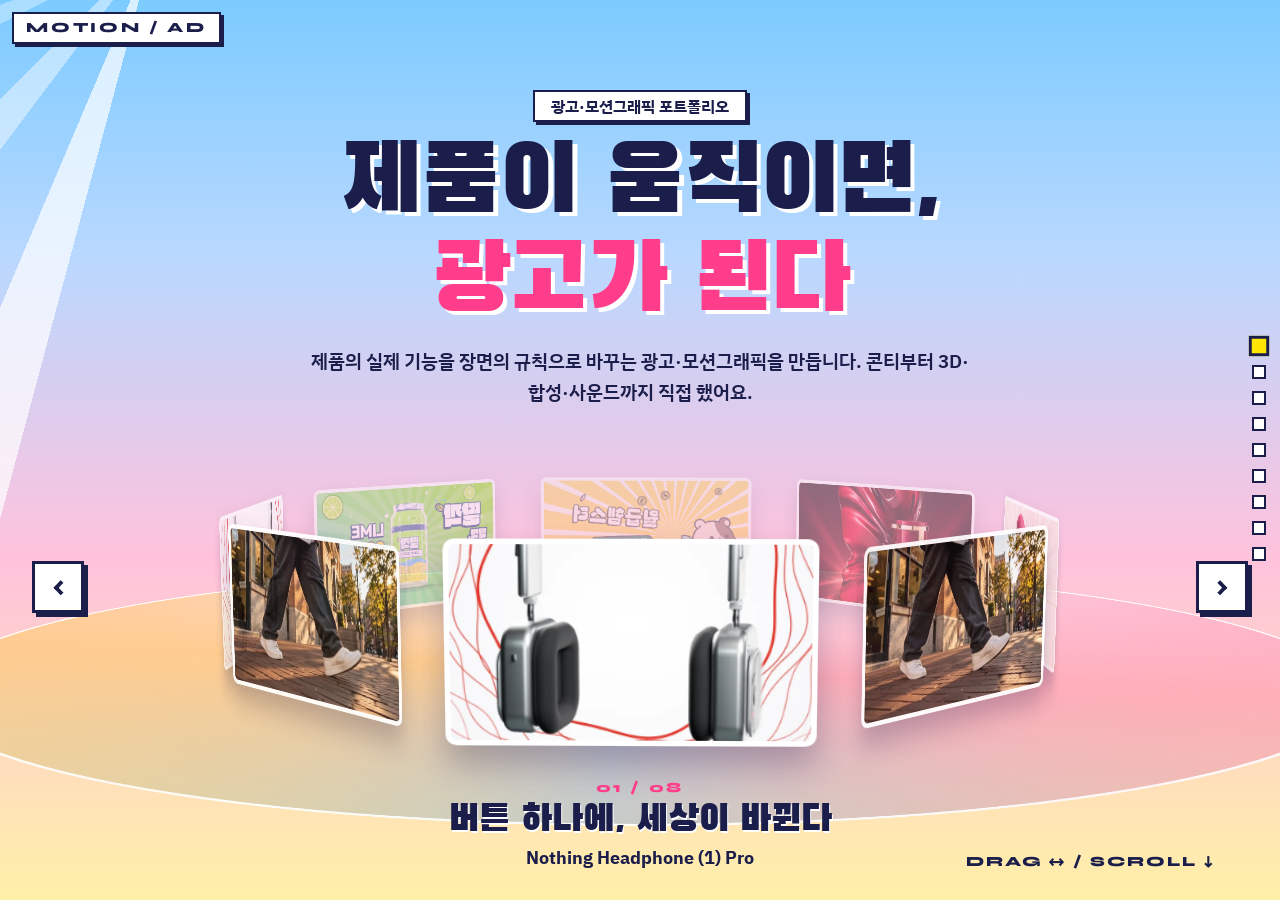
<file: index.html>
<!doctype html><html lang="ko"><head><meta charset="utf-8"><meta name="viewport" content="width=device-width,initial-scale=1"><title>광고·모션그래픽 포트폴리오</title><script>document.documentElement.classList.add("js")</script><link rel="preconnect" href="https://fonts.googleapis.com"><link rel="preconnect" href="https://fonts.gstatic.com" crossorigin><link rel="icon" href="data:image/svg+xml,%3Csvg xmlns=%27http://www.w3.org/2000/svg%27 viewBox=%270 0 32 32%27%3E%3Crect width=%2732%27 height=%2732%27 rx=%276%27 fill=%27%23FFE600%27/%3E%3Cpath d=%27M11 8l14 8-14 8z%27 fill=%27%23111%27/%3E%3C/svg%3E"><link rel="stylesheet" href="https://fonts.googleapis.com/css2?family=Anton&family=Black+Han+Sans&family=IBM+Plex+Sans+KR:wght@400;600;700&family=Syne:wght@700;800&display=swap"><link rel="stylesheet" href="assets/home.css?v=b5dd5de9"><script src="assets/home.js?v=cbc4c4ab" defer></script></head><body class="home"><a class="mark sy" href="#sc-hero" data-go="sc-hero">Motion / Ad</a><nav class="dots" id="dots"><a href="#sc-hero" aria-label="처음"></a><a href="#sc-headphone-button-world" aria-label="버튼 하나에, 세상이 바뀐다"></a><a href="#sc-headphone-ai-film" aria-label="OWN YOUR TEMPO — 실사판"></a><a href="#sc-perfume-red-unfold" aria-label="붉게 펼쳐지다"></a><a href="#sc-perfume-ai-film" aria-label="붉게 펼쳐지다 — 실사판"></a><a href="#sc-hamster-payday" aria-label="이번 달 내 월급, 햄스터는 알고 있다"></a><a href="#sc-ttalkak-lime-soda" aria-label="딸깍, 여름이 터진다"></a><a href="#sc-browse" aria-label="제품·형식으로 보기"></a><a href="#sc-contact" aria-label="연락"></a></nav><main class="snap" id="snap"><section class="sc hero sky on" id="sc-hero" data-c="#B8D8FF"><div class="head"><span class="kick fade" style="--d:100ms">광고·모션그래픽 포트폴리오</span><h1 class="han"><span class="ln l1" data-split>제품이 움직이면,</span><span class="ln l2" data-split>광고가 된다</span></h1><p class="intro fade" style="--d:900ms">제품의 실제 기능을 장면의 규칙으로 바꾸는 광고·모션그래픽을 만듭니다. 콘티부터 3D·합성·사운드까지 직접 했어요.</p></div><div class="stage" data-ring data-auto><div class="floor"></div><div class="ring"><a class="cd" href="#sc-headphone-button-world" data-go="sc-headphone-button-world" data-t="버튼 하나에, 세상이 바뀐다" data-b="Nothing Headphone (1) Pro"><span class="in"><video autoplay muted loop playsinline preload="metadata" poster="media/headphone/film-cover.webp" src="media/headphone/loop.mp4" aria-label="버튼 하나에, 세상이 바뀐다 미리보기"></video></span><span class="cp"><b>버튼 하나에, 세상이 바뀐다</b><i>Nothing Headphone (1) Pro</i></span></a><a class="cd" href="#sc-headphone-ai-film" data-go="sc-headphone-ai-film" data-t="OWN YOUR TEMPO — 실사판" data-b="Nothing Headphone (1) Pro"><span class="in"><video autoplay muted loop playsinline preload="metadata" poster="media/headphone-film/v7-poster.webp" src="media/headphone-film/loop.mp4" aria-label="OWN YOUR TEMPO — 실사판 미리보기"></video></span><span class="cp"><b>OWN YOUR TEMPO — 실사판</b><i>Nothing Headphone (1) Pro</i></span></a><a class="cd" href="#sc-perfume-red-unfold" data-go="sc-perfume-red-unfold" data-t="붉게 펼쳐지다" data-b="Carolina Herrera La Bomba Intensa"><span class="in"><video autoplay muted loop playsinline preload="metadata" poster="media/perfume-motion/style-s2.webp" src="media/perfume-motion/loop.mp4" aria-label="붉게 펼쳐지다 미리보기"></video></span><span class="cp"><b>붉게 펼쳐지다</b><i>Carolina Herrera La Bomba Intensa</i></span></a><a class="cd" href="#sc-perfume-ai-film" data-go="sc-perfume-ai-film" data-t="붉게 펼쳐지다 — 실사판" data-b="Carolina Herrera La Bomba Intensa"><span class="in"><video autoplay muted loop playsinline preload="metadata" poster="media/perfume-film/keyvisual-v1.webp" src="media/perfume-film/loop.mp4" aria-label="붉게 펼쳐지다 — 실사판 미리보기"></video></span><span class="cp"><b>붉게 펼쳐지다 — 실사판</b><i>Carolina Herrera La Bomba Intensa</i></span></a><a class="cd" href="#sc-hamster-payday" data-go="sc-hamster-payday" data-t="이번 달 내 월급, 햄스터는 알고 있다" data-b="월급햄스터 (직접 만든 앱, 출시 준비 중)"><span class="in"><video autoplay muted loop playsinline preload="metadata" poster="media/app/poster-wide.webp" src="media/app/loop.mp4" aria-label="이번 달 내 월급, 햄스터는 알고 있다 미리보기"></video></span><span class="cp"><b>이번 달 내 월급, 햄스터는 알고 있다</b><i>월급햄스터 (직접 만든 앱, 출시 준비 중)</i></span></a><a class="cd" href="#sc-ttalkak-lime-soda" data-go="sc-ttalkak-lime-soda" data-t="딸깍, 여름이 터진다" data-b="딸깍(TTALKAK) LIME SODA — 가상 브랜드 · 판매용 아님 · 포트폴리오 콘셉트"><span class="in"><video autoplay muted loop playsinline preload="metadata" poster="media/drink/poster-wide.webp" src="media/drink/loop.mp4" aria-label="딸깍, 여름이 터진다 미리보기"></video></span><span class="cp"><b>딸깍, 여름이 터진다</b><i>딸깍(TTALKAK) LIME SODA — 가상 브랜드 · 판매용 아님 · 포트폴리오 콘셉트</i></span></a><a class="cd" href="#sc-headphone-button-world" data-go="sc-headphone-button-world" data-t="버튼 하나에, 세상이 바뀐다" data-b="Nothing Headphone (1) Pro"><span class="in"><img src="media/headphone/film-cover.webp" width="810" height="1080" alt="버튼 하나에, 세상이 바뀐다"></span><span class="cp"><b>버튼 하나에, 세상이 바뀐다</b><i>Nothing Headphone (1) Pro</i></span></a><a class="cd" href="#sc-headphone-ai-film" data-go="sc-headphone-ai-film" data-t="OWN YOUR TEMPO — 실사판" data-b="Nothing Headphone (1) Pro"><span class="in"><img src="media/headphone-film/v7-poster.webp" width="1280" height="720" alt="OWN YOUR TEMPO — 실사판"></span><span class="cp"><b>OWN YOUR TEMPO — 실사판</b><i>Nothing Headphone (1) Pro</i></span></a></div><div class="cap" aria-live="polite"></div><button class="nv p" type="button" aria-label="이전 작품">‹</button><button class="nv n" type="button" aria-label="다음 작품">›</button><div class="hint sy">Drag ↔ / Scroll ↓</div></div></section><section class="sc work" id="sc-headphone-button-world" style="--c:#E8372C;--t:#fff" data-c="#E8372C"><div class="vid"><video autoplay muted loop playsinline preload="metadata" poster="media/headphone/film-cover.webp" src="media/headphone/loop.mp4" aria-label="버튼 하나에, 세상이 바뀐다 미리보기"></video></div><div class="tx"><div class="top"><span class="no an" aria-hidden="true">01</span><div class="tgs"><span class="tg">테크·가전</span><span class="tg">3D·모션그래픽 광고</span><span class="tg">콘티·프리비즈</span><span class="tg">리듬·테크</span></div></div><h2 class="han" data-split>버튼 하나에, 세상이 바뀐다</h2><p class="brand an fade" style="--d:580ms">Nothing Headphone (1) Pro</p><p class="lede fade" style="--d:710ms">롤러를 누르고, 길게 누르고, 돌리고, 패들을 밀 때마다 음악과 화면이 바뀌는 32초 모션그래픽. 재생 버튼으로 시작해 일시정지 버튼으로 끝나요.</p><div class="stats fade" style="--d:840ms"><div><b>32초</b><span>1080p 본편 · 768프레임</span></div><div><b>9장면</b><span>모두 실제 조작에서 시작</span></div><div><b>16대역</b><span>소리를 따라가는 이퀄라이저</span></div></div><a class="cta fade" style="--d:1100ms" href="work/headphone-button-world/index.html">케이스 스터디 →</a></div></section><section class="sc work r" id="sc-headphone-ai-film" style="--c:#2F6BFF;--t:#fff" data-c="#2F6BFF"><div class="vid"><video autoplay muted loop playsinline preload="metadata" poster="media/headphone-film/v7-poster.webp" src="media/headphone-film/loop.mp4" aria-label="OWN YOUR TEMPO — 실사판 미리보기"></video></div><div class="tx"><div class="top"><span class="no an" aria-hidden="true">02</span><div class="tgs"><span class="tg">테크·가전</span><span class="tg">AI 영상 광고</span><span class="tg">콘티·프리비즈</span><span class="tg">인물·스토리</span></div></div><h2 class="han" data-split>OWN YOUR TEMPO — 실사판</h2><p class="brand an fade" style="--d:580ms">Nothing Headphone (1) Pro</p><p class="lede fade" style="--d:710ms">헤드폰을 쓴 한 사람의 하루를 20초로 담은 AI 영상 광고 시안이에요. 거리·계단·옥상, 레코드점·인쇄소·세탁소·기차·농구장까지 장소와 이야기를 바꿔 가며 7편을 만들었고, 이 과정에서 얻은 결론으로 모션그래픽 본편을 다시 만들었어요.</p><div class="stats fade" style="--d:840ms"><div><b>7편</b><span>20초 · 1280×720 편집본</span></div><div><b>25개</b><span>5편 묶음 생성 테이크</span></div><div><b>32초</b><span>City Beat 프리비즈</span></div></div><a class="cta fade" style="--d:1100ms" href="work/headphone-ai-film/index.html">케이스 스터디 →</a></div></section><section class="sc work" id="sc-perfume-red-unfold" style="--c:#D3123E;--t:#fff" data-c="#D3123E"><div class="vid"><video autoplay muted loop playsinline preload="metadata" poster="media/perfume-motion/style-s2.webp" src="media/perfume-motion/loop.mp4" aria-label="붉게 펼쳐지다 미리보기"></video></div><div class="tx"><div class="top"><span class="no an" aria-hidden="true">03</span><div class="tgs"><span class="tg">뷰티·향수</span><span class="tg">3D·모션그래픽 광고</span><span class="tg">콘티·프리비즈</span><span class="tg">럭셔리·감성</span><span class="tg live"><i class="dot"></i>32초 본편 v1(무음) · 유리 질감·소리를 더할 v2 준비 중</span></div></div><h2 class="han" data-split>붉게 펼쳐지다</h2><p class="brand an fade" style="--d:580ms">Carolina Herrera La Bomba Intensa</p><p class="lede fade" style="--d:710ms">한 방울의 붉은 향이 실크 리본처럼 펼쳐져 나비형 병이 되고, 분사 한 번에 화면 전체가 붉은 나비로 번지는 32초 모션그래픽. 병의 &#x27;접힌 날개&#x27; 구조를 모션의 규칙으로 썼어요.</p><div class="stats fade" style="--d:840ms"><div><b>32초</b><span>본편 v1 · 768프레임</span></div><div><b>16마디</b><span>9장면 콘티</span></div><div><b>6초</b><span>시험본 (승인)</span></div></div><a class="cta fade" style="--d:1100ms" href="work/perfume-red-unfold/index.html">케이스 스터디 →</a></div></section><section class="sc work r" id="sc-perfume-ai-film" style="--c:#B0123A;--t:#fff" data-c="#B0123A"><div class="vid"><video autoplay muted loop playsinline preload="metadata" poster="media/perfume-film/keyvisual-v1.webp" src="media/perfume-film/loop.mp4" aria-label="붉게 펼쳐지다 — 실사판 미리보기"></video></div><div class="tx"><div class="top"><span class="no an" aria-hidden="true">04</span><div class="tgs"><span class="tg">뷰티·향수</span><span class="tg">AI 영상 광고</span><span class="tg">키비주얼·포스터</span><span class="tg">콘티·프리비즈</span><span class="tg">인물·스토리</span></div></div><h2 class="han" data-split>붉게 펼쳐지다 — 실사판</h2><p class="brand an fade" style="--d:580ms">Carolina Herrera La Bomba Intensa</p><p class="lede fade" style="--d:710ms">외출 준비 → 향수 분사 → 행사 입장. 같은 인물의 저녁을 32초로 보여 주는 AI 영상 광고예요. 버전마다 받은 피드백을 하나씩 반영해 v5까지 만들었어요.</p><div class="stats fade" style="--d:840ms"><div><b>32초</b><span>1080p · 768프레임 · 11컷</span></div><div><b>5버전</b><span>피드백 반영 반복</span></div><div><b>12개</b><span>직접 합성한 효과음</span></div></div><a class="cta fade" style="--d:1100ms" href="work/perfume-ai-film/index.html">케이스 스터디 →</a></div></section><section class="sc work" id="sc-hamster-payday" style="--c:#2FBF8C;--t:#111" data-c="#2FBF8C"><div class="vid"><video autoplay muted loop playsinline preload="metadata" poster="media/app/poster-wide.webp" src="media/app/loop.mp4" aria-label="이번 달 내 월급, 햄스터는 알고 있다 미리보기"></video></div><div class="tx"><div class="top"><span class="no an" aria-hidden="true">05</span><div class="tgs"><span class="tg">앱·서비스</span><span class="tg">SNS 세로 컷</span><span class="tg">콘티·프리비즈</span><span class="tg">UI·키네틱 타이포</span></div></div><h2 class="han" data-split>이번 달 내 월급, 햄스터는 알고 있다</h2><p class="brand an fade" style="--d:580ms">월급햄스터 (직접 만든 앱, 출시 준비 중)</p><p class="lede fade" style="--d:710ms">직접 만든 알바 월급 계산 앱의 광고예요. 퇴근 버튼 한 번 → 오늘 번 돈 → 이번 달 실수령 → 명세서 대조 → 계산 근거, 앱의 실제 기능 순서가 그대로 장면이 되는 세로 30초예요.</p><div class="stats fade" style="--d:840ms"><div><b>30초</b><span>세로 본편 · 1080×1920</span></div><div><b>6초×2</b><span>SNS 범퍼</span></div><div><b>15초</b><span>가로 컷다운</span></div></div><a class="cta fade" style="--d:1100ms" href="work/hamster-payday/index.html">케이스 스터디 →</a></div></section><section class="sc work r" id="sc-ttalkak-lime-soda" style="--c:#8BE000;--t:#111" data-c="#8BE000"><div class="vid"><video autoplay muted loop playsinline preload="metadata" poster="media/drink/poster-wide.webp" src="media/drink/loop.mp4" aria-label="딸깍, 여름이 터진다 미리보기"></video></div><div class="tx"><div class="top"><span class="no an" aria-hidden="true">06</span><div class="tgs"><span class="tg">음료·식품</span><span class="tg">3D·모션그래픽 광고</span><span class="tg">SNS 세로 컷</span><span class="tg">키비주얼·포스터</span><span class="tg">상큼·발랄</span></div></div><h2 class="han" data-split>딸깍, 여름이 터진다</h2><p class="brand an fade" style="--d:580ms">딸깍(TTALKAK) LIME SODA — 가상 브랜드 · 판매용 아님 · 포트폴리오 콘셉트</p><p class="lede fade" style="--d:710ms">직접 만든 가상 탄산음료 브랜드 딸깍(TTALKAK) LIME SODA. 3D 캔과 2D 모션그래픽으로 만든 가로 20초 본편, SNS 세로 15초, 세로 포스터 2장, 브랜드 시트까지 한 세트예요.</p><div class="stats fade" style="--d:840ms"><div><b>20초</b><span>가로 본편 · 1920×1080 · 30fps</span></div><div><b>15초</b><span>세로 SNS · 1080×1920 · 30fps</span></div><div><b>2장</b><span>세로 포스터 · 2160×2700</span></div></div><a class="cta fade" style="--d:1100ms" href="work/ttalkak-lime-soda/index.html">케이스 스터디 →</a></div></section><section class="sc browse sky b" id="sc-browse" data-c="#FFC2DC"><div class="head"><span class="kick">제품 · 형식</span><h2 class="han" data-split>제품·형식으로 보기</h2><nav class="fbar" aria-label="작품 필터"><a class="fbtn on" data-k="all" href="#filter/all">전체</a><a class="fbtn" data-k="tech" href="#filter/tech">테크·가전</a><a class="fbtn" data-k="beauty" href="#filter/beauty">뷰티·향수</a><a class="fbtn" data-k="drink" href="#filter/drink">음료·식품</a><a class="fbtn" data-k="app" href="#filter/app">앱·서비스</a><a class="fbtn" data-k="3d-motion" href="#filter/3d-motion">3D·모션그래픽 광고</a><a class="fbtn" data-k="ai-film" href="#filter/ai-film">AI 영상 광고</a><a class="fbtn" data-k="keyvisual" href="#filter/keyvisual">키비주얼·포스터</a><a class="fbtn" data-k="storyboard" href="#filter/storyboard">콘티·프리비즈</a><a class="fbtn" data-k="social" href="#filter/social">SNS 세로 컷</a></nav></div><div class="stage" data-ring><div class="floor"></div><div class="ring"><a class="cd" href="#sc-headphone-button-world" data-go="sc-headphone-button-world" data-t="버튼 하나에, 세상이 바뀐다" data-b="Nothing Headphone (1) Pro" data-k="tech 3d-motion storyboard"><span class="in"><img src="media/headphone/film-cover.webp" width="810" height="1080" alt="버튼 하나에, 세상이 바뀐다 커버" loading="lazy" decoding="async"></span><span class="cp"><b>버튼 하나에, 세상이 바뀐다</b><i>Nothing Headphone (1) Pro</i></span></a><a class="cd" href="#sc-headphone-ai-film" data-go="sc-headphone-ai-film" data-t="OWN YOUR TEMPO — 실사판" data-b="Nothing Headphone (1) Pro" data-k="tech ai-film storyboard"><span class="in"><img src="media/headphone-film/v7-poster.webp" width="1280" height="720" alt="OWN YOUR TEMPO — 실사판 커버" loading="lazy" decoding="async"></span><span class="cp"><b>OWN YOUR TEMPO — 실사판</b><i>Nothing Headphone (1) Pro</i></span></a><a class="cd" href="#sc-perfume-red-unfold" data-go="sc-perfume-red-unfold" data-t="붉게 펼쳐지다" data-b="Carolina Herrera La Bomba Intensa" data-k="beauty 3d-motion storyboard"><span class="in"><img src="media/perfume-motion/style-s2.webp" width="1600" height="900" alt="붉게 펼쳐지다 커버" loading="lazy" decoding="async"></span><span class="cp"><b>붉게 펼쳐지다</b><i>Carolina Herrera La Bomba Intensa</i></span></a><a class="cd" href="#sc-perfume-ai-film" data-go="sc-perfume-ai-film" data-t="붉게 펼쳐지다 — 실사판" data-b="Carolina Herrera La Bomba Intensa" data-k="beauty ai-film keyvisual storyboard"><span class="in"><img src="media/perfume-film/keyvisual-v1.webp" width="1122" height="1402" alt="붉게 펼쳐지다 — 실사판 커버" loading="lazy" decoding="async"></span><span class="cp"><b>붉게 펼쳐지다 — 실사판</b><i>Carolina Herrera La Bomba Intensa</i></span></a><a class="cd" href="#sc-hamster-payday" data-go="sc-hamster-payday" data-t="이번 달 내 월급, 햄스터는 알고 있다" data-b="월급햄스터 (직접 만든 앱, 출시 준비 중)" data-k="app social storyboard"><span class="in"><img src="media/app/poster-wide.webp" width="1600" height="900" alt="이번 달 내 월급, 햄스터는 알고 있다 커버" loading="lazy" decoding="async"></span><span class="cp"><b>이번 달 내 월급, 햄스터는 알고 있다</b><i>월급햄스터 (직접 만든 앱, 출시 준비 중)</i></span></a><a class="cd" href="#sc-ttalkak-lime-soda" data-go="sc-ttalkak-lime-soda" data-t="딸깍, 여름이 터진다" data-b="딸깍(TTALKAK) LIME SODA — 가상 브랜드 · 판매용 아님 · 포트폴리오 콘셉트" data-k="drink 3d-motion social keyvisual"><span class="in"><img src="media/drink/poster-wide.webp" width="1600" height="900" alt="딸깍, 여름이 터진다 커버" loading="lazy" decoding="async"></span><span class="cp"><b>딸깍, 여름이 터진다</b><i>딸깍(TTALKAK) LIME SODA — 가상 브랜드 · 판매용 아님 · 포트폴리오 콘셉트</i></span></a></div><div class="cap" aria-live="polite"></div><button class="nv p" type="button" aria-label="이전 작품">‹</button><button class="nv n" type="button" aria-label="다음 작품">›</button><div class="hint sy">Drag ↔ / Scroll ↓</div></div></section><section class="sc ct" id="sc-contact" data-c="#FFE600"><h2 class="han"><span class="ln" data-split>다음 광고를</span><span class="ln" data-split>같이 만들어요</span></h2><span class="tg fade" style="--d:710ms">정윤상 · wjddbstkddla@naver.com</span><a class="up fade" style="--d:840ms" href="#sc-hero" data-go="sc-hero">↑ 처음으로</a><div class="foot"><p>모든 광고는 실제 브랜드와 관계없는 개인 비공식 콘셉트 작품입니다.</p><p>AI 생성 도구를 쓴 부분은 작품마다 따로 표기했습니다.</p></div></section></main><div class="ov"><div class="sh" id="sh"></div><div class="wp" id="wp"></div></div></body></html>
</file>
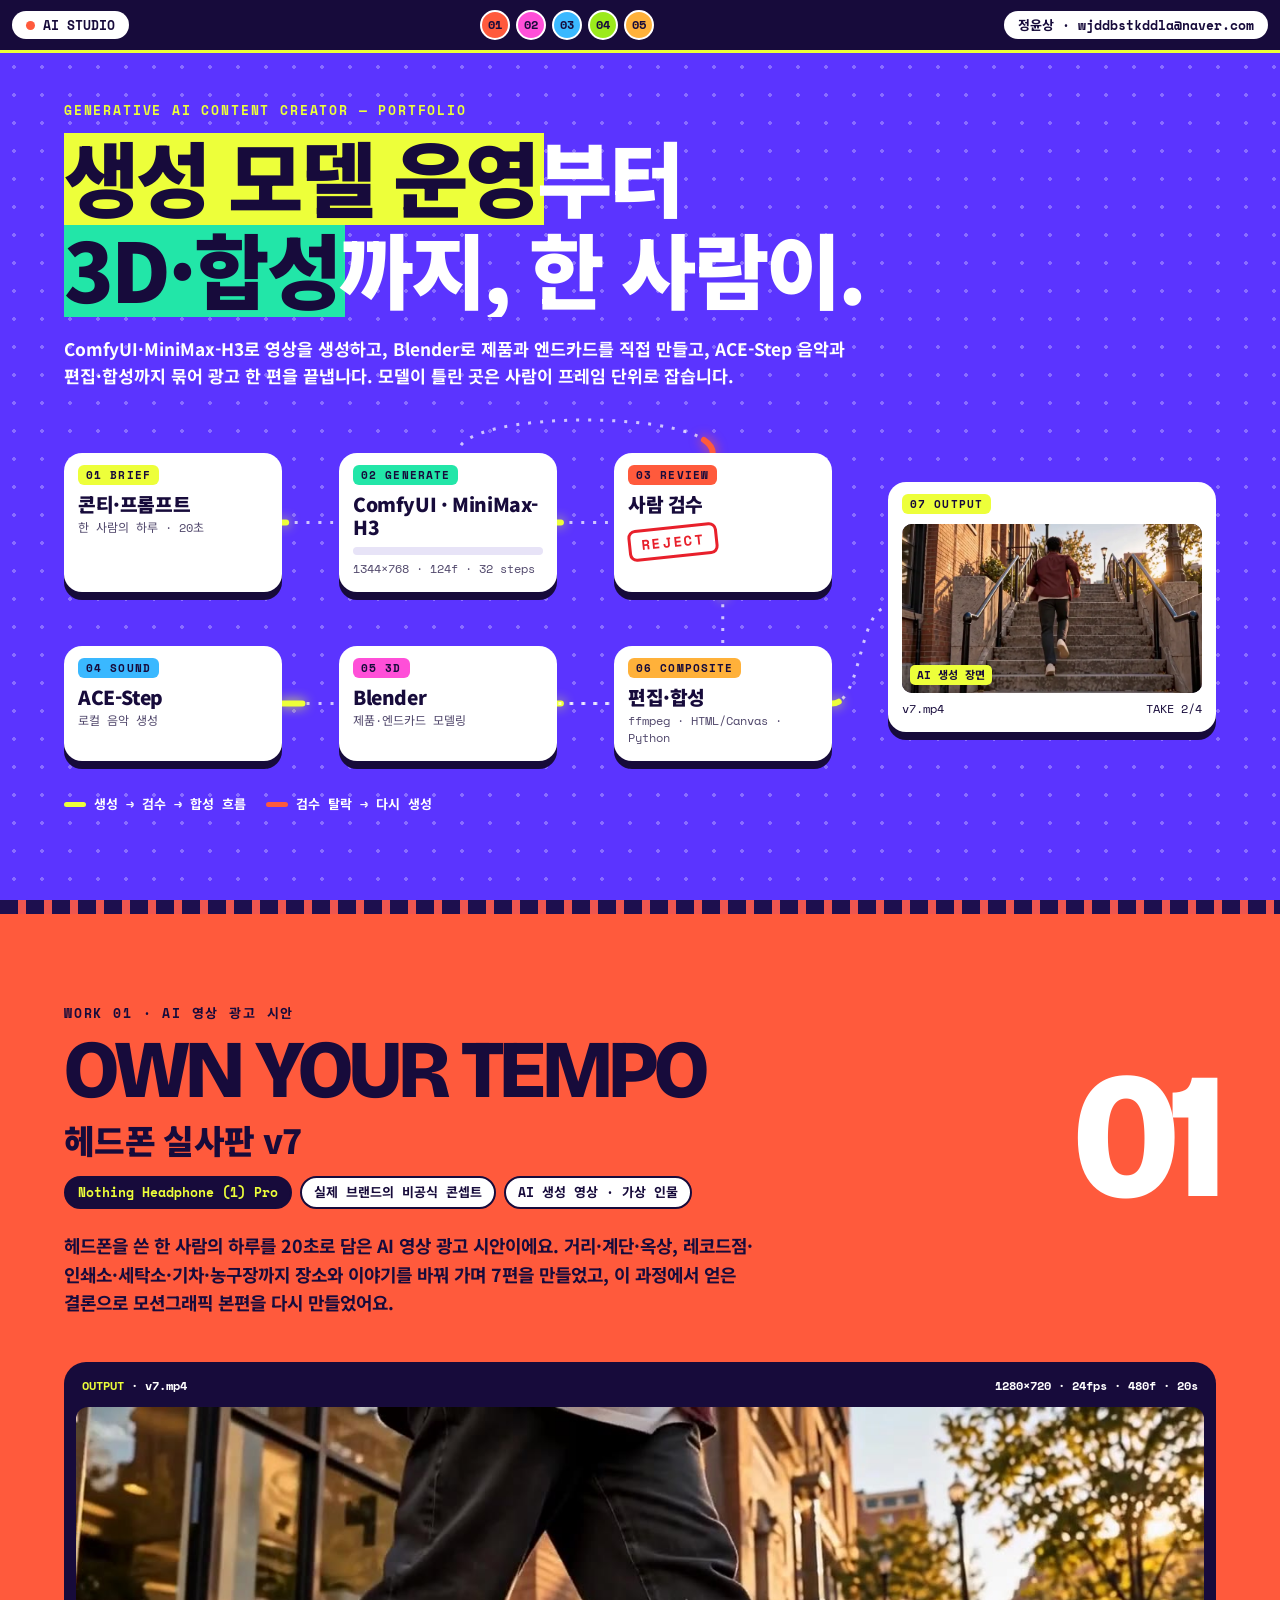
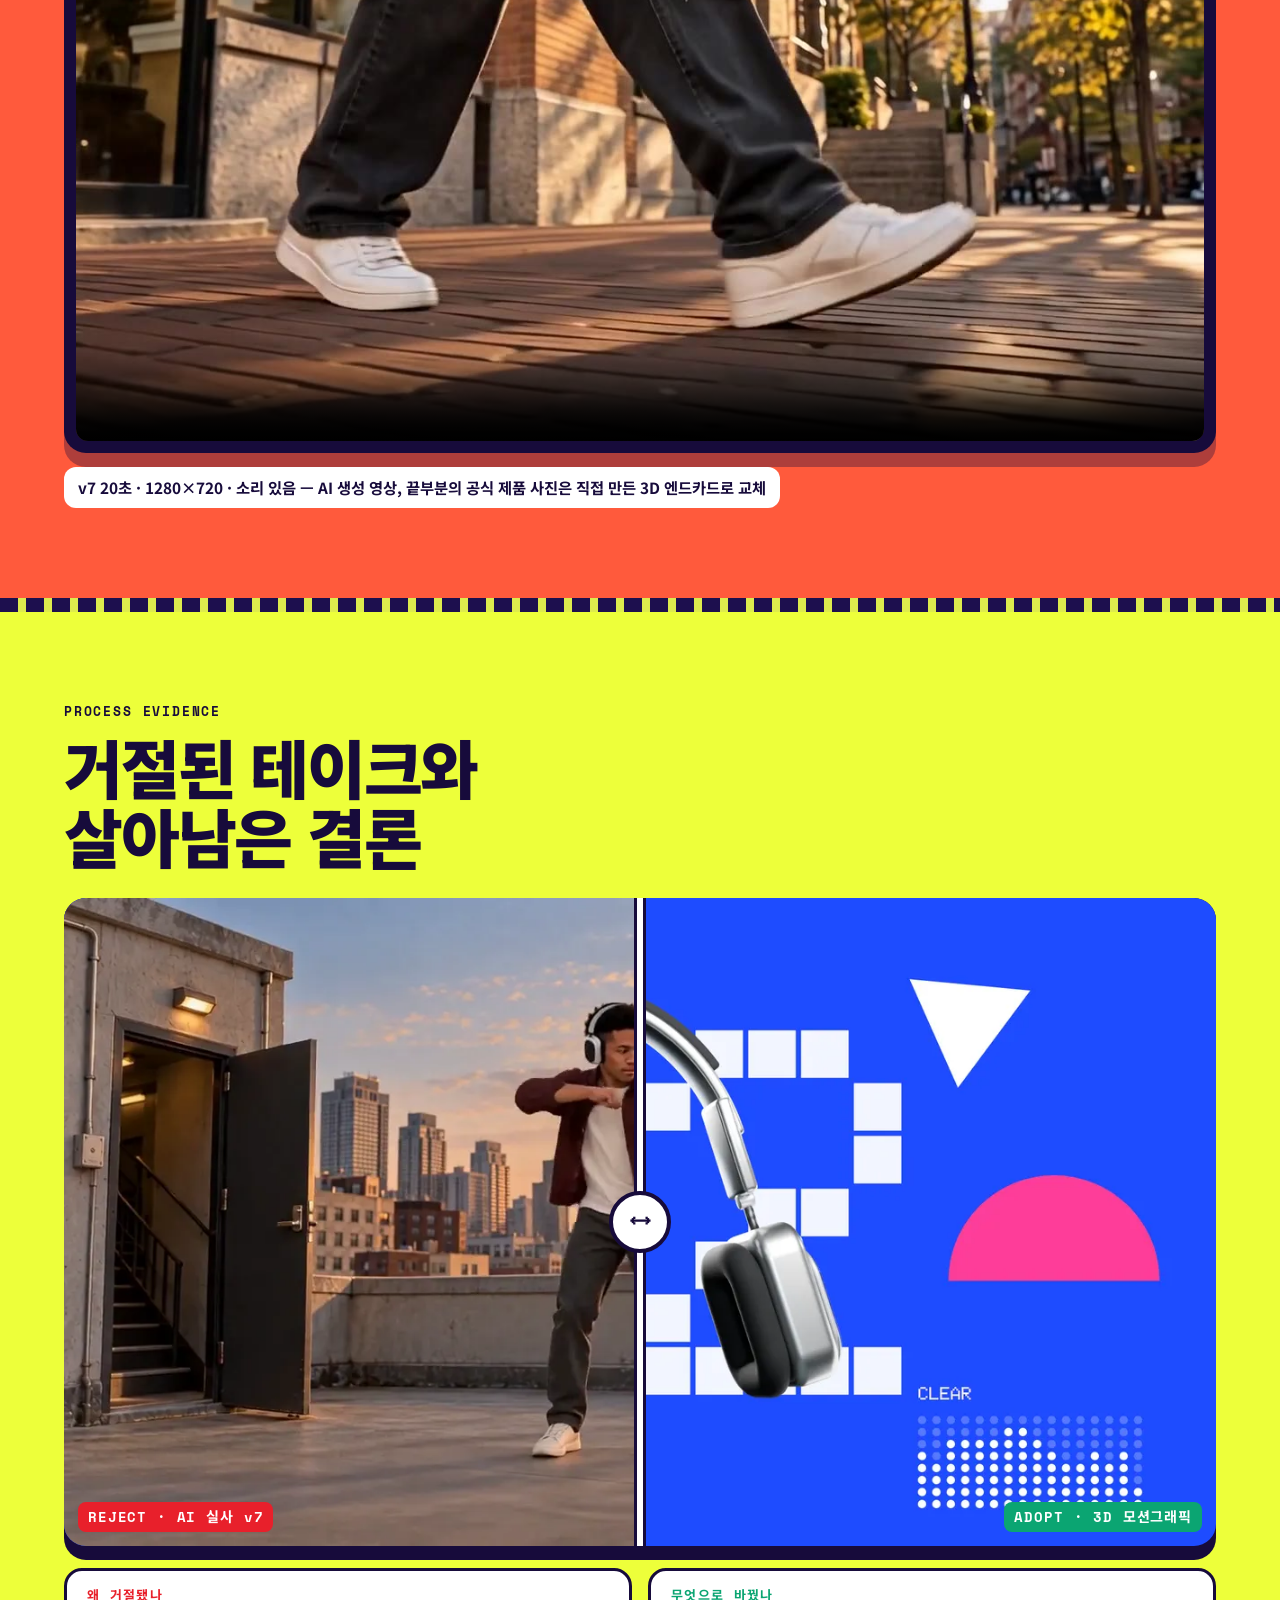
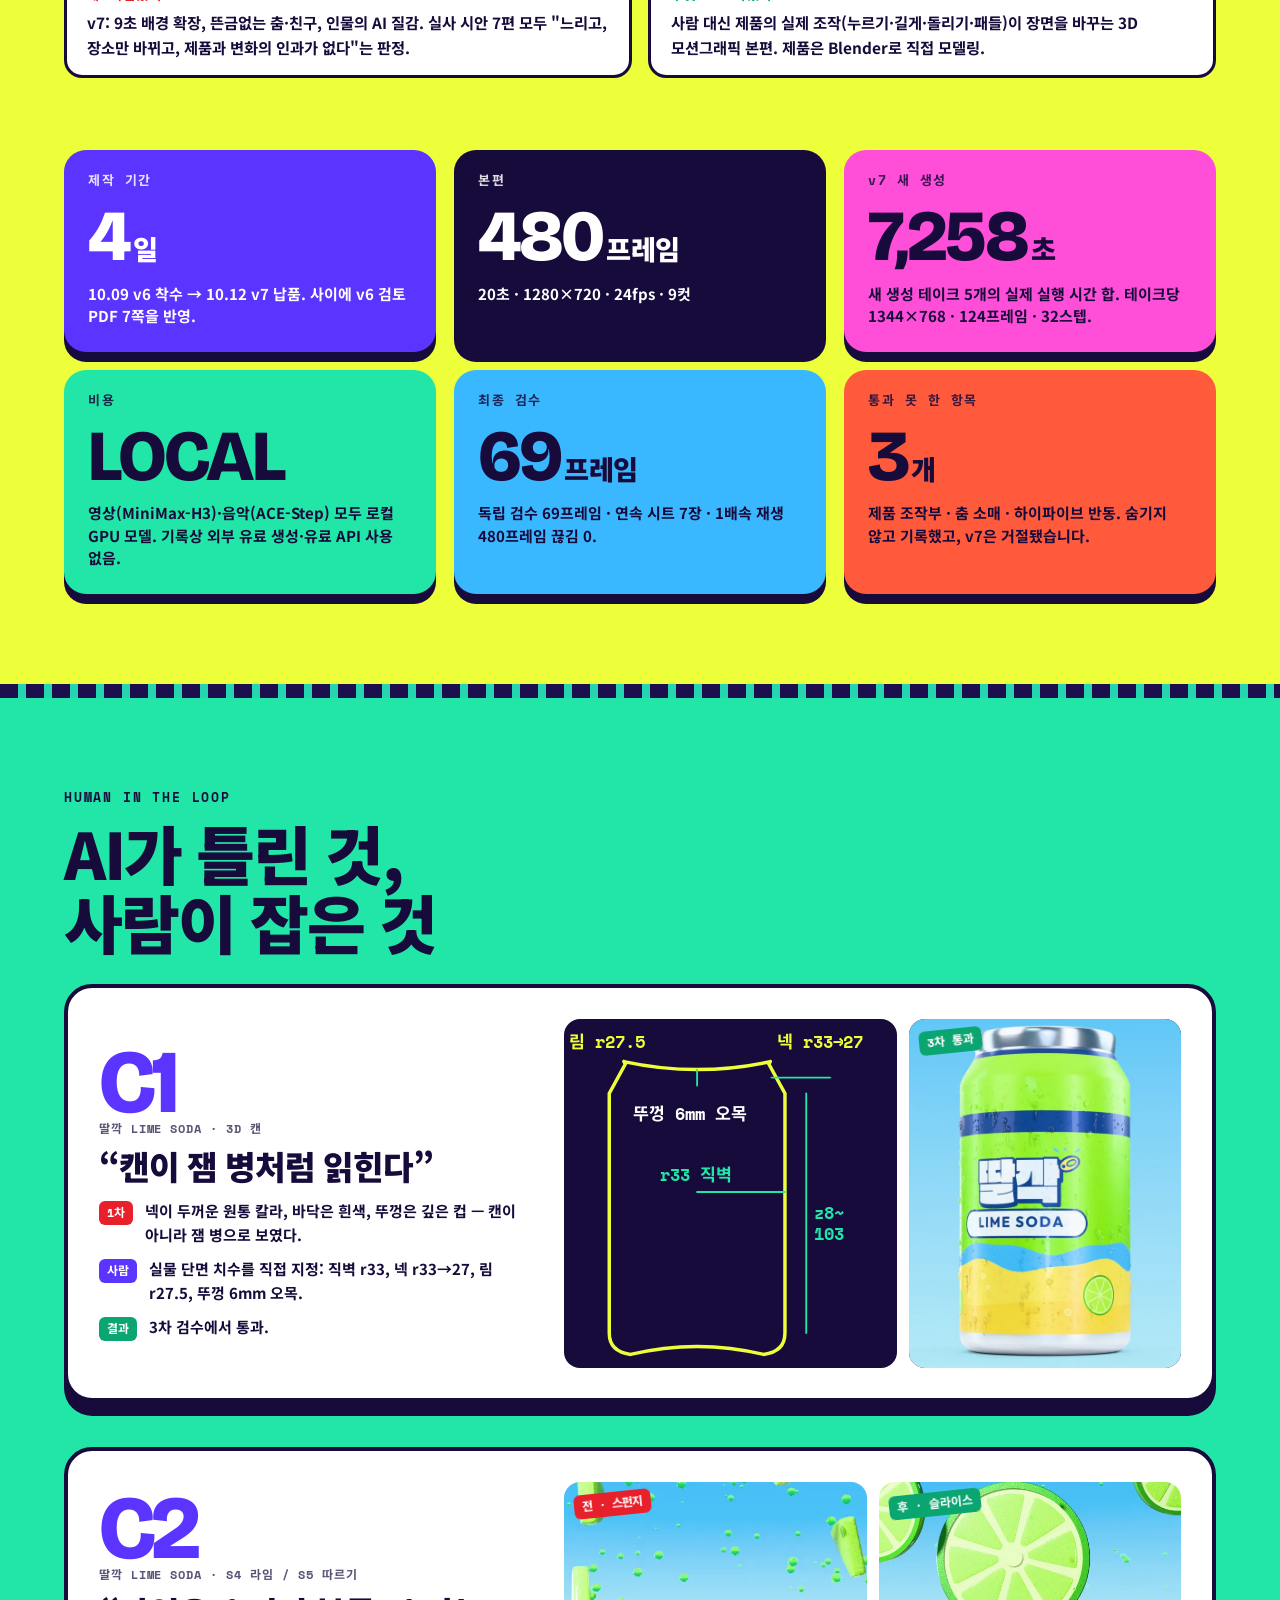
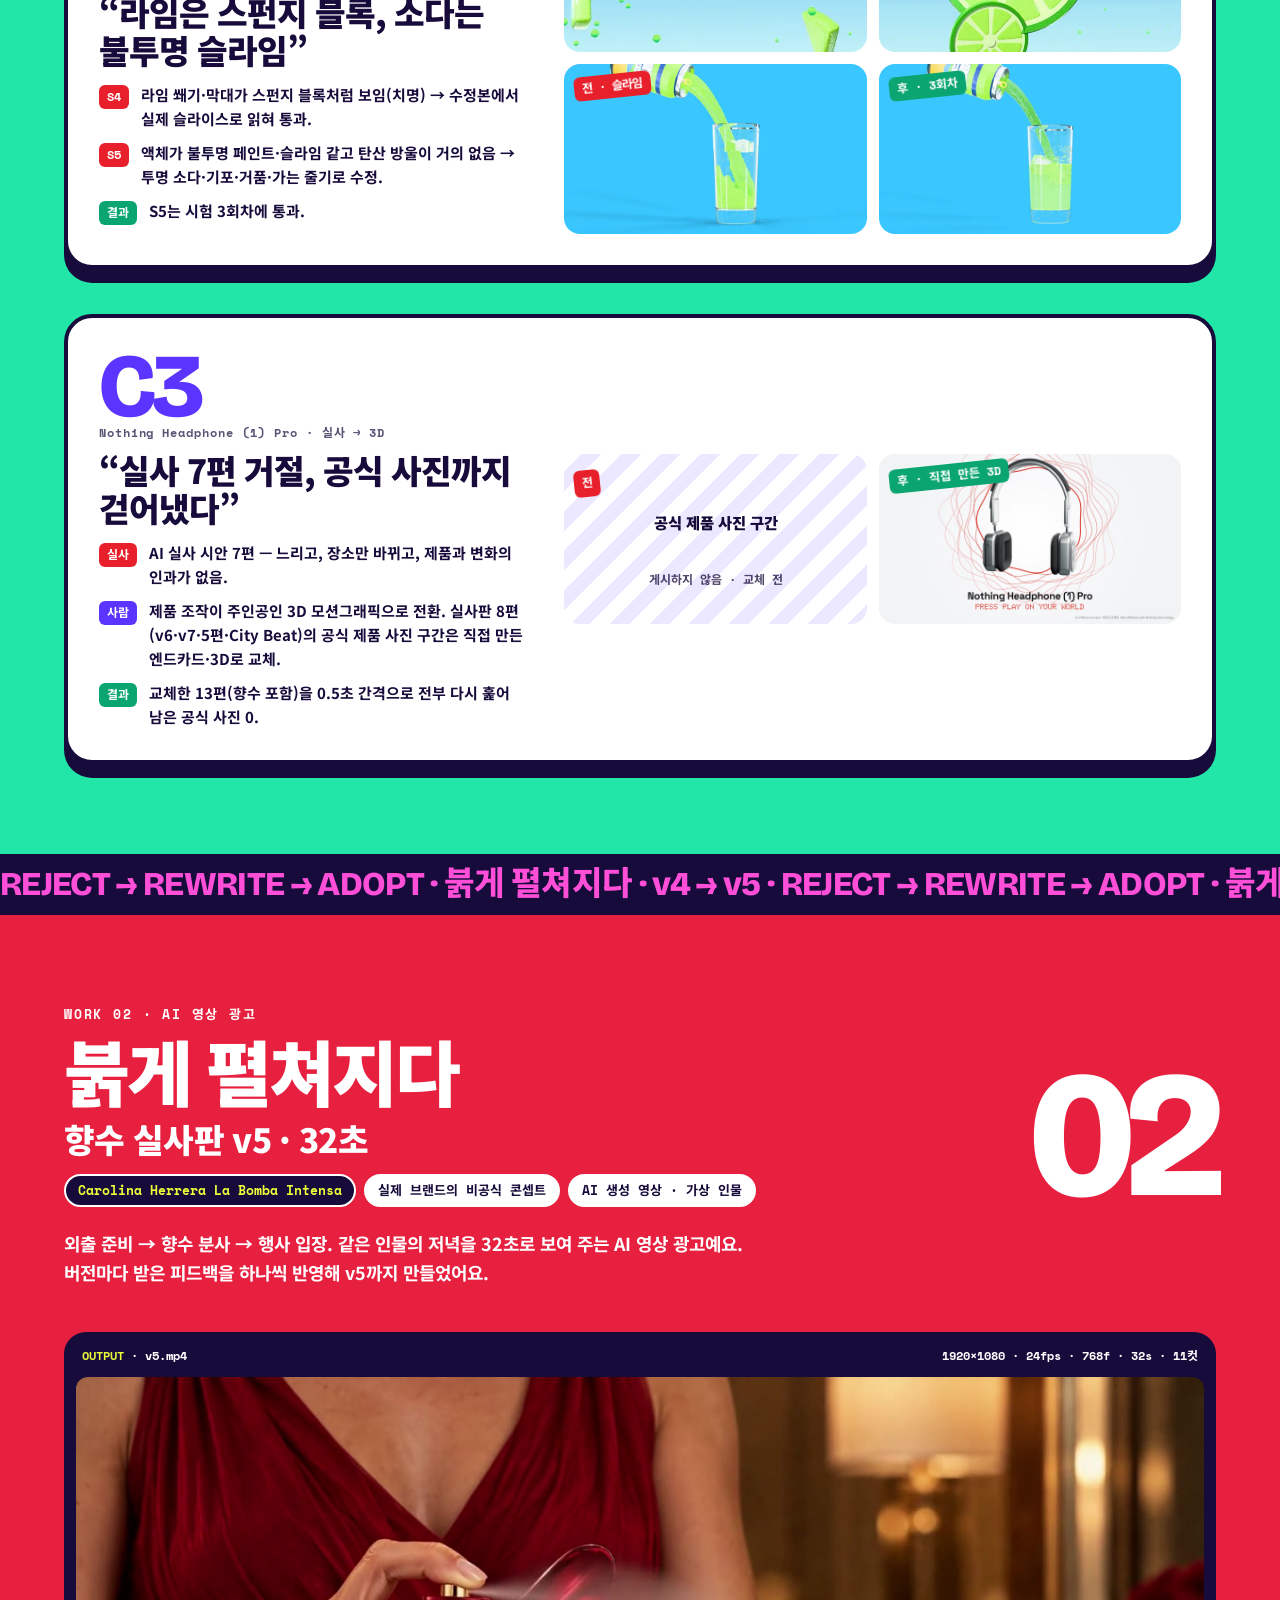
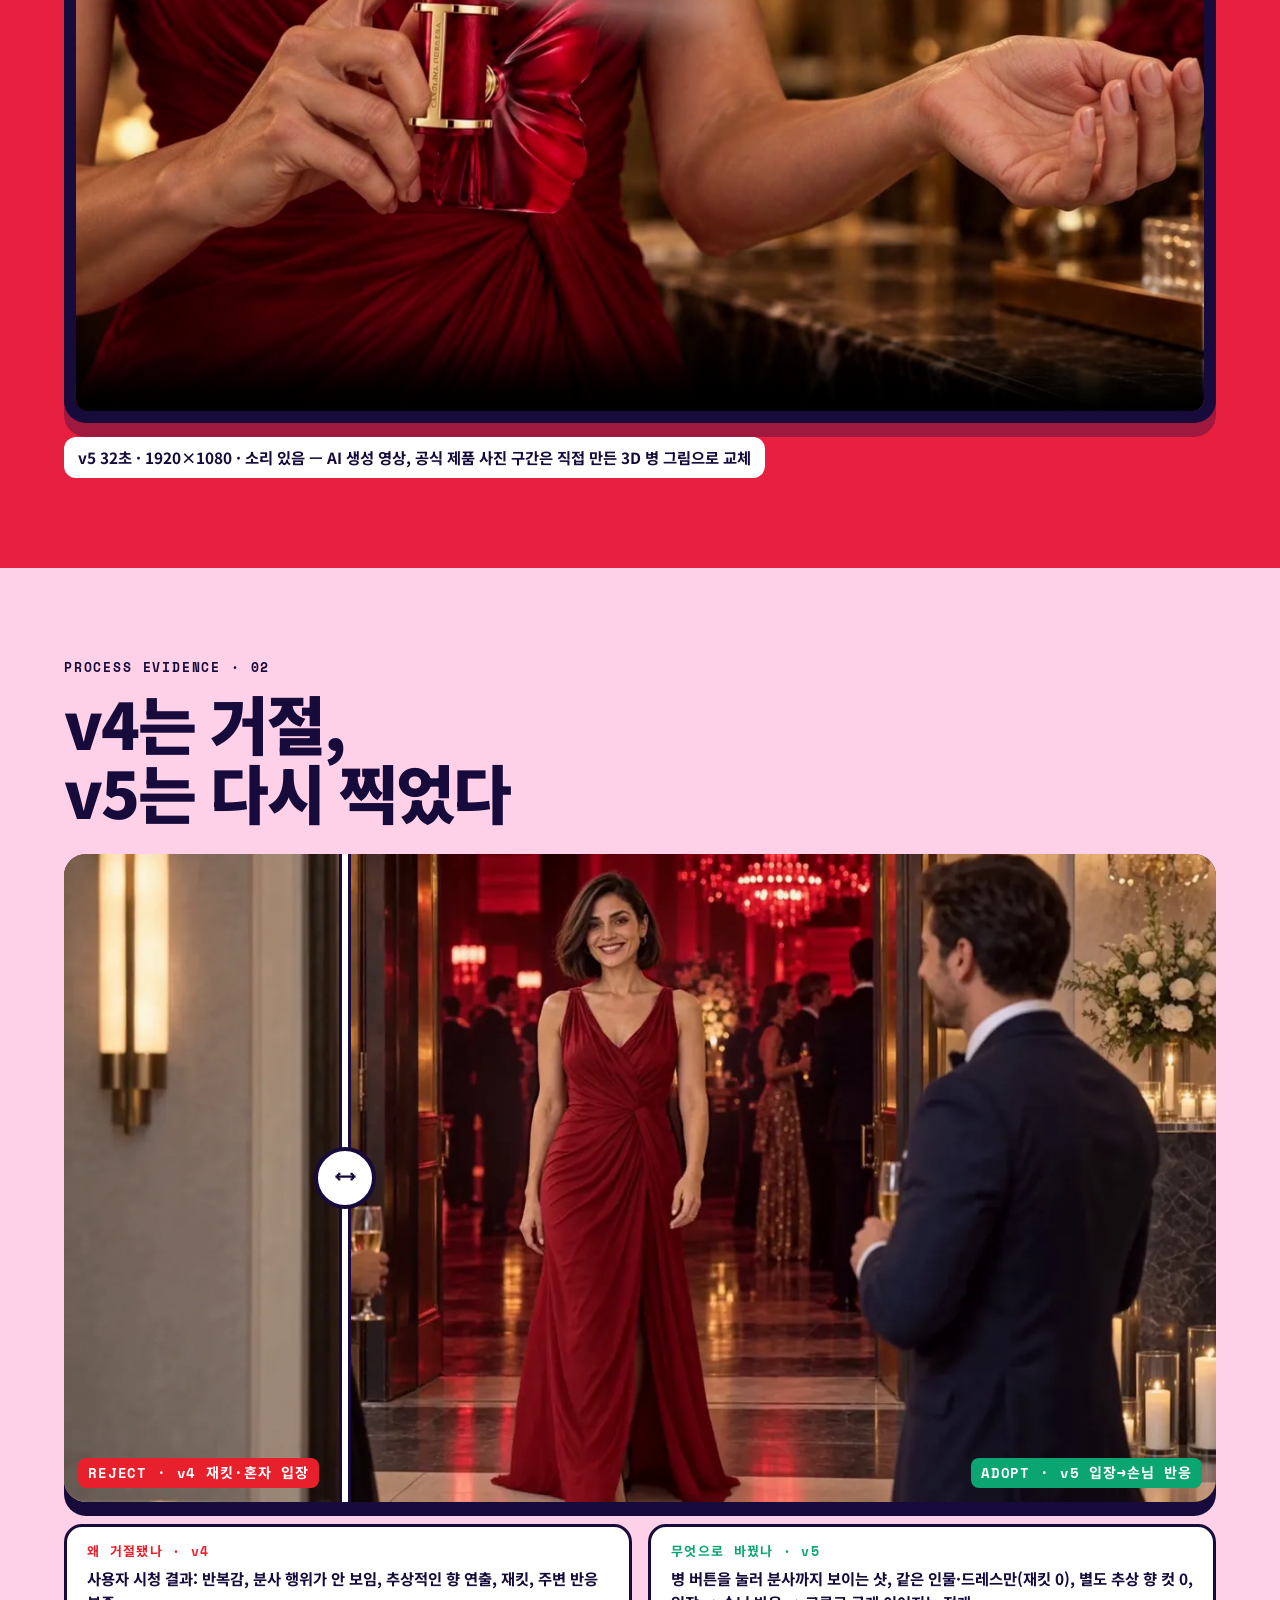
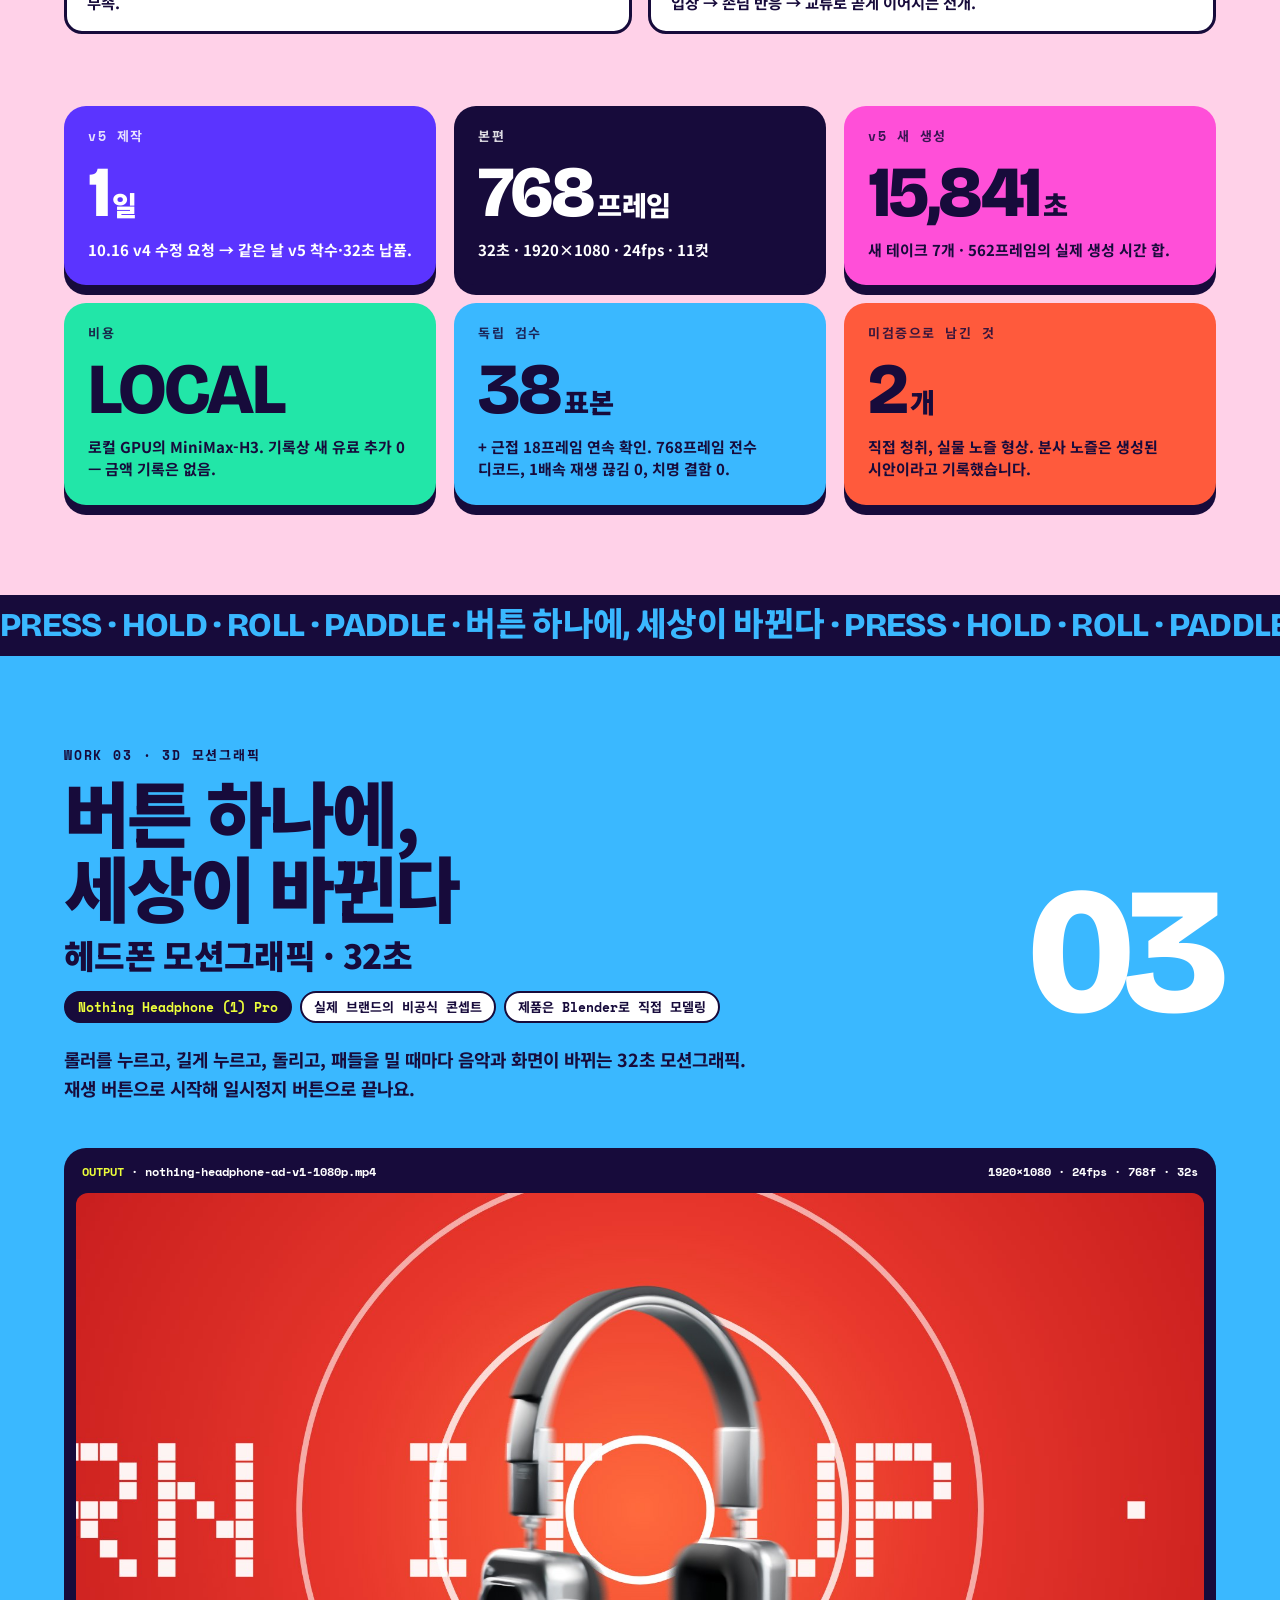
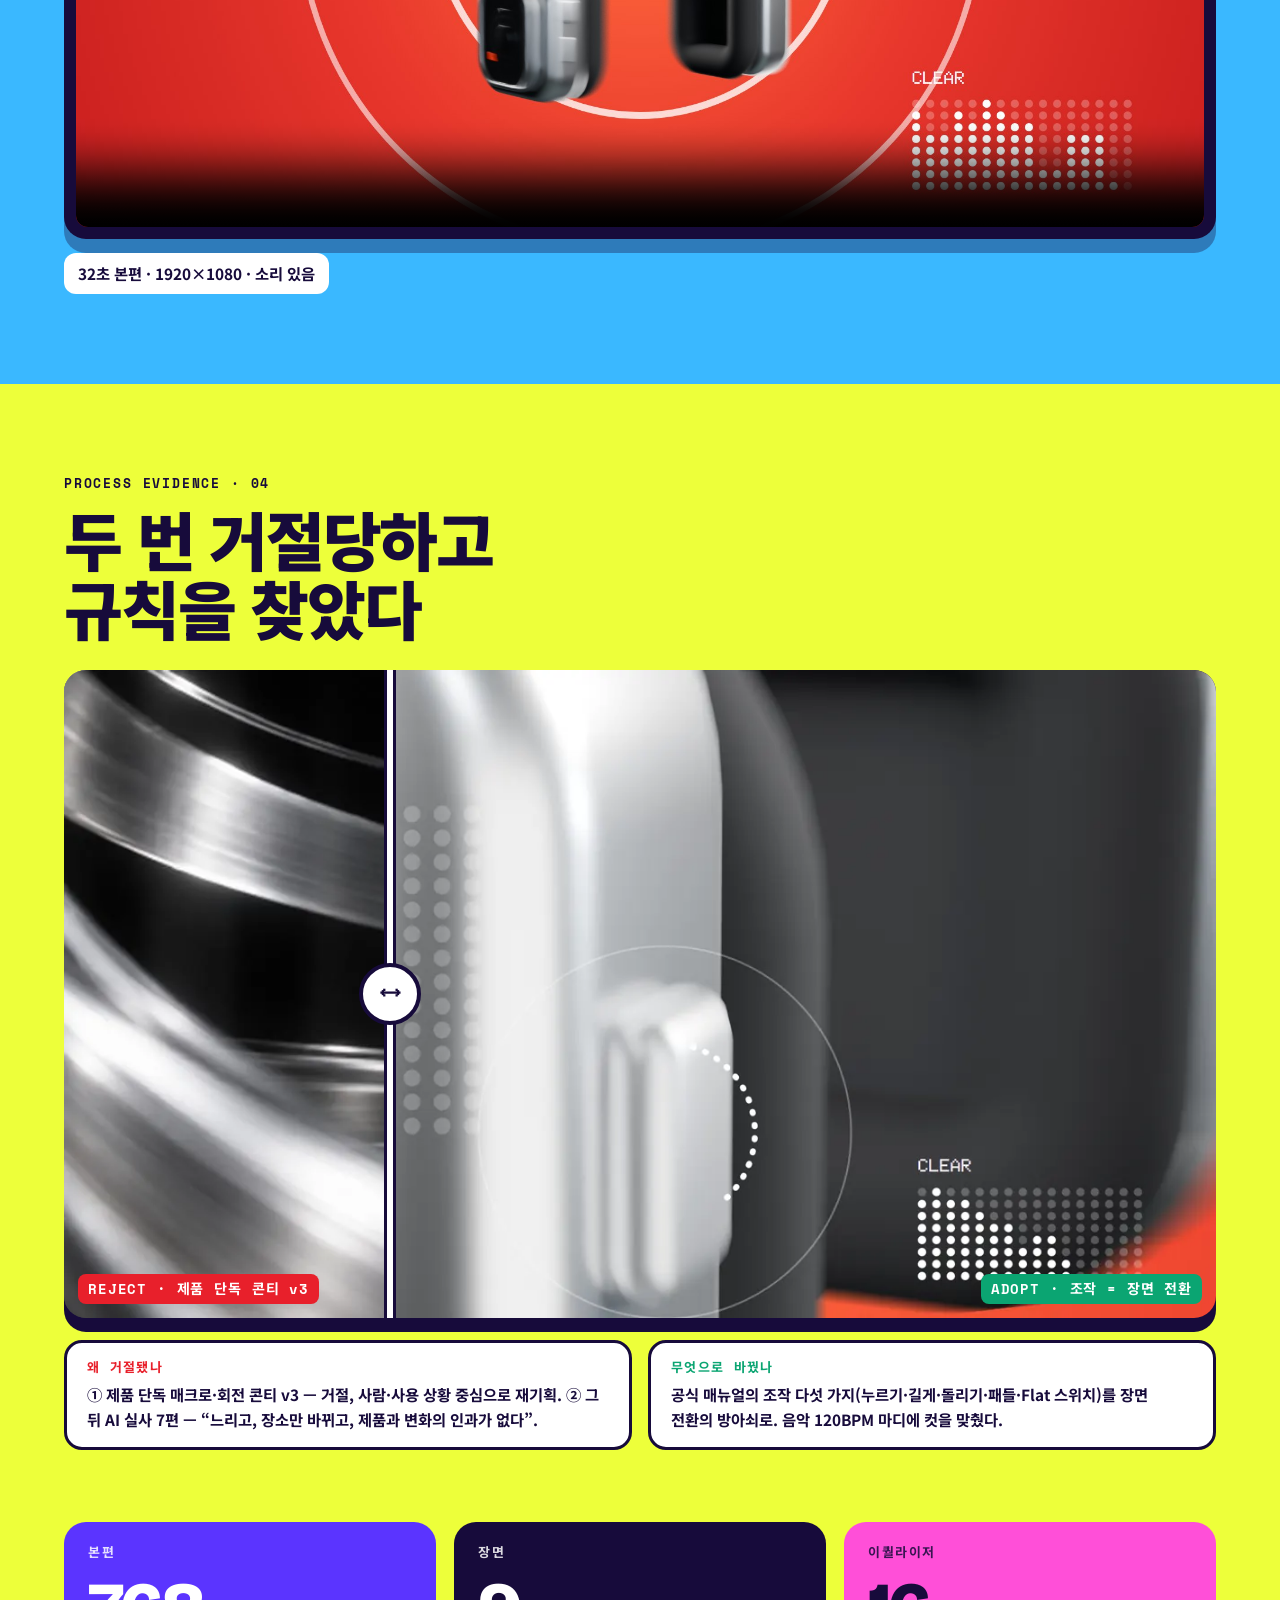
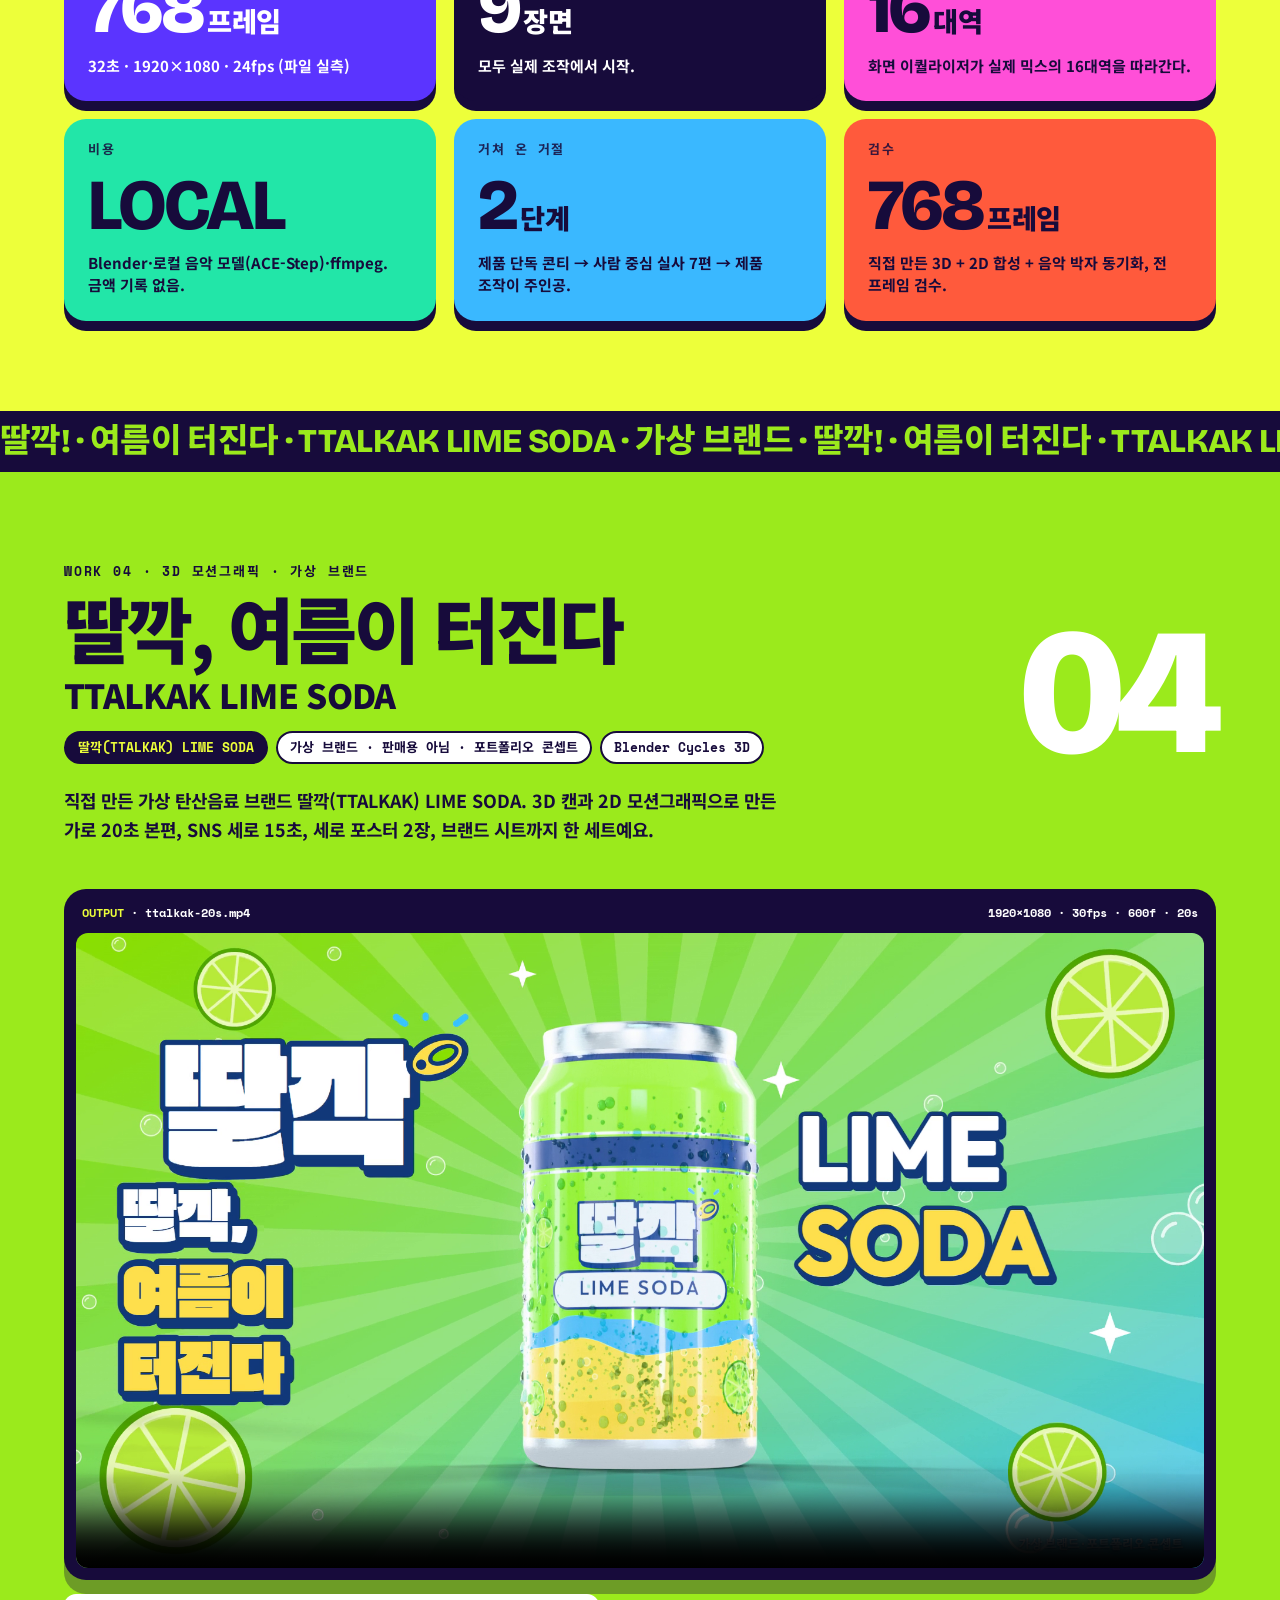
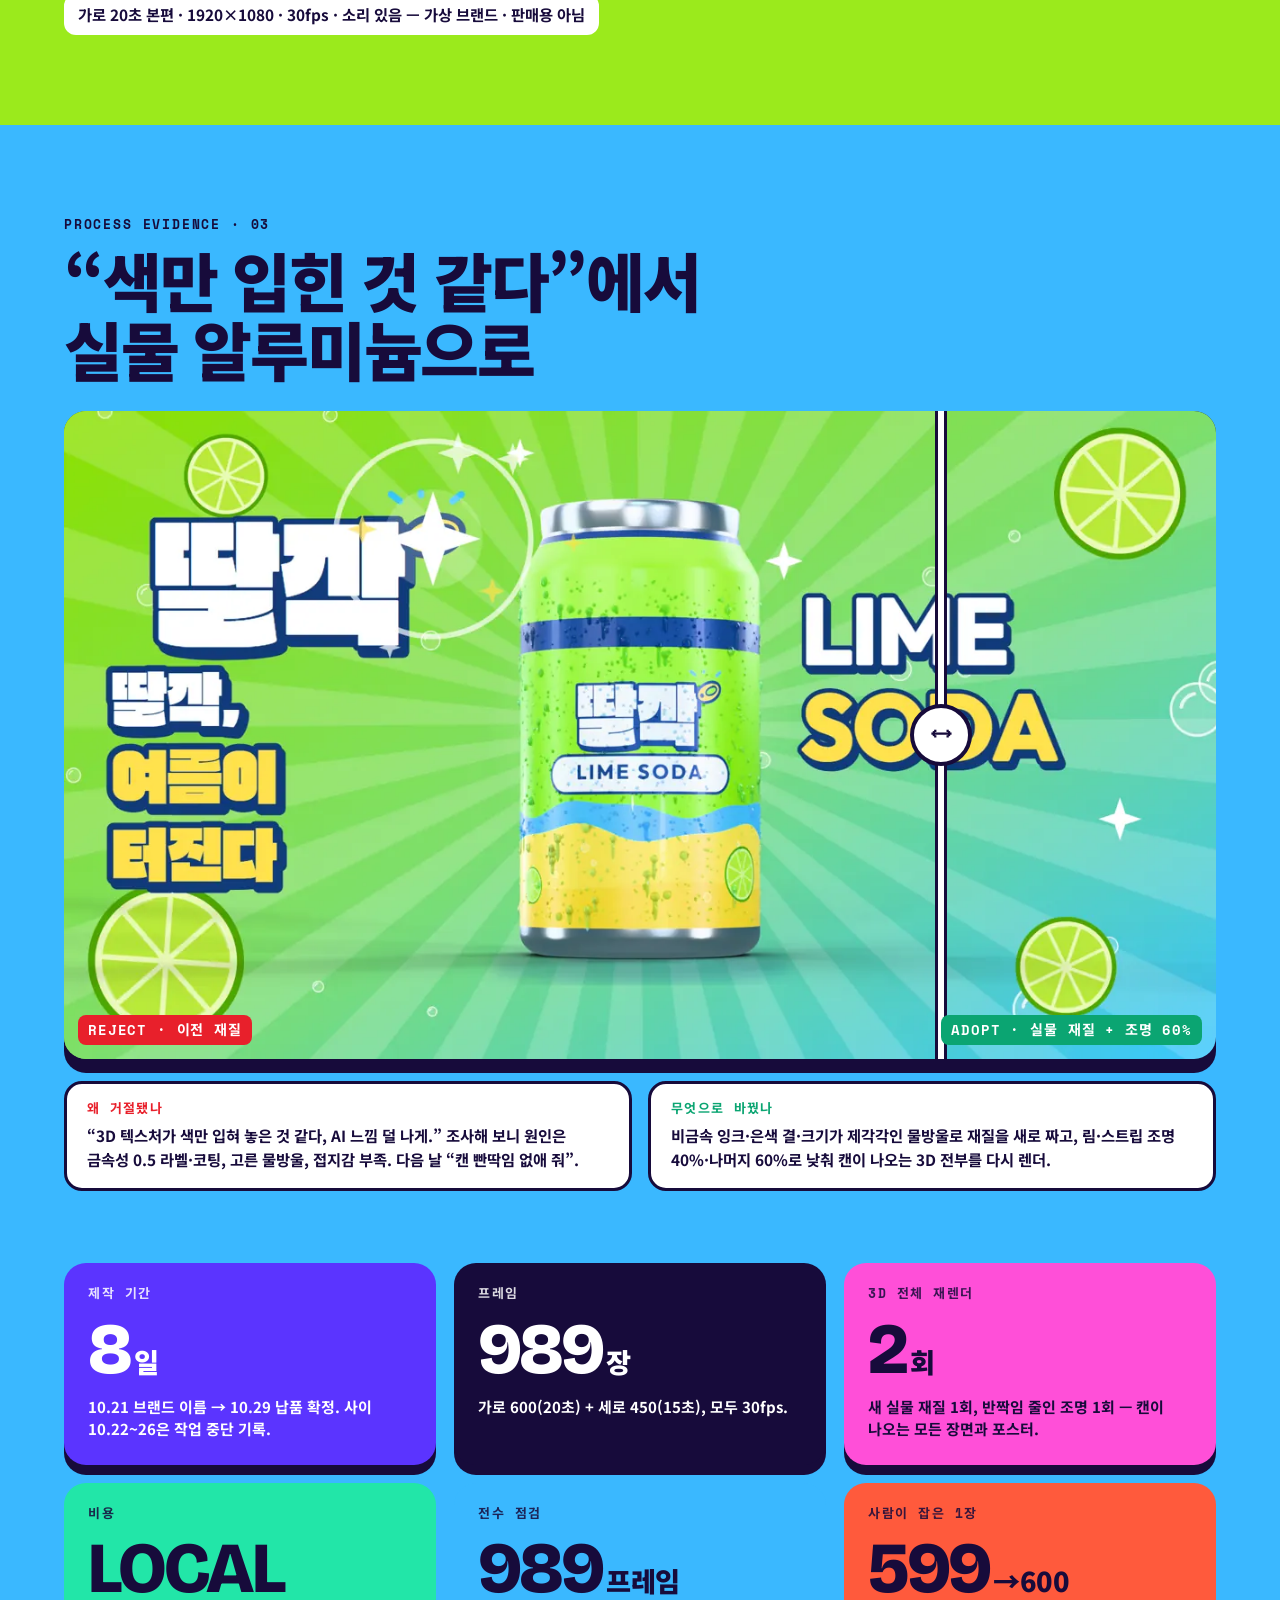
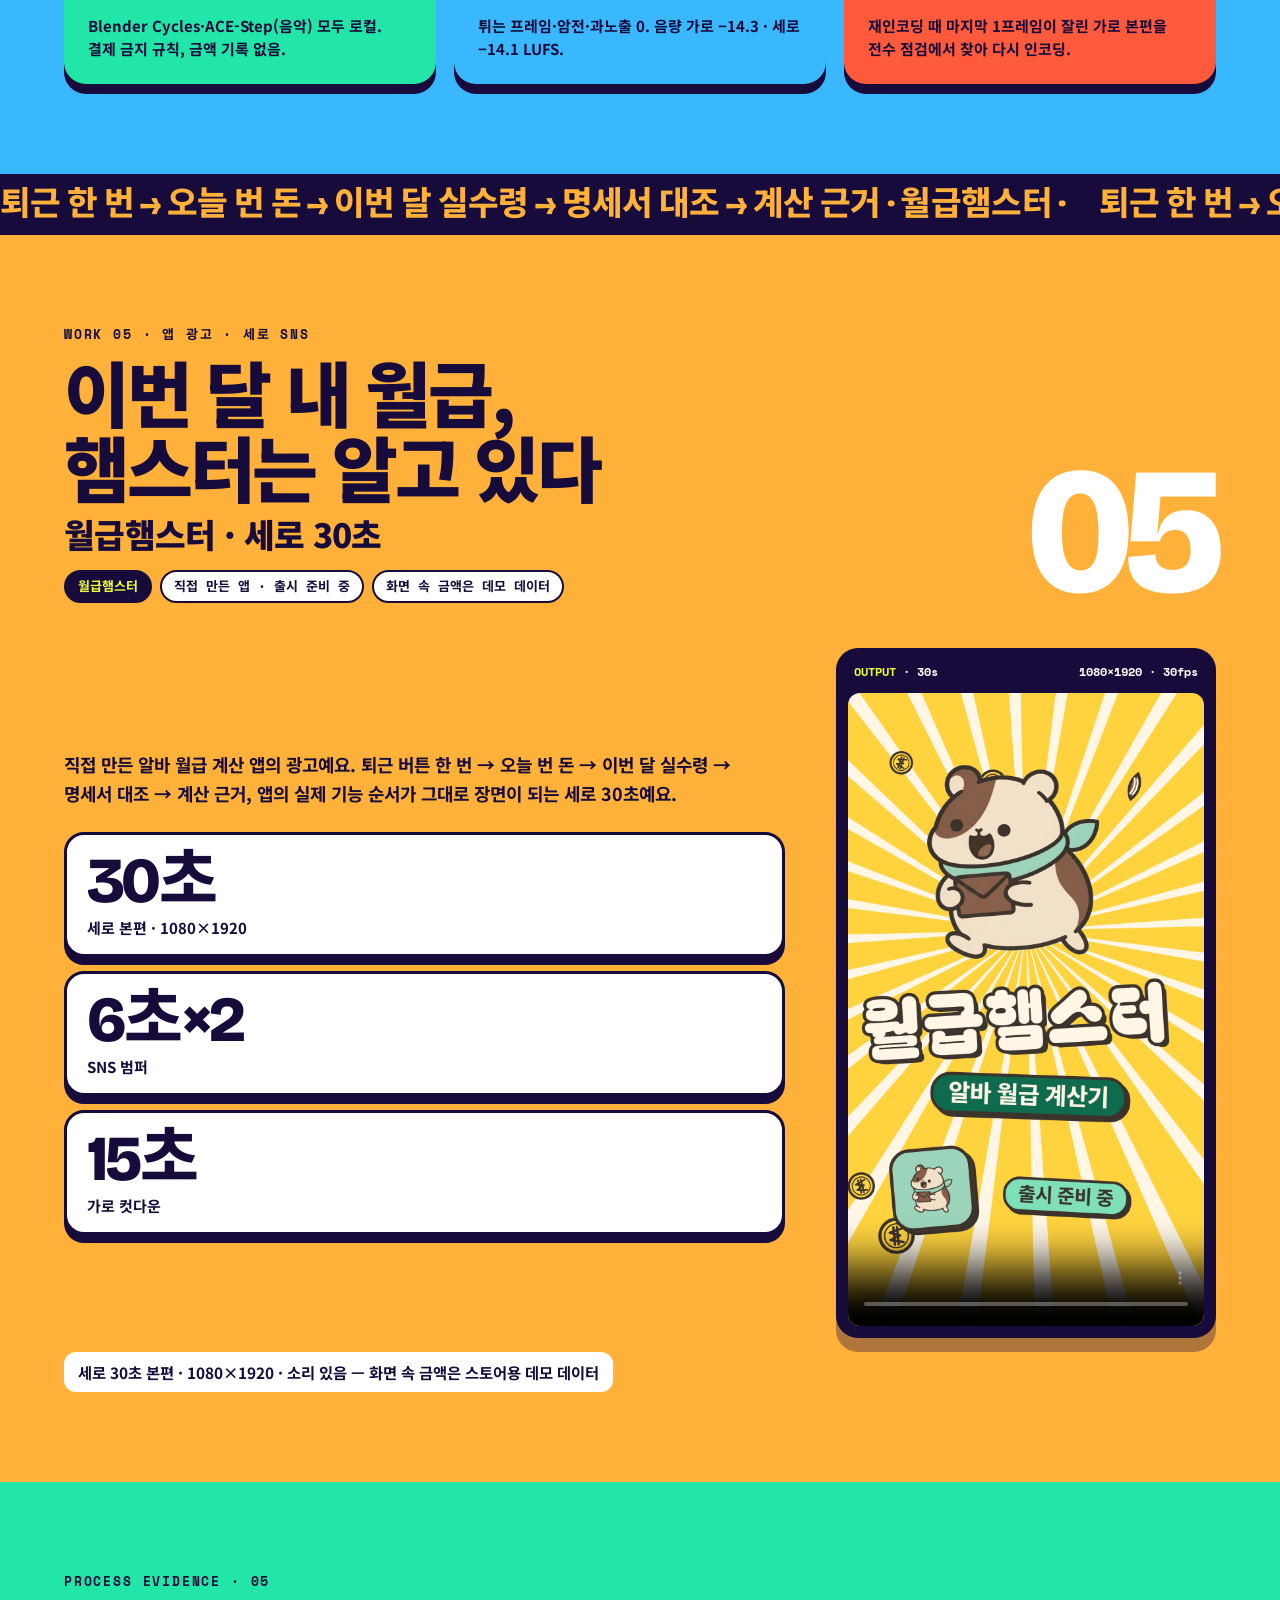
<file: for/108c3f3b7d/index.html>
<!doctype html>
<html lang="ko">
<head>
<meta charset="utf-8">
<meta name="viewport" content="width=device-width,initial-scale=1">
<meta name="robots" content="noindex">
<title>AI Studio 포트폴리오</title>
<link rel="icon" href="data:image/svg+xml,%3Csvg xmlns='http://www.w3.org/2000/svg' viewBox='0 0 32 32'%3E%3Crect width='32' height='32' rx='8' fill='%235B34FF'/%3E%3Ccircle cx='10' cy='16' r='4' fill='%23EDFF3A'/%3E%3Ccircle cx='22' cy='16' r='4' fill='%2322E6A8'/%3E%3C/svg%3E">
<link rel="preconnect" href="https://fonts.googleapis.com">
<link rel="preconnect" href="https://fonts.gstatic.com" crossorigin>
<link href="https://fonts.googleapis.com/css2?family=Bricolage+Grotesque:opsz,wght@12..96,500..800&family=Noto+Sans+KR:wght@400;700;900&family=Space+Mono:wght@400;700&display=swap" rel="stylesheet">
<style>
:root{
  --ink:#170B3B; --violet:#5B34FF; --lemon:#EDFF3A; --mint:#22E6A8; --coral:#FF5A3C;
  --pink:#FF4FD8; --sky:#3AB8FF; --white:#fff; --lime:#9BEA1C; --red:#E8203F;
  --kr:'Noto Sans KR',sans-serif; --la:'Bricolage Grotesque','Noto Sans KR',sans-serif; --mo:'Space Mono','Noto Sans KR',monospace;
  --pad:clamp(16px,5vw,80px);
}
*{box-sizing:border-box;margin:0;padding:0}
html{background:var(--violet);scroll-padding-top:64px}
body{font:400 17px/1.6 var(--kr);color:var(--ink);word-break:keep-all;overflow-x:clip;background:var(--violet)}
img,video{display:block;max-width:100%}
.mo{font-family:var(--mo);letter-spacing:.02em}
.la{font-family:var(--la)}

/* 상단 바 — 자기 띠를 가진 sticky라 내용 위에 겹치지 않는다 */
.top{position:sticky;z-index:50;top:0;display:flex;justify-content:space-between;align-items:center;gap:10px;padding:10px 12px;background:var(--ink);border-bottom:3px solid var(--lemon)}
.top>*{background:var(--white);color:var(--ink);border-radius:999px;padding:5px 14px;font:700 13px/1.4 var(--mo);white-space:nowrap;overflow:hidden;text-overflow:ellipsis;min-width:0}
.top nav{display:flex;gap:6px;background:none;padding:0;overflow:visible}
.top nav a{display:grid;place-items:center;width:30px;height:30px;border-radius:50%;background:var(--c,var(--white));color:var(--ink);text-decoration:none;font:700 12px/1 var(--mo);border:2px solid var(--white)}
.top nav a:hover{transform:translateY(-2px)}
.top .rec{display:flex;align-items:center;gap:8px}
.top .rec::before{content:"";width:9px;height:9px;border-radius:50%;background:var(--coral);animation:blink 1s steps(2) infinite}
@keyframes blink{50%{opacity:0}}

/* ── 첫 화면: 파이프라인 캔버스 ── */
.hero{position:relative;min-height:calc(100svh - 53px);padding:48px var(--pad) 56px;color:var(--white);overflow:hidden;
  background-color:var(--violet);
  background-image:radial-gradient(rgba(255,255,255,.28) 1.6px,transparent 1.8px);
  background-size:28px 28px;animation:pan 14s linear infinite}
@keyframes pan{to{background-position:28px 56px}}
.hero .kick{font:700 13px/1.4 var(--mo);letter-spacing:.14em;color:var(--lemon);text-transform:uppercase}
.hero h1{font:900 clamp(34px,6.4vw,100px)/1.06 var(--kr);letter-spacing:-.035em;margin:14px 0 18px;max-width:15em}
.hero h1 .ln{display:block;overflow:hidden;padding-bottom:.06em}
.hero h1 .ln>span{display:inline-block;transform:translateY(105%);animation:rise .9s cubic-bezier(.2,.9,.2,1) forwards;animation-delay:var(--d)}
@keyframes rise{to{transform:none}}
.hl{background:linear-gradient(var(--lemon),var(--lemon)) 0 60%/0% 92% no-repeat;animation:mark .7s 1.1s ease-out forwards;color:inherit;padding:0 .08em;margin:0 -.08em;transition:color .3s}
.hl{animation:mark .7s 1.1s ease-out forwards,ink .2s 1.35s forwards}
.hl.m{background-image:linear-gradient(var(--mint),var(--mint));animation-delay:1.35s,1.6s}
@keyframes mark{to{background-size:100% 92%}}
@keyframes ink{to{color:var(--ink)}}
.hero .sub{font-size:clamp(16px,1.35vw,20px);font-weight:700;max-width:46em;opacity:0;animation:fade .6s 1.2s forwards}
@keyframes fade{to{opacity:1}}

/* 노드 그래프 */
.graph{position:relative;margin-top:clamp(56px,7vh,72px);display:grid;
  grid-template-columns:repeat(3,minmax(0,1fr)) minmax(0,1.5fr);
  grid-template-areas:"p g r o" "s b c o";gap:clamp(40px,6vh,64px) clamp(40px,4.4vw,72px)}
.graph svg{position:absolute;inset:0;width:100%;height:100%;overflow:visible;pointer-events:none}
.w{fill:none;stroke:rgba(255,255,255,.7);stroke-width:3;stroke-dasharray:3 9;animation:flow .8s linear infinite}
.pk{fill:none;stroke:var(--lemon);stroke-width:6;stroke-linecap:round;stroke-dasharray:6 94;stroke-dashoffset:100;animation:pk 2.2s linear infinite;animation-delay:var(--d,0s);filter:drop-shadow(0 0 6px var(--lemon))}
.pk.back{stroke:var(--coral);filter:drop-shadow(0 0 6px var(--coral))}
@keyframes flow{to{stroke-dashoffset:-24}}
@keyframes pk{to{stroke-dashoffset:0}}
.nd{position:relative;z-index:1;background:var(--white);color:var(--ink);border-radius:18px;padding:12px 14px 14px;box-shadow:0 8px 0 var(--ink);min-width:0;
  opacity:0;transform:scale(.6) translateY(30px);animation:pop .6s cubic-bezier(.3,1.5,.5,1) forwards;animation-delay:var(--d)}
@keyframes pop{to{opacity:1;transform:none}}
.nd i{display:block;font:700 11px/1.3 var(--mo);font-style:normal;letter-spacing:.1em;padding:3px 8px;border-radius:6px;background:var(--c);width:max-content;max-width:100%}
.nd b{display:block;font:900 clamp(16px,1.5vw,22px)/1.2 var(--kr);margin:8px 0 4px;letter-spacing:-.02em}
.nd em{display:block;font:400 12px/1.4 var(--mo);font-style:normal;opacity:.75}
.n-p{grid-area:p;--c:var(--lemon)} .n-g{grid-area:g;--c:var(--mint)} .n-r{grid-area:r;--c:var(--coral)}
.n-s{grid-area:s;--c:var(--sky)} .n-b{grid-area:b;--c:var(--pink)} .n-c{grid-area:c;--c:#FFB13A}
.n-o{grid-area:o;--c:var(--lemon);align-self:center}
.bar{display:block;height:8px;border-radius:4px;background:#E7E3F7;margin:8px 0 6px;overflow:hidden}
.bar u{display:block;height:100%;width:0;background:linear-gradient(90deg,var(--mint),var(--sky));animation:fill 3.2s linear infinite}
@keyframes fill{0%{width:0}85%,100%{width:100%}}
.stamp{display:inline-block;margin-top:6px;font:700 14px/1 var(--mo);letter-spacing:.12em;padding:6px 10px;border:3px solid currentColor;border-radius:8px;transform:rotate(-6deg)}
.stamp.no{color:#E8202B}.stamp.ok{color:#0BA572}
.stamp.hit{animation:slam .35s cubic-bezier(.3,1.8,.5,1)}
@keyframes slam{from{transform:rotate(-6deg) scale(2.2);opacity:0}to{transform:rotate(-6deg) scale(1);opacity:1}}
.view{position:relative;margin-top:10px;aspect-ratio:16/9;border-radius:10px;overflow:hidden;background:var(--ink)}
.view img{position:absolute;inset:0;width:100%;height:100%;object-fit:cover;opacity:0;transition:opacity .5s}
.view img.on{opacity:1;animation:denoise 2.4s ease-out}
@keyframes denoise{0%{filter:blur(18px) saturate(2.4) contrast(.6)}60%{filter:blur(2px) saturate(1.3)}100%{filter:none}}
.view .noise{position:absolute;inset:-50%;width:200%;height:200%;opacity:0;mix-blend-mode:overlay;pointer-events:none}
.view .noise.go{animation:nz 2.4s ease-out}
@keyframes nz{0%{opacity:.9}100%{opacity:0}}
.view .tag{position:absolute;left:8px;bottom:8px;z-index:2;font:700 11px/1.3 var(--mo);background:var(--lemon);color:var(--ink);padding:3px 7px;border-radius:5px}
.n-o .meta{display:flex;justify-content:space-between;gap:8px;margin-top:8px;font:400 12px/1.4 var(--mo)}
.hero .legend{margin-top:34px;display:flex;flex-wrap:wrap;gap:10px 20px;font:700 13px/1.4 var(--mo);opacity:0;animation:fade .6s 2.4s forwards}
.legend span{display:inline-flex;align-items:center;gap:8px}
.legend span::before{content:"";width:22px;height:5px;border-radius:3px;background:var(--lemon)}
.legend span.b::before{background:var(--coral)}

/* ── 섹션 공통 ── */
.sec{position:relative;padding:clamp(72px,10vh,120px) var(--pad);overflow:hidden}
.prog{height:14px;background:repeating-linear-gradient(90deg,var(--ink) 0 18px,transparent 18px 26px);opacity:.9}
.rv{opacity:0;transform:translateY(40px);transition:opacity .7s,transform .7s cubic-bezier(.2,.9,.2,1)}
.rv.in{opacity:1;transform:none}
.eyebrow{font:700 13px/1.4 var(--mo);letter-spacing:.14em;text-transform:uppercase}
.h2{font:900 clamp(32px,5vw,76px)/1.08 var(--kr);letter-spacing:-.035em;margin:12px 0 18px}

/* ── 작품 1: 본편 ── */
.work{background:var(--bg,var(--coral));color:var(--ink)}
.w1{--bg:var(--coral)}
.work .head{display:grid;grid-template-columns:minmax(0,1fr) auto;align-items:end;gap:20px 40px}
.work .num{font:800 clamp(80px,14vw,220px)/.8 var(--la);color:var(--white);letter-spacing:-.05em}
.work .title{font:800 clamp(36px,6.4vw,104px)/.95 var(--la);letter-spacing:-.04em;margin:10px 0 6px}
.work .title.kr{font:900 clamp(34px,5.6vw,92px)/1.05 var(--kr);letter-spacing:-.045em}
.work .title small{display:block;font:900 clamp(22px,2.6vw,40px)/1.2 var(--kr);letter-spacing:-.02em;margin-top:10px}
.work.dark{color:var(--white)} .work.dark .chip{border-color:var(--white)} .work.dark .fcap{color:var(--ink)}
/* 세로 영상(월급햄스터): 영상과 설명을 나란히 */
.vwrap{display:grid;grid-template-columns:minmax(0,1fr) minmax(0,380px);gap:clamp(24px,4vw,64px);align-items:center;margin-top:clamp(28px,5vh,56px)}
.vwrap .player{margin-top:0}
.player.v video{aspect-ratio:9/16;object-fit:cover}
.big3{display:grid;gap:14px}
.big3 div{background:var(--white);border:3px solid var(--ink);border-radius:20px;padding:14px 20px;box-shadow:0 8px 0 var(--ink)}
.big3 b{display:block;font:800 clamp(44px,5vw,80px)/1 var(--la);letter-spacing:-.04em}
.big3 span{font-weight:700;font-size:15px}
/* 작품 사이 흐르는 띠 */
.marq{overflow:hidden;background:var(--ink);color:var(--c,var(--lemon));font:800 clamp(22px,2.6vw,40px)/1 var(--la);letter-spacing:-.02em;padding:14px 0;white-space:nowrap}
.marq span{display:inline-block;animation:marq 22s linear infinite;padding-right:1em}
@keyframes marq{to{transform:translateX(-50%)}}
/* 거절본 이미지가 없을 때 쓰는 기록 카드 */
.cmp.rec .bf{position:absolute;inset:0;display:grid;align-content:center;gap:10px;padding:clamp(14px,4vw,60px);padding-right:calc(50% + 34px);background:repeating-linear-gradient(-45deg,#2A1A5E 0 16px,#22144F 16px 32px);color:var(--white);text-align:left}
.cmp.rec .bf q{font:900 clamp(18px,2.6vw,40px)/1.25 var(--kr);letter-spacing:-.03em;quotes:"“" "”";max-width:16em}
.cmp.rec .bf small{font:700 clamp(11px,1vw,14px)/1.4 var(--mo);color:var(--lemon)}
.chips{display:flex;flex-wrap:wrap;gap:8px;margin-top:16px}
.chip{font:700 13px/1.3 var(--mo);padding:6px 12px;border-radius:999px;background:var(--white);color:var(--ink);border:2px solid var(--ink)}
.chip.k{background:var(--ink);color:var(--lemon)}
.lede{font-size:clamp(17px,1.4vw,21px);font-weight:700;max-width:40em;margin-top:22px}
.player{margin-top:clamp(28px,5vh,56px);background:var(--ink);border-radius:22px;padding:12px;box-shadow:0 14px 0 rgba(23,11,59,.35)}
.player .bar2{display:flex;flex-wrap:wrap;justify-content:space-between;gap:6px 16px;color:var(--white);font:700 12px/1.4 var(--mo);padding:4px 6px 12px}
.player .bar2 b{color:var(--lemon)}
.player video{width:100%;aspect-ratio:16/9;border-radius:12px;background:#000;object-fit:cover}
.fcap{margin-top:14px;font-weight:700;font-size:clamp(15px,1.2vw,18px);background:var(--white);display:inline-block;padding:8px 14px;border-radius:12px}

/* ── 과정 증거 ── */
.proof{background:var(--pbg,var(--lemon))}
.cmp{position:relative;margin-top:28px;aspect-ratio:16/9;border-radius:22px;overflow:hidden;background:var(--ink);--x:50%;box-shadow:0 14px 0 var(--ink);touch-action:pan-y}
.cmp img{position:absolute;inset:0;width:100%;height:100%;object-fit:cover}
.cmp .bf{clip-path:inset(0 calc(100% - var(--x)) 0 0)}
.cmp .hd{position:absolute;top:0;bottom:0;left:var(--x);width:6px;margin-left:-3px;background:var(--white);box-shadow:0 0 0 3px var(--ink)}
.cmp .hd::after{content:"⟷";position:absolute;top:50%;left:50%;translate:-50% -50%;width:54px;height:54px;border-radius:50%;background:var(--white);border:4px solid var(--ink);display:grid;place-items:center;font:700 22px/1 var(--mo)}
.cmp input{position:absolute;inset:0;width:100%;height:100%;opacity:0;cursor:ew-resize;margin:0}
.cmp .lb{position:absolute;bottom:14px;z-index:2;font:700 clamp(11px,1.1vw,15px)/1.3 var(--mo);padding:6px 10px;border-radius:8px;letter-spacing:.06em}
.cmp .lb.l{left:14px;background:#E8202B;color:var(--white)}
.cmp .lb.r{right:14px;background:#0BA572;color:var(--white)}
.why{margin-top:22px;display:grid;grid-template-columns:repeat(2,minmax(0,1fr));gap:16px}
.why>div{background:var(--white);border-radius:18px;padding:16px 20px;border:3px solid var(--ink)}
.why b{display:block;font:700 13px/1.3 var(--mo);letter-spacing:.1em;margin-bottom:6px}
.why .no b{color:#E8202B}.why .ok b{color:#0BA572}
.why p{font-weight:700;font-size:clamp(15px,1.2vw,18px)}

.log{margin-top:clamp(48px,8vh,88px);display:grid;grid-template-columns:repeat(3,minmax(0,1fr));gap:18px}
.tile{background:var(--violet);color:var(--white);border-radius:22px;padding:22px 24px 24px;min-width:0;box-shadow:0 10px 0 var(--ink)}
.tile:nth-child(2){background:var(--ink)} .tile:nth-child(3){background:var(--pink);color:var(--ink)}
.tile:nth-child(4){background:var(--mint);color:var(--ink)} .tile:nth-child(5){background:var(--sky);color:var(--ink)}
.tile:nth-child(6){background:var(--coral);color:var(--ink)}
.tile .k{font:700 13px/1.3 var(--mo);letter-spacing:.12em;opacity:.85}
.tile .v{font:800 clamp(48px,5.6vw,92px)/1 var(--la);letter-spacing:-.04em;margin:12px 0 10px;white-space:nowrap}
.tile .v small{font:900 .38em/1 var(--kr);letter-spacing:-.02em;margin-left:4px}
.tile p{font-weight:700;font-size:15px;line-height:1.5}

/* ── AI가 틀린 것, 사람이 잡은 것 ── */
.catch{background:var(--mint)}
.cards{display:grid;gap:clamp(28px,5vh,48px);margin-top:28px}
.card{background:var(--white);border-radius:28px;border:4px solid var(--ink);box-shadow:0 14px 0 var(--ink);padding:clamp(18px,2.4vw,34px);display:grid;grid-template-columns:minmax(0,.9fr) minmax(0,1.3fr);gap:clamp(20px,3vw,44px);align-items:center}
.card .no{font:800 clamp(56px,7vw,110px)/.85 var(--la);letter-spacing:-.05em;color:var(--violet)}
.card h3{font:900 clamp(24px,2.6vw,40px)/1.15 var(--kr);letter-spacing:-.03em;margin:10px 0 14px}
.card .src{font:700 12px/1.3 var(--mo);letter-spacing:.08em;opacity:.7}
.step{display:grid;grid-template-columns:auto minmax(0,1fr);gap:10px 12px;align-items:start;margin-top:10px;font-weight:700;font-size:clamp(15px,1.15vw,17px)}
.step .t{font:700 12px/1 var(--mo);padding:6px 8px;border-radius:6px;color:var(--white);margin-top:2px}
.step .t.ai{background:#E8202B}.step .t.hu{background:var(--violet)}.step .t.ok{background:#0BA572}
.pics{display:grid;grid-template-columns:repeat(2,minmax(0,1fr));gap:12px}
.pic{position:relative;border-radius:16px;overflow:hidden;background:var(--ink);aspect-ratio:16/9}
.pic img{width:100%;height:100%;object-fit:cover}
.pic .s{position:absolute;left:10px;top:10px;font:700 12px/1.2 var(--mo);padding:5px 8px;border-radius:6px;color:var(--white)}
.pic .s.no{background:#E8202B}.pic .s.ok{background:#0BA572}
.pic.x{display:grid;place-items:center;background:repeating-linear-gradient(-45deg,#ECE8FF 0 14px,#fff 14px 28px);color:var(--ink);text-align:center;padding:20px;font-weight:900;font-size:clamp(14px,1.2vw,18px)}
.pic.x span{display:block;font:700 12px/1.4 var(--mo);margin-top:6px;opacity:.75}
.pic.x{padding-top:40px}
.pic .s,.stampbig{transform:rotate(-4deg)}
.rv.in .pic .s{animation:slam .45s .3s cubic-bezier(.3,1.8,.5,1) both}
/* 캔 단면 도면 */
.dwg{display:grid;grid-template-columns:minmax(0,1.1fr) minmax(0,.9fr);gap:12px;align-items:stretch}
.dwg .pic{aspect-ratio:auto;min-height:0}
.dwg .pic img{position:absolute;inset:0}
.dwg svg{width:100%;height:100%;background:var(--ink);border-radius:16px;display:block}
.dwg path,.dwg line{fill:none;stroke-linecap:round}
.dwg .cut{stroke:var(--lemon);stroke-width:2.6;stroke-dasharray:1000;stroke-dashoffset:1000}
.dwg .dim{stroke:var(--mint);stroke-width:1.4;stroke-dasharray:300;stroke-dashoffset:300}
.dwg text{font:700 13px var(--mo);fill:var(--white);opacity:0;paint-order:stroke;stroke:var(--ink);stroke-width:4px;stroke-linejoin:round}
.dwg text.m{fill:var(--mint)} .dwg text.y{fill:var(--lemon)}
.rv.in .dwg .cut{animation:draw 1.4s .1s ease-out forwards}
.rv.in .dwg .dim{animation:draw .9s 1s ease-out forwards}
.rv.in .dwg text{animation:fade .4s 1.3s forwards}
@keyframes draw{to{stroke-dashoffset:0}}

.foot{background:var(--ink);color:var(--white);padding:56px var(--pad) 72px;display:grid;gap:12px;font-weight:700}
.foot .mo{color:var(--lemon);font-size:13px}

/* ── 휴대폰 ── */
@media (max-width:820px){
  .graph{grid-template-columns:repeat(2,minmax(0,1fr));grid-template-areas:"p g" "r b" "s c" "o o";gap:34px 26px}
  .nd{padding:10px 11px 12px;border-radius:14px}
  .nd em{font-size:11px}
  .work .head{grid-template-columns:1fr}
  .work .num{order:-1}
  .why,.log{grid-template-columns:1fr}
  .log{grid-template-columns:repeat(2,minmax(0,1fr));gap:14px}
  .tile{padding:16px 16px 18px}
  .tile .v{font-size:clamp(34px,10vw,56px)}
  .card{grid-template-columns:1fr}
  .vwrap{grid-template-columns:1fr}
  .vwrap .player.v{max-width:340px;width:100%;margin:0 auto;order:-1}
  .top>*{font-size:11px;padding:5px 11px}
}
@media (max-width:600px){
  .cmp .xl{display:none}
  .dwg{grid-template-columns:1fr}
  .dwg .pic{aspect-ratio:16/9}
  .top .ct{display:none}
  .top nav a{width:26px;height:26px;font-size:11px}
  /* 첫 화면: 출력 창을 문구 바로 아래로 올려 한 화면 안에 */
  .hero{padding-top:22px;padding-bottom:40px}
  .hero h1{margin:8px 0 10px;font-size:clamp(30px,8.6vw,40px)}
  .hero .sub{font-size:14px;line-height:1.55}
  .graph{margin-top:26px;grid-template-areas:"o o" "p g" "r b" "s c";gap:30px 22px}
  .n-o{padding:8px 10px 10px}
  .n-o .view{margin-top:6px}
}
@media (max-width:420px){ .pics{gap:8px} .pic .s{font-size:10px;left:6px;top:6px} .pic.x{font-size:12px;padding:30px 8px 8px;line-height:1.3} .pic.x span{font-size:10px;margin-top:2px} .tile p{font-size:13px} .tile .k{font-size:11px} }

/* ── 동작 줄이기 ── */
@media (prefers-reduced-motion:reduce){
  *,*::before,*::after{animation:none!important;transition:none!important}
  .hero h1 .ln>span,.nd,.rv{transform:none!important;opacity:1!important}
  .hero .sub,.hero .legend{opacity:1}
  .hl{background-size:100% 92%;color:var(--ink)}
  .pk{display:none}
  .dwg .cut,.dwg .dim{stroke-dashoffset:0} .dwg text{opacity:1}
}
</style>
</head>
<body>
<div class="top"><span class="rec">AI STUDIO</span>
  <nav aria-label="작품 바로가기"><a href="#work-1" style="--c:var(--coral)">01</a><a href="#work-2" style="--c:var(--pink)">02</a><a href="#work-3" style="--c:var(--sky)">03</a><a href="#work-4" style="--c:var(--lime)">04</a><a href="#work-5" style="--c:#FFB13A">05</a></nav>
  <span class="ct">정윤상 · wjddbstkddla@naver.com</span></div>

<!-- 첫 화면 -->
<header class="hero" id="top">
  <p class="kick">Generative AI Content Creator — Portfolio</p>
  <h1>
    <span class="ln"><span style="--d:.1s"><mark class="hl">생성 모델 운영</mark>부터</span></span>
    <span class="ln"><span style="--d:.25s"><mark class="hl m">3D·합성</mark>까지, 한 사람이.</span></span>
  </h1>
  <p class="sub">ComfyUI·MiniMax-H3로 영상을 생성하고, Blender로 제품과 엔드카드를 직접 만들고, ACE-Step 음악과 편집·합성까지 묶어 광고 한 편을 끝냅니다. 모델이 틀린 곳은 사람이 프레임 단위로 잡습니다.</p>

  <div class="graph" id="graph" aria-label="제작 파이프라인: 콘티, 생성, 사람 검수, Blender 3D, 음악, 합성, 출력">
    <svg id="wires" aria-hidden="true"></svg>
    <div class="nd n-p" id="n-p" style="--d:.5s"><i>01 BRIEF</i><b>콘티·프롬프트</b><em>한 사람의 하루 · 20초</em></div>
    <div class="nd n-g" id="n-g" style="--d:.65s"><i>02 GENERATE</i><b>ComfyUI · MiniMax-H3</b><span class="bar"><u></u></span><em>1344×768 · 124f · 32 steps</em></div>
    <div class="nd n-r" id="n-r" style="--d:.8s"><i>03 REVIEW</i><b>사람 검수</b><span class="stamp no" id="stamp">REJECT</span></div>
    <div class="nd n-s" id="n-s" style="--d:.95s"><i>04 SOUND</i><b>ACE-Step</b><em>로컬 음악 생성</em></div>
    <div class="nd n-b" id="n-b" style="--d:1.1s"><i>05 3D</i><b>Blender</b><em>제품·엔드카드 모델링</em></div>
    <div class="nd n-c" id="n-c" style="--d:1.25s"><i>06 COMPOSITE</i><b>편집·합성</b><em>ffmpeg · HTML/Canvas · Python</em></div>
    <div class="nd n-o" id="n-o" style="--d:1.4s"><i>07 OUTPUT</i>
      <div class="view" id="view">
        <img src="media/take-a.webp" alt="v7 장면 — 헤드폰을 쓴 인물 (AI 생성 가상 인물)" class="on">
        <img src="media/take-b.webp" alt="v7 장면 — 계단을 오르는 인물 (AI 생성)">
        <img src="media/take-c.webp" alt="v7 장면 — 옥상의 인물 (AI 생성)">
        <img src="media/take-d.webp" alt="v7 장면 — 옥상에서 친구들과 인사 (AI 생성)">
        <svg class="noise" aria-hidden="true"><filter id="nf"><feTurbulence type="fractalNoise" baseFrequency=".9" numOctaves="2"/></filter><rect width="100%" height="100%" filter="url(#nf)"/></svg>
        <span class="tag">AI 생성 장면</span>
      </div>
      <div class="meta"><span>v7.mp4</span><span id="takeno">TAKE 1/4</span></div>
    </div>
  </div>
  <p class="legend"><span>생성 → 검수 → 합성 흐름</span><span class="b">검수 탈락 → 다시 생성</span></p>
</header>

<div class="prog" style="background-color:var(--coral)"></div>

<!-- 작품 1 -->
<section class="sec work w1" id="work-1">
  <div class="head rv">
    <div>
      <p class="eyebrow">Work 01 · AI 영상 광고 시안</p>
      <h2 class="title">OWN YOUR TEMPO<small>헤드폰 실사판 v7</small></h2>
      <div class="chips">
        <span class="chip k">Nothing Headphone (1) Pro</span>
        <span class="chip">실제 브랜드의 비공식 콘셉트</span>
        <span class="chip">AI 생성 영상 · 가상 인물</span>
      </div>
    </div>
    <div class="num" aria-hidden="true">01</div>
  </div>
  <p class="lede rv">헤드폰을 쓴 한 사람의 하루를 20초로 담은 AI 영상 광고 시안이에요. 거리·계단·옥상, 레코드점·인쇄소·세탁소·기차·농구장까지 장소와 이야기를 바꿔 가며 7편을 만들었고, 이 과정에서 얻은 결론으로 모션그래픽 본편을 다시 만들었어요.</p>
  <div class="player rv">
    <div class="bar2"><span><b>OUTPUT</b> · v7.mp4</span><span>1280×720 · 24fps · 480f · 20s</span></div>
    <video class="film" src="../../media/headphone-film/v7.mp4" poster="../../media/headphone-film/v7-poster.jpg" controls muted playsinline loop preload="metadata"></video>
  </div>
  <p class="fcap rv">v7 20초 · 1280×720 · 소리 있음 — AI 생성 영상, 끝부분의 공식 제품 사진은 직접 만든 3D 엔드카드로 교체</p>
</section>

<div class="prog" style="background-color:var(--lemon)"></div>

<!-- 과정 증거 -->
<section class="sec proof" id="proof">
  <p class="eyebrow rv">Process evidence</p>
  <h2 class="h2 rv">거절된 테이크와<br>살아남은 결론</h2>
  <div class="cmp rv" id="cmp">
    <img src="media/adopt-motion.webp" alt="채택: 3D 모션그래픽 본편 — 패들을 밀면 다음 곡, 파란 세계로 바뀌는 장면">
    <img class="bf" src="media/reject-v7.webp" alt="거절: AI 실사 v7 — 옥상에서 춤추는 인물 (AI 생성)">
    <div class="hd" aria-hidden="true"></div>
    <span class="lb l">REJECT<span class="xl"> · AI 실사 v7</span></span><span class="lb r">ADOPT<span class="xl"> · 3D 모션그래픽</span></span>
    <input type="range" min="0" max="100" value="50" aria-label="거절본과 채택본 비교 위치">
  </div>
  <div class="why rv">
    <div class="no"><b>왜 거절됐나</b><p>v7: 9초 배경 확장, 뜬금없는 춤·친구, 인물의 AI 질감. 실사 시안 7편 모두 "느리고, 장소만 바뀌고, 제품과 변화의 인과가 없다"는 판정.</p></div>
    <div class="ok"><b>무엇으로 바꿨나</b><p>사람 대신 제품의 실제 조작(누르기·길게·돌리기·패들)이 장면을 바꾸는 3D 모션그래픽 본편. 제품은 Blender로 직접 모델링.</p></div>
  </div>

  <div class="log">
    <div class="tile rv"><p class="k">제작 기간</p><p class="v"><span data-n="4">4</span><small>일</small></p><p>10.09 v6 착수 → 10.12 v7 납품. 사이에 v6 검토 PDF 7쪽을 반영.</p></div>
    <div class="tile rv"><p class="k">본편</p><p class="v"><span data-n="480">480</span><small>프레임</small></p><p>20초 · 1280×720 · 24fps · 9컷</p></div>
    <div class="tile rv"><p class="k">v7 새 생성</p><p class="v"><span data-n="7258">7,258</span><small>초</small></p><p>새 생성 테이크 5개의 실제 실행 시간 합. 테이크당 1344×768 · 124프레임 · 32스텝.</p></div>
    <div class="tile rv"><p class="k">비용</p><p class="v">LOCAL</p><p>영상(MiniMax-H3)·음악(ACE-Step) 모두 로컬 GPU 모델. 기록상 외부 유료 생성·유료 API 사용 없음.</p></div>
    <div class="tile rv"><p class="k">최종 검수</p><p class="v"><span data-n="69">69</span><small>프레임</small></p><p>독립 검수 69프레임 · 연속 시트 7장 · 1배속 재생 480프레임 끊김 0.</p></div>
    <div class="tile rv"><p class="k">통과 못 한 항목</p><p class="v"><span data-n="3">3</span><small>개</small></p><p>제품 조작부 · 춤 소매 · 하이파이브 반동. 숨기지 않고 기록했고, v7은 거절됐습니다.</p></div>
  </div>
</section>

<div class="prog" style="background-color:var(--mint)"></div>

<!-- 사람이 잡은 것 -->
<section class="sec catch" id="catch">
  <p class="eyebrow rv">Human in the loop</p>
  <h2 class="h2 rv">AI가 틀린 것,<br>사람이 잡은 것</h2>
  <div class="cards">

    <article class="card rv">
      <div>
        <p class="no">C1</p>
        <p class="src">딸깍 LIME SODA · 3D 캔</p>
        <h3>“캔이 잼 병처럼 읽힌다”</h3>
        <div class="step"><span class="t ai">1차</span><span>넥이 두꺼운 원통 칼라, 바닥은 흰색, 뚜껑은 깊은 컵 — 캔이 아니라 잼 병으로 보였다.</span></div>
        <div class="step"><span class="t hu">사람</span><span>실물 단면 치수를 직접 지정: 직벽 r33, 넥 r33→27, 림 r27.5, 뚜껑 6mm 오목.</span></div>
        <div class="step"><span class="t ok">결과</span><span>3차 검수에서 통과.</span></div>
      </div>
      <div class="dwg">
        <svg viewBox="0 0 250 262" role="img" aria-label="캔 단면 치수 지정 도면: 림 r27.5, 넥 r33에서 27, 직벽 r33 z8~103, 뚜껑 6mm 오목">
          <!-- 2px = 1mm, 바닥 y=252, 캔은 x 34~166 -->
          <path class="cut" d="M45 32 Q100 44 155 32 M45 32 L46 34 L34 56 L34 236 Q34 250 50 252 Q100 240 150 252 Q166 250 166 236 L166 56 L154 34 L155 32"/>
          <line class="dim" x1="100" y1="130" x2="166" y2="130"/><text class="m" x="72" y="122">r33 직벽</text>
          <line class="dim" x1="182" y1="56" x2="182" y2="236"/><text class="m" x="188" y="150">z8~</text><text class="m" x="188" y="166">103</text>
          <line class="dim" x1="156" y1="44" x2="200" y2="44"/><text class="y" x="160" y="22">넥 r33→27</text>
          <line class="dim" x1="100" y1="38" x2="100" y2="50"/><text x="52" y="76">뚜껑 6mm 오목</text>
          <text class="y" x="4" y="22">림 r27.5</text>
        </svg>
        <div class="pic"><img src="media/can-final.webp" alt="최종 3D 캔 렌더 — 딸깍 LIME SODA" loading="lazy"><span class="s ok">3차 통과</span></div>
      </div>
    </article>

    <article class="card rv">
      <div>
        <p class="no">C2</p>
        <p class="src">딸깍 LIME SODA · S4 라임 / S5 따르기</p>
        <h3>“라임은 스펀지 블록, 소다는 불투명 슬라임”</h3>
        <div class="step"><span class="t ai">S4</span><span>라임 쐐기·막대가 스펀지 블록처럼 보임(치명) → 수정본에서 실제 슬라이스로 읽혀 통과.</span></div>
        <div class="step"><span class="t ai">S5</span><span>액체가 불투명 페인트·슬라임 같고 탄산 방울이 거의 없음 → 투명 소다·기포·거품·가는 줄기로 수정.</span></div>
        <div class="step"><span class="t ok">결과</span><span>S5는 시험 3회차에 통과.</span></div>
      </div>
      <div class="pics">
        <div class="pic"><img src="media/lime-sponge.webp" alt="수정 전: 스펀지 블록처럼 보이는 라임 조각" loading="lazy"><span class="s no">전 · 스펀지</span></div>
        <div class="pic"><img src="media/lime-fixed.webp" alt="수정 후: 실제 슬라이스로 보이는 라임" loading="lazy"><span class="s ok">후 · 슬라이스</span></div>
        <div class="pic"><img src="media/soda-slime.webp" alt="수정 전: 불투명한 슬라임 같은 라임 소다" loading="lazy"><span class="s no">전 · 슬라임</span></div>
        <div class="pic"><img src="media/soda-fixed.webp" alt="수정 후: 투명한 라임 소다와 기포" loading="lazy"><span class="s ok">후 · 3회차</span></div>
      </div>
    </article>

    <article class="card rv">
      <div>
        <p class="no">C3</p>
        <p class="src">Nothing Headphone (1) Pro · 실사 → 3D</p>
        <h3>“실사 7편 거절, 공식 사진까지 걷어냈다”</h3>
        <div class="step"><span class="t ai">실사</span><span>AI 실사 시안 7편 — 느리고, 장소만 바뀌고, 제품과 변화의 인과가 없음.</span></div>
        <div class="step"><span class="t hu">사람</span><span>제품 조작이 주인공인 3D 모션그래픽으로 전환. 실사판 8편(v6·v7·5편·City Beat)의 공식 제품 사진 구간은 직접 만든 엔드카드·3D로 교체.</span></div>
        <div class="step"><span class="t ok">결과</span><span>교체한 13편(향수 포함)을 0.5초 간격으로 전부 다시 훑어 남은 공식 사진 0.</span></div>
      </div>
      <div class="pics">
        <div class="pic x">공식 제품 사진 구간<span>게시하지 않음 · 교체 전</span><span class="s no">전</span></div>
        <div class="pic"><img src="media/endcard-3d.webp" alt="직접 만든 3D 헤드폰 엔드카드 — 비공식 콘셉트 표기 포함" loading="lazy"><span class="s ok">후 · 직접 만든 3D</span></div>
      </div>
    </article>

  </div>
</section>

<div class="marq" style="--c:var(--pink)" aria-hidden="true"><span>REJECT → REWRITE → ADOPT · 붉게 펼쳐지다 · v4 → v5 · REJECT → REWRITE → ADOPT · 붉게 펼쳐지다 · v4 → v5 · </span><span>REJECT → REWRITE → ADOPT · 붉게 펼쳐지다 · v4 → v5 · REJECT → REWRITE → ADOPT · 붉게 펼쳐지다 · v4 → v5 · </span></div>

<!-- 작품 2: 향수 실사판 v5 -->
<section class="sec work dark" id="work-2" style="--bg:var(--red)">
  <div class="head rv">
    <div>
      <p class="eyebrow">Work 02 · AI 영상 광고</p>
      <h2 class="title kr">붉게 펼쳐지다<small>향수 실사판 v5 · 32초</small></h2>
      <div class="chips">
        <span class="chip k">Carolina Herrera La Bomba Intensa</span>
        <span class="chip">실제 브랜드의 비공식 콘셉트</span>
        <span class="chip">AI 생성 영상 · 가상 인물</span>
      </div>
    </div>
    <div class="num" aria-hidden="true">02</div>
  </div>
  <p class="lede rv">외출 준비 → 향수 분사 → 행사 입장. 같은 인물의 저녁을 32초로 보여 주는 AI 영상 광고예요. 버전마다 받은 피드백을 하나씩 반영해 v5까지 만들었어요.</p>
  <div class="player rv">
    <div class="bar2"><span><b>OUTPUT</b> · v5.mp4</span><span>1920×1080 · 24fps · 768f · 32s · 11컷</span></div>
    <video class="film" src="../../media/perfume-film/v5.mp4" poster="../../media/perfume-film/v5-poster.jpg" controls muted playsinline loop preload="metadata"></video>
  </div>
  <p class="fcap rv">v5 32초 · 1920×1080 · 소리 있음 — AI 생성 영상, 공식 제품 사진 구간은 직접 만든 3D 병 그림으로 교체</p>
</section>

<section class="sec proof" id="proof-2" style="--pbg:#FFD1E8">
  <p class="eyebrow rv">Process evidence · 02</p>
  <h2 class="h2 rv">v4는 거절,<br>v5는 다시 찍었다</h2>
  <div class="cmp rv">
    <img src="media/perfume-v5-adopt.webp" alt="채택: v5 — 드레스 차림으로 입장하고 손님들이 돌아보는 장면 (AI 생성 가상 인물)">
    <img class="bf" src="media/perfume-v4-reject.webp" alt="거절: v4 — 재킷을 걸치고 혼자 걸어 들어오는 장면 (AI 생성 가상 인물)">
    <div class="hd" aria-hidden="true"></div>
    <span class="lb l">REJECT<span class="xl"> · v4 재킷·혼자 입장</span></span><span class="lb r">ADOPT<span class="xl"> · v5 입장→손님 반응</span></span>
    <input type="range" min="0" max="100" value="50" aria-label="v4 거절본과 v5 채택본 비교 위치">
  </div>
  <div class="why rv">
    <div class="no"><b>왜 거절됐나 · v4</b><p>사용자 시청 결과: 반복감, 분사 행위가 안 보임, 추상적인 향 연출, 재킷, 주변 반응 부족.</p></div>
    <div class="ok"><b>무엇으로 바꿨나 · v5</b><p>병 버튼을 눌러 분사까지 보이는 샷, 같은 인물·드레스만(재킷 0), 별도 추상 향 컷 0, 입장 → 손님 반응 → 교류로 곧게 이어지는 전개.</p></div>
  </div>
  <div class="log">
    <div class="tile rv"><p class="k">v5 제작</p><p class="v"><span data-n="1">1</span><small>일</small></p><p>10.16 v4 수정 요청 → 같은 날 v5 착수·32초 납품.</p></div>
    <div class="tile rv"><p class="k">본편</p><p class="v"><span data-n="768">768</span><small>프레임</small></p><p>32초 · 1920×1080 · 24fps · 11컷</p></div>
    <div class="tile rv"><p class="k">v5 새 생성</p><p class="v"><span data-n="15841">15,841</span><small>초</small></p><p>새 테이크 7개 · 562프레임의 실제 생성 시간 합.</p></div>
    <div class="tile rv"><p class="k">비용</p><p class="v">LOCAL</p><p>로컬 GPU의 MiniMax-H3. 기록상 새 유료 추가 0 — 금액 기록은 없음.</p></div>
    <div class="tile rv"><p class="k">독립 검수</p><p class="v"><span data-n="38">38</span><small>표본</small></p><p>+ 근접 18프레임 연속 확인. 768프레임 전수 디코드, 1배속 재생 끊김 0, 치명 결함 0.</p></div>
    <div class="tile rv"><p class="k">미검증으로 남긴 것</p><p class="v"><span data-n="2">2</span><small>개</small></p><p>직접 청취, 실물 노즐 형상. 분사 노즐은 생성된 시안이라고 기록했습니다.</p></div>
  </div>
</section>

<div class="marq" style="--c:var(--sky)" aria-hidden="true"><span>PRESS · HOLD · ROLL · PADDLE · 버튼 하나에, 세상이 바뀐다 · PRESS · HOLD · ROLL · PADDLE · 버튼 하나에, 세상이 바뀐다 · </span><span>PRESS · HOLD · ROLL · PADDLE · 버튼 하나에, 세상이 바뀐다 · PRESS · HOLD · ROLL · PADDLE · 버튼 하나에, 세상이 바뀐다 · </span></div>

<!-- 작품 3: 헤드폰 모션그래픽 -->
<section class="sec work" id="work-3" style="--bg:var(--sky)">
  <div class="head rv">
    <div>
      <p class="eyebrow">Work 03 · 3D 모션그래픽</p>
      <h2 class="title kr">버튼 하나에,<br>세상이 바뀐다<small>헤드폰 모션그래픽 · 32초</small></h2>
      <div class="chips">
        <span class="chip k">Nothing Headphone (1) Pro</span>
        <span class="chip">실제 브랜드의 비공식 콘셉트</span>
        <span class="chip">제품은 Blender로 직접 모델링</span>
      </div>
    </div>
    <div class="num" aria-hidden="true">03</div>
  </div>
  <p class="lede rv">롤러를 누르고, 길게 누르고, 돌리고, 패들을 밀 때마다 음악과 화면이 바뀌는 32초 모션그래픽. 재생 버튼으로 시작해 일시정지 버튼으로 끝나요.</p>
  <div class="player rv">
    <div class="bar2"><span><b>OUTPUT</b> · nothing-headphone-ad-v1-1080p.mp4</span><span>1920×1080 · 24fps · 768f · 32s</span></div>
    <video class="film" src="../../media/headphone/nothing-headphone-ad-v1-1080p.mp4" poster="../../media/headphone/film-poster.jpg" controls muted playsinline loop preload="metadata"></video>
  </div>
  <p class="fcap rv">32초 본편 · 1920×1080 · 소리 있음</p>
</section>

<section class="sec proof" id="proof-3">
  <p class="eyebrow rv">Process evidence · 04</p>
  <h2 class="h2 rv">두 번 거절당하고<br>규칙을 찾았다</h2>
  <div class="cmp rv">
    <img src="media/hp-motion-adopt.webp" alt="채택: 모션그래픽 본편 — 롤러를 돌리면 음량이 바뀌는 장면, 직접 만든 3D 헤드폰">
    <img class="bf" src="media/hp-v3-reject.webp" alt="거절: 제품 단독 콘티 v3의 6번 장면 — 받침대 위 헤드폰 주위를 카메라가 도는 생성 시안 이미지">
    <div class="hd" aria-hidden="true"></div>
    <span class="lb l">REJECT<span class="xl"> · 제품 단독 콘티 v3</span></span><span class="lb r">ADOPT<span class="xl"> · 조작 = 장면 전환</span></span>
    <input type="range" min="0" max="100" value="50" aria-label="제품 단독 콘티와 모션그래픽 본편 비교 위치">
  </div>
  <div class="why rv">
    <div class="no"><b>왜 거절됐나</b><p>① 제품 단독 매크로·회전 콘티 v3 — 거절, 사람·사용 상황 중심으로 재기획. ② 그 뒤 AI 실사 7편 — “느리고, 장소만 바뀌고, 제품과 변화의 인과가 없다”.</p></div>
    <div class="ok"><b>무엇으로 바꿨나</b><p>공식 매뉴얼의 조작 다섯 가지(누르기·길게·돌리기·패들·Flat 스위치)를 장면 전환의 방아쇠로. 음악 120BPM 마디에 컷을 맞췄다.</p></div>
  </div>
  <div class="log">
    <div class="tile rv"><p class="k">본편</p><p class="v"><span data-n="768">768</span><small>프레임</small></p><p>32초 · 1920×1080 · 24fps (파일 실측)</p></div>
    <div class="tile rv"><p class="k">장면</p><p class="v"><span data-n="9">9</span><small>장면</small></p><p>모두 실제 조작에서 시작.</p></div>
    <div class="tile rv"><p class="k">이퀄라이저</p><p class="v"><span data-n="16">16</span><small>대역</small></p><p>화면 이퀄라이저가 실제 믹스의 16대역을 따라간다.</p></div>
    <div class="tile rv"><p class="k">비용</p><p class="v">LOCAL</p><p>Blender·로컬 음악 모델(ACE-Step)·ffmpeg. 금액 기록 없음.</p></div>
    <div class="tile rv"><p class="k">거쳐 온 거절</p><p class="v"><span data-n="2">2</span><small>단계</small></p><p>제품 단독 콘티 → 사람 중심 실사 7편 → 제품 조작이 주인공.</p></div>
    <div class="tile rv"><p class="k">검수</p><p class="v"><span data-n="768">768</span><small>프레임</small></p><p>직접 만든 3D + 2D 합성 + 음악 박자 동기화, 전 프레임 검수.</p></div>
  </div>
</section>

<div class="marq" style="--c:var(--lime)" aria-hidden="true"><span>딸깍! · 여름이 터진다 · TTALKAK LIME SODA · 가상 브랜드 · 딸깍! · 여름이 터진다 · TTALKAK LIME SODA · 가상 브랜드 · </span><span>딸깍! · 여름이 터진다 · TTALKAK LIME SODA · 가상 브랜드 · 딸깍! · 여름이 터진다 · TTALKAK LIME SODA · 가상 브랜드 · </span></div>

<!-- 작품 4: 딸깍 LIME SODA -->
<section class="sec work" id="work-4" style="--bg:var(--lime)">
  <div class="head rv">
    <div>
      <p class="eyebrow">Work 04 · 3D 모션그래픽 · 가상 브랜드</p>
      <h2 class="title kr">딸깍, 여름이 터진다<small>TTALKAK LIME SODA</small></h2>
      <div class="chips">
        <span class="chip k">딸깍(TTALKAK) LIME SODA</span>
        <span class="chip">가상 브랜드 · 판매용 아님 · 포트폴리오 콘셉트</span>
        <span class="chip">Blender Cycles 3D</span>
      </div>
    </div>
    <div class="num" aria-hidden="true">04</div>
  </div>
  <p class="lede rv">직접 만든 가상 탄산음료 브랜드 딸깍(TTALKAK) LIME SODA. 3D 캔과 2D 모션그래픽으로 만든 가로 20초 본편, SNS 세로 15초, 세로 포스터 2장, 브랜드 시트까지 한 세트예요.</p>
  <div class="player rv">
    <div class="bar2"><span><b>OUTPUT</b> · ttalkak-20s.mp4</span><span>1920×1080 · 30fps · 600f · 20s</span></div>
    <video class="film" src="../../media/drink/ttalkak-20s.mp4" poster="../../media/drink/poster-wide.png" controls muted playsinline loop preload="metadata"></video>
  </div>
  <p class="fcap rv">가로 20초 본편 · 1920×1080 · 30fps · 소리 있음 — 가상 브랜드 · 판매용 아님</p>
</section>

<section class="sec proof" id="proof-4" style="--pbg:var(--sky)">
  <p class="eyebrow rv">Process evidence · 03</p>
  <h2 class="h2 rv">“색만 입힌 것 같다”에서<br>실물 알루미늄으로</h2>
  <div class="cmp rv">
    <img src="media/drink-final.webp" alt="채택: 새 실물 재질 캔 — 알루미늄 결, 크기가 제각각인 물방울, 반짝임을 줄인 조명 (본편 600프레임 중 590번)">
    <img class="bf" src="media/drink-oldmat.webp" alt="거절: 이전 재질 캔 — 금속성 라벨과 고른 물방울 (같은 590번 프레임)">
    <div class="hd" aria-hidden="true"></div>
    <span class="lb l">REJECT<span class="xl"> · 이전 재질</span></span><span class="lb r">ADOPT<span class="xl"> · 실물 재질 + 조명 60%</span></span>
    <input type="range" min="0" max="100" value="50" aria-label="이전 재질과 최종 재질 비교 위치">
  </div>
  <div class="why rv">
    <div class="no"><b>왜 거절됐나</b><p>“3D 텍스처가 색만 입혀 놓은 것 같다, AI 느낌 덜 나게.” 조사해 보니 원인은 금속성 0.5 라벨·코팅, 고른 물방울, 접지감 부족. 다음 날 “캔 빤딱임 없애 줘”.</p></div>
    <div class="ok"><b>무엇으로 바꿨나</b><p>비금속 잉크·은색 결·크기가 제각각인 물방울로 재질을 새로 짜고, 림·스트립 조명 40%·나머지 60%로 낮춰 캔이 나오는 3D 전부를 다시 렌더.</p></div>
  </div>
  <div class="log">
    <div class="tile rv"><p class="k">제작 기간</p><p class="v"><span data-n="9">9</span><small>일</small></p><p>10.21 브랜드 이름 → 10.29 납품 확정. 사이 10.22~26은 작업 중단 기록.</p></div>
    <div class="tile rv"><p class="k">프레임</p><p class="v"><span data-n="1050">1,050</span><small>장</small></p><p>가로 600(20초) + 세로 450(15초), 모두 30fps.</p></div>
    <div class="tile rv"><p class="k">3D 전체 재렌더</p><p class="v"><span data-n="2">2</span><small>회</small></p><p>새 실물 재질 1회, 반짝임 줄인 조명 1회 — 캔이 나오는 모든 장면과 포스터.</p></div>
    <div class="tile rv"><p class="k">비용</p><p class="v">LOCAL</p><p>Blender Cycles·ACE-Step(음악) 모두 로컬. 결제 금지 규칙, 금액 기록 없음.</p></div>
    <div class="tile rv"><p class="k">전수 점검</p><p class="v"><span data-n="1050">1,050</span><small>프레임</small></p><p>튀는 프레임·암전·과노출 0. 음량 가로 −14.3 · 세로 −14.1 LUFS.</p></div>
    <div class="tile rv"><p class="k">사람이 잡은 1장</p><p class="v">599<small>→600</small></p><p>재인코딩 때 마지막 1프레임이 잘린 가로 본편을 전수 점검에서 찾아 다시 인코딩.</p></div>
  </div>
</section>

<div class="marq" style="--c:#FFB13A" aria-hidden="true"><span>퇴근 한 번 → 오늘 번 돈 → 이번 달 실수령 → 명세서 대조 → 계산 근거 · 월급햄스터 · </span><span>퇴근 한 번 → 오늘 번 돈 → 이번 달 실수령 → 명세서 대조 → 계산 근거 · 월급햄스터 · </span></div>

<!-- 작품 5: 월급햄스터 -->
<section class="sec work" id="work-5" style="--bg:#FFB13A">
  <div class="head rv">
    <div>
      <p class="eyebrow">Work 05 · 앱 광고 · 세로 SNS</p>
      <h2 class="title kr">이번 달 내 월급,<br>햄스터는 알고 있다<small>월급햄스터 · 세로 30초</small></h2>
      <div class="chips">
        <span class="chip k">월급햄스터</span>
        <span class="chip">직접 만든 앱 · 출시 준비 중</span>
        <span class="chip">화면 속 금액은 데모 데이터</span>
      </div>
    </div>
    <div class="num" aria-hidden="true">05</div>
  </div>
  <div class="vwrap">
    <div>
      <p class="lede rv" style="margin-top:0">직접 만든 알바 월급 계산 앱의 광고예요. 퇴근 버튼 한 번 → 오늘 번 돈 → 이번 달 실수령 → 명세서 대조 → 계산 근거, 앱의 실제 기능 순서가 그대로 장면이 되는 세로 30초예요.</p>
      <div class="big3 rv" style="margin-top:24px">
        <div><b>30초</b><span>세로 본편 · 1080×1920</span></div>
        <div><b>6초×2</b><span>SNS 범퍼</span></div>
        <div><b>15초</b><span>가로 컷다운</span></div>
      </div>
    </div>
    <div class="player v rv">
      <div class="bar2"><span><b>OUTPUT</b> · 30s</span><span>1080×1920 · 30fps</span></div>
      <video class="film" src="../../media/app/hamster-vertical-30s.mp4" poster="../../media/app/poster-vertical.png" controls muted playsinline loop preload="metadata"></video>
    </div>
  </div>
  <p class="fcap rv">세로 30초 본편 · 1080×1920 · 소리 있음 — 화면 속 금액은 스토어용 데모 데이터</p>
</section>

<section class="sec proof" id="proof-5" style="--pbg:var(--mint)">
  <p class="eyebrow rv">Process evidence · 05</p>
  <h2 class="h2 rv">기준서를 통과한<br>햄스터만 움직인다</h2>
  <div class="cmp rec rv">
    <img src="media/hamster-pass.webp" alt="채택: 기준서를 통과해 투명하게 오린 마스코트 그림 9장">
    <div class="bf"><q>좌우 반전 금지 · 팔레트 5색</q><small>탈락본 파일 없음 → 기준서 문구로 대신</small></div>
    <div class="hd" aria-hidden="true"></div>
    <span class="lb l">REJECT<span class="xl"> · 기준서 탈락</span></span><span class="lb r">ADOPT<span class="xl"> · 통과한 컷아웃</span></span>
    <input type="range" min="0" max="100" value="50" aria-label="기준서 탈락 조건과 통과한 그림 비교 위치">
  </div>
  <div class="why rv">
    <div class="no"><b>무엇을 걸러 냈나</b><p>캐릭터 기준서(좌우 반전 금지·팔레트 5색)에 맞지 않는 그림은 쓰지 않았다. 3D 없이 2D만, 기존 두 광고와 겹치지 않는 세로 광고가 목표.</p></div>
    <div class="ok"><b>어떻게 움직였나</b><p>통과한 그림만 투명하게 오려 한 장씩 코드로 움직이는 컷아웃 애니메이션. 120BPM 박자 격자(15프레임)에 컷과 숫자 움직임을 맞췄다.</p></div>
  </div>
  <div class="log">
    <div class="tile rv"><p class="k">제작 기간</p><p class="v"><span data-n="1">1</span><small>일</small></p><p>10.20 착수 → 같은 날 본편·범퍼·가로 모두 사용자 확정.</p></div>
    <div class="tile rv"><p class="k">본편</p><p class="v"><span data-n="900">900</span><small>프레임</small></p><p>30초 · 1080×1920 · 30fps (파일 실측)</p></div>
    <div class="tile rv"><p class="k">매체별 컷</p><p class="v"><span data-n="4">4</span><small>편</small></p><p>세로 30초 · 범퍼 6초 2개 · 가로 15초.</p></div>
    <div class="tile rv"><p class="k">비용</p><p class="v">LOCAL</p><p>HTML·JS + 헤드리스 Chrome, Python, ffmpeg, ACE-Step. 금액 기록 없음.</p></div>
    <div class="tile rv"><p class="k">박자 격자</p><p class="v"><span data-n="15">15</span><small>프레임</small></p><p>120BPM 한 박마다 컷과 숫자 움직임을 맞춤.</p></div>
    <div class="tile rv"><p class="k">미검증으로 남긴 것</p><p class="v"><span data-n="2">2</span><small>개</small></p><p>소리 실제 청취, 실제 폰 재생.</p></div>
  </div>
</section>

<footer class="foot">
  <p>모든 광고는 실제 브랜드와 관계없는 개인 비공식 콘셉트 작품입니다.</p>
  <p>AI 생성 도구를 쓴 부분은 작품마다 따로 표기했습니다.</p>
  <p class="mo">정윤상 · wjddbstkddla@naver.com</p>
</footer>

<script>
(() => {
  const reduce = matchMedia('(prefers-reduced-motion: reduce)').matches;

  // 노드 연결선: 노드 위치에서 곡선을 계산 (크기가 바뀌면 다시 그림)
  const g = document.getElementById('graph'), svg = document.getElementById('wires');
  const edges = [['n-p','n-g'],['n-g','n-r'],['n-r','n-g',1],['n-r','n-c'],['n-b','n-c'],['n-s','n-c'],['n-c','n-o']];
  function port(r, side){ return side==='r'?[r.right,r.cy]:side==='l'?[r.left,r.cy]:side==='t'?[r.cx,r.top]:[r.cx,r.bottom]; }
  function draw(){
    const o = g.getBoundingClientRect();
    const R = id => { const b = document.getElementById(id).getBoundingClientRect();
      return {left:b.left-o.left,right:b.right-o.left,top:b.top-o.top,bottom:b.bottom-o.top,cx:(b.left+b.right)/2-o.left,cy:(b.top+b.bottom)/2-o.top}; };
    let html = '';
    edges.forEach(([a,b,back],i) => {
      const A = R(a), B = R(b); let d;
      if (back) { // 검수 탈락 → 생성으로 되돌아가는 고리 (위로 휘어짐)
        const [x1,y1] = port(A,'t'), [x2,y2] = port(B,'t'), h = 44;
        d = `M${x1-10} ${y1}C${x1-10} ${y1-h} ${x2+10} ${y2-h} ${x2+10} ${y2}`;
      } else {
        const dx = B.cx-A.cx, dy = B.cy-A.cy, hz = Math.abs(dx) >= Math.abs(dy)*0.9;
        const [x1,y1] = port(A, hz?(dx>0?'r':'l'):(dy>0?'b':'t')), [x2,y2] = port(B, hz?(dx>0?'l':'r'):(dy>0?'t':'b'));
        const k = hz ? Math.max(30,Math.abs(x2-x1)*.5) : Math.max(24,Math.abs(y2-y1)*.5);
        d = hz ? `M${x1} ${y1}C${x1+Math.sign(dx)*k} ${y1} ${x2-Math.sign(dx)*k} ${y2} ${x2} ${y2}`
               : `M${x1} ${y1}C${x1} ${y1+Math.sign(dy)*k} ${x2} ${y2-Math.sign(dy)*k} ${x2} ${y2}`;
      }
      html += `<path class="w" d="${d}"/><path class="pk${back?' back':''}" pathLength="100" style="--d:${(i*.3).toFixed(1)}s" d="${d}"/>`;
    });
    svg.innerHTML = html;
  }
  new ResizeObserver(draw).observe(g);
  document.fonts && document.fonts.ready.then(draw);
  // 노드가 튀어나오는 동안(크기 변환) 위치가 흔들리지 않도록 끝난 뒤 한 번 더
  setTimeout(draw, 2200);

  // 검수 도장 + 출력 테이크 교체(노이즈 → 선명)
  const stamp = document.getElementById('stamp');
  const imgs = [...document.querySelectorAll('#view img')], nz = document.querySelector('#view .noise'), no = document.getElementById('takeno');
  let t = 0, k = 0;
  if (!reduce) setInterval(() => {
    t++;
    const pass = t % 2 === 0;
    stamp.textContent = pass ? 'PASS' : 'REJECT';
    stamp.className = 'stamp hit ' + (pass ? 'ok' : 'no');
    if (pass) {
      imgs[k].classList.remove('on'); k = (k+1) % imgs.length; imgs[k].classList.add('on');
      no.textContent = `TAKE ${k+1}/${imgs.length}`;
      nz.classList.remove('go'); void nz.getBoundingClientRect(); nz.classList.add('go');
    }
  }, 1600);

  // 스크롤 등장 + 숫자 올라가기
  const fmt = n => n.toLocaleString('en-US');
  const count = el => { const end = +el.dataset.n, t0 = performance.now(), dur = 1200;
    const step = now => { const p = Math.min(1,(now-t0)/dur); el.textContent = fmt(Math.round(end*(1-Math.pow(1-p,3)))); if (p<1) requestAnimationFrame(step); };
    requestAnimationFrame(step); };
  const io = new IntersectionObserver(es => es.forEach(e => {
    if (!e.isIntersecting) return;
    e.target.classList.add('in'); io.unobserve(e.target);
    if (!reduce) e.target.querySelectorAll('[data-n]').forEach(count);
    if (e.target.classList.contains('cmp') && !reduce) e.target.sweep();
  }), {threshold:.18});

  // 비교 슬라이더 (처음 보일 때 한 번 좌우로 쓸어 보여 줌) — 작품마다 하나씩
  document.querySelectorAll('.cmp').forEach(cmp => {
    const rng = cmp.querySelector('input');
    const set = v => { cmp.style.setProperty('--x', v + '%'); rng.value = v; };
    let touched = false;
    rng.addEventListener('input', () => { touched = true; set(rng.value); });
    cmp.sweep = () => {
      const keys = [[0,50],[700,82],[1500,18],[2200,50]], t0 = performance.now();
      const step = now => { if (touched) return; const e = now-t0;
        for (let i=1;i<keys.length;i++) if (e <= keys[i][0]) { const [a,va]=keys[i-1],[b,vb]=keys[i], p=(e-a)/(b-a), s=p<.5?2*p*p:1-Math.pow(-2*p+2,2)/2; set(va+(vb-va)*s); return requestAnimationFrame(step); }
        set(50); };
      requestAnimationFrame(step);
    };
  });
  document.querySelectorAll('.rv').forEach(el => io.observe(el));

  // 본편들: 화면에 보일 때만 무음 자동 재생 (동작 줄이기면 자동 재생 안 함)
  if (!reduce) { const vo = new IntersectionObserver(es => es.forEach(e => { if (e.isIntersecting) e.target.play().catch(()=>{}); else e.target.pause(); }), {threshold:.4});
    document.querySelectorAll('video.film').forEach(v => vo.observe(v)); }
})();
</script>
</body>
</html>
</file>
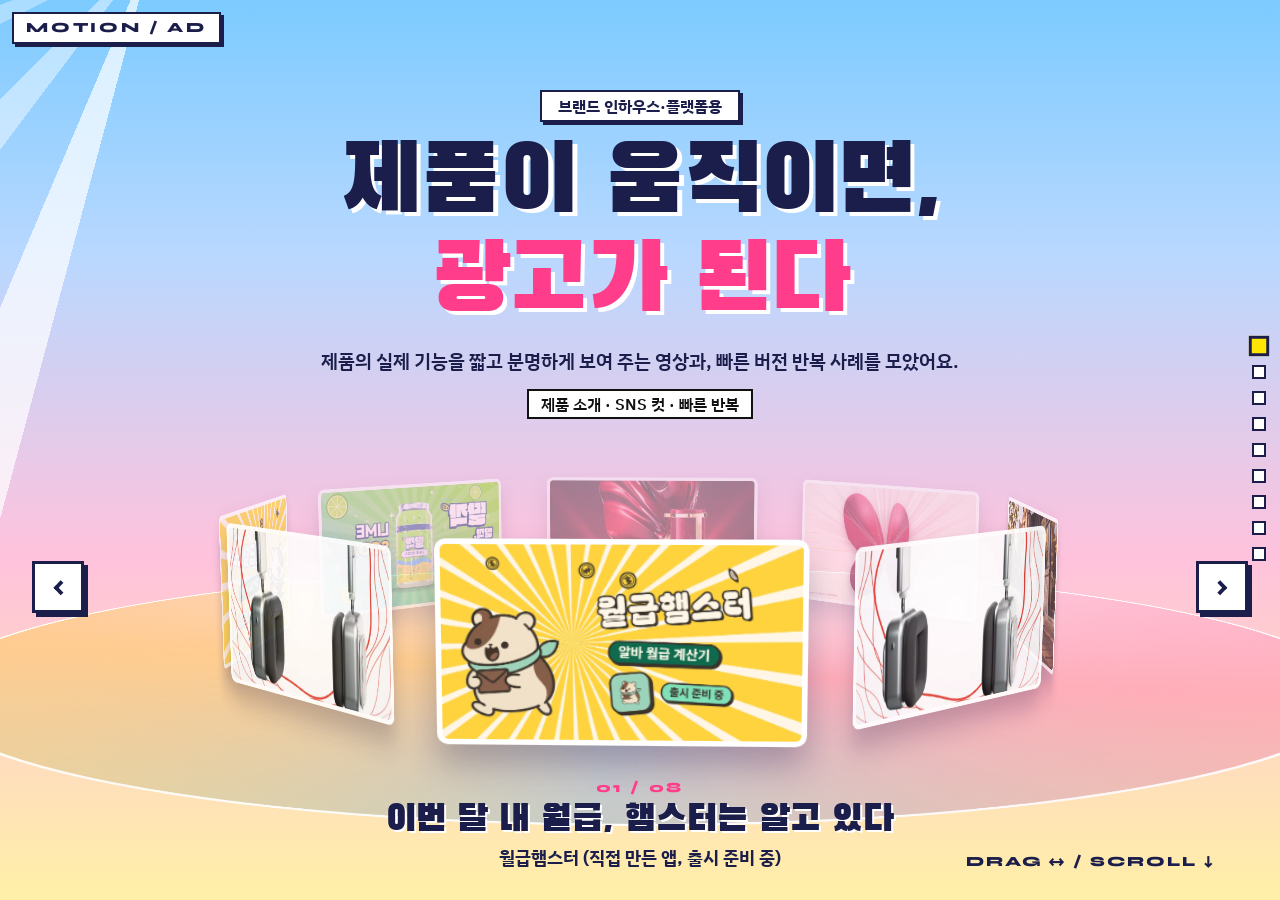
<file: for/2144132da3/index.html>
<!doctype html><html lang="ko"><head><meta charset="utf-8"><meta name="viewport" content="width=device-width,initial-scale=1"><title>브랜드 인하우스·플랫폼용 — 광고·모션그래픽 포트폴리오</title><meta name="robots" content="noindex"><script>document.documentElement.classList.add("js")</script><link rel="preconnect" href="https://fonts.googleapis.com"><link rel="preconnect" href="https://fonts.gstatic.com" crossorigin><link rel="icon" href="data:image/svg+xml,%3Csvg xmlns=%27http://www.w3.org/2000/svg%27 viewBox=%270 0 32 32%27%3E%3Crect width=%2732%27 height=%2732%27 rx=%276%27 fill=%27%23FFE600%27/%3E%3Cpath d=%27M11 8l14 8-14 8z%27 fill=%27%23111%27/%3E%3C/svg%3E"><link rel="stylesheet" href="https://fonts.googleapis.com/css2?family=Anton&family=Black+Han+Sans&family=IBM+Plex+Sans+KR:wght@400;600;700&family=Syne:wght@700;800&display=swap"><link rel="stylesheet" href="../../assets/home.css?v=b5dd5de9"><script src="../../assets/home.js?v=cbc4c4ab" defer></script></head><body class="home"><a class="mark sy" href="#sc-hero" data-go="sc-hero">Motion / Ad</a><nav class="dots" id="dots"><a href="#sc-hero" aria-label="처음"></a><a href="#sc-hamster-payday" aria-label="이번 달 내 월급, 햄스터는 알고 있다"></a><a href="#sc-headphone-button-world" aria-label="버튼 하나에, 세상이 바뀐다"></a><a href="#sc-headphone-ai-film" aria-label="OWN YOUR TEMPO — 실사판"></a><a href="#sc-perfume-red-unfold" aria-label="붉게 펼쳐지다"></a><a href="#sc-perfume-ai-film" aria-label="붉게 펼쳐지다 — 실사판"></a><a href="#sc-ttalkak-lime-soda" aria-label="딸깍, 여름이 터진다"></a><a href="#sc-browse" aria-label="제품·형식으로 보기"></a><a href="#sc-contact" aria-label="연락"></a></nav><main class="snap" id="snap"><section class="sc hero sky on" id="sc-hero" data-c="#B8D8FF"><div class="head"><span class="kick fade" style="--d:100ms">브랜드 인하우스·플랫폼용</span><h1 class="han"><span class="ln l1" data-split>제품이 움직이면,</span><span class="ln l2" data-split>광고가 된다</span></h1><p class="intro fade" style="--d:900ms">제품의 실제 기능을 짧고 분명하게 보여 주는 영상과, 빠른 버전 반복 사례를 모았어요.</p><div class="focus fade" style="--d:1100ms"><span class="tg">제품 소개 · SNS 컷 · 빠른 반복</span></div></div><div class="stage" data-ring data-auto><div class="floor"></div><div class="ring"><a class="cd" href="#sc-hamster-payday" data-go="sc-hamster-payday" data-t="이번 달 내 월급, 햄스터는 알고 있다" data-b="월급햄스터 (직접 만든 앱, 출시 준비 중)"><span class="in"><video autoplay muted loop playsinline preload="metadata" poster="../../media/app/poster-wide.webp" src="../../media/app/loop.mp4" aria-label="이번 달 내 월급, 햄스터는 알고 있다 미리보기"></video></span><span class="cp"><b>이번 달 내 월급, 햄스터는 알고 있다</b><i>월급햄스터 (직접 만든 앱, 출시 준비 중)</i></span></a><a class="cd" href="#sc-headphone-button-world" data-go="sc-headphone-button-world" data-t="버튼 하나에, 세상이 바뀐다" data-b="Nothing Headphone (1) Pro"><span class="in"><video autoplay muted loop playsinline preload="metadata" poster="../../media/headphone/film-cover.webp" src="../../media/headphone/loop.mp4" aria-label="버튼 하나에, 세상이 바뀐다 미리보기"></video></span><span class="cp"><b>버튼 하나에, 세상이 바뀐다</b><i>Nothing Headphone (1) Pro</i></span></a><a class="cd" href="#sc-headphone-ai-film" data-go="sc-headphone-ai-film" data-t="OWN YOUR TEMPO — 실사판" data-b="Nothing Headphone (1) Pro"><span class="in"><video autoplay muted loop playsinline preload="metadata" poster="../../media/headphone-film/v7-poster.webp" src="../../media/headphone-film/loop.mp4" aria-label="OWN YOUR TEMPO — 실사판 미리보기"></video></span><span class="cp"><b>OWN YOUR TEMPO — 실사판</b><i>Nothing Headphone (1) Pro</i></span></a><a class="cd" href="#sc-perfume-red-unfold" data-go="sc-perfume-red-unfold" data-t="붉게 펼쳐지다" data-b="Carolina Herrera La Bomba Intensa"><span class="in"><video autoplay muted loop playsinline preload="metadata" poster="../../media/perfume-motion/style-s2.webp" src="../../media/perfume-motion/loop.mp4" aria-label="붉게 펼쳐지다 미리보기"></video></span><span class="cp"><b>붉게 펼쳐지다</b><i>Carolina Herrera La Bomba Intensa</i></span></a><a class="cd" href="#sc-perfume-ai-film" data-go="sc-perfume-ai-film" data-t="붉게 펼쳐지다 — 실사판" data-b="Carolina Herrera La Bomba Intensa"><span class="in"><video autoplay muted loop playsinline preload="metadata" poster="../../media/perfume-film/keyvisual-v1.webp" src="../../media/perfume-film/loop.mp4" aria-label="붉게 펼쳐지다 — 실사판 미리보기"></video></span><span class="cp"><b>붉게 펼쳐지다 — 실사판</b><i>Carolina Herrera La Bomba Intensa</i></span></a><a class="cd" href="#sc-ttalkak-lime-soda" data-go="sc-ttalkak-lime-soda" data-t="딸깍, 여름이 터진다" data-b="딸깍(TTALKAK) LIME SODA — 가상 브랜드 · 판매용 아님 · 포트폴리오 콘셉트"><span class="in"><video autoplay muted loop playsinline preload="metadata" poster="../../media/drink/poster-wide.webp" src="../../media/drink/loop.mp4" aria-label="딸깍, 여름이 터진다 미리보기"></video></span><span class="cp"><b>딸깍, 여름이 터진다</b><i>딸깍(TTALKAK) LIME SODA — 가상 브랜드 · 판매용 아님 · 포트폴리오 콘셉트</i></span></a><a class="cd" href="#sc-hamster-payday" data-go="sc-hamster-payday" data-t="이번 달 내 월급, 햄스터는 알고 있다" data-b="월급햄스터 (직접 만든 앱, 출시 준비 중)"><span class="in"><img src="../../media/app/poster-wide.webp" width="1600" height="900" alt="이번 달 내 월급, 햄스터는 알고 있다"></span><span class="cp"><b>이번 달 내 월급, 햄스터는 알고 있다</b><i>월급햄스터 (직접 만든 앱, 출시 준비 중)</i></span></a><a class="cd" href="#sc-headphone-button-world" data-go="sc-headphone-button-world" data-t="버튼 하나에, 세상이 바뀐다" data-b="Nothing Headphone (1) Pro"><span class="in"><img src="../../media/headphone/film-cover.webp" width="810" height="1080" alt="버튼 하나에, 세상이 바뀐다"></span><span class="cp"><b>버튼 하나에, 세상이 바뀐다</b><i>Nothing Headphone (1) Pro</i></span></a></div><div class="cap" aria-live="polite"></div><button class="nv p" type="button" aria-label="이전 작품">‹</button><button class="nv n" type="button" aria-label="다음 작품">›</button><div class="hint sy">Drag ↔ / Scroll ↓</div></div></section><section class="sc work" id="sc-hamster-payday" style="--c:#2FBF8C;--t:#111" data-c="#2FBF8C"><div class="vid"><video autoplay muted loop playsinline preload="metadata" poster="../../media/app/poster-wide.webp" src="../../media/app/loop.mp4" aria-label="이번 달 내 월급, 햄스터는 알고 있다 미리보기"></video></div><div class="tx"><div class="top"><span class="no an" aria-hidden="true">01</span><div class="tgs"><span class="tg">앱·서비스</span><span class="tg">SNS 세로 컷</span><span class="tg">콘티·프리비즈</span><span class="tg">UI·키네틱 타이포</span></div></div><h2 class="han" data-split>이번 달 내 월급, 햄스터는 알고 있다</h2><p class="brand an fade" style="--d:580ms">월급햄스터 (직접 만든 앱, 출시 준비 중)</p><p class="lede fade" style="--d:710ms">직접 만든 알바 월급 계산 앱의 광고예요. 퇴근 버튼 한 번 → 오늘 번 돈 → 이번 달 실수령 → 명세서 대조 → 계산 근거, 앱의 실제 기능 순서가 그대로 장면이 되는 세로 30초예요.</p><div class="stats fade" style="--d:840ms"><div><b>30초</b><span>세로 본편 · 1080×1920</span></div><div><b>6초×2</b><span>SNS 범퍼</span></div><div><b>15초</b><span>가로 컷다운</span></div></div><p class="pt fade" style="--d:970ms"><small>주목할 점</small>자사 앱의 실제 기능 순서를 그대로 보여 주는 스토어 미리보기·SNS용 세로 광고</p><a class="cta fade" style="--d:1100ms" href="../../work/hamster-payday/index.html">케이스 스터디 →</a></div></section><section class="sc work r" id="sc-headphone-button-world" style="--c:#E8372C;--t:#fff" data-c="#E8372C"><div class="vid"><video autoplay muted loop playsinline preload="metadata" poster="../../media/headphone/film-cover.webp" src="../../media/headphone/loop.mp4" aria-label="버튼 하나에, 세상이 바뀐다 미리보기"></video></div><div class="tx"><div class="top"><span class="no an" aria-hidden="true">02</span><div class="tgs"><span class="tg">테크·가전</span><span class="tg">3D·모션그래픽 광고</span><span class="tg">콘티·프리비즈</span><span class="tg">리듬·테크</span></div></div><h2 class="han" data-split>버튼 하나에, 세상이 바뀐다</h2><p class="brand an fade" style="--d:580ms">Nothing Headphone (1) Pro</p><p class="lede fade" style="--d:710ms">롤러를 누르고, 길게 누르고, 돌리고, 패들을 밀 때마다 음악과 화면이 바뀌는 32초 모션그래픽. 재생 버튼으로 시작해 일시정지 버튼으로 끝나요.</p><div class="stats fade" style="--d:840ms"><div><b>32초</b><span>1080p 본편 · 768프레임</span></div><div><b>9장면</b><span>모두 실제 조작에서 시작</span></div><div><b>16대역</b><span>소리를 따라가는 이퀄라이저</span></div></div><p class="pt fade" style="--d:970ms"><small>주목할 점</small>제품 매뉴얼의 실제 기능 다섯 가지를 그대로 보여 주는 제품 소개 영상</p><a class="cta fade" style="--d:1100ms" href="../../work/headphone-button-world/index.html">케이스 스터디 →</a></div></section><section class="sc work" id="sc-headphone-ai-film" style="--c:#2F6BFF;--t:#fff" data-c="#2F6BFF"><div class="vid"><video autoplay muted loop playsinline preload="metadata" poster="../../media/headphone-film/v7-poster.webp" src="../../media/headphone-film/loop.mp4" aria-label="OWN YOUR TEMPO — 실사판 미리보기"></video></div><div class="tx"><div class="top"><span class="no an" aria-hidden="true">03</span><div class="tgs"><span class="tg">테크·가전</span><span class="tg">AI 영상 광고</span><span class="tg">콘티·프리비즈</span><span class="tg">인물·스토리</span></div></div><h2 class="han" data-split>OWN YOUR TEMPO — 실사판</h2><p class="brand an fade" style="--d:580ms">Nothing Headphone (1) Pro</p><p class="lede fade" style="--d:710ms">헤드폰을 쓴 한 사람의 하루를 20초로 담은 AI 영상 광고 시안이에요. 거리·계단·옥상, 레코드점·인쇄소·세탁소·기차·농구장까지 장소와 이야기를 바꿔 가며 7편을 만들었고, 이 과정에서 얻은 결론으로 모션그래픽 본편을 다시 만들었어요.</p><div class="stats fade" style="--d:840ms"><div><b>7편</b><span>20초 · 1280×720 편집본</span></div><div><b>25개</b><span>5편 묶음 생성 테이크</span></div><div><b>32초</b><span>City Beat 프리비즈</span></div></div><p class="pt fade" style="--d:970ms"><small>주목할 점</small>짧은 주기로 시안을 반복 생산하고 피드백을 반영한 기록</p><a class="cta fade" style="--d:1100ms" href="../../work/headphone-ai-film/index.html">케이스 스터디 →</a></div></section><section class="sc work r" id="sc-perfume-red-unfold" style="--c:#D3123E;--t:#fff" data-c="#D3123E"><div class="vid"><video autoplay muted loop playsinline preload="metadata" poster="../../media/perfume-motion/style-s2.webp" src="../../media/perfume-motion/loop.mp4" aria-label="붉게 펼쳐지다 미리보기"></video></div><div class="tx"><div class="top"><span class="no an" aria-hidden="true">04</span><div class="tgs"><span class="tg">뷰티·향수</span><span class="tg">3D·모션그래픽 광고</span><span class="tg">콘티·프리비즈</span><span class="tg">럭셔리·감성</span><span class="tg live"><i class="dot"></i>32초 본편 v1(무음) · 유리 질감·소리를 더할 v2 준비 중</span></div></div><h2 class="han" data-split>붉게 펼쳐지다</h2><p class="brand an fade" style="--d:580ms">Carolina Herrera La Bomba Intensa</p><p class="lede fade" style="--d:710ms">한 방울의 붉은 향이 실크 리본처럼 펼쳐져 나비형 병이 되고, 분사 한 번에 화면 전체가 붉은 나비로 번지는 32초 모션그래픽. 병의 &#x27;접힌 날개&#x27; 구조를 모션의 규칙으로 썼어요.</p><div class="stats fade" style="--d:840ms"><div><b>32초</b><span>본편 v1 · 768프레임</span></div><div><b>16마디</b><span>9장면 콘티</span></div><div><b>6초</b><span>시험본 (승인)</span></div></div><p class="pt fade" style="--d:970ms"><small>주목할 점</small>사람 없이 제품 형태만으로 브랜드 무드를 전달하는 짧은 영상</p><a class="cta fade" style="--d:1100ms" href="../../work/perfume-red-unfold/index.html">케이스 스터디 →</a></div></section><section class="sc work" id="sc-perfume-ai-film" style="--c:#B0123A;--t:#fff" data-c="#B0123A"><div class="vid"><video autoplay muted loop playsinline preload="metadata" poster="../../media/perfume-film/keyvisual-v1.webp" src="../../media/perfume-film/loop.mp4" aria-label="붉게 펼쳐지다 — 실사판 미리보기"></video></div><div class="tx"><div class="top"><span class="no an" aria-hidden="true">05</span><div class="tgs"><span class="tg">뷰티·향수</span><span class="tg">AI 영상 광고</span><span class="tg">키비주얼·포스터</span><span class="tg">콘티·프리비즈</span><span class="tg">인물·스토리</span></div></div><h2 class="han" data-split>붉게 펼쳐지다 — 실사판</h2><p class="brand an fade" style="--d:580ms">Carolina Herrera La Bomba Intensa</p><p class="lede fade" style="--d:710ms">외출 준비 → 향수 분사 → 행사 입장. 같은 인물의 저녁을 32초로 보여 주는 AI 영상 광고예요. 버전마다 받은 피드백을 하나씩 반영해 v5까지 만들었어요.</p><div class="stats fade" style="--d:840ms"><div><b>32초</b><span>1080p · 768프레임 · 11컷</span></div><div><b>5버전</b><span>피드백 반영 반복</span></div><div><b>12개</b><span>직접 합성한 효과음</span></div></div><p class="pt fade" style="--d:970ms"><small>주목할 점</small>빠른 버전 반복: 피드백 → 다음 버전을 다섯 번</p><a class="cta fade" style="--d:1100ms" href="../../work/perfume-ai-film/index.html">케이스 스터디 →</a></div></section><section class="sc work r" id="sc-ttalkak-lime-soda" style="--c:#8BE000;--t:#111" data-c="#8BE000"><div class="vid"><video autoplay muted loop playsinline preload="metadata" poster="../../media/drink/poster-wide.webp" src="../../media/drink/loop.mp4" aria-label="딸깍, 여름이 터진다 미리보기"></video></div><div class="tx"><div class="top"><span class="no an" aria-hidden="true">06</span><div class="tgs"><span class="tg">음료·식품</span><span class="tg">3D·모션그래픽 광고</span><span class="tg">SNS 세로 컷</span><span class="tg">키비주얼·포스터</span><span class="tg">상큼·발랄</span></div></div><h2 class="han" data-split>딸깍, 여름이 터진다</h2><p class="brand an fade" style="--d:580ms">딸깍(TTALKAK) LIME SODA — 가상 브랜드 · 판매용 아님 · 포트폴리오 콘셉트</p><p class="lede fade" style="--d:710ms">직접 만든 가상 탄산음료 브랜드 딸깍(TTALKAK) LIME SODA. 3D 캔과 2D 모션그래픽으로 만든 가로 20초 본편, SNS 세로 15초, 세로 포스터 2장, 브랜드 시트까지 한 세트예요.</p><div class="stats fade" style="--d:840ms"><div><b>20초</b><span>가로 본편 · 1920×1080 · 30fps</span></div><div><b>15초</b><span>세로 SNS · 1080×1920 · 30fps</span></div><div><b>2장</b><span>세로 포스터 · 2160×2700</span></div></div><p class="pt fade" style="--d:970ms"><small>주목할 점</small>같은 소재를 가로 20초·세로 15초·포스터로 매체별로 다시 짠 세트</p><a class="cta fade" style="--d:1100ms" href="../../work/ttalkak-lime-soda/index.html">케이스 스터디 →</a></div></section><section class="sc browse sky b" id="sc-browse" data-c="#FFC2DC"><div class="head"><span class="kick">제품 · 형식</span><h2 class="han" data-split>제품·형식으로 보기</h2><nav class="fbar" aria-label="작품 필터"><a class="fbtn on" data-k="all" href="#filter/all">전체</a><a class="fbtn" data-k="tech" href="#filter/tech">테크·가전</a><a class="fbtn" data-k="beauty" href="#filter/beauty">뷰티·향수</a><a class="fbtn" data-k="drink" href="#filter/drink">음료·식품</a><a class="fbtn" data-k="app" href="#filter/app">앱·서비스</a><a class="fbtn" data-k="3d-motion" href="#filter/3d-motion">3D·모션그래픽 광고</a><a class="fbtn" data-k="ai-film" href="#filter/ai-film">AI 영상 광고</a><a class="fbtn" data-k="keyvisual" href="#filter/keyvisual">키비주얼·포스터</a><a class="fbtn" data-k="storyboard" href="#filter/storyboard">콘티·프리비즈</a><a class="fbtn" data-k="social" href="#filter/social">SNS 세로 컷</a></nav></div><div class="stage" data-ring><div class="floor"></div><div class="ring"><a class="cd" href="#sc-hamster-payday" data-go="sc-hamster-payday" data-t="이번 달 내 월급, 햄스터는 알고 있다" data-b="월급햄스터 (직접 만든 앱, 출시 준비 중)" data-k="app social storyboard"><span class="in"><img src="../../media/app/poster-wide.webp" width="1600" height="900" alt="이번 달 내 월급, 햄스터는 알고 있다 커버" loading="lazy" decoding="async"></span><span class="cp"><b>이번 달 내 월급, 햄스터는 알고 있다</b><i>월급햄스터 (직접 만든 앱, 출시 준비 중)</i></span></a><a class="cd" href="#sc-headphone-button-world" data-go="sc-headphone-button-world" data-t="버튼 하나에, 세상이 바뀐다" data-b="Nothing Headphone (1) Pro" data-k="tech 3d-motion storyboard"><span class="in"><img src="../../media/headphone/film-cover.webp" width="810" height="1080" alt="버튼 하나에, 세상이 바뀐다 커버" loading="lazy" decoding="async"></span><span class="cp"><b>버튼 하나에, 세상이 바뀐다</b><i>Nothing Headphone (1) Pro</i></span></a><a class="cd" href="#sc-headphone-ai-film" data-go="sc-headphone-ai-film" data-t="OWN YOUR TEMPO — 실사판" data-b="Nothing Headphone (1) Pro" data-k="tech ai-film storyboard"><span class="in"><img src="../../media/headphone-film/v7-poster.webp" width="1280" height="720" alt="OWN YOUR TEMPO — 실사판 커버" loading="lazy" decoding="async"></span><span class="cp"><b>OWN YOUR TEMPO — 실사판</b><i>Nothing Headphone (1) Pro</i></span></a><a class="cd" href="#sc-perfume-red-unfold" data-go="sc-perfume-red-unfold" data-t="붉게 펼쳐지다" data-b="Carolina Herrera La Bomba Intensa" data-k="beauty 3d-motion storyboard"><span class="in"><img src="../../media/perfume-motion/style-s2.webp" width="1600" height="900" alt="붉게 펼쳐지다 커버" loading="lazy" decoding="async"></span><span class="cp"><b>붉게 펼쳐지다</b><i>Carolina Herrera La Bomba Intensa</i></span></a><a class="cd" href="#sc-perfume-ai-film" data-go="sc-perfume-ai-film" data-t="붉게 펼쳐지다 — 실사판" data-b="Carolina Herrera La Bomba Intensa" data-k="beauty ai-film keyvisual storyboard"><span class="in"><img src="../../media/perfume-film/keyvisual-v1.webp" width="1122" height="1402" alt="붉게 펼쳐지다 — 실사판 커버" loading="lazy" decoding="async"></span><span class="cp"><b>붉게 펼쳐지다 — 실사판</b><i>Carolina Herrera La Bomba Intensa</i></span></a><a class="cd" href="#sc-ttalkak-lime-soda" data-go="sc-ttalkak-lime-soda" data-t="딸깍, 여름이 터진다" data-b="딸깍(TTALKAK) LIME SODA — 가상 브랜드 · 판매용 아님 · 포트폴리오 콘셉트" data-k="drink 3d-motion social keyvisual"><span class="in"><img src="../../media/drink/poster-wide.webp" width="1600" height="900" alt="딸깍, 여름이 터진다 커버" loading="lazy" decoding="async"></span><span class="cp"><b>딸깍, 여름이 터진다</b><i>딸깍(TTALKAK) LIME SODA — 가상 브랜드 · 판매용 아님 · 포트폴리오 콘셉트</i></span></a></div><div class="cap" aria-live="polite"></div><button class="nv p" type="button" aria-label="이전 작품">‹</button><button class="nv n" type="button" aria-label="다음 작품">›</button><div class="hint sy">Drag ↔ / Scroll ↓</div></div></section><section class="sc ct" id="sc-contact" data-c="#FFE600"><h2 class="han"><span class="ln" data-split>다음 광고를</span><span class="ln" data-split>같이 만들어요</span></h2><span class="tg fade" style="--d:710ms">정윤상 · wjddbstkddla@naver.com</span><a class="up fade" style="--d:840ms" href="#sc-hero" data-go="sc-hero">↑ 처음으로</a><div class="foot"><p>모든 광고는 실제 브랜드와 관계없는 개인 비공식 콘셉트 작품입니다.</p><p>AI 생성 도구를 쓴 부분은 작품마다 따로 표기했습니다.</p></div></section></main><div class="ov"><div class="sh" id="sh"></div><div class="wp" id="wp"></div></div></body></html>
</file>
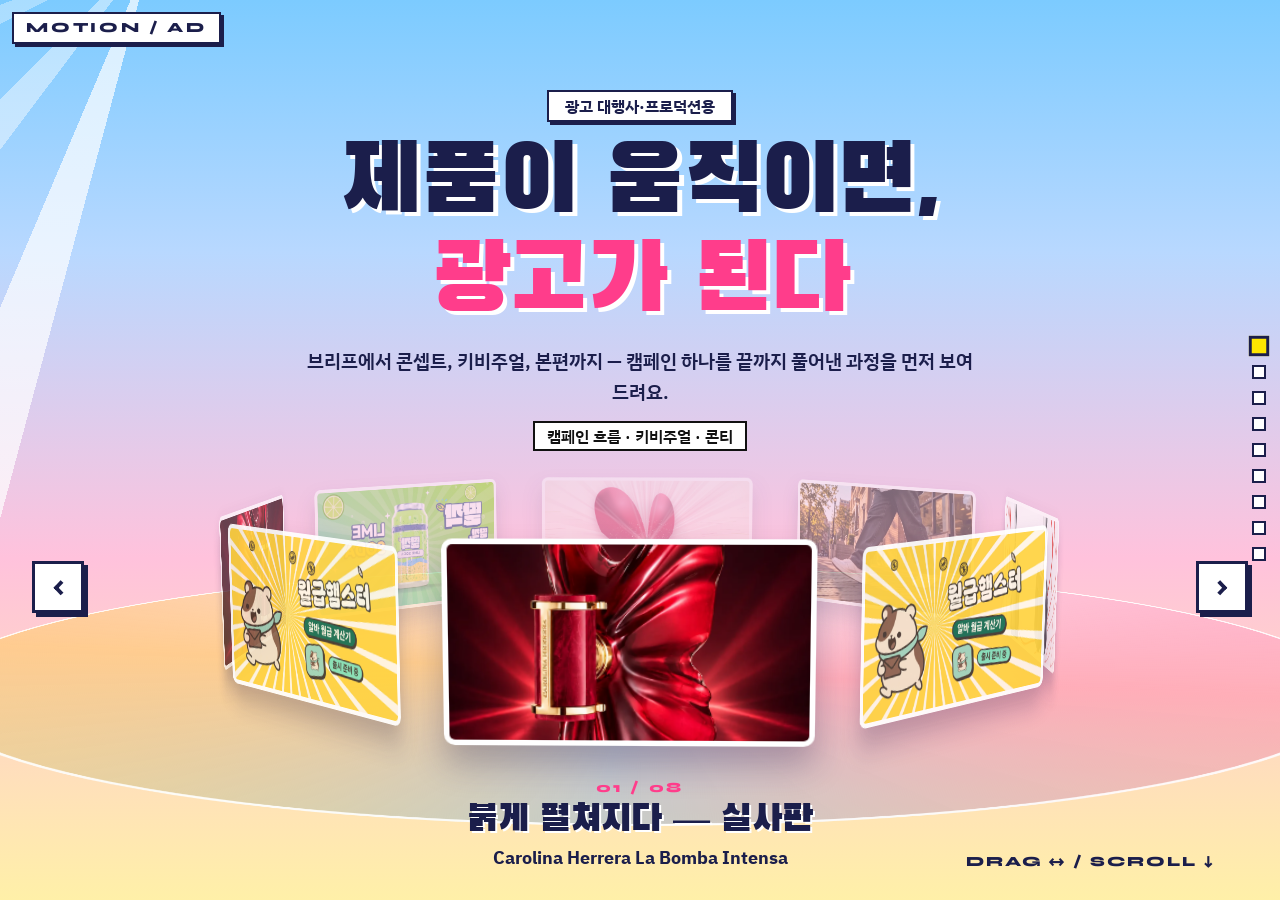
<file: for/2a77d4a8c1/index.html>
<!doctype html><html lang="ko"><head><meta charset="utf-8"><meta name="viewport" content="width=device-width,initial-scale=1"><title>광고 대행사·프로덕션용 — 광고·모션그래픽 포트폴리오</title><meta name="robots" content="noindex"><script>document.documentElement.classList.add("js")</script><link rel="preconnect" href="https://fonts.googleapis.com"><link rel="preconnect" href="https://fonts.gstatic.com" crossorigin><link rel="icon" href="data:image/svg+xml,%3Csvg xmlns=%27http://www.w3.org/2000/svg%27 viewBox=%270 0 32 32%27%3E%3Crect width=%2732%27 height=%2732%27 rx=%276%27 fill=%27%23FFE600%27/%3E%3Cpath d=%27M11 8l14 8-14 8z%27 fill=%27%23111%27/%3E%3C/svg%3E"><link rel="stylesheet" href="https://fonts.googleapis.com/css2?family=Anton&family=Black+Han+Sans&family=IBM+Plex+Sans+KR:wght@400;600;700&family=Syne:wght@700;800&display=swap"><link rel="stylesheet" href="../../assets/home.css?v=b5dd5de9"><script src="../../assets/home.js?v=cbc4c4ab" defer></script></head><body class="home"><a class="mark sy" href="#sc-hero" data-go="sc-hero">Motion / Ad</a><nav class="dots" id="dots"><a href="#sc-hero" aria-label="처음"></a><a href="#sc-perfume-ai-film" aria-label="붉게 펼쳐지다 — 실사판"></a><a href="#sc-hamster-payday" aria-label="이번 달 내 월급, 햄스터는 알고 있다"></a><a href="#sc-headphone-button-world" aria-label="버튼 하나에, 세상이 바뀐다"></a><a href="#sc-headphone-ai-film" aria-label="OWN YOUR TEMPO — 실사판"></a><a href="#sc-perfume-red-unfold" aria-label="붉게 펼쳐지다"></a><a href="#sc-ttalkak-lime-soda" aria-label="딸깍, 여름이 터진다"></a><a href="#sc-browse" aria-label="제품·형식으로 보기"></a><a href="#sc-contact" aria-label="연락"></a></nav><main class="snap" id="snap"><section class="sc hero sky on" id="sc-hero" data-c="#B8D8FF"><div class="head"><span class="kick fade" style="--d:100ms">광고 대행사·프로덕션용</span><h1 class="han"><span class="ln l1" data-split>제품이 움직이면,</span><span class="ln l2" data-split>광고가 된다</span></h1><p class="intro fade" style="--d:900ms">브리프에서 콘셉트, 키비주얼, 본편까지 — 캠페인 하나를 끝까지 풀어낸 과정을 먼저 보여 드려요.</p><div class="focus fade" style="--d:1100ms"><span class="tg">캠페인 흐름 · 키비주얼 · 콘티</span></div></div><div class="stage" data-ring data-auto><div class="floor"></div><div class="ring"><a class="cd" href="#sc-perfume-ai-film" data-go="sc-perfume-ai-film" data-t="붉게 펼쳐지다 — 실사판" data-b="Carolina Herrera La Bomba Intensa"><span class="in"><video autoplay muted loop playsinline preload="metadata" poster="../../media/perfume-film/keyvisual-v1.webp" src="../../media/perfume-film/loop.mp4" aria-label="붉게 펼쳐지다 — 실사판 미리보기"></video></span><span class="cp"><b>붉게 펼쳐지다 — 실사판</b><i>Carolina Herrera La Bomba Intensa</i></span></a><a class="cd" href="#sc-hamster-payday" data-go="sc-hamster-payday" data-t="이번 달 내 월급, 햄스터는 알고 있다" data-b="월급햄스터 (직접 만든 앱, 출시 준비 중)"><span class="in"><video autoplay muted loop playsinline preload="metadata" poster="../../media/app/poster-wide.webp" src="../../media/app/loop.mp4" aria-label="이번 달 내 월급, 햄스터는 알고 있다 미리보기"></video></span><span class="cp"><b>이번 달 내 월급, 햄스터는 알고 있다</b><i>월급햄스터 (직접 만든 앱, 출시 준비 중)</i></span></a><a class="cd" href="#sc-headphone-button-world" data-go="sc-headphone-button-world" data-t="버튼 하나에, 세상이 바뀐다" data-b="Nothing Headphone (1) Pro"><span class="in"><video autoplay muted loop playsinline preload="metadata" poster="../../media/headphone/film-cover.webp" src="../../media/headphone/loop.mp4" aria-label="버튼 하나에, 세상이 바뀐다 미리보기"></video></span><span class="cp"><b>버튼 하나에, 세상이 바뀐다</b><i>Nothing Headphone (1) Pro</i></span></a><a class="cd" href="#sc-headphone-ai-film" data-go="sc-headphone-ai-film" data-t="OWN YOUR TEMPO — 실사판" data-b="Nothing Headphone (1) Pro"><span class="in"><video autoplay muted loop playsinline preload="metadata" poster="../../media/headphone-film/v7-poster.webp" src="../../media/headphone-film/loop.mp4" aria-label="OWN YOUR TEMPO — 실사판 미리보기"></video></span><span class="cp"><b>OWN YOUR TEMPO — 실사판</b><i>Nothing Headphone (1) Pro</i></span></a><a class="cd" href="#sc-perfume-red-unfold" data-go="sc-perfume-red-unfold" data-t="붉게 펼쳐지다" data-b="Carolina Herrera La Bomba Intensa"><span class="in"><video autoplay muted loop playsinline preload="metadata" poster="../../media/perfume-motion/style-s2.webp" src="../../media/perfume-motion/loop.mp4" aria-label="붉게 펼쳐지다 미리보기"></video></span><span class="cp"><b>붉게 펼쳐지다</b><i>Carolina Herrera La Bomba Intensa</i></span></a><a class="cd" href="#sc-ttalkak-lime-soda" data-go="sc-ttalkak-lime-soda" data-t="딸깍, 여름이 터진다" data-b="딸깍(TTALKAK) LIME SODA — 가상 브랜드 · 판매용 아님 · 포트폴리오 콘셉트"><span class="in"><video autoplay muted loop playsinline preload="metadata" poster="../../media/drink/poster-wide.webp" src="../../media/drink/loop.mp4" aria-label="딸깍, 여름이 터진다 미리보기"></video></span><span class="cp"><b>딸깍, 여름이 터진다</b><i>딸깍(TTALKAK) LIME SODA — 가상 브랜드 · 판매용 아님 · 포트폴리오 콘셉트</i></span></a><a class="cd" href="#sc-perfume-ai-film" data-go="sc-perfume-ai-film" data-t="붉게 펼쳐지다 — 실사판" data-b="Carolina Herrera La Bomba Intensa"><span class="in"><img src="../../media/perfume-film/keyvisual-v1.webp" width="1122" height="1402" alt="붉게 펼쳐지다 — 실사판"></span><span class="cp"><b>붉게 펼쳐지다 — 실사판</b><i>Carolina Herrera La Bomba Intensa</i></span></a><a class="cd" href="#sc-hamster-payday" data-go="sc-hamster-payday" data-t="이번 달 내 월급, 햄스터는 알고 있다" data-b="월급햄스터 (직접 만든 앱, 출시 준비 중)"><span class="in"><img src="../../media/app/poster-wide.webp" width="1600" height="900" alt="이번 달 내 월급, 햄스터는 알고 있다"></span><span class="cp"><b>이번 달 내 월급, 햄스터는 알고 있다</b><i>월급햄스터 (직접 만든 앱, 출시 준비 중)</i></span></a></div><div class="cap" aria-live="polite"></div><button class="nv p" type="button" aria-label="이전 작품">‹</button><button class="nv n" type="button" aria-label="다음 작품">›</button><div class="hint sy">Drag ↔ / Scroll ↓</div></div></section><section class="sc work" id="sc-perfume-ai-film" style="--c:#B0123A;--t:#fff" data-c="#B0123A"><div class="vid"><video autoplay muted loop playsinline preload="metadata" poster="../../media/perfume-film/keyvisual-v1.webp" src="../../media/perfume-film/loop.mp4" aria-label="붉게 펼쳐지다 — 실사판 미리보기"></video></div><div class="tx"><div class="top"><span class="no an" aria-hidden="true">01</span><div class="tgs"><span class="tg">뷰티·향수</span><span class="tg">AI 영상 광고</span><span class="tg">키비주얼·포스터</span><span class="tg">콘티·프리비즈</span><span class="tg">인물·스토리</span></div></div><h2 class="han" data-split>붉게 펼쳐지다 — 실사판</h2><p class="brand an fade" style="--d:580ms">Carolina Herrera La Bomba Intensa</p><p class="lede fade" style="--d:710ms">외출 준비 → 향수 분사 → 행사 입장. 같은 인물의 저녁을 32초로 보여 주는 AI 영상 광고예요. 버전마다 받은 피드백을 하나씩 반영해 v5까지 만들었어요.</p><div class="stats fade" style="--d:840ms"><div><b>32초</b><span>1080p · 768프레임 · 11컷</span></div><div><b>5버전</b><span>피드백 반영 반복</span></div><div><b>12개</b><span>직접 합성한 효과음</span></div></div><p class="pt fade" style="--d:970ms"><small>주목할 점</small>인물·스토리 중심 32초 캠페인 — 키비주얼·캐릭터·콘티·본편까지 한 흐름</p><a class="cta fade" style="--d:1100ms" href="../../work/perfume-ai-film/index.html">케이스 스터디 →</a></div></section><section class="sc work r" id="sc-hamster-payday" style="--c:#2FBF8C;--t:#111" data-c="#2FBF8C"><div class="vid"><video autoplay muted loop playsinline preload="metadata" poster="../../media/app/poster-wide.webp" src="../../media/app/loop.mp4" aria-label="이번 달 내 월급, 햄스터는 알고 있다 미리보기"></video></div><div class="tx"><div class="top"><span class="no an" aria-hidden="true">02</span><div class="tgs"><span class="tg">앱·서비스</span><span class="tg">SNS 세로 컷</span><span class="tg">콘티·프리비즈</span><span class="tg">UI·키네틱 타이포</span></div></div><h2 class="han" data-split>이번 달 내 월급, 햄스터는 알고 있다</h2><p class="brand an fade" style="--d:580ms">월급햄스터 (직접 만든 앱, 출시 준비 중)</p><p class="lede fade" style="--d:710ms">직접 만든 알바 월급 계산 앱의 광고예요. 퇴근 버튼 한 번 → 오늘 번 돈 → 이번 달 실수령 → 명세서 대조 → 계산 근거, 앱의 실제 기능 순서가 그대로 장면이 되는 세로 30초예요.</p><div class="stats fade" style="--d:840ms"><div><b>30초</b><span>세로 본편 · 1080×1920</span></div><div><b>6초×2</b><span>SNS 범퍼</span></div><div><b>15초</b><span>가로 컷다운</span></div></div><p class="pt fade" style="--d:970ms"><small>주목할 점</small>하나의 본편에서 세로 30초·범퍼 6초 2개·가로 15초까지 매체별로 다시 짠 캠페인 세트</p><a class="cta fade" style="--d:1100ms" href="../../work/hamster-payday/index.html">케이스 스터디 →</a></div></section><section class="sc work" id="sc-headphone-button-world" style="--c:#E8372C;--t:#fff" data-c="#E8372C"><div class="vid"><video autoplay muted loop playsinline preload="metadata" poster="../../media/headphone/film-cover.webp" src="../../media/headphone/loop.mp4" aria-label="버튼 하나에, 세상이 바뀐다 미리보기"></video></div><div class="tx"><div class="top"><span class="no an" aria-hidden="true">03</span><div class="tgs"><span class="tg">테크·가전</span><span class="tg">3D·모션그래픽 광고</span><span class="tg">콘티·프리비즈</span><span class="tg">리듬·테크</span></div></div><h2 class="han" data-split>버튼 하나에, 세상이 바뀐다</h2><p class="brand an fade" style="--d:580ms">Nothing Headphone (1) Pro</p><p class="lede fade" style="--d:710ms">롤러를 누르고, 길게 누르고, 돌리고, 패들을 밀 때마다 음악과 화면이 바뀌는 32초 모션그래픽. 재생 버튼으로 시작해 일시정지 버튼으로 끝나요.</p><div class="stats fade" style="--d:840ms"><div><b>32초</b><span>1080p 본편 · 768프레임</span></div><div><b>9장면</b><span>모두 실제 조작에서 시작</span></div><div><b>16대역</b><span>소리를 따라가는 이퀄라이저</span></div></div><p class="pt fade" style="--d:970ms"><small>주목할 점</small>거절된 시안 7편에서 원인을 찾아 콘셉트를 다시 세운 과정 — 제품 기능이 곧 장면 규칙</p><a class="cta fade" style="--d:1100ms" href="../../work/headphone-button-world/index.html">케이스 스터디 →</a></div></section><section class="sc work r" id="sc-headphone-ai-film" style="--c:#2F6BFF;--t:#fff" data-c="#2F6BFF"><div class="vid"><video autoplay muted loop playsinline preload="metadata" poster="../../media/headphone-film/v7-poster.webp" src="../../media/headphone-film/loop.mp4" aria-label="OWN YOUR TEMPO — 실사판 미리보기"></video></div><div class="tx"><div class="top"><span class="no an" aria-hidden="true">04</span><div class="tgs"><span class="tg">테크·가전</span><span class="tg">AI 영상 광고</span><span class="tg">콘티·프리비즈</span><span class="tg">인물·스토리</span></div></div><h2 class="han" data-split>OWN YOUR TEMPO — 실사판</h2><p class="brand an fade" style="--d:580ms">Nothing Headphone (1) Pro</p><p class="lede fade" style="--d:710ms">헤드폰을 쓴 한 사람의 하루를 20초로 담은 AI 영상 광고 시안이에요. 거리·계단·옥상, 레코드점·인쇄소·세탁소·기차·농구장까지 장소와 이야기를 바꿔 가며 7편을 만들었고, 이 과정에서 얻은 결론으로 모션그래픽 본편을 다시 만들었어요.</p><div class="stats fade" style="--d:840ms"><div><b>7편</b><span>20초 · 1280×720 편집본</span></div><div><b>25개</b><span>5편 묶음 생성 테이크</span></div><div><b>32초</b><span>City Beat 프리비즈</span></div></div><p class="pt fade" style="--d:970ms"><small>주목할 점</small>사람 중심 이야기형 광고를 장소·설정별로 7편 변주한 캠페인 시안</p><a class="cta fade" style="--d:1100ms" href="../../work/headphone-ai-film/index.html">케이스 스터디 →</a></div></section><section class="sc work" id="sc-perfume-red-unfold" style="--c:#D3123E;--t:#fff" data-c="#D3123E"><div class="vid"><video autoplay muted loop playsinline preload="metadata" poster="../../media/perfume-motion/style-s2.webp" src="../../media/perfume-motion/loop.mp4" aria-label="붉게 펼쳐지다 미리보기"></video></div><div class="tx"><div class="top"><span class="no an" aria-hidden="true">05</span><div class="tgs"><span class="tg">뷰티·향수</span><span class="tg">3D·모션그래픽 광고</span><span class="tg">콘티·프리비즈</span><span class="tg">럭셔리·감성</span><span class="tg live"><i class="dot"></i>32초 본편 v1(무음) · 유리 질감·소리를 더할 v2 준비 중</span></div></div><h2 class="han" data-split>붉게 펼쳐지다</h2><p class="brand an fade" style="--d:580ms">Carolina Herrera La Bomba Intensa</p><p class="lede fade" style="--d:710ms">한 방울의 붉은 향이 실크 리본처럼 펼쳐져 나비형 병이 되고, 분사 한 번에 화면 전체가 붉은 나비로 번지는 32초 모션그래픽. 병의 &#x27;접힌 날개&#x27; 구조를 모션의 규칙으로 썼어요.</p><div class="stats fade" style="--d:840ms"><div><b>32초</b><span>본편 v1 · 768프레임</span></div><div><b>16마디</b><span>9장면 콘티</span></div><div><b>6초</b><span>시험본 (승인)</span></div></div><p class="pt fade" style="--d:970ms"><small>주목할 점</small>같은 제품을 실사판과 다른 방향으로 다시 푼 두 번째 콘셉트 — 캠페인 변주</p><a class="cta fade" style="--d:1100ms" href="../../work/perfume-red-unfold/index.html">케이스 스터디 →</a></div></section><section class="sc work r" id="sc-ttalkak-lime-soda" style="--c:#8BE000;--t:#111" data-c="#8BE000"><div class="vid"><video autoplay muted loop playsinline preload="metadata" poster="../../media/drink/poster-wide.webp" src="../../media/drink/loop.mp4" aria-label="딸깍, 여름이 터진다 미리보기"></video></div><div class="tx"><div class="top"><span class="no an" aria-hidden="true">06</span><div class="tgs"><span class="tg">음료·식품</span><span class="tg">3D·모션그래픽 광고</span><span class="tg">SNS 세로 컷</span><span class="tg">키비주얼·포스터</span><span class="tg">상큼·발랄</span></div></div><h2 class="han" data-split>딸깍, 여름이 터진다</h2><p class="brand an fade" style="--d:580ms">딸깍(TTALKAK) LIME SODA — 가상 브랜드 · 판매용 아님 · 포트폴리오 콘셉트</p><p class="lede fade" style="--d:710ms">직접 만든 가상 탄산음료 브랜드 딸깍(TTALKAK) LIME SODA. 3D 캔과 2D 모션그래픽으로 만든 가로 20초 본편, SNS 세로 15초, 세로 포스터 2장, 브랜드 시트까지 한 세트예요.</p><div class="stats fade" style="--d:840ms"><div><b>20초</b><span>가로 본편 · 1920×1080 · 30fps</span></div><div><b>15초</b><span>세로 SNS · 1080×1920 · 30fps</span></div><div><b>2장</b><span>세로 포스터 · 2160×2700</span></div></div><p class="pt fade" style="--d:970ms"><small>주목할 점</small>가상 브랜드 하나로 본편·세로 SNS·포스터·브랜드 시트까지 묶은 캠페인 세트</p><a class="cta fade" style="--d:1100ms" href="../../work/ttalkak-lime-soda/index.html">케이스 스터디 →</a></div></section><section class="sc browse sky b" id="sc-browse" data-c="#FFC2DC"><div class="head"><span class="kick">제품 · 형식</span><h2 class="han" data-split>제품·형식으로 보기</h2><nav class="fbar" aria-label="작품 필터"><a class="fbtn on" data-k="all" href="#filter/all">전체</a><a class="fbtn" data-k="tech" href="#filter/tech">테크·가전</a><a class="fbtn" data-k="beauty" href="#filter/beauty">뷰티·향수</a><a class="fbtn" data-k="drink" href="#filter/drink">음료·식품</a><a class="fbtn" data-k="app" href="#filter/app">앱·서비스</a><a class="fbtn" data-k="3d-motion" href="#filter/3d-motion">3D·모션그래픽 광고</a><a class="fbtn" data-k="ai-film" href="#filter/ai-film">AI 영상 광고</a><a class="fbtn" data-k="keyvisual" href="#filter/keyvisual">키비주얼·포스터</a><a class="fbtn" data-k="storyboard" href="#filter/storyboard">콘티·프리비즈</a><a class="fbtn" data-k="social" href="#filter/social">SNS 세로 컷</a></nav></div><div class="stage" data-ring><div class="floor"></div><div class="ring"><a class="cd" href="#sc-perfume-ai-film" data-go="sc-perfume-ai-film" data-t="붉게 펼쳐지다 — 실사판" data-b="Carolina Herrera La Bomba Intensa" data-k="beauty ai-film keyvisual storyboard"><span class="in"><img src="../../media/perfume-film/keyvisual-v1.webp" width="1122" height="1402" alt="붉게 펼쳐지다 — 실사판 커버" loading="lazy" decoding="async"></span><span class="cp"><b>붉게 펼쳐지다 — 실사판</b><i>Carolina Herrera La Bomba Intensa</i></span></a><a class="cd" href="#sc-hamster-payday" data-go="sc-hamster-payday" data-t="이번 달 내 월급, 햄스터는 알고 있다" data-b="월급햄스터 (직접 만든 앱, 출시 준비 중)" data-k="app social storyboard"><span class="in"><img src="../../media/app/poster-wide.webp" width="1600" height="900" alt="이번 달 내 월급, 햄스터는 알고 있다 커버" loading="lazy" decoding="async"></span><span class="cp"><b>이번 달 내 월급, 햄스터는 알고 있다</b><i>월급햄스터 (직접 만든 앱, 출시 준비 중)</i></span></a><a class="cd" href="#sc-headphone-button-world" data-go="sc-headphone-button-world" data-t="버튼 하나에, 세상이 바뀐다" data-b="Nothing Headphone (1) Pro" data-k="tech 3d-motion storyboard"><span class="in"><img src="../../media/headphone/film-cover.webp" width="810" height="1080" alt="버튼 하나에, 세상이 바뀐다 커버" loading="lazy" decoding="async"></span><span class="cp"><b>버튼 하나에, 세상이 바뀐다</b><i>Nothing Headphone (1) Pro</i></span></a><a class="cd" href="#sc-headphone-ai-film" data-go="sc-headphone-ai-film" data-t="OWN YOUR TEMPO — 실사판" data-b="Nothing Headphone (1) Pro" data-k="tech ai-film storyboard"><span class="in"><img src="../../media/headphone-film/v7-poster.webp" width="1280" height="720" alt="OWN YOUR TEMPO — 실사판 커버" loading="lazy" decoding="async"></span><span class="cp"><b>OWN YOUR TEMPO — 실사판</b><i>Nothing Headphone (1) Pro</i></span></a><a class="cd" href="#sc-perfume-red-unfold" data-go="sc-perfume-red-unfold" data-t="붉게 펼쳐지다" data-b="Carolina Herrera La Bomba Intensa" data-k="beauty 3d-motion storyboard"><span class="in"><img src="../../media/perfume-motion/style-s2.webp" width="1600" height="900" alt="붉게 펼쳐지다 커버" loading="lazy" decoding="async"></span><span class="cp"><b>붉게 펼쳐지다</b><i>Carolina Herrera La Bomba Intensa</i></span></a><a class="cd" href="#sc-ttalkak-lime-soda" data-go="sc-ttalkak-lime-soda" data-t="딸깍, 여름이 터진다" data-b="딸깍(TTALKAK) LIME SODA — 가상 브랜드 · 판매용 아님 · 포트폴리오 콘셉트" data-k="drink 3d-motion social keyvisual"><span class="in"><img src="../../media/drink/poster-wide.webp" width="1600" height="900" alt="딸깍, 여름이 터진다 커버" loading="lazy" decoding="async"></span><span class="cp"><b>딸깍, 여름이 터진다</b><i>딸깍(TTALKAK) LIME SODA — 가상 브랜드 · 판매용 아님 · 포트폴리오 콘셉트</i></span></a></div><div class="cap" aria-live="polite"></div><button class="nv p" type="button" aria-label="이전 작품">‹</button><button class="nv n" type="button" aria-label="다음 작품">›</button><div class="hint sy">Drag ↔ / Scroll ↓</div></div></section><section class="sc ct" id="sc-contact" data-c="#FFE600"><h2 class="han"><span class="ln" data-split>다음 광고를</span><span class="ln" data-split>같이 만들어요</span></h2><span class="tg fade" style="--d:710ms">정윤상 · wjddbstkddla@naver.com</span><a class="up fade" style="--d:840ms" href="#sc-hero" data-go="sc-hero">↑ 처음으로</a><div class="foot"><p>모든 광고는 실제 브랜드와 관계없는 개인 비공식 콘셉트 작품입니다.</p><p>AI 생성 도구를 쓴 부분은 작품마다 따로 표기했습니다.</p></div></section></main><div class="ov"><div class="sh" id="sh"></div><div class="wp" id="wp"></div></div></body></html>
</file>
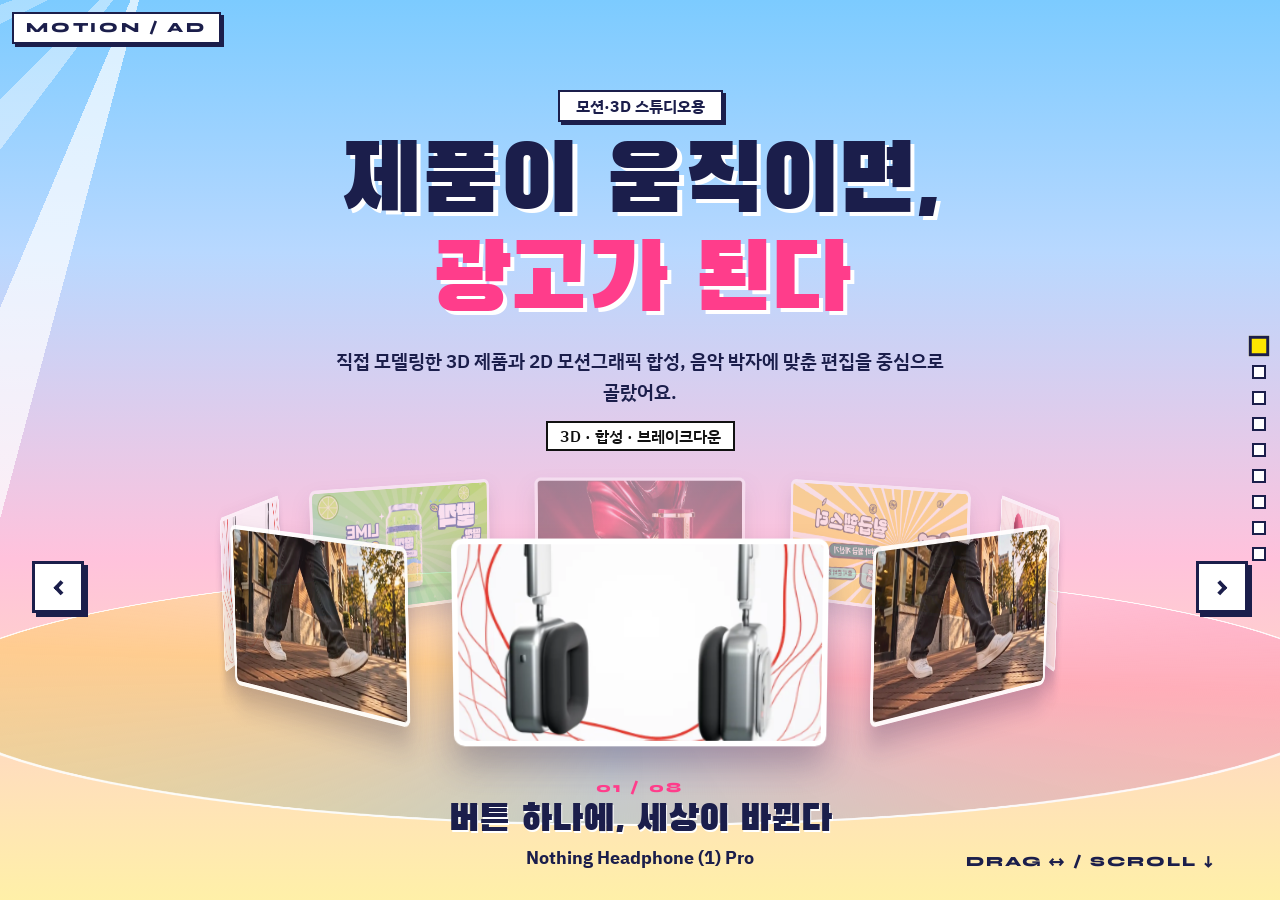
<file: for/efd15a5467/index.html>
<!doctype html><html lang="ko"><head><meta charset="utf-8"><meta name="viewport" content="width=device-width,initial-scale=1"><title>모션·3D 스튜디오용 — 광고·모션그래픽 포트폴리오</title><meta name="robots" content="noindex"><script>document.documentElement.classList.add("js")</script><link rel="preconnect" href="https://fonts.googleapis.com"><link rel="preconnect" href="https://fonts.gstatic.com" crossorigin><link rel="icon" href="data:image/svg+xml,%3Csvg xmlns=%27http://www.w3.org/2000/svg%27 viewBox=%270 0 32 32%27%3E%3Crect width=%2732%27 height=%2732%27 rx=%276%27 fill=%27%23FFE600%27/%3E%3Cpath d=%27M11 8l14 8-14 8z%27 fill=%27%23111%27/%3E%3C/svg%3E"><link rel="stylesheet" href="https://fonts.googleapis.com/css2?family=Anton&family=Black+Han+Sans&family=IBM+Plex+Sans+KR:wght@400;600;700&family=Syne:wght@700;800&display=swap"><link rel="stylesheet" href="../../assets/home.css?v=b5dd5de9"><script src="../../assets/home.js?v=cbc4c4ab" defer></script></head><body class="home"><a class="mark sy" href="#sc-hero" data-go="sc-hero">Motion / Ad</a><nav class="dots" id="dots"><a href="#sc-hero" aria-label="처음"></a><a href="#sc-headphone-button-world" aria-label="버튼 하나에, 세상이 바뀐다"></a><a href="#sc-headphone-ai-film" aria-label="OWN YOUR TEMPO — 실사판"></a><a href="#sc-perfume-red-unfold" aria-label="붉게 펼쳐지다"></a><a href="#sc-hamster-payday" aria-label="이번 달 내 월급, 햄스터는 알고 있다"></a><a href="#sc-perfume-ai-film" aria-label="붉게 펼쳐지다 — 실사판"></a><a href="#sc-ttalkak-lime-soda" aria-label="딸깍, 여름이 터진다"></a><a href="#sc-browse" aria-label="제품·형식으로 보기"></a><a href="#sc-contact" aria-label="연락"></a></nav><main class="snap" id="snap"><section class="sc hero sky on" id="sc-hero" data-c="#B8D8FF"><div class="head"><span class="kick fade" style="--d:100ms">모션·3D 스튜디오용</span><h1 class="han"><span class="ln l1" data-split>제품이 움직이면,</span><span class="ln l2" data-split>광고가 된다</span></h1><p class="intro fade" style="--d:900ms">직접 모델링한 3D 제품과 2D 모션그래픽 합성, 음악 박자에 맞춘 편집을 중심으로 골랐어요.</p><div class="focus fade" style="--d:1100ms"><span class="tg">3D · 합성 · 브레이크다운</span></div></div><div class="stage" data-ring data-auto><div class="floor"></div><div class="ring"><a class="cd" href="#sc-headphone-button-world" data-go="sc-headphone-button-world" data-t="버튼 하나에, 세상이 바뀐다" data-b="Nothing Headphone (1) Pro"><span class="in"><video autoplay muted loop playsinline preload="metadata" poster="../../media/headphone/film-cover.webp" src="../../media/headphone/loop.mp4" aria-label="버튼 하나에, 세상이 바뀐다 미리보기"></video></span><span class="cp"><b>버튼 하나에, 세상이 바뀐다</b><i>Nothing Headphone (1) Pro</i></span></a><a class="cd" href="#sc-headphone-ai-film" data-go="sc-headphone-ai-film" data-t="OWN YOUR TEMPO — 실사판" data-b="Nothing Headphone (1) Pro"><span class="in"><video autoplay muted loop playsinline preload="metadata" poster="../../media/headphone-film/v7-poster.webp" src="../../media/headphone-film/loop.mp4" aria-label="OWN YOUR TEMPO — 실사판 미리보기"></video></span><span class="cp"><b>OWN YOUR TEMPO — 실사판</b><i>Nothing Headphone (1) Pro</i></span></a><a class="cd" href="#sc-perfume-red-unfold" data-go="sc-perfume-red-unfold" data-t="붉게 펼쳐지다" data-b="Carolina Herrera La Bomba Intensa"><span class="in"><video autoplay muted loop playsinline preload="metadata" poster="../../media/perfume-motion/style-s2.webp" src="../../media/perfume-motion/loop.mp4" aria-label="붉게 펼쳐지다 미리보기"></video></span><span class="cp"><b>붉게 펼쳐지다</b><i>Carolina Herrera La Bomba Intensa</i></span></a><a class="cd" href="#sc-hamster-payday" data-go="sc-hamster-payday" data-t="이번 달 내 월급, 햄스터는 알고 있다" data-b="월급햄스터 (직접 만든 앱, 출시 준비 중)"><span class="in"><video autoplay muted loop playsinline preload="metadata" poster="../../media/app/poster-wide.webp" src="../../media/app/loop.mp4" aria-label="이번 달 내 월급, 햄스터는 알고 있다 미리보기"></video></span><span class="cp"><b>이번 달 내 월급, 햄스터는 알고 있다</b><i>월급햄스터 (직접 만든 앱, 출시 준비 중)</i></span></a><a class="cd" href="#sc-perfume-ai-film" data-go="sc-perfume-ai-film" data-t="붉게 펼쳐지다 — 실사판" data-b="Carolina Herrera La Bomba Intensa"><span class="in"><video autoplay muted loop playsinline preload="metadata" poster="../../media/perfume-film/keyvisual-v1.webp" src="../../media/perfume-film/loop.mp4" aria-label="붉게 펼쳐지다 — 실사판 미리보기"></video></span><span class="cp"><b>붉게 펼쳐지다 — 실사판</b><i>Carolina Herrera La Bomba Intensa</i></span></a><a class="cd" href="#sc-ttalkak-lime-soda" data-go="sc-ttalkak-lime-soda" data-t="딸깍, 여름이 터진다" data-b="딸깍(TTALKAK) LIME SODA — 가상 브랜드 · 판매용 아님 · 포트폴리오 콘셉트"><span class="in"><video autoplay muted loop playsinline preload="metadata" poster="../../media/drink/poster-wide.webp" src="../../media/drink/loop.mp4" aria-label="딸깍, 여름이 터진다 미리보기"></video></span><span class="cp"><b>딸깍, 여름이 터진다</b><i>딸깍(TTALKAK) LIME SODA — 가상 브랜드 · 판매용 아님 · 포트폴리오 콘셉트</i></span></a><a class="cd" href="#sc-headphone-button-world" data-go="sc-headphone-button-world" data-t="버튼 하나에, 세상이 바뀐다" data-b="Nothing Headphone (1) Pro"><span class="in"><img src="../../media/headphone/film-cover.webp" width="810" height="1080" alt="버튼 하나에, 세상이 바뀐다"></span><span class="cp"><b>버튼 하나에, 세상이 바뀐다</b><i>Nothing Headphone (1) Pro</i></span></a><a class="cd" href="#sc-headphone-ai-film" data-go="sc-headphone-ai-film" data-t="OWN YOUR TEMPO — 실사판" data-b="Nothing Headphone (1) Pro"><span class="in"><img src="../../media/headphone-film/v7-poster.webp" width="1280" height="720" alt="OWN YOUR TEMPO — 실사판"></span><span class="cp"><b>OWN YOUR TEMPO — 실사판</b><i>Nothing Headphone (1) Pro</i></span></a></div><div class="cap" aria-live="polite"></div><button class="nv p" type="button" aria-label="이전 작품">‹</button><button class="nv n" type="button" aria-label="다음 작품">›</button><div class="hint sy">Drag ↔ / Scroll ↓</div></div></section><section class="sc work" id="sc-headphone-button-world" style="--c:#E8372C;--t:#fff" data-c="#E8372C"><div class="vid"><video autoplay muted loop playsinline preload="metadata" poster="../../media/headphone/film-cover.webp" src="../../media/headphone/loop.mp4" aria-label="버튼 하나에, 세상이 바뀐다 미리보기"></video></div><div class="tx"><div class="top"><span class="no an" aria-hidden="true">01</span><div class="tgs"><span class="tg">테크·가전</span><span class="tg">3D·모션그래픽 광고</span><span class="tg">콘티·프리비즈</span><span class="tg">리듬·테크</span></div></div><h2 class="han" data-split>버튼 하나에, 세상이 바뀐다</h2><p class="brand an fade" style="--d:580ms">Nothing Headphone (1) Pro</p><p class="lede fade" style="--d:710ms">롤러를 누르고, 길게 누르고, 돌리고, 패들을 밀 때마다 음악과 화면이 바뀌는 32초 모션그래픽. 재생 버튼으로 시작해 일시정지 버튼으로 끝나요.</p><div class="stats fade" style="--d:840ms"><div><b>32초</b><span>1080p 본편 · 768프레임</span></div><div><b>9장면</b><span>모두 실제 조작에서 시작</span></div><div><b>16대역</b><span>소리를 따라가는 이퀄라이저</span></div></div><p class="pt fade" style="--d:970ms"><small>주목할 점</small>직접 만든 3D 제품 + 2D 합성 + 음악 박자 동기화, 768프레임 전 프레임 검수</p><a class="cta fade" style="--d:1100ms" href="../../work/headphone-button-world/index.html">케이스 스터디 →</a></div></section><section class="sc work r" id="sc-headphone-ai-film" style="--c:#2F6BFF;--t:#fff" data-c="#2F6BFF"><div class="vid"><video autoplay muted loop playsinline preload="metadata" poster="../../media/headphone-film/v7-poster.webp" src="../../media/headphone-film/loop.mp4" aria-label="OWN YOUR TEMPO — 실사판 미리보기"></video></div><div class="tx"><div class="top"><span class="no an" aria-hidden="true">02</span><div class="tgs"><span class="tg">테크·가전</span><span class="tg">AI 영상 광고</span><span class="tg">콘티·프리비즈</span><span class="tg">인물·스토리</span></div></div><h2 class="han" data-split>OWN YOUR TEMPO — 실사판</h2><p class="brand an fade" style="--d:580ms">Nothing Headphone (1) Pro</p><p class="lede fade" style="--d:710ms">헤드폰을 쓴 한 사람의 하루를 20초로 담은 AI 영상 광고 시안이에요. 거리·계단·옥상, 레코드점·인쇄소·세탁소·기차·농구장까지 장소와 이야기를 바꿔 가며 7편을 만들었고, 이 과정에서 얻은 결론으로 모션그래픽 본편을 다시 만들었어요.</p><div class="stats fade" style="--d:840ms"><div><b>7편</b><span>20초 · 1280×720 편집본</span></div><div><b>25개</b><span>5편 묶음 생성 테이크</span></div><div><b>32초</b><span>City Beat 프리비즈</span></div></div><p class="pt fade" style="--d:970ms"><small>주목할 점</small>로컬 생성 영상 파이프라인과 Blender 카메라 프리비즈</p><a class="cta fade" style="--d:1100ms" href="../../work/headphone-ai-film/index.html">케이스 스터디 →</a></div></section><section class="sc work" id="sc-perfume-red-unfold" style="--c:#D3123E;--t:#fff" data-c="#D3123E"><div class="vid"><video autoplay muted loop playsinline preload="metadata" poster="../../media/perfume-motion/style-s2.webp" src="../../media/perfume-motion/loop.mp4" aria-label="붉게 펼쳐지다 미리보기"></video></div><div class="tx"><div class="top"><span class="no an" aria-hidden="true">03</span><div class="tgs"><span class="tg">뷰티·향수</span><span class="tg">3D·모션그래픽 광고</span><span class="tg">콘티·프리비즈</span><span class="tg">럭셔리·감성</span><span class="tg live"><i class="dot"></i>32초 본편 v1(무음) · 유리 질감·소리를 더할 v2 준비 중</span></div></div><h2 class="han" data-split>붉게 펼쳐지다</h2><p class="brand an fade" style="--d:580ms">Carolina Herrera La Bomba Intensa</p><p class="lede fade" style="--d:710ms">한 방울의 붉은 향이 실크 리본처럼 펼쳐져 나비형 병이 되고, 분사 한 번에 화면 전체가 붉은 나비로 번지는 32초 모션그래픽. 병의 &#x27;접힌 날개&#x27; 구조를 모션의 규칙으로 썼어요.</p><div class="stats fade" style="--d:840ms"><div><b>32초</b><span>본편 v1 · 768프레임</span></div><div><b>16마디</b><span>9장면 콘티</span></div><div><b>6초</b><span>시험본 (승인)</span></div></div><p class="pt fade" style="--d:970ms"><small>주목할 점</small>제품 형태를 모션 규칙으로 바꾼 3D·2D 혼합 연출, 직접 설계한 유리 병</p><a class="cta fade" style="--d:1100ms" href="../../work/perfume-red-unfold/index.html">케이스 스터디 →</a></div></section><section class="sc work r" id="sc-hamster-payday" style="--c:#2FBF8C;--t:#111" data-c="#2FBF8C"><div class="vid"><video autoplay muted loop playsinline preload="metadata" poster="../../media/app/poster-wide.webp" src="../../media/app/loop.mp4" aria-label="이번 달 내 월급, 햄스터는 알고 있다 미리보기"></video></div><div class="tx"><div class="top"><span class="no an" aria-hidden="true">04</span><div class="tgs"><span class="tg">앱·서비스</span><span class="tg">SNS 세로 컷</span><span class="tg">콘티·프리비즈</span><span class="tg">UI·키네틱 타이포</span></div></div><h2 class="han" data-split>이번 달 내 월급, 햄스터는 알고 있다</h2><p class="brand an fade" style="--d:580ms">월급햄스터 (직접 만든 앱, 출시 준비 중)</p><p class="lede fade" style="--d:710ms">직접 만든 알바 월급 계산 앱의 광고예요. 퇴근 버튼 한 번 → 오늘 번 돈 → 이번 달 실수령 → 명세서 대조 → 계산 근거, 앱의 실제 기능 순서가 그대로 장면이 되는 세로 30초예요.</p><div class="stats fade" style="--d:840ms"><div><b>30초</b><span>세로 본편 · 1080×1920</span></div><div><b>6초×2</b><span>SNS 범퍼</span></div><div><b>15초</b><span>가로 컷다운</span></div></div><p class="pt fade" style="--d:970ms"><small>주목할 점</small>3D 없이 2D 컷아웃 캐릭터 + UI 모션 + 키네틱 타이포를 박자 격자에 맞춘 연출</p><a class="cta fade" style="--d:1100ms" href="../../work/hamster-payday/index.html">케이스 스터디 →</a></div></section><section class="sc work" id="sc-perfume-ai-film" style="--c:#B0123A;--t:#fff" data-c="#B0123A"><div class="vid"><video autoplay muted loop playsinline preload="metadata" poster="../../media/perfume-film/keyvisual-v1.webp" src="../../media/perfume-film/loop.mp4" aria-label="붉게 펼쳐지다 — 실사판 미리보기"></video></div><div class="tx"><div class="top"><span class="no an" aria-hidden="true">05</span><div class="tgs"><span class="tg">뷰티·향수</span><span class="tg">AI 영상 광고</span><span class="tg">키비주얼·포스터</span><span class="tg">콘티·프리비즈</span><span class="tg">인물·스토리</span></div></div><h2 class="han" data-split>붉게 펼쳐지다 — 실사판</h2><p class="brand an fade" style="--d:580ms">Carolina Herrera La Bomba Intensa</p><p class="lede fade" style="--d:710ms">외출 준비 → 향수 분사 → 행사 입장. 같은 인물의 저녁을 32초로 보여 주는 AI 영상 광고예요. 버전마다 받은 피드백을 하나씩 반영해 v5까지 만들었어요.</p><div class="stats fade" style="--d:840ms"><div><b>32초</b><span>1080p · 768프레임 · 11컷</span></div><div><b>5버전</b><span>피드백 반영 반복</span></div><div><b>12개</b><span>직접 합성한 효과음</span></div></div><p class="pt fade" style="--d:970ms"><small>주목할 점</small>로컬 생성 모델 파이프라인 운영과 버전별 수정 기록</p><a class="cta fade" style="--d:1100ms" href="../../work/perfume-ai-film/index.html">케이스 스터디 →</a></div></section><section class="sc work r" id="sc-ttalkak-lime-soda" style="--c:#8BE000;--t:#111" data-c="#8BE000"><div class="vid"><video autoplay muted loop playsinline preload="metadata" poster="../../media/drink/poster-wide.webp" src="../../media/drink/loop.mp4" aria-label="딸깍, 여름이 터진다 미리보기"></video></div><div class="tx"><div class="top"><span class="no an" aria-hidden="true">06</span><div class="tgs"><span class="tg">음료·식품</span><span class="tg">3D·모션그래픽 광고</span><span class="tg">SNS 세로 컷</span><span class="tg">키비주얼·포스터</span><span class="tg">상큼·발랄</span></div></div><h2 class="han" data-split>딸깍, 여름이 터진다</h2><p class="brand an fade" style="--d:580ms">딸깍(TTALKAK) LIME SODA — 가상 브랜드 · 판매용 아님 · 포트폴리오 콘셉트</p><p class="lede fade" style="--d:710ms">직접 만든 가상 탄산음료 브랜드 딸깍(TTALKAK) LIME SODA. 3D 캔과 2D 모션그래픽으로 만든 가로 20초 본편, SNS 세로 15초, 세로 포스터 2장, 브랜드 시트까지 한 세트예요.</p><div class="stats fade" style="--d:840ms"><div><b>20초</b><span>가로 본편 · 1920×1080 · 30fps</span></div><div><b>15초</b><span>세로 SNS · 1080×1920 · 30fps</span></div><div><b>2장</b><span>세로 포스터 · 2160×2700</span></div></div><p class="pt fade" style="--d:970ms"><small>주목할 점</small>Blender Cycles 실물 재질 3D 캔 + 2D 모션그래픽 합성</p><a class="cta fade" style="--d:1100ms" href="../../work/ttalkak-lime-soda/index.html">케이스 스터디 →</a></div></section><section class="sc browse sky b" id="sc-browse" data-c="#FFC2DC"><div class="head"><span class="kick">제품 · 형식</span><h2 class="han" data-split>제품·형식으로 보기</h2><nav class="fbar" aria-label="작품 필터"><a class="fbtn on" data-k="all" href="#filter/all">전체</a><a class="fbtn" data-k="tech" href="#filter/tech">테크·가전</a><a class="fbtn" data-k="beauty" href="#filter/beauty">뷰티·향수</a><a class="fbtn" data-k="drink" href="#filter/drink">음료·식품</a><a class="fbtn" data-k="app" href="#filter/app">앱·서비스</a><a class="fbtn" data-k="3d-motion" href="#filter/3d-motion">3D·모션그래픽 광고</a><a class="fbtn" data-k="ai-film" href="#filter/ai-film">AI 영상 광고</a><a class="fbtn" data-k="keyvisual" href="#filter/keyvisual">키비주얼·포스터</a><a class="fbtn" data-k="storyboard" href="#filter/storyboard">콘티·프리비즈</a><a class="fbtn" data-k="social" href="#filter/social">SNS 세로 컷</a></nav></div><div class="stage" data-ring><div class="floor"></div><div class="ring"><a class="cd" href="#sc-headphone-button-world" data-go="sc-headphone-button-world" data-t="버튼 하나에, 세상이 바뀐다" data-b="Nothing Headphone (1) Pro" data-k="tech 3d-motion storyboard"><span class="in"><img src="../../media/headphone/film-cover.webp" width="810" height="1080" alt="버튼 하나에, 세상이 바뀐다 커버" loading="lazy" decoding="async"></span><span class="cp"><b>버튼 하나에, 세상이 바뀐다</b><i>Nothing Headphone (1) Pro</i></span></a><a class="cd" href="#sc-headphone-ai-film" data-go="sc-headphone-ai-film" data-t="OWN YOUR TEMPO — 실사판" data-b="Nothing Headphone (1) Pro" data-k="tech ai-film storyboard"><span class="in"><img src="../../media/headphone-film/v7-poster.webp" width="1280" height="720" alt="OWN YOUR TEMPO — 실사판 커버" loading="lazy" decoding="async"></span><span class="cp"><b>OWN YOUR TEMPO — 실사판</b><i>Nothing Headphone (1) Pro</i></span></a><a class="cd" href="#sc-perfume-red-unfold" data-go="sc-perfume-red-unfold" data-t="붉게 펼쳐지다" data-b="Carolina Herrera La Bomba Intensa" data-k="beauty 3d-motion storyboard"><span class="in"><img src="../../media/perfume-motion/style-s2.webp" width="1600" height="900" alt="붉게 펼쳐지다 커버" loading="lazy" decoding="async"></span><span class="cp"><b>붉게 펼쳐지다</b><i>Carolina Herrera La Bomba Intensa</i></span></a><a class="cd" href="#sc-hamster-payday" data-go="sc-hamster-payday" data-t="이번 달 내 월급, 햄스터는 알고 있다" data-b="월급햄스터 (직접 만든 앱, 출시 준비 중)" data-k="app social storyboard"><span class="in"><img src="../../media/app/poster-wide.webp" width="1600" height="900" alt="이번 달 내 월급, 햄스터는 알고 있다 커버" loading="lazy" decoding="async"></span><span class="cp"><b>이번 달 내 월급, 햄스터는 알고 있다</b><i>월급햄스터 (직접 만든 앱, 출시 준비 중)</i></span></a><a class="cd" href="#sc-perfume-ai-film" data-go="sc-perfume-ai-film" data-t="붉게 펼쳐지다 — 실사판" data-b="Carolina Herrera La Bomba Intensa" data-k="beauty ai-film keyvisual storyboard"><span class="in"><img src="../../media/perfume-film/keyvisual-v1.webp" width="1122" height="1402" alt="붉게 펼쳐지다 — 실사판 커버" loading="lazy" decoding="async"></span><span class="cp"><b>붉게 펼쳐지다 — 실사판</b><i>Carolina Herrera La Bomba Intensa</i></span></a><a class="cd" href="#sc-ttalkak-lime-soda" data-go="sc-ttalkak-lime-soda" data-t="딸깍, 여름이 터진다" data-b="딸깍(TTALKAK) LIME SODA — 가상 브랜드 · 판매용 아님 · 포트폴리오 콘셉트" data-k="drink 3d-motion social keyvisual"><span class="in"><img src="../../media/drink/poster-wide.webp" width="1600" height="900" alt="딸깍, 여름이 터진다 커버" loading="lazy" decoding="async"></span><span class="cp"><b>딸깍, 여름이 터진다</b><i>딸깍(TTALKAK) LIME SODA — 가상 브랜드 · 판매용 아님 · 포트폴리오 콘셉트</i></span></a></div><div class="cap" aria-live="polite"></div><button class="nv p" type="button" aria-label="이전 작품">‹</button><button class="nv n" type="button" aria-label="다음 작품">›</button><div class="hint sy">Drag ↔ / Scroll ↓</div></div></section><section class="sc ct" id="sc-contact" data-c="#FFE600"><h2 class="han"><span class="ln" data-split>다음 광고를</span><span class="ln" data-split>같이 만들어요</span></h2><span class="tg fade" style="--d:710ms">정윤상 · wjddbstkddla@naver.com</span><a class="up fade" style="--d:840ms" href="#sc-hero" data-go="sc-hero">↑ 처음으로</a><div class="foot"><p>모든 광고는 실제 브랜드와 관계없는 개인 비공식 콘셉트 작품입니다.</p><p>AI 생성 도구를 쓴 부분은 작품마다 따로 표기했습니다.</p></div></section></main><div class="ov"><div class="sh" id="sh"></div><div class="wp" id="wp"></div></div></body></html>
</file>
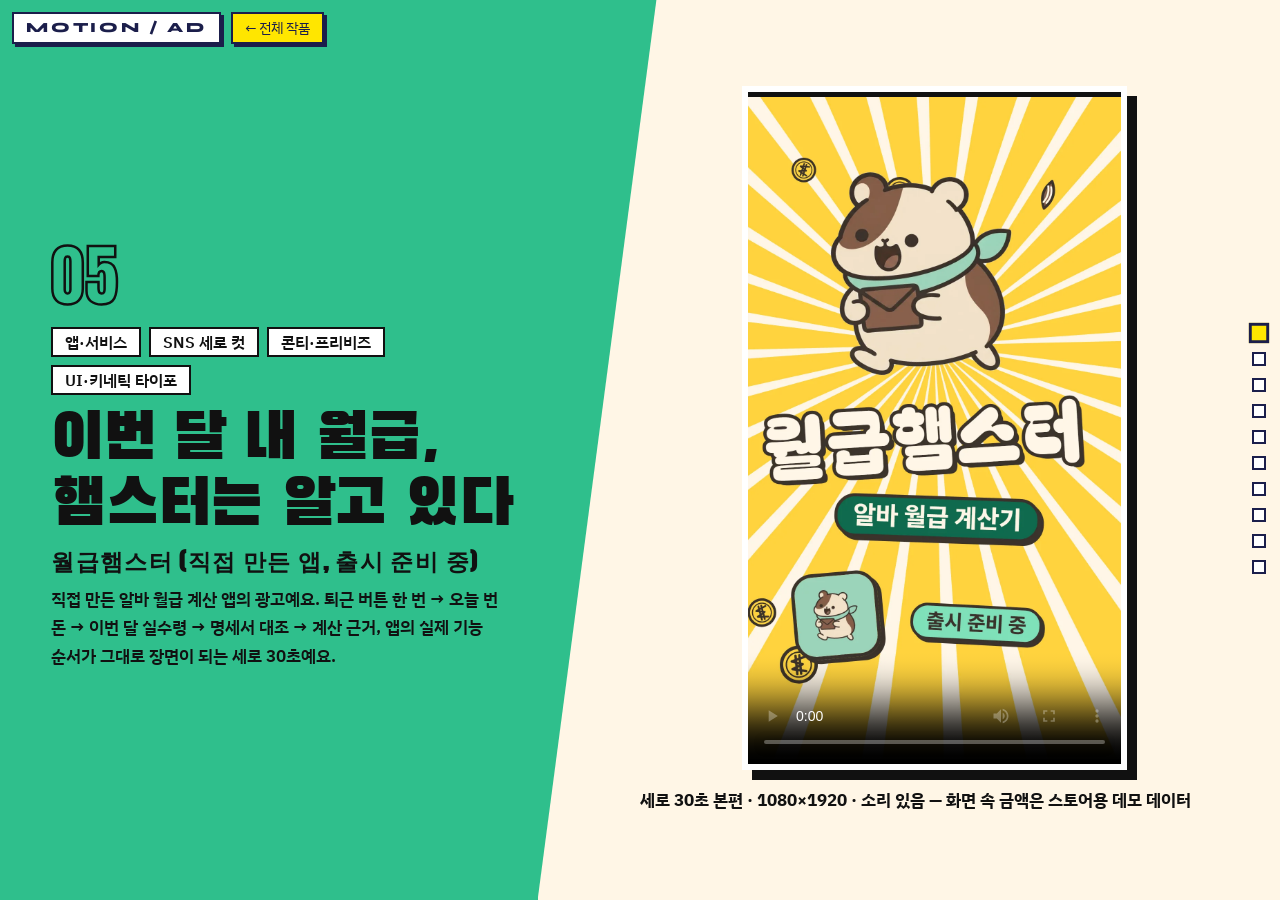
<file: work/hamster-payday/index.html>
<!doctype html><html lang="ko"><head><meta charset="utf-8"><meta name="viewport" content="width=device-width,initial-scale=1"><title>이번 달 내 월급, 햄스터는 알고 있다 — 광고·모션그래픽 포트폴리오</title><script>document.documentElement.classList.add("js")</script><link rel="preconnect" href="https://fonts.googleapis.com"><link rel="preconnect" href="https://fonts.gstatic.com" crossorigin><link rel="icon" href="data:image/svg+xml,%3Csvg xmlns=%27http://www.w3.org/2000/svg%27 viewBox=%270 0 32 32%27%3E%3Crect width=%2732%27 height=%2732%27 rx=%276%27 fill=%27%23FFE600%27/%3E%3Cpath d=%27M11 8l14 8-14 8z%27 fill=%27%23111%27/%3E%3C/svg%3E"><link rel="stylesheet" href="https://fonts.googleapis.com/css2?family=Anton&family=Black+Han+Sans&family=IBM+Plex+Sans+KR:wght@400;600;700&family=Syne:wght@700;800&display=swap"><link rel="stylesheet" href="../../assets/home.css?v=b5dd5de9"><link rel="stylesheet" href="../../assets/case.css?v=fad342b3"><script src="../../assets/home.js?v=cbc4c4ab" defer></script></head><body class="home case"><div class="topbar"><a class="mark sy" href="../../index.html">Motion / Ad</a><a class="mark bk" href="../../index.html#sc-hamster-payday">← 전체 작품</a></div><nav class="dots" id="dots"><a href="#sc-top" aria-label="처음"></a><a href="#sc-stats" aria-label="숫자"></a><a href="#sc-s1" aria-label="브리프"></a><a href="#sc-s2" aria-label="콘셉트"></a><a href="#sc-s3" aria-label="마스코트"></a><a href="#sc-s4" aria-label="실제 앱 화면"></a><a href="#sc-s5" aria-label="본편"></a><a href="#sc-gallery" aria-label="갤러리"></a><a href="#sc-info" aria-label="내가 한 일"></a><a href="#sc-next" aria-label="다음 작품"></a></nav><main class="snap" id="snap"><section class="sc cs cs-hero on" id="sc-top" style="--c:#2FBF8C;--t:#111;--s:#111;--p:#FFF6E6;--pt:#111" data-c="#2FBF8C"><div class="tx"><div class="top"><span class="no an" aria-hidden="true">05</span><div class="tgs"><span class="tg">앱·서비스</span><span class="tg">SNS 세로 컷</span><span class="tg">콘티·프리비즈</span><span class="tg">UI·키네틱 타이포</span></div></div><h1 class="han" data-split>이번 달 내 월급, 햄스터는 알고 있다</h1><p class="brand an fade" style="--d:580ms">월급햄스터 (직접 만든 앱, 출시 준비 중)</p><p class="lede fade" style="--d:710ms">직접 만든 알바 월급 계산 앱의 광고예요. 퇴근 버튼 한 번 → 오늘 번 돈 → 이번 달 실수령 → 명세서 대조 → 계산 근거, 앱의 실제 기능 순서가 그대로 장면이 되는 세로 30초예요.</p></div><div class="cs-vid fade" style="--d:840ms"><video class=tall controls preload="metadata" poster="../../media/app/poster-vertical.webp" src="../../media/app/hamster-vertical-30s.mp4"></video><p class="fcap">세로 30초 본편 · 1080×1920 · 소리 있음 — 화면 속 금액은 스토어용 데모 데이터</p></div></section><section class="sc cs cs-st" id="sc-stats" style="--c:#2FBF8C;--t:#111;--s:#111;--p:#FFF6E6;--pt:#111" data-c="#2FBF8C"><span class="kick fade" style="--d:200ms">숫자로 보기</span><div class="cs-sg" style="--n:3"><div class="fade" style="--d:450ms"><b><span class="an">30</span><span class="han">초</span></b><span class="l">세로 본편 · 1080×1920</span></div><div class="fade" style="--d:580ms"><b><span class="an">6</span><span class="han">초×2</span></b><span class="l">SNS 범퍼</span></div><div class="fade" style="--d:710ms"><b><span class="an">15</span><span class="han">초</span></b><span class="l">가로 컷다운</span></div></div></section><section class="sc cs cs-step nt" id="sc-s1" style="--c:#FFF6E6;--t:#111;--s:#2FBF8C;--p:#2FBF8C;--pt:#111" data-c="#FFF6E6"><div class="big an" aria-hidden="true">01</div><div class="tx"><h2 class="han" data-split>브리프</h2><p class="lede fade" style="--d:710ms">알바·단시간 근로자가 출퇴근만 찍으면 오늘 번 돈과 이번 달 실수령을 보고, 급여명세서와 맞는지 대조하는 앱. 3D 없이 2D만으로, 기존 두 광고와 겹치지 않는 세로 광고를 목표로 했다.</p></div></section><section class="sc cs cs-step r" id="sc-s2" style="--c:#2FBF8C;--t:#111;--s:#111;--p:#FFF6E6;--pt:#111" data-c="#2FBF8C"><div class="tx"><div class="top"><span class="no an" aria-hidden="true">02</span></div><h2 class="han" data-split>콘셉트</h2><p class="lede fade" style="--d:710ms">앱의 실제 기능 순서를 그대로 장면 순서로. 120BPM 박자 격자(15프레임)에 컷과 숫자 움직임을 맞췄다.</p></div><figure class="cs-fig fade" style="--d:710ms"><img src="../../media/app/process-styleframes-board.webp" width="1600" height="2049" alt="콘티 보드 — 7장면 장면표와 스타일 프레임 6장" loading="lazy" decoding="async"><figcaption class="fcap">콘티 보드 — 7장면 장면표와 스타일 프레임 6장</figcaption></figure></section><section class="sc cs cs-step" id="sc-s3" style="--c:#FFF6E6;--t:#111;--s:#2FBF8C;--p:#2FBF8C;--pt:#111" data-c="#FFF6E6"><div class="tx"><div class="top"><span class="no an" aria-hidden="true">03</span></div><h2 class="han" data-split>마스코트</h2><p class="lede fade" style="--d:710ms">햄스터 기준서(좌우 반전 금지·팔레트 5색)를 통과한 그림만 투명하게 오려, 한 장씩 코드로 움직이는 컷아웃 애니메이션으로 만들었다.</p></div><figure class="cs-fig fade" style="--d:710ms"><img src="../../media/app/process-mascot-cutouts.webp" width="1600" height="640" alt="기준서를 통과한 마스코트 그림 투명 컷" loading="lazy" decoding="async"><figcaption class="fcap">기준서를 통과한 마스코트 그림 투명 컷</figcaption></figure></section><section class="sc cs cs-step r" id="sc-s4" style="--c:#2FBF8C;--t:#111;--s:#111;--p:#FFF6E6;--pt:#111" data-c="#2FBF8C"><div class="tx"><div class="top"><span class="no an" aria-hidden="true">04</span></div><h2 class="han" data-split>실제 앱 화면</h2><p class="lede fade" style="--d:710ms">광고 속 앱 화면은 실제 앱의 스토어용 데모 화면. 굴러가는 금액 오도미터와 스캔 빔으로 UI를 움직였다.</p></div><figure class="cs-fig fade" style="--d:710ms"><img src="../../media/app/thumb-payslip.webp" width="1080" height="1920" alt="명세서 대조 — 차이 −27,572원 카드 (데모 데이터)" loading="lazy" decoding="async"><figcaption class="fcap">명세서 대조 — 차이 −27,572원 카드 (데모 데이터)</figcaption></figure></section><section class="sc cs cs-step" id="sc-s5" style="--c:#FFF6E6;--t:#111;--s:#2FBF8C;--p:#2FBF8C;--pt:#111" data-c="#FFF6E6"><div class="tx"><div class="top"><span class="no an" aria-hidden="true">05</span></div><h2 class="han" data-split>본편</h2><p class="lede fade" style="--d:710ms">HTML·JS로 프레임마다 화면을 계산해 헤드리스 Chrome으로 캡처하고 ffmpeg로 인코딩했다. 음악은 로컬 모델(ACE-Step)로 새로 만들고, 효과음은 직접 합성했다.</p></div><figure class="cs-fig fade" style="--d:710ms"><img src="../../media/app/process-full-contact.webp" width="1600" height="1264" alt="본편 프레임 모아보기" loading="lazy" decoding="async"><figcaption class="fcap">본편 프레임 모아보기</figcaption></figure></section><section class="sc browse gal sky b" id="sc-gallery" data-c="#FFC2DC"><div class="head"><span class="kick">Gallery</span><h2 class="han" data-split>갤러리</h2></div><div class="stage" data-ring><div class="floor"></div><div class="ring"><a class="cd" href="../../media/app/sf1_hook.webp" data-t="1 훅 — 이번 달 내 월급, 맞게 들어올까?" data-b=""><span class="in"><img src="../../media/app/sf1_hook.webp" width="1080" height="1920" alt="1 훅 — 이번 달 내 월급, 맞게 들어올까?" loading="lazy" decoding="async"></span><span class="cp"><b>1 훅 — 이번 달 내 월급, 맞게 들어올까?</b></span></a><a class="cd" href="../../media/app/sf2_clockout.webp" data-t="2 퇴근 한 번 찍으면" data-b=""><span class="in"><img src="../../media/app/sf2_clockout.webp" width="1080" height="1920" alt="2 퇴근 한 번 찍으면" loading="lazy" decoding="async"></span><span class="cp"><b>2 퇴근 한 번 찍으면</b></span></a><a class="cd" href="../../media/app/sf3_cheeks.webp" data-t="3 볼주머니 — 오늘 번 돈" data-b=""><span class="in"><img src="../../media/app/sf3_cheeks.webp" width="1080" height="1920" alt="3 볼주머니 — 오늘 번 돈" loading="lazy" decoding="async"></span><span class="cp"><b>3 볼주머니 — 오늘 번 돈</b></span></a><a class="cd" href="../../media/app/sf4_payslip.webp" data-t="4 명세서 대조" data-b=""><span class="in"><img src="../../media/app/sf4_payslip.webp" width="1080" height="1920" alt="4 명세서 대조" loading="lazy" decoding="async"></span><span class="cp"><b>4 명세서 대조</b></span></a><a class="cd" href="../../media/app/sf5_formula.webp" data-t="5 계산 근거" data-b=""><span class="in"><img src="../../media/app/sf5_formula.webp" width="1080" height="1920" alt="5 계산 근거" loading="lazy" decoding="async"></span><span class="cp"><b>5 계산 근거</b></span></a><a class="cd" href="../../media/app/sf6_end.webp" data-t="엔드 — 월급햄스터" data-b=""><span class="in"><img src="../../media/app/sf6_end.webp" width="1080" height="1920" alt="엔드 — 월급햄스터" loading="lazy" decoding="async"></span><span class="cp"><b>엔드 — 월급햄스터</b></span></a></div><div class="cap" aria-live="polite"></div><button class="nv p" type="button" aria-label="이전 작품">‹</button><button class="nv n" type="button" aria-label="다음 작품">›</button><div class="hint sy">Drag ↔ / Scroll ↓</div></div></section><section class="sc cs cs-info" id="sc-info" style="--c:#2FBF8C;--t:#111;--s:#111;--p:#FFF6E6;--pt:#111" data-c="#2FBF8C"><div class="cs-cols"><div><h2 class="han" data-split>내가 한 일</h2><div class="tgs"><span class="tg">콘셉트·콘티</span><span class="tg">2D 컷아웃 애니메이션</span><span class="tg">UI 모션·키네틱 타이포</span><span class="tg">합성·편집</span><span class="tg">사운드</span></div></div><div><h2 class="han" data-split>사용한 도구</h2><div class="tgs"><span class="tg">HTML·JS + 헤드리스 Chrome (프레임 합성)</span><span class="tg">Python (투명 컷·효과음)</span><span class="tg">ffmpeg</span><span class="tg">ACE-Step 1.5 (음악 생성)</span></div></div></div><p class="fine">모든 광고는 실제 브랜드와 관계없는 개인 비공식 콘셉트 작품입니다.</p></section><section class="sc cs cs-nx r" id="sc-next" style="--c:#8BE000;--t:#111;--s:#111;--p:#F1FFD0;--pt:#111" data-c="#8BE000"><div class="tx"><div class="top"><span class="no an">NEXT</span><div class="tgs"><span class="tg">음료·식품</span><span class="tg">3D·모션그래픽 광고</span><span class="tg">SNS 세로 컷</span><span class="tg">키비주얼·포스터</span><span class="tg">상큼·발랄</span></div></div><h2 class="han" data-split>딸깍, 여름이 터진다</h2><p class="brand an fade" style="--d:580ms">딸깍(TTALKAK) LIME SODA — 가상 브랜드 · 판매용 아님 · 포트폴리오 콘셉트</p><p class="lede fade" style="--d:710ms">직접 만든 가상 탄산음료 브랜드 딸깍(TTALKAK) LIME SODA. 3D 캔과 2D 모션그래픽으로 만든 가로 20초 본편, SNS 세로 15초, 세로 포스터 2장, 브랜드 시트까지 한 세트예요.</p><a class="cta fade" style="--d:840ms" href="../../work/ttalkak-lime-soda/index.html">케이스 스터디 보기 →</a></div><a class="cs-vid" href="../../work/ttalkak-lime-soda/index.html" aria-label="딸깍, 여름이 터진다 케이스 스터디"><video autoplay muted loop playsinline preload="metadata" poster="../../media/drink/poster-wide.webp" src="../../media/drink/loop.mp4" aria-label="딸깍, 여름이 터진다 미리보기"></video></a></section></main><div class="ov"><div class="sh" id="sh"></div><div class="wp" id="wp"></div></div></body></html>
</file>
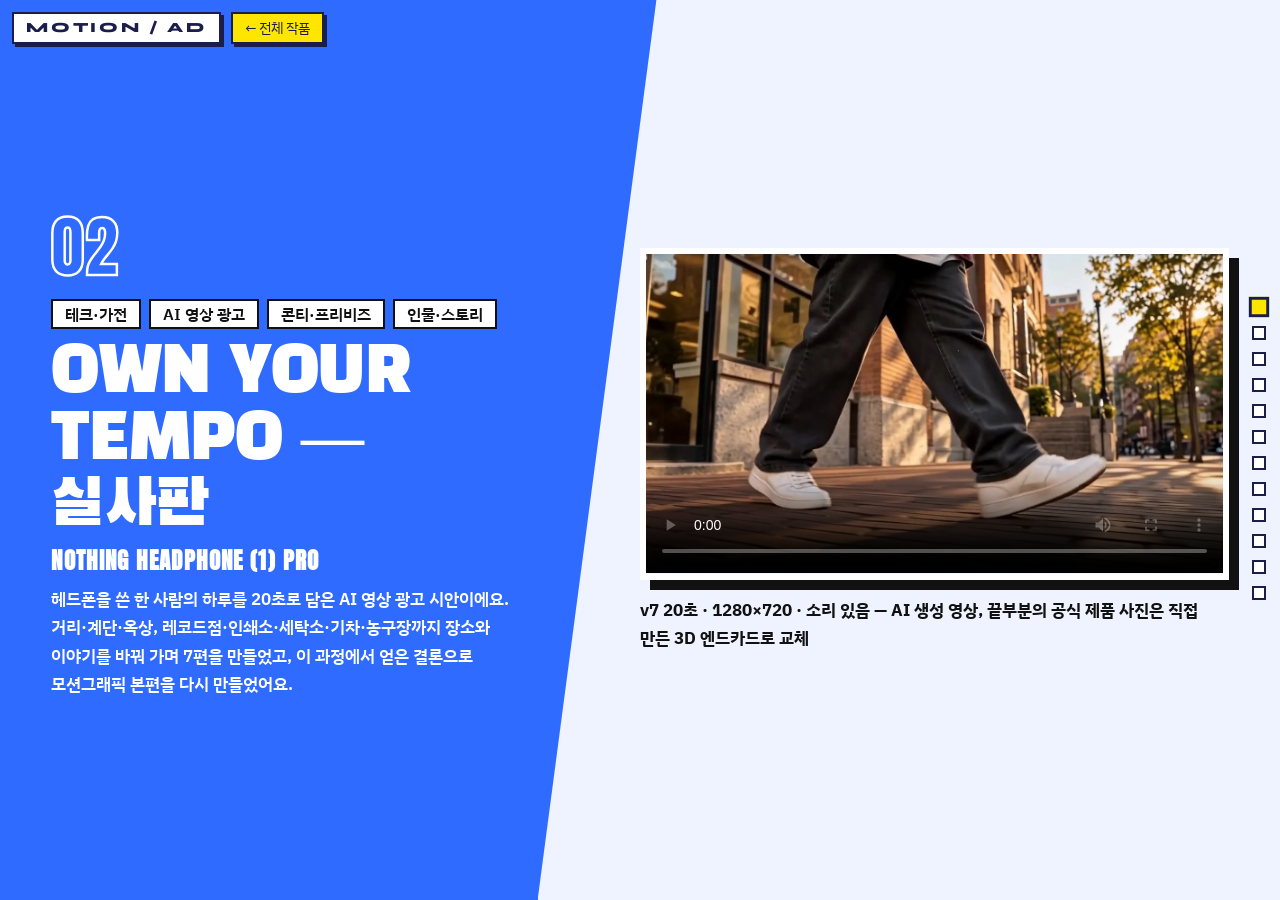
<file: work/headphone-ai-film/index.html>
<!doctype html><html lang="ko"><head><meta charset="utf-8"><meta name="viewport" content="width=device-width,initial-scale=1"><title>OWN YOUR TEMPO — 실사판 — 광고·모션그래픽 포트폴리오</title><script>document.documentElement.classList.add("js")</script><link rel="preconnect" href="https://fonts.googleapis.com"><link rel="preconnect" href="https://fonts.gstatic.com" crossorigin><link rel="icon" href="data:image/svg+xml,%3Csvg xmlns=%27http://www.w3.org/2000/svg%27 viewBox=%270 0 32 32%27%3E%3Crect width=%2732%27 height=%2732%27 rx=%276%27 fill=%27%23FFE600%27/%3E%3Cpath d=%27M11 8l14 8-14 8z%27 fill=%27%23111%27/%3E%3C/svg%3E"><link rel="stylesheet" href="https://fonts.googleapis.com/css2?family=Anton&family=Black+Han+Sans&family=IBM+Plex+Sans+KR:wght@400;600;700&family=Syne:wght@700;800&display=swap"><link rel="stylesheet" href="../../assets/home.css?v=b5dd5de9"><link rel="stylesheet" href="../../assets/case.css?v=fad342b3"><script src="../../assets/home.js?v=cbc4c4ab" defer></script></head><body class="home case"><div class="topbar"><a class="mark sy" href="../../index.html">Motion / Ad</a><a class="mark bk" href="../../index.html#sc-headphone-ai-film">← 전체 작품</a></div><nav class="dots" id="dots"><a href="#sc-top" aria-label="처음"></a><a href="#sc-stats" aria-label="숫자"></a><a href="#sc-s1" aria-label="브리프"></a><a href="#sc-s2" aria-label="키비주얼·캐릭터"></a><a href="#sc-s3" aria-label="가상 배우"></a><a href="#sc-s4" aria-label="v6 편집본"></a><a href="#sc-s5" aria-label="City Beat 프리비즈"></a><a href="#sc-s6" aria-label="결론"></a><a href="#sc-gallery" aria-label="갤러리"></a><a href="#sc-films" aria-label="영상 모음"></a><a href="#sc-info" aria-label="내가 한 일"></a><a href="#sc-next" aria-label="다음 작품"></a></nav><main class="snap" id="snap"><section class="sc cs cs-hero on" id="sc-top" style="--c:#2F6BFF;--t:#fff;--s:#fff;--p:#EEF3FF;--pt:#111" data-c="#2F6BFF"><div class="tx"><div class="top"><span class="no an" aria-hidden="true">02</span><div class="tgs"><span class="tg">테크·가전</span><span class="tg">AI 영상 광고</span><span class="tg">콘티·프리비즈</span><span class="tg">인물·스토리</span></div></div><h1 class="han" data-split>OWN YOUR TEMPO — 실사판</h1><p class="brand an fade" style="--d:580ms">Nothing Headphone (1) Pro</p><p class="lede fade" style="--d:710ms">헤드폰을 쓴 한 사람의 하루를 20초로 담은 AI 영상 광고 시안이에요. 거리·계단·옥상, 레코드점·인쇄소·세탁소·기차·농구장까지 장소와 이야기를 바꿔 가며 7편을 만들었고, 이 과정에서 얻은 결론으로 모션그래픽 본편을 다시 만들었어요.</p></div><div class="cs-vid fade" style="--d:840ms"><video controls preload="metadata" poster="../../media/headphone-film/v7-poster.webp" src="../../media/headphone-film/v7.mp4"></video><p class="fcap">v7 20초 · 1280×720 · 소리 있음 — AI 생성 영상, 끝부분의 공식 제품 사진은 직접 만든 3D 엔드카드로 교체</p></div></section><section class="sc cs cs-st" id="sc-stats" style="--c:#2F6BFF;--t:#fff;--s:#fff;--p:#EEF3FF;--pt:#111" data-c="#2F6BFF"><span class="kick fade" style="--d:200ms">숫자로 보기</span><div class="cs-sg" style="--n:3"><div class="fade" style="--d:450ms"><b><span class="an">7</span><span class="han">편</span></b><span class="l">20초 · 1280×720 편집본</span></div><div class="fade" style="--d:580ms"><b><span class="an">25</span><span class="han">개</span></b><span class="l">5편 묶음 생성 테이크</span></div><div class="fade" style="--d:710ms"><b><span class="an">32</span><span class="han">초</span></b><span class="l">City Beat 프리비즈</span></div></div></section><section class="sc cs cs-step nt" id="sc-s1" style="--c:#EEF3FF;--t:#111;--s:#2F6BFF;--p:#2F6BFF;--pt:#fff" data-c="#EEF3FF"><div class="big an" aria-hidden="true">01</div><div class="tx"><h2 class="han" data-split>브리프</h2><p class="lede fade" style="--d:710ms">제품만 도는 콘티 v1·v3를 거절하고, TV 광고처럼 사람이 헤드폰을 쓰고 움직이는 장면으로 방향을 바꿨다.</p></div></section><section class="sc cs cs-step r nt0" id="sc-s2" style="--c:#2F6BFF;--t:#fff;--s:#fff;--p:#EEF3FF;--pt:#111" data-c="#2F6BFF"><div class="tx"><div class="top"><span class="no an" aria-hidden="true">02</span></div><h2 class="han" data-split>키비주얼·캐릭터</h2></div><figure class="cs-fig fade" style="--d:710ms"><img src="../../media/headphone-film/keyvisual-v1.webp" width="1122" height="1402" alt="키비주얼 v1 (AI 생성)" loading="lazy" decoding="async"><figcaption class="fcap">키비주얼 v1 (AI 생성)</figcaption></figure></section><section class="sc cs cs-step nt0" id="sc-s3" style="--c:#EEF3FF;--t:#111;--s:#2F6BFF;--p:#2F6BFF;--pt:#fff" data-c="#EEF3FF"><div class="tx"><div class="top"><span class="no an" aria-hidden="true">03</span></div><h2 class="han" data-split>가상 배우</h2></div><figure class="cs-fig fade" style="--d:710ms"><img src="../../media/headphone-film/character-sheet-v1.webp" width="1536" height="1024" alt="광고 배우 캐릭터 시트 — 얼굴 4뷰·전신 3뷰 (AI 생성 가상 인물)" loading="lazy" decoding="async"><figcaption class="fcap">광고 배우 캐릭터 시트 — 얼굴 4뷰·전신 3뷰 (AI 생성 가상 인물)</figcaption></figure></section><section class="sc cs cs-step r" id="sc-s4" style="--c:#2F6BFF;--t:#fff;--s:#fff;--p:#EEF3FF;--pt:#111" data-c="#2F6BFF"><div class="tx"><div class="top"><span class="no an" aria-hidden="true">04</span></div><h2 class="han" data-split>v6 편집본</h2><p class="lede fade" style="--d:710ms">로컬 MiniMax-H3로 컷을 생성해 20초로 편집했다. 이후 v7, 장소가 다른 5편까지 만들며 카메라 움직임·장소 전환·제품 존재감을 계속 고쳤다.</p></div><figure class="cs-fig fade" style="--d:710ms"><img src="../../media/headphone-film/v6-contact-sheet-public.webp" width="960" height="1449" alt="v6 20초 편집본 프레임 모음 (AI 생성)" loading="lazy" decoding="async"><figcaption class="fcap">v6 20초 편집본 프레임 모음 (AI 생성)</figcaption></figure></section><section class="sc cs cs-step" id="sc-s5" style="--c:#EEF3FF;--t:#111;--s:#2F6BFF;--p:#2F6BFF;--pt:#fff" data-c="#EEF3FF"><div class="tx"><div class="top"><span class="no an" aria-hidden="true">05</span></div><h2 class="han" data-split>City Beat 프리비즈</h2><p class="lede fade" style="--d:710ms">최소 30초 기준으로 다시 설계해, 정지 이미지와 Blender 공간 모형으로 32초 프리비즈를 먼저 만들었다.</p></div><figure class="cs-fig fade" style="--d:710ms"><img src="../../media/headphone-film/city-beat-previs-contact.webp" width="1344" height="560" alt="Blender 작업실 공전 프리비즈 (임시 마네킹)" loading="lazy" decoding="async"><figcaption class="fcap">Blender 작업실 공전 프리비즈 (임시 마네킹)</figcaption></figure></section><section class="sc cs cs-step nt r" id="sc-s6" style="--c:#2F6BFF;--t:#fff;--s:#fff;--p:#EEF3FF;--pt:#111" data-c="#2F6BFF"><div class="big an" aria-hidden="true">06</div><div class="tx"><h2 class="han" data-split>결론</h2><p class="lede fade" style="--d:710ms">AI 실사는 인물 질감과 제품-변화의 인과가 약했다. 이 결론으로 제품의 실제 조작이 장면을 바꾸는 모션그래픽 본편을 새로 만들었다.</p></div></section><section class="sc browse gal sky b" id="sc-gallery" data-c="#FFC2DC"><div class="head"><span class="kick">Gallery</span><h2 class="han" data-split>갤러리</h2></div><div class="stage" data-ring><div class="floor"></div><div class="ring"><a class="cd" href="../../media/headphone-film/city-beat-previs-s06.webp" data-t="City Beat — 옥상 통로 (AI 생성 정지 이미지)" data-b=""><span class="in"><img src="../../media/headphone-film/city-beat-previs-s06.webp" width="1600" height="900" alt="City Beat — 옥상 통로 (AI 생성 정지 이미지)" loading="lazy" decoding="async"></span><span class="cp"><b>City Beat — 옥상 통로 (AI 생성 정지 이미지)</b></span></a><a class="cd" href="../../media/headphone-film/film-02-poster.webp" data-t="5편 ② 인쇄소" data-b=""><span class="in"><img src="../../media/headphone-film/film-02-poster.webp" width="1280" height="720" alt="5편 ② 인쇄소" loading="lazy" decoding="async"></span><span class="cp"><b>5편 ② 인쇄소</b></span></a><a class="cd" href="../../media/headphone-film/film-04-poster.webp" data-t="5편 ④ 기차" data-b=""><span class="in"><img src="../../media/headphone-film/film-04-poster.webp" width="1280" height="720" alt="5편 ④ 기차" loading="lazy" decoding="async"></span><span class="cp"><b>5편 ④ 기차</b></span></a><a class="cd" href="../../media/headphone-film/v6-poster.webp" data-t="v6" data-b=""><span class="in"><img src="../../media/headphone-film/v6-poster.webp" width="1280" height="720" alt="v6" loading="lazy" decoding="async"></span><span class="cp"><b>v6</b></span></a></div><div class="cap" aria-live="polite"></div><button class="nv p" type="button" aria-label="이전 작품">‹</button><button class="nv n" type="button" aria-label="다음 작품">›</button><div class="hint sy">Drag ↔ / Scroll ↓</div></div></section><section class="sc cs cs-films" id="sc-films" style="--c:#EEF3FF;--t:#111;--s:#2F6BFF;--p:#2F6BFF;--pt:#fff" data-c="#EEF3FF"><div class="head"><span class="kick fade" style="--d:200ms">Films</span><h2 class="han" data-split>실사 시안 8편</h2></div><div class="fl-row"><figure class="fl-card"><video controls preload="none" playsinline poster="../../media/headphone-film/v6-poster.webp" src="../../media/headphone-film/v6.mp4"></video><figcaption><b>v6 — 1차 검토본</b><span>20초 · 거리→계단→옥상</span></figcaption></figure><figure class="fl-card"><video controls preload="none" playsinline poster="../../media/headphone-film/v7-poster.webp" src="../../media/headphone-film/v7.mp4"></video><figcaption><b>v7</b><span>20초 · 검토 PDF 반영</span></figcaption></figure><figure class="fl-card"><video controls preload="none" playsinline poster="../../media/headphone-film/film-01-poster.webp" src="../../media/headphone-film/film-01.mp4"></video><figcaption><b>5편 ① 레코드점</b><span>20초</span></figcaption></figure><figure class="fl-card"><video controls preload="none" playsinline poster="../../media/headphone-film/film-02-poster.webp" src="../../media/headphone-film/film-02.mp4"></video><figcaption><b>5편 ② 인쇄소</b><span>20초</span></figcaption></figure><figure class="fl-card"><video controls preload="none" playsinline poster="../../media/headphone-film/film-03-poster.webp" src="../../media/headphone-film/film-03.mp4"></video><figcaption><b>5편 ③ 세탁소</b><span>20초</span></figcaption></figure><figure class="fl-card"><video controls preload="none" playsinline poster="../../media/headphone-film/film-04-poster.webp" src="../../media/headphone-film/film-04.mp4"></video><figcaption><b>5편 ④ 기차</b><span>20초</span></figcaption></figure><figure class="fl-card"><video controls preload="none" playsinline poster="../../media/headphone-film/film-05-poster.webp" src="../../media/headphone-film/film-05.mp4"></video><figcaption><b>5편 ⑤ 농구장</b><span>20초</span></figcaption></figure><figure class="fl-card"><video controls preload="none" playsinline poster="../../media/headphone-film/city-beat-previs-poster.webp" src="../../media/headphone-film/city-beat-previs.mp4"></video><figcaption><b>City Beat 프리비즈</b><span>32초 정지 콘티 영상(완성 광고 아님)</span></figcaption></figure></div></section><section class="sc cs cs-info" id="sc-info" style="--c:#2F6BFF;--t:#fff;--s:#fff;--p:#EEF3FF;--pt:#111" data-c="#2F6BFF"><div class="cs-cols"><div><h2 class="han" data-split>내가 한 일</h2><div class="tgs"><span class="tg">기획·콘티</span><span class="tg">AI 영상 생성 운영 (로컬 MiniMax-H3)</span><span class="tg">편집·음악 선택</span><span class="tg">버전별 피드백 반영</span></div></div><div><h2 class="han" data-split>사용한 도구</h2><div class="tgs"><span class="tg">ComfyUI · MiniMax-H3</span><span class="tg">Blender (카메라 프리비즈)</span><span class="tg">ACE-Step (음악)</span><span class="tg">ffmpeg</span><span class="tg">Codex (진행·편집 자동화)</span></div></div></div><p class="pt">AI 생성 도구 사용 — AI 생성 도구를 쓴 부분은 작품마다 따로 표기했습니다.</p><p class="fine">모든 광고는 실제 브랜드와 관계없는 개인 비공식 콘셉트 작품입니다.</p></section><section class="sc cs cs-nx r" id="sc-next" style="--c:#D3123E;--t:#fff;--s:#fff;--p:#FBEFEA;--pt:#111" data-c="#D3123E"><div class="tx"><div class="top"><span class="no an">NEXT</span><div class="tgs"><span class="tg">뷰티·향수</span><span class="tg">3D·모션그래픽 광고</span><span class="tg">콘티·프리비즈</span><span class="tg">럭셔리·감성</span><span class="tg live"><i class="dot"></i>32초 본편 v1(무음) · 유리 질감·소리를 더할 v2 준비 중</span></div></div><h2 class="han" data-split>붉게 펼쳐지다</h2><p class="brand an fade" style="--d:580ms">Carolina Herrera La Bomba Intensa</p><p class="lede fade" style="--d:710ms">한 방울의 붉은 향이 실크 리본처럼 펼쳐져 나비형 병이 되고, 분사 한 번에 화면 전체가 붉은 나비로 번지는 32초 모션그래픽. 병의 &#x27;접힌 날개&#x27; 구조를 모션의 규칙으로 썼어요.</p><a class="cta fade" style="--d:840ms" href="../../work/perfume-red-unfold/index.html">케이스 스터디 보기 →</a></div><a class="cs-vid" href="../../work/perfume-red-unfold/index.html" aria-label="붉게 펼쳐지다 케이스 스터디"><video autoplay muted loop playsinline preload="metadata" poster="../../media/perfume-motion/style-s2.webp" src="../../media/perfume-motion/loop.mp4" aria-label="붉게 펼쳐지다 미리보기"></video></a></section></main><div class="ov"><div class="sh" id="sh"></div><div class="wp" id="wp"></div></div></body></html>
</file>
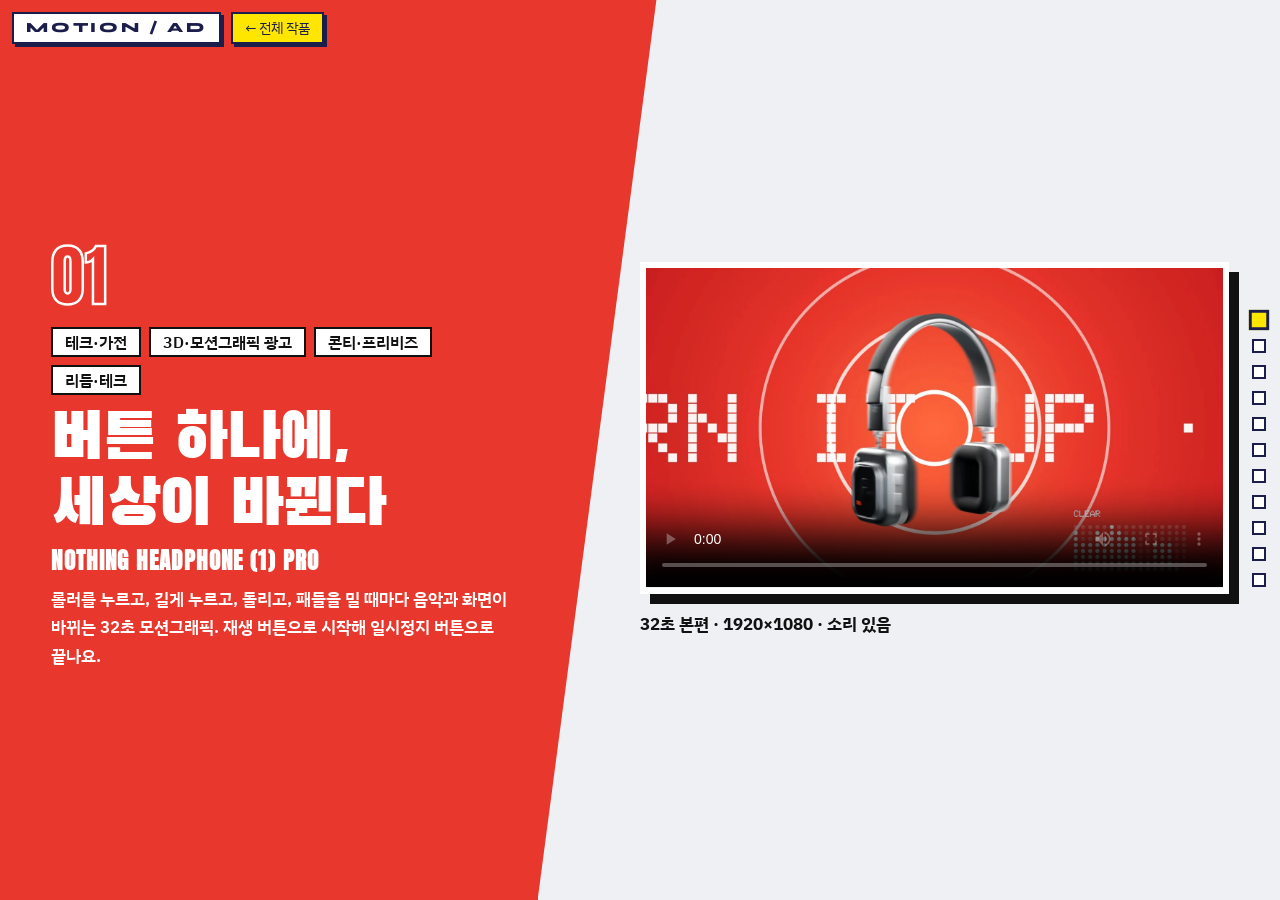
<file: work/headphone-button-world/index.html>
<!doctype html><html lang="ko"><head><meta charset="utf-8"><meta name="viewport" content="width=device-width,initial-scale=1"><title>버튼 하나에, 세상이 바뀐다 — 광고·모션그래픽 포트폴리오</title><script>document.documentElement.classList.add("js")</script><link rel="preconnect" href="https://fonts.googleapis.com"><link rel="preconnect" href="https://fonts.gstatic.com" crossorigin><link rel="icon" href="data:image/svg+xml,%3Csvg xmlns=%27http://www.w3.org/2000/svg%27 viewBox=%270 0 32 32%27%3E%3Crect width=%2732%27 height=%2732%27 rx=%276%27 fill=%27%23FFE600%27/%3E%3Cpath d=%27M11 8l14 8-14 8z%27 fill=%27%23111%27/%3E%3C/svg%3E"><link rel="stylesheet" href="https://fonts.googleapis.com/css2?family=Anton&family=Black+Han+Sans&family=IBM+Plex+Sans+KR:wght@400;600;700&family=Syne:wght@700;800&display=swap"><link rel="stylesheet" href="../../assets/home.css?v=b5dd5de9"><link rel="stylesheet" href="../../assets/case.css?v=fad342b3"><script src="../../assets/home.js?v=cbc4c4ab" defer></script></head><body class="home case"><div class="topbar"><a class="mark sy" href="../../index.html">Motion / Ad</a><a class="mark bk" href="../../index.html#sc-headphone-button-world">← 전체 작품</a></div><nav class="dots" id="dots"><a href="#sc-top" aria-label="처음"></a><a href="#sc-stats" aria-label="숫자"></a><a href="#sc-s1" aria-label="브리프"></a><a href="#sc-s2" aria-label="콘셉트"></a><a href="#sc-s3" aria-label="스타일 프레임"></a><a href="#sc-s4" aria-label="3D 제품"></a><a href="#sc-s5" aria-label="본편"></a><a href="#sc-s6" aria-label="사운드"></a><a href="#sc-gallery" aria-label="갤러리"></a><a href="#sc-info" aria-label="내가 한 일"></a><a href="#sc-next" aria-label="다음 작품"></a></nav><main class="snap" id="snap"><section class="sc cs cs-hero on" id="sc-top" style="--c:#E8372C;--t:#fff;--s:#fff;--p:#EEF0F3;--pt:#111" data-c="#E8372C"><div class="tx"><div class="top"><span class="no an" aria-hidden="true">01</span><div class="tgs"><span class="tg">테크·가전</span><span class="tg">3D·모션그래픽 광고</span><span class="tg">콘티·프리비즈</span><span class="tg">리듬·테크</span></div></div><h1 class="han" data-split>버튼 하나에, 세상이 바뀐다</h1><p class="brand an fade" style="--d:580ms">Nothing Headphone (1) Pro</p><p class="lede fade" style="--d:710ms">롤러를 누르고, 길게 누르고, 돌리고, 패들을 밀 때마다 음악과 화면이 바뀌는 32초 모션그래픽. 재생 버튼으로 시작해 일시정지 버튼으로 끝나요.</p></div><div class="cs-vid fade" style="--d:840ms"><video controls preload="metadata" poster="../../media/headphone/film-poster.webp" src="../../media/headphone/nothing-headphone-ad-v1-1080p.mp4"></video><p class="fcap">32초 본편 · 1920×1080 · 소리 있음</p></div></section><section class="sc cs cs-st" id="sc-stats" style="--c:#E8372C;--t:#fff;--s:#fff;--p:#EEF0F3;--pt:#111" data-c="#E8372C"><span class="kick fade" style="--d:200ms">숫자로 보기</span><div class="cs-sg" style="--n:3"><div class="fade" style="--d:450ms"><b><span class="an">32</span><span class="han">초</span></b><span class="l">1080p 본편 · 768프레임</span></div><div class="fade" style="--d:580ms"><b><span class="an">9</span><span class="han">장면</span></b><span class="l">모두 실제 조작에서 시작</span></div><div class="fade" style="--d:710ms"><b><span class="an">16</span><span class="han">대역</span></b><span class="l">소리를 따라가는 이퀄라이저</span></div></div></section><section class="sc cs cs-step nt" id="sc-s1" style="--c:#EEF0F3;--t:#111;--s:#E8372C;--p:#E8372C;--pt:#fff" data-c="#EEF0F3"><div class="big an" aria-hidden="true">01</div><div class="tx"><h2 class="han" data-split>브리프</h2><p class="lede fade" style="--d:710ms">AI 실사 시안 7편이 &#x27;느리고, 장소만 바뀌고, 제품과 변화의 인과가 없다&#x27;는 이유로 거절됐다. 사람 대신 제품의 실제 조작을 주인공으로 다시 설계했다.</p></div></section><section class="sc cs cs-step r" id="sc-s2" style="--c:#E8372C;--t:#fff;--s:#fff;--p:#EEF0F3;--pt:#111" data-c="#E8372C"><div class="tx"><div class="top"><span class="no an" aria-hidden="true">02</span></div><h2 class="han" data-split>콘셉트</h2><p class="lede fade" style="--d:710ms">공식 매뉴얼의 조작 다섯 가지(누르기·길게·돌리기·패들·Flat 스위치)를 장면 전환의 방아쇠로. 음악 B(120BPM)의 마디에 컷을 맞췄다.</p></div><figure class="cs-fig fade" style="--d:710ms"><img src="../../media/headphone/BOARD-v1.webp" width="1600" height="846" alt="콘티 보드 v1 — 장면표와 스타일 프레임 6장 (승인)" loading="lazy" decoding="async"><figcaption class="fcap">콘티 보드 v1 — 장면표와 스타일 프레임 6장 (승인)</figcaption></figure></section><section class="sc cs cs-step nt0" id="sc-s3" style="--c:#EEF0F3;--t:#111;--s:#E8372C;--p:#E8372C;--pt:#fff" data-c="#EEF0F3"><div class="tx"><div class="top"><span class="no an" aria-hidden="true">03</span></div><h2 class="han" data-split>스타일 프레임</h2></div><figure class="cs-fig fade" style="--d:710ms"><img src="../../media/headphone/F3.webp" width="1600" height="900" alt="스타일 프레임 F3 — 롤러 접사" loading="lazy" decoding="async"><figcaption class="fcap">스타일 프레임 F3 — 롤러 접사</figcaption></figure></section><section class="sc cs cs-step r" id="sc-s4" style="--c:#E8372C;--t:#fff;--s:#fff;--p:#EEF0F3;--pt:#111" data-c="#E8372C"><div class="tx"><div class="top"><span class="no an" aria-hidden="true">04</span></div><h2 class="han" data-split>3D 제품</h2><p class="lede fade" style="--d:710ms">공식 사진 대신 Blender로 직접 모델링해 분해도·360° 회전·접사를 자유롭게 찍었다.</p></div><figure class="cs-fig fade" style="--d:710ms"><img src="../../media/headphone/r5_explode.webp" width="1600" height="900" alt="Blender 분해도 렌더" loading="lazy" decoding="async"><figcaption class="fcap">Blender 분해도 렌더</figcaption></figure></section><section class="sc cs cs-step nt0" id="sc-s5" style="--c:#EEF0F3;--t:#111;--s:#E8372C;--p:#E8372C;--pt:#fff" data-c="#EEF0F3"><div class="tx"><div class="top"><span class="no an" aria-hidden="true">05</span></div><h2 class="han" data-split>본편</h2></div><figure class="cs-fig fade" style="--d:710ms"><img src="../../media/headphone/film-anc.webp" width="1600" height="900" alt="롤러 길게 = ANC — 소음 단어가 디스크로 빨려 들어감" loading="lazy" decoding="async"><figcaption class="fcap">롤러 길게 = ANC — 소음 단어가 디스크로 빨려 들어감</figcaption></figure></section><section class="sc cs cs-step nt r" id="sc-s6" style="--c:#E8372C;--t:#fff;--s:#fff;--p:#EEF0F3;--pt:#111" data-c="#E8372C"><div class="big an" aria-hidden="true">06</div><div class="tx"><h2 class="han" data-split>사운드</h2><p class="lede fade" style="--d:710ms">화면 이퀄라이저가 실제 믹스의 16대역을 따라간다. 효과음은 전부 합성, 음악은 로컬 생성 모델(ACE-Step)로 만든 곡을 박자 격자 위에 재배치.</p></div></section><section class="sc browse gal sky b" id="sc-gallery" data-c="#FFC2DC"><div class="head"><span class="kick">Gallery</span><h2 class="han" data-split>갤러리</h2></div><div class="stage" data-ring><div class="floor"></div><div class="ring"><a class="cd" href="../../media/headphone/film-volume.webp" data-t="롤러 돌리기 = 음량" data-b=""><span class="in"><img src="../../media/headphone/film-volume.webp" width="1600" height="900" alt="롤러 돌리기 = 음량" loading="lazy" decoding="async"></span><span class="cp"><b>롤러 돌리기 = 음량</b></span></a><a class="cd" href="../../media/headphone/film-track02.webp" data-t="패들 = 다음 곡, 곡마다 원색 세계" data-b=""><span class="in"><img src="../../media/headphone/film-track02.webp" width="1600" height="900" alt="패들 = 다음 곡, 곡마다 원색 세계" loading="lazy" decoding="async"></span><span class="cp"><b>패들 = 다음 곡, 곡마다 원색 세계</b></span></a><a class="cd" href="../../media/headphone/film-flat.webp" data-t="Flat 스위치 — 설계도와 분해도" data-b=""><span class="in"><img src="../../media/headphone/film-flat.webp" width="1600" height="900" alt="Flat 스위치 — 설계도와 분해도" loading="lazy" decoding="async"></span><span class="cp"><b>Flat 스위치 — 설계도와 분해도</b></span></a><a class="cd" href="../../media/headphone/film-endcard.webp" data-t="엔드 카드 (비공식 콘셉트 표기)" data-b=""><span class="in"><img src="../../media/headphone/film-endcard.webp" width="1600" height="900" alt="엔드 카드 (비공식 콘셉트 표기)" loading="lazy" decoding="async"></span><span class="cp"><b>엔드 카드 (비공식 콘셉트 표기)</b></span></a><a class="cd" href="../../media/headphone/F1.webp" data-t="스타일 프레임 F1" data-b=""><span class="in"><img src="../../media/headphone/F1.webp" width="1600" height="900" alt="스타일 프레임 F1" loading="lazy" decoding="async"></span><span class="cp"><b>스타일 프레임 F1</b></span></a><a class="cd" href="../../media/headphone/F5.webp" data-t="스타일 프레임 F5" data-b=""><span class="in"><img src="../../media/headphone/F5.webp" width="1600" height="900" alt="스타일 프레임 F5" loading="lazy" decoding="async"></span><span class="cp"><b>스타일 프레임 F5</b></span></a></div><div class="cap" aria-live="polite"></div><button class="nv p" type="button" aria-label="이전 작품">‹</button><button class="nv n" type="button" aria-label="다음 작품">›</button><div class="hint sy">Drag ↔ / Scroll ↓</div></div></section><section class="sc cs cs-info" id="sc-info" style="--c:#E8372C;--t:#fff;--s:#fff;--p:#EEF0F3;--pt:#111" data-c="#E8372C"><div class="cs-cols"><div><h2 class="han" data-split>내가 한 일</h2><div class="tgs"><span class="tg">콘셉트·콘티</span><span class="tg">3D 모델링·카메라 (Blender)</span><span class="tg">2D 모션그래픽 합성</span><span class="tg">사운드 믹스</span><span class="tg">전 프레임 검수</span></div></div><div><h2 class="han" data-split>사용한 도구</h2><div class="tgs"><span class="tg">Blender 5.1 (Cycles)</span><span class="tg">HTML·SVG + 헤드리스 Chrome</span><span class="tg">Python (음향 믹스)</span><span class="tg">ffmpeg</span><span class="tg">ACE-Step 1.5 (음악 생성)</span></div></div></div><p class="fine">모든 광고는 실제 브랜드와 관계없는 개인 비공식 콘셉트 작품입니다.</p></section><section class="sc cs cs-nx r" id="sc-next" style="--c:#2F6BFF;--t:#fff;--s:#fff;--p:#EEF3FF;--pt:#111" data-c="#2F6BFF"><div class="tx"><div class="top"><span class="no an">NEXT</span><div class="tgs"><span class="tg">테크·가전</span><span class="tg">AI 영상 광고</span><span class="tg">콘티·프리비즈</span><span class="tg">인물·스토리</span></div></div><h2 class="han" data-split>OWN YOUR TEMPO — 실사판</h2><p class="brand an fade" style="--d:580ms">Nothing Headphone (1) Pro</p><p class="lede fade" style="--d:710ms">헤드폰을 쓴 한 사람의 하루를 20초로 담은 AI 영상 광고 시안이에요. 거리·계단·옥상, 레코드점·인쇄소·세탁소·기차·농구장까지 장소와 이야기를 바꿔 가며 7편을 만들었고, 이 과정에서 얻은 결론으로 모션그래픽 본편을 다시 만들었어요.</p><a class="cta fade" style="--d:840ms" href="../../work/headphone-ai-film/index.html">케이스 스터디 보기 →</a></div><a class="cs-vid" href="../../work/headphone-ai-film/index.html" aria-label="OWN YOUR TEMPO — 실사판 케이스 스터디"><video autoplay muted loop playsinline preload="metadata" poster="../../media/headphone-film/v7-poster.webp" src="../../media/headphone-film/loop.mp4" aria-label="OWN YOUR TEMPO — 실사판 미리보기"></video></a></section></main><div class="ov"><div class="sh" id="sh"></div><div class="wp" id="wp"></div></div></body></html>
</file>
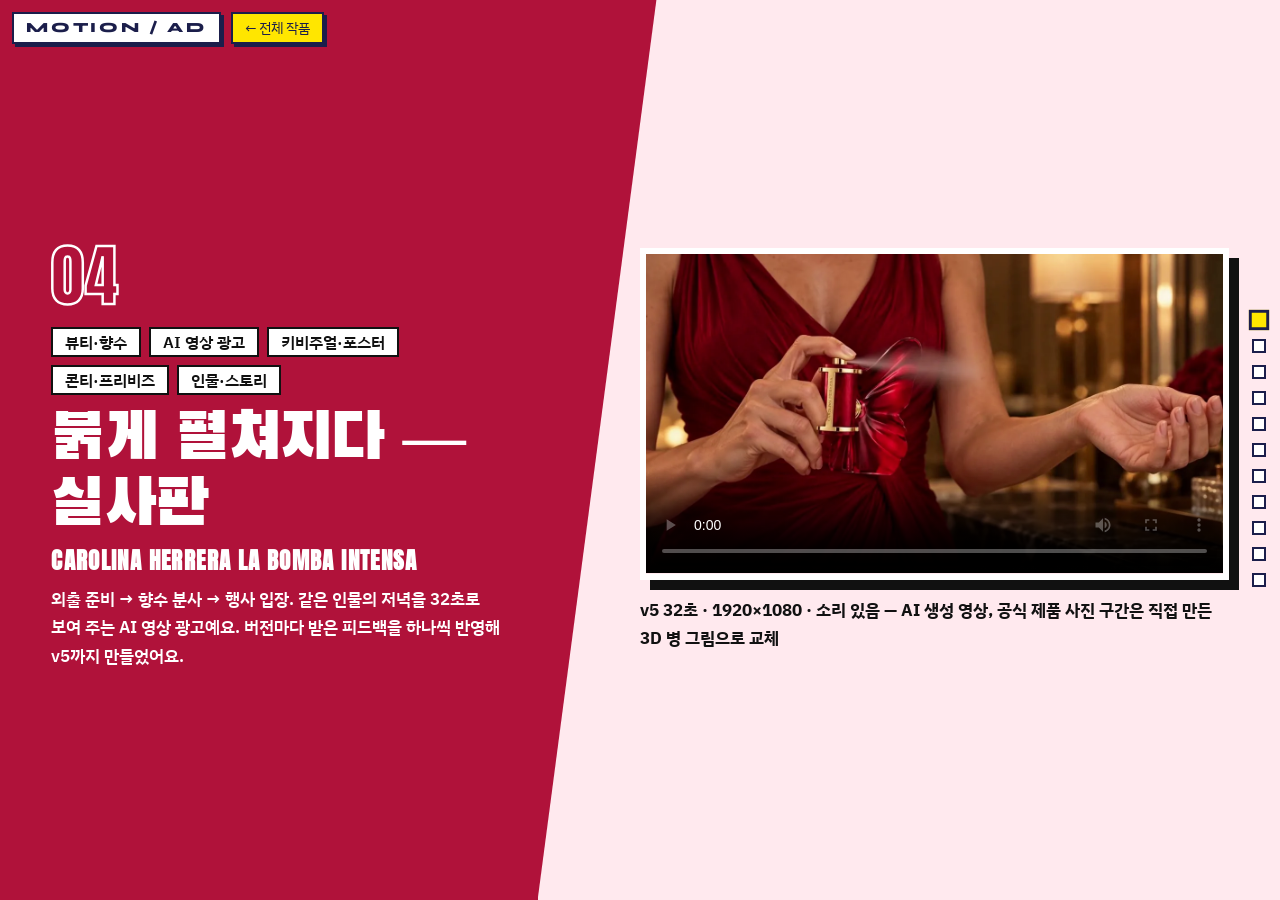
<file: work/perfume-ai-film/index.html>
<!doctype html><html lang="ko"><head><meta charset="utf-8"><meta name="viewport" content="width=device-width,initial-scale=1"><title>붉게 펼쳐지다 — 실사판 — 광고·모션그래픽 포트폴리오</title><script>document.documentElement.classList.add("js")</script><link rel="preconnect" href="https://fonts.googleapis.com"><link rel="preconnect" href="https://fonts.gstatic.com" crossorigin><link rel="icon" href="data:image/svg+xml,%3Csvg xmlns=%27http://www.w3.org/2000/svg%27 viewBox=%270 0 32 32%27%3E%3Crect width=%2732%27 height=%2732%27 rx=%276%27 fill=%27%23FFE600%27/%3E%3Cpath d=%27M11 8l14 8-14 8z%27 fill=%27%23111%27/%3E%3C/svg%3E"><link rel="stylesheet" href="https://fonts.googleapis.com/css2?family=Anton&family=Black+Han+Sans&family=IBM+Plex+Sans+KR:wght@400;600;700&family=Syne:wght@700;800&display=swap"><link rel="stylesheet" href="../../assets/home.css?v=b5dd5de9"><link rel="stylesheet" href="../../assets/case.css?v=fad342b3"><script src="../../assets/home.js?v=cbc4c4ab" defer></script></head><body class="home case"><div class="topbar"><a class="mark sy" href="../../index.html">Motion / Ad</a><a class="mark bk" href="../../index.html#sc-perfume-ai-film">← 전체 작품</a></div><nav class="dots" id="dots"><a href="#sc-top" aria-label="처음"></a><a href="#sc-stats" aria-label="숫자"></a><a href="#sc-s1" aria-label="브리프"></a><a href="#sc-s2" aria-label="키비주얼"></a><a href="#sc-s3" aria-label="콘티"></a><a href="#sc-s4" aria-label="캐릭터"></a><a href="#sc-s5" aria-label="본편 v5"></a><a href="#sc-gallery" aria-label="갤러리"></a><a href="#sc-films" aria-label="영상 모음"></a><a href="#sc-info" aria-label="내가 한 일"></a><a href="#sc-next" aria-label="다음 작품"></a></nav><main class="snap" id="snap"><section class="sc cs cs-hero on" id="sc-top" style="--c:#B0123A;--t:#fff;--s:#fff;--p:#FFE9EE;--pt:#111" data-c="#B0123A"><div class="tx"><div class="top"><span class="no an" aria-hidden="true">04</span><div class="tgs"><span class="tg">뷰티·향수</span><span class="tg">AI 영상 광고</span><span class="tg">키비주얼·포스터</span><span class="tg">콘티·프리비즈</span><span class="tg">인물·스토리</span></div></div><h1 class="han" data-split>붉게 펼쳐지다 — 실사판</h1><p class="brand an fade" style="--d:580ms">Carolina Herrera La Bomba Intensa</p><p class="lede fade" style="--d:710ms">외출 준비 → 향수 분사 → 행사 입장. 같은 인물의 저녁을 32초로 보여 주는 AI 영상 광고예요. 버전마다 받은 피드백을 하나씩 반영해 v5까지 만들었어요.</p></div><div class="cs-vid fade" style="--d:840ms"><video controls preload="metadata" poster="../../media/perfume-film/v5-poster.webp" src="../../media/perfume-film/v5.mp4"></video><p class="fcap">v5 32초 · 1920×1080 · 소리 있음 — AI 생성 영상, 공식 제품 사진 구간은 직접 만든 3D 병 그림으로 교체</p></div></section><section class="sc cs cs-st" id="sc-stats" style="--c:#B0123A;--t:#fff;--s:#fff;--p:#FFE9EE;--pt:#111" data-c="#B0123A"><span class="kick fade" style="--d:200ms">숫자로 보기</span><div class="cs-sg" style="--n:3"><div class="fade" style="--d:450ms"><b><span class="an">32</span><span class="han">초</span></b><span class="l">1080p · 768프레임 · 11컷</span></div><div class="fade" style="--d:580ms"><b><span class="an">5</span><span class="han">버전</span></b><span class="l">피드백 반영 반복</span></div><div class="fade" style="--d:710ms"><b><span class="an">12</span><span class="han">개</span></b><span class="l">직접 합성한 효과음</span></div></div></section><section class="sc cs cs-step nt" id="sc-s1" style="--c:#FFE9EE;--t:#111;--s:#B0123A;--p:#B0123A;--pt:#fff" data-c="#FFE9EE"><div class="big an" aria-hidden="true">01</div><div class="tx"><h2 class="han" data-split>브리프</h2><p class="lede fade" style="--d:710ms">제품만 도는 콘티를 거절하고, 사람이 병을 쓰는 이야기형 광고로 방향을 바꿨다.</p></div></section><section class="sc cs cs-step r nt0" id="sc-s2" style="--c:#B0123A;--t:#fff;--s:#fff;--p:#FFE9EE;--pt:#111" data-c="#B0123A"><div class="tx"><div class="top"><span class="no an" aria-hidden="true">02</span></div><h2 class="han" data-split>키비주얼</h2></div><figure class="cs-fig fade" style="--d:710ms"><img src="../../media/perfume-film/keyvisual-v1.webp" width="1122" height="1402" alt="키비주얼 v1 (AI 생성)" loading="lazy" decoding="async"><figcaption class="fcap">키비주얼 v1 (AI 생성)</figcaption></figure></section><section class="sc cs cs-step nt0" id="sc-s3" style="--c:#FFE9EE;--t:#111;--s:#B0123A;--p:#B0123A;--pt:#fff" data-c="#FFE9EE"><div class="tx"><div class="top"><span class="no an" aria-hidden="true">03</span></div><h2 class="han" data-split>콘티</h2></div><figure class="cs-fig fade" style="--d:710ms"><img src="../../media/perfume-film/action-board-v5.webp" width="1600" height="533" alt="행동 콘티 v5 — 거울에서 행사장까지 8컷 (AI 생성)" loading="lazy" decoding="async"><figcaption class="fcap">행동 콘티 v5 — 거울에서 행사장까지 8컷 (AI 생성)</figcaption></figure></section><section class="sc cs cs-step r nt0" id="sc-s4" style="--c:#B0123A;--t:#fff;--s:#fff;--p:#FFE9EE;--pt:#111" data-c="#B0123A"><div class="tx"><div class="top"><span class="no an" aria-hidden="true">04</span></div><h2 class="han" data-split>캐릭터</h2></div><figure class="cs-fig fade" style="--d:710ms"><img src="../../media/perfume-film/character-sheet-v1.webp" width="1536" height="1024" alt="가상 배우 캐릭터 시트 (AI 생성, 실존 인물 아님)" loading="lazy" decoding="async"><figcaption class="fcap">가상 배우 캐릭터 시트 (AI 생성, 실존 인물 아님)</figcaption></figure></section><section class="sc cs cs-step" id="sc-s5" style="--c:#FFE9EE;--t:#111;--s:#B0123A;--p:#B0123A;--pt:#fff" data-c="#FFE9EE"><div class="tx"><div class="top"><span class="no an" aria-hidden="true">05</span></div><h2 class="han" data-split>본편 v5</h2><p class="lede fade" style="--d:710ms">로컬 GPU에서 새 영상 7테이크(562프레임)를 생성하고, 분사음이 음악에 묻히지 않게 믹스했다.</p></div><figure class="cs-fig fade" style="--d:710ms"><img src="../../media/perfume-film/v5-spray-frame.webp" width="1600" height="907" alt="분사 장면 (AI 생성 영상 프레임)" loading="lazy" decoding="async"><figcaption class="fcap">분사 장면 (AI 생성 영상 프레임)</figcaption></figure></section><section class="sc browse gal sky b" id="sc-gallery" data-c="#FFC2DC"><div class="head"><span class="kick">Gallery</span><h2 class="han" data-split>갤러리</h2></div><div class="stage" data-ring><div class="floor"></div><div class="ring"><a class="cd" href="../../media/perfume-film/v5-entrance-frame.webp" data-t="행사 입장" data-b=""><span class="in"><img src="../../media/perfume-film/v5-entrance-frame.webp" width="1600" height="907" alt="행사 입장" loading="lazy" decoding="async"></span><span class="cp"><b>행사 입장</b></span></a><a class="cd" href="../../media/perfume-film/v5-guests-frame.webp" data-t="손님 반응" data-b=""><span class="in"><img src="../../media/perfume-film/v5-guests-frame.webp" width="1600" height="907" alt="손님 반응" loading="lazy" decoding="async"></span><span class="cp"><b>손님 반응</b></span></a><a class="cd" href="../../media/perfume-film/v5-terrace-frame.webp" data-t="야경 테라스" data-b=""><span class="in"><img src="../../media/perfume-film/v5-terrace-frame.webp" width="1600" height="907" alt="야경 테라스" loading="lazy" decoding="async"></span><span class="cp"><b>야경 테라스</b></span></a><a class="cd" href="../../media/perfume-film/v5-contact-sheet-public.webp" data-t="v5 컷별 프레임 모음" data-b=""><span class="in"><img src="../../media/perfume-film/v5-contact-sheet-public.webp" width="1440" height="1120" alt="v5 컷별 프레임 모음" loading="lazy" decoding="async"></span><span class="cp"><b>v5 컷별 프레임 모음</b></span></a></div><div class="cap" aria-live="polite"></div><button class="nv p" type="button" aria-label="이전 작품">‹</button><button class="nv n" type="button" aria-label="다음 작품">›</button><div class="hint sy">Drag ↔ / Scroll ↓</div></div></section><section class="sc cs cs-films" id="sc-films" style="--c:#FFE9EE;--t:#111;--s:#B0123A;--p:#B0123A;--pt:#fff" data-c="#FFE9EE"><div class="head"><span class="kick fade" style="--d:200ms">Films</span><h2 class="han" data-split>버전별 영상 5편</h2></div><div class="fl-row"><figure class="fl-card"><video controls preload="none" playsinline poster="../../media/perfume-film/v5-poster.webp" src="../../media/perfume-film/v5.mp4"></video><figcaption><b>v5 본편</b><span>32초 · 11컷</span></figcaption></figure><figure class="fl-card"><video controls preload="none" playsinline poster="../../media/perfume-film/v4-poster.webp" src="../../media/perfume-film/v4.mp4"></video><figcaption><b>v4</b><span>32초 · v5 직전 버전</span></figcaption></figure><figure class="fl-card"><video controls preload="none" playsinline poster="../../media/perfume-film/spray-poster.webp" src="../../media/perfume-film/spray.mp4"></video><figcaption><b>분사·향 시안</b><span>10.25초</span></figcaption></figure><figure class="fl-card"><video controls preload="none" playsinline poster="../../media/perfume-film/tempo-poster.webp" src="../../media/perfume-film/tempo.mp4"></video><figcaption><b>템포 시안</b><span>5.25초</span></figcaption></figure><figure class="fl-card"><video controls preload="none" playsinline poster="../../media/perfume-film/previs-poster.webp" src="../../media/perfume-film/previs.mp4"></video><figcaption><b>프리비즈</b><span>32초 정지 콘티 영상</span></figcaption></figure></div></section><section class="sc cs cs-info" id="sc-info" style="--c:#B0123A;--t:#fff;--s:#fff;--p:#FFE9EE;--pt:#111" data-c="#B0123A"><div class="cs-cols"><div><h2 class="han" data-split>내가 한 일</h2><div class="tgs"><span class="tg">기획·콘티</span><span class="tg">AI 영상 생성 운영 (로컬 MiniMax-H3)</span><span class="tg">편집·효과음 합성·믹스</span><span class="tg">버전별 피드백 반영</span></div></div><div><h2 class="han" data-split>사용한 도구</h2><div class="tgs"><span class="tg">ComfyUI · MiniMax-H3</span><span class="tg">ACE-Step (음악)</span><span class="tg">Python (효과음·믹스)</span><span class="tg">ffmpeg</span></div></div></div><p class="pt">AI 생성 도구 사용 — AI 생성 도구를 쓴 부분은 작품마다 따로 표기했습니다.</p><p class="fine">모든 광고는 실제 브랜드와 관계없는 개인 비공식 콘셉트 작품입니다.</p></section><section class="sc cs cs-nx r" id="sc-next" style="--c:#2FBF8C;--t:#111;--s:#111;--p:#FFF6E6;--pt:#111" data-c="#2FBF8C"><div class="tx"><div class="top"><span class="no an">NEXT</span><div class="tgs"><span class="tg">앱·서비스</span><span class="tg">SNS 세로 컷</span><span class="tg">콘티·프리비즈</span><span class="tg">UI·키네틱 타이포</span></div></div><h2 class="han" data-split>이번 달 내 월급, 햄스터는 알고 있다</h2><p class="brand an fade" style="--d:580ms">월급햄스터 (직접 만든 앱, 출시 준비 중)</p><p class="lede fade" style="--d:710ms">직접 만든 알바 월급 계산 앱의 광고예요. 퇴근 버튼 한 번 → 오늘 번 돈 → 이번 달 실수령 → 명세서 대조 → 계산 근거, 앱의 실제 기능 순서가 그대로 장면이 되는 세로 30초예요.</p><a class="cta fade" style="--d:840ms" href="../../work/hamster-payday/index.html">케이스 스터디 보기 →</a></div><a class="cs-vid" href="../../work/hamster-payday/index.html" aria-label="이번 달 내 월급, 햄스터는 알고 있다 케이스 스터디"><video autoplay muted loop playsinline preload="metadata" poster="../../media/app/poster-wide.webp" src="../../media/app/loop.mp4" aria-label="이번 달 내 월급, 햄스터는 알고 있다 미리보기"></video></a></section></main><div class="ov"><div class="sh" id="sh"></div><div class="wp" id="wp"></div></div></body></html>
</file>
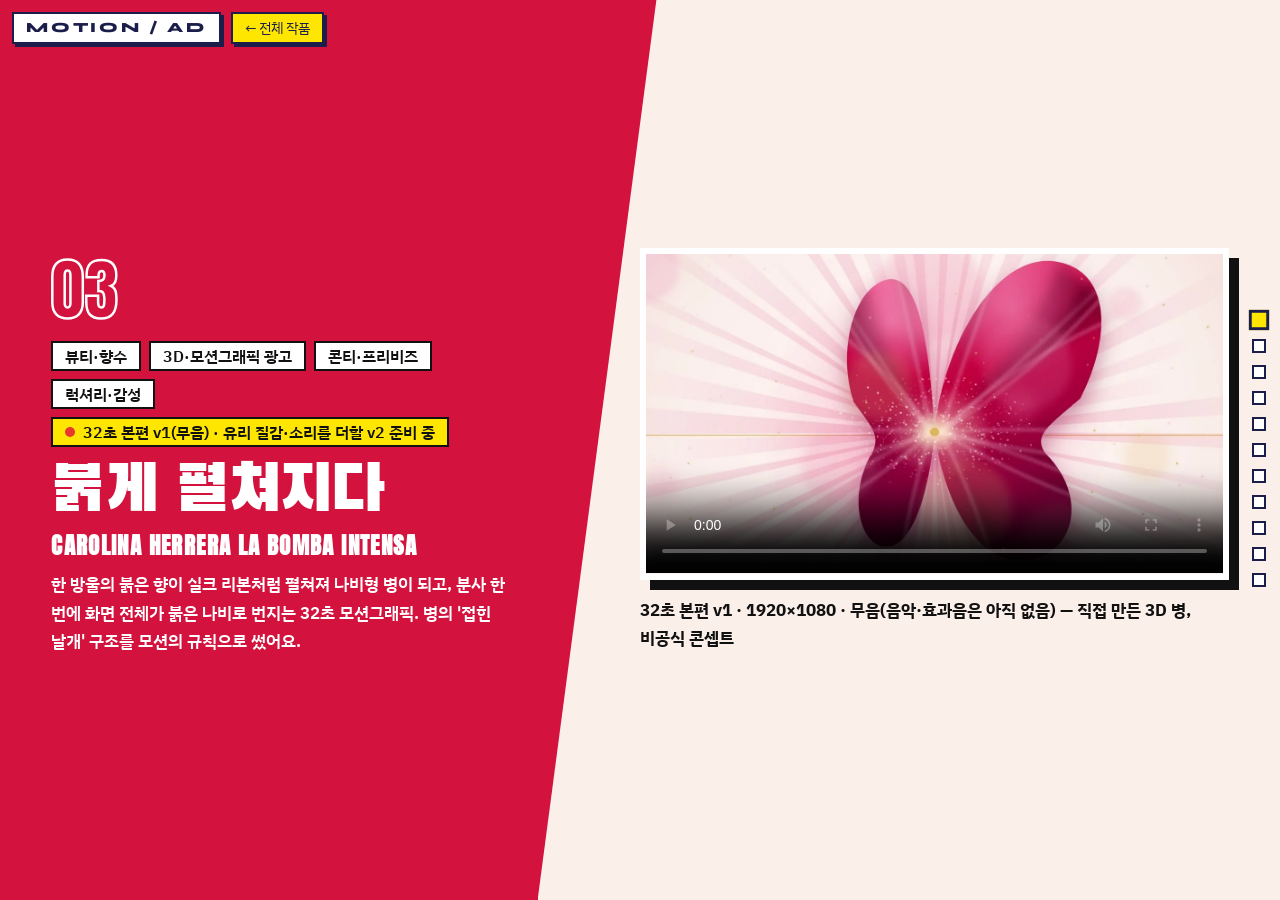
<file: work/perfume-red-unfold/index.html>
<!doctype html><html lang="ko"><head><meta charset="utf-8"><meta name="viewport" content="width=device-width,initial-scale=1"><title>붉게 펼쳐지다 — 광고·모션그래픽 포트폴리오</title><script>document.documentElement.classList.add("js")</script><link rel="preconnect" href="https://fonts.googleapis.com"><link rel="preconnect" href="https://fonts.gstatic.com" crossorigin><link rel="icon" href="data:image/svg+xml,%3Csvg xmlns=%27http://www.w3.org/2000/svg%27 viewBox=%270 0 32 32%27%3E%3Crect width=%2732%27 height=%2732%27 rx=%276%27 fill=%27%23FFE600%27/%3E%3Cpath d=%27M11 8l14 8-14 8z%27 fill=%27%23111%27/%3E%3C/svg%3E"><link rel="stylesheet" href="https://fonts.googleapis.com/css2?family=Anton&family=Black+Han+Sans&family=IBM+Plex+Sans+KR:wght@400;600;700&family=Syne:wght@700;800&display=swap"><link rel="stylesheet" href="../../assets/home.css?v=b5dd5de9"><link rel="stylesheet" href="../../assets/case.css?v=fad342b3"><script src="../../assets/home.js?v=cbc4c4ab" defer></script></head><body class="home case"><div class="topbar"><a class="mark sy" href="../../index.html">Motion / Ad</a><a class="mark bk" href="../../index.html#sc-perfume-red-unfold">← 전체 작품</a></div><nav class="dots" id="dots"><a href="#sc-top" aria-label="처음"></a><a href="#sc-stats" aria-label="숫자"></a><a href="#sc-s1" aria-label="브리프"></a><a href="#sc-s2" aria-label="콘셉트"></a><a href="#sc-s3" aria-label="스타일 프레임"></a><a href="#sc-s4" aria-label="3D 병"></a><a href="#sc-s5" aria-label="시험본"></a><a href="#sc-gallery" aria-label="갤러리"></a><a href="#sc-films" aria-label="영상 모음"></a><a href="#sc-info" aria-label="내가 한 일"></a><a href="#sc-next" aria-label="다음 작품"></a></nav><main class="snap" id="snap"><section class="sc cs cs-hero on" id="sc-top" style="--c:#D3123E;--t:#fff;--s:#fff;--p:#FBEFEA;--pt:#111" data-c="#D3123E"><div class="tx"><div class="top"><span class="no an" aria-hidden="true">03</span><div class="tgs"><span class="tg">뷰티·향수</span><span class="tg">3D·모션그래픽 광고</span><span class="tg">콘티·프리비즈</span><span class="tg">럭셔리·감성</span><span class="tg live"><i class="dot"></i>32초 본편 v1(무음) · 유리 질감·소리를 더할 v2 준비 중</span></div></div><h1 class="han" data-split>붉게 펼쳐지다</h1><p class="brand an fade" style="--d:580ms">Carolina Herrera La Bomba Intensa</p><p class="lede fade" style="--d:710ms">한 방울의 붉은 향이 실크 리본처럼 펼쳐져 나비형 병이 되고, 분사 한 번에 화면 전체가 붉은 나비로 번지는 32초 모션그래픽. 병의 &#x27;접힌 날개&#x27; 구조를 모션의 규칙으로 썼어요.</p></div><div class="cs-vid fade" style="--d:840ms"><video controls preload="metadata" poster="../../media/perfume-motion/labomba-motion-v1-poster.webp" src="../../media/perfume-motion/labomba-motion-v1.mp4"></video><p class="fcap">32초 본편 v1 · 1920×1080 · 무음(음악·효과음은 아직 없음) — 직접 만든 3D 병, 비공식 콘셉트</p></div></section><section class="sc cs cs-st" id="sc-stats" style="--c:#D3123E;--t:#fff;--s:#fff;--p:#FBEFEA;--pt:#111" data-c="#D3123E"><span class="kick fade" style="--d:200ms">숫자로 보기</span><div class="cs-sg" style="--n:3"><div class="fade" style="--d:450ms"><b><span class="an">32</span><span class="han">초</span></b><span class="l">본편 v1 · 768프레임</span></div><div class="fade" style="--d:580ms"><b><span class="an">16</span><span class="han">마디</span></b><span class="l">9장면 콘티</span></div><div class="fade" style="--d:710ms"><b><span class="an">6</span><span class="han">초</span></b><span class="l">시험본 (승인)</span></div></div></section><section class="sc cs cs-step nt" id="sc-s1" style="--c:#FBEFEA;--t:#111;--s:#D3123E;--p:#D3123E;--pt:#fff" data-c="#FBEFEA"><div class="big an" aria-hidden="true">01</div><div class="tx"><h2 class="han" data-split>브리프</h2><p class="lede fade" style="--d:710ms">같은 제품의 AI 실사판(v5)에서 지적된 인위적 인물·AI 질감을 피하려고, 사람 없이 병의 형태만으로 이야기를 만들었다.</p></div></section><section class="sc cs cs-step r" id="sc-s2" style="--c:#D3123E;--t:#fff;--s:#fff;--p:#FBEFEA;--pt:#111" data-c="#D3123E"><div class="tx"><div class="top"><span class="no an" aria-hidden="true">02</span></div><h2 class="han" data-split>콘셉트</h2><p class="lede fade" style="--d:710ms">접힘 → 펼침. 날개 주름이 금색 중심으로 모이는 병의 구조를 리본·나비·만화경 모션으로 반복한다.</p></div><figure class="cs-fig fade" style="--d:710ms"><img src="../../media/perfume-motion/board-v1.webp" width="1600" height="1600" alt="콘티 보드 v1 (승인)" loading="lazy" decoding="async"><figcaption class="fcap">콘티 보드 v1 (승인)</figcaption></figure></section><section class="sc cs cs-step nt0" id="sc-s3" style="--c:#FBEFEA;--t:#111;--s:#D3123E;--p:#D3123E;--pt:#fff" data-c="#FBEFEA"><div class="tx"><div class="top"><span class="no an" aria-hidden="true">03</span></div><h2 class="han" data-split>스타일 프레임</h2></div><figure class="cs-fig fade" style="--d:710ms"><img src="../../media/perfume-motion/style-s5.webp" width="1600" height="900" alt="S5 — 미스트가 나비 떼로, 레드 월드" loading="lazy" decoding="async"><figcaption class="fcap">S5 — 미스트가 나비 떼로, 레드 월드</figcaption></figure></section><section class="sc cs cs-step r" id="sc-s4" style="--c:#D3123E;--t:#fff;--s:#fff;--p:#FBEFEA;--pt:#111" data-c="#D3123E"><div class="tx"><div class="top"><span class="no an" aria-hidden="true">04</span></div><h2 class="han" data-split>3D 병</h2><p class="lede fade" style="--d:710ms">공식 사진은 한 시점뿐이라 회전·접사가 안 됐다. 드레이프 주름을 직접 설계해 Blender로 병을 다시 만들었다.</p></div><figure class="cs-fig fade" style="--d:710ms"><img src="../../media/perfume-motion/real-v3-rot30.webp" width="1280" height="720" alt="Blender 병 모델 v3 렌더" loading="lazy" decoding="async"><figcaption class="fcap">Blender 병 모델 v3 렌더</figcaption></figure></section><section class="sc cs cs-step nt0" id="sc-s5" style="--c:#FBEFEA;--t:#111;--s:#D3123E;--p:#D3123E;--pt:#fff" data-c="#FBEFEA"><div class="tx"><div class="top"><span class="no an" aria-hidden="true">05</span></div><h2 class="han" data-split>시험본</h2></div><figure class="cs-fig fade" style="--d:710ms"><img src="../../media/perfume-motion/contact-sheet-v1.webp" width="1600" height="600" alt="6초 시험본 프레임 모음" loading="lazy" decoding="async"><figcaption class="fcap">6초 시험본 프레임 모음</figcaption></figure></section><section class="sc browse gal sky b" id="sc-gallery" data-c="#FFC2DC"><div class="head"><span class="kick">Gallery</span><h2 class="han" data-split>갤러리</h2></div><div class="stage" data-ring><div class="floor"></div><div class="ring"><a class="cd" href="../../media/perfume-motion/style-s5.webp" data-t="S5 — 나비 떼와 LA BOMBA" data-b=""><span class="in"><img src="../../media/perfume-motion/style-s5.webp" width="1600" height="900" alt="S5 — 나비 떼와 LA BOMBA" loading="lazy" decoding="async"></span><span class="cp"><b>S5 — 나비 떼와 LA BOMBA</b></span></a><a class="cd" href="../../media/perfume-motion/style-s6.webp" data-t="S6 — 만화경" data-b=""><span class="in"><img src="../../media/perfume-motion/style-s6.webp" width="1600" height="900" alt="S6 — 만화경" loading="lazy" decoding="async"></span><span class="cp"><b>S6 — 만화경</b></span></a><a class="cd" href="../../media/perfume-motion/style-s9.webp" data-t="S9 — 엔드 카드" data-b=""><span class="in"><img src="../../media/perfume-motion/style-s9.webp" width="1600" height="900" alt="S9 — 엔드 카드" loading="lazy" decoding="async"></span><span class="cp"><b>S9 — 엔드 카드</b></span></a></div><div class="cap" aria-live="polite"></div><button class="nv p" type="button" aria-label="이전 작품">‹</button><button class="nv n" type="button" aria-label="다음 작품">›</button><div class="hint sy">Drag ↔ / Scroll ↓</div></div></section><section class="sc cs cs-films" id="sc-films" style="--c:#FBEFEA;--t:#111;--s:#D3123E;--p:#D3123E;--pt:#fff" data-c="#FBEFEA"><div class="head"><span class="kick fade" style="--d:200ms">Films</span><h2 class="han" data-split>영상 모음</h2></div><div class="fl-row"><figure class="fl-card"><video controls preload="none" playsinline poster="../../media/perfume-motion/labomba-motion-v1-poster.webp" src="../../media/perfume-motion/labomba-motion-v1.mp4"></video><figcaption><b>본편 v1</b><span>32초 · 무음</span></figcaption></figure><figure class="fl-card"><video controls preload="none" playsinline poster="../../media/perfume-motion/test-poster.webp" src="../../media/perfume-motion/labomba-motion-test-v1.mp4"></video><figcaption><b>시험본</b><span>6초 · S2~S3 (승인)</span></figcaption></figure></div></section><section class="sc cs cs-info" id="sc-info" style="--c:#D3123E;--t:#fff;--s:#fff;--p:#FBEFEA;--pt:#111" data-c="#D3123E"><div class="cs-cols"><div><h2 class="han" data-split>내가 한 일</h2><div class="tgs"><span class="tg">콘셉트·콘티</span><span class="tg">3D 병 모델링 (Blender)</span><span class="tg">2D 모션그래픽 합성</span><span class="tg">검수</span></div></div><div><h2 class="han" data-split>사용한 도구</h2><div class="tgs"><span class="tg">Blender (Cycles)</span><span class="tg">HTML·Canvas + 헤드리스 Chrome</span><span class="tg">Python</span><span class="tg">ffmpeg</span></div></div></div><p class="fine">모든 광고는 실제 브랜드와 관계없는 개인 비공식 콘셉트 작품입니다.</p></section><section class="sc cs cs-nx r" id="sc-next" style="--c:#B0123A;--t:#fff;--s:#fff;--p:#FFE9EE;--pt:#111" data-c="#B0123A"><div class="tx"><div class="top"><span class="no an">NEXT</span><div class="tgs"><span class="tg">뷰티·향수</span><span class="tg">AI 영상 광고</span><span class="tg">키비주얼·포스터</span><span class="tg">콘티·프리비즈</span><span class="tg">인물·스토리</span></div></div><h2 class="han" data-split>붉게 펼쳐지다 — 실사판</h2><p class="brand an fade" style="--d:580ms">Carolina Herrera La Bomba Intensa</p><p class="lede fade" style="--d:710ms">외출 준비 → 향수 분사 → 행사 입장. 같은 인물의 저녁을 32초로 보여 주는 AI 영상 광고예요. 버전마다 받은 피드백을 하나씩 반영해 v5까지 만들었어요.</p><a class="cta fade" style="--d:840ms" href="../../work/perfume-ai-film/index.html">케이스 스터디 보기 →</a></div><a class="cs-vid" href="../../work/perfume-ai-film/index.html" aria-label="붉게 펼쳐지다 — 실사판 케이스 스터디"><video autoplay muted loop playsinline preload="metadata" poster="../../media/perfume-film/keyvisual-v1.webp" src="../../media/perfume-film/loop.mp4" aria-label="붉게 펼쳐지다 — 실사판 미리보기"></video></a></section></main><div class="ov"><div class="sh" id="sh"></div><div class="wp" id="wp"></div></div></body></html>
</file>
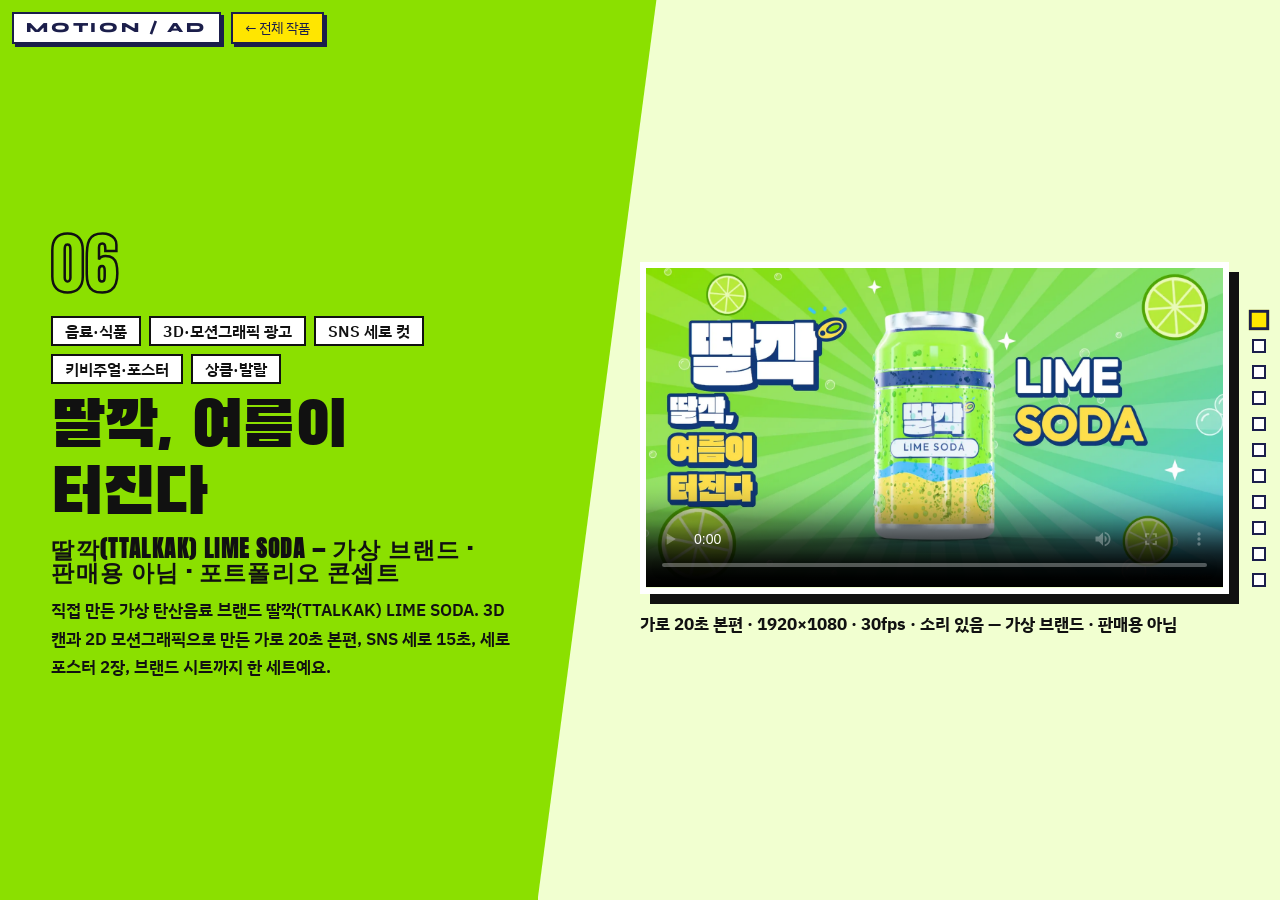
<file: work/ttalkak-lime-soda/index.html>
<!doctype html><html lang="ko"><head><meta charset="utf-8"><meta name="viewport" content="width=device-width,initial-scale=1"><title>딸깍, 여름이 터진다 — 광고·모션그래픽 포트폴리오</title><script>document.documentElement.classList.add("js")</script><link rel="preconnect" href="https://fonts.googleapis.com"><link rel="preconnect" href="https://fonts.gstatic.com" crossorigin><link rel="icon" href="data:image/svg+xml,%3Csvg xmlns=%27http://www.w3.org/2000/svg%27 viewBox=%270 0 32 32%27%3E%3Crect width=%2732%27 height=%2732%27 rx=%276%27 fill=%27%23FFE600%27/%3E%3Cpath d=%27M11 8l14 8-14 8z%27 fill=%27%23111%27/%3E%3C/svg%3E"><link rel="stylesheet" href="https://fonts.googleapis.com/css2?family=Anton&family=Black+Han+Sans&family=IBM+Plex+Sans+KR:wght@400;600;700&family=Syne:wght@700;800&display=swap"><link rel="stylesheet" href="../../assets/home.css?v=b5dd5de9"><link rel="stylesheet" href="../../assets/case.css?v=fad342b3"><script src="../../assets/home.js?v=cbc4c4ab" defer></script></head><body class="home case"><div class="topbar"><a class="mark sy" href="../../index.html">Motion / Ad</a><a class="mark bk" href="../../index.html#sc-ttalkak-lime-soda">← 전체 작품</a></div><nav class="dots" id="dots"><a href="#sc-top" aria-label="처음"></a><a href="#sc-stats" aria-label="숫자"></a><a href="#sc-s1" aria-label="브랜드"></a><a href="#sc-s2" aria-label="3D 캔"></a><a href="#sc-s3" aria-label="조명"></a><a href="#sc-s4" aria-label="세로 · 포스터"></a><a href="#sc-s5" aria-label="검수"></a><a href="#sc-gallery" aria-label="갤러리"></a><a href="#sc-films" aria-label="영상 모음"></a><a href="#sc-info" aria-label="내가 한 일"></a><a href="#sc-next" aria-label="다음 작품"></a></nav><main class="snap" id="snap"><section class="sc cs cs-hero on" id="sc-top" style="--c:#8BE000;--t:#111;--s:#111;--p:#F1FFD0;--pt:#111" data-c="#8BE000"><div class="tx"><div class="top"><span class="no an" aria-hidden="true">06</span><div class="tgs"><span class="tg">음료·식품</span><span class="tg">3D·모션그래픽 광고</span><span class="tg">SNS 세로 컷</span><span class="tg">키비주얼·포스터</span><span class="tg">상큼·발랄</span></div></div><h1 class="han" data-split>딸깍, 여름이 터진다</h1><p class="brand an fade" style="--d:580ms">딸깍(TTALKAK) LIME SODA — 가상 브랜드 · 판매용 아님 · 포트폴리오 콘셉트</p><p class="lede fade" style="--d:710ms">직접 만든 가상 탄산음료 브랜드 딸깍(TTALKAK) LIME SODA. 3D 캔과 2D 모션그래픽으로 만든 가로 20초 본편, SNS 세로 15초, 세로 포스터 2장, 브랜드 시트까지 한 세트예요.</p></div><div class="cs-vid fade" style="--d:840ms"><video controls preload="metadata" poster="../../media/drink/poster-wide.webp" src="../../media/drink/ttalkak-20s.mp4"></video><p class="fcap">가로 20초 본편 · 1920×1080 · 30fps · 소리 있음 — 가상 브랜드 · 판매용 아님</p></div></section><section class="sc cs cs-st" id="sc-stats" style="--c:#8BE000;--t:#111;--s:#111;--p:#F1FFD0;--pt:#111" data-c="#8BE000"><span class="kick fade" style="--d:200ms">숫자로 보기</span><div class="cs-sg" style="--n:3"><div class="fade" style="--d:450ms"><b><span class="an">20</span><span class="han">초</span></b><span class="l">가로 본편 · 1920×1080 · 30fps</span></div><div class="fade" style="--d:580ms"><b><span class="an">15</span><span class="han">초</span></b><span class="l">세로 SNS · 1080×1920 · 30fps</span></div><div class="fade" style="--d:710ms"><b><span class="an">2</span><span class="han">장</span></b><span class="l">세로 포스터 · 2160×2700</span></div></div></section><section class="sc cs cs-step" id="sc-s1" style="--c:#F1FFD0;--t:#111;--s:#8BE000;--p:#8BE000;--pt:#111" data-c="#F1FFD0"><div class="tx"><div class="top"><span class="no an" aria-hidden="true">01</span></div><h2 class="han" data-split>브랜드</h2><p class="lede fade" style="--d:710ms">이름·로고·색·서체·캔 라벨을 직접 정한 가상 브랜드. 색은 라임·하늘·노랑·잉크·화이트 5색, 서체는 세 종 모두 OFL 무료 폰트.</p></div><figure class="cs-fig fade" style="--d:710ms"><img src="../../media/drink/brand-sheet.webp" width="1600" height="900" alt="브랜드 시트 — 3840×2160" loading="lazy" decoding="async"><figcaption class="fcap">브랜드 시트 — 3840×2160</figcaption></figure></section><section class="sc cs cs-step nt r" id="sc-s2" style="--c:#8BE000;--t:#111;--s:#111;--p:#F1FFD0;--pt:#111" data-c="#8BE000"><div class="big an" aria-hidden="true">02</div><div class="tx"><h2 class="han" data-split>3D 캔</h2><p class="lede fade" style="--d:710ms">Blender Cycles로 실물 알루미늄·인쇄 재질을 만들었다. 뒷면 표기는 형태만(바코드 모양, 분리배출 &#x27;캔류 알미늄&#x27;, 355ml) 넣고 성분·칼로리는 넣지 않았다.</p></div></section><section class="sc cs cs-step nt" id="sc-s3" style="--c:#F1FFD0;--t:#111;--s:#8BE000;--p:#8BE000;--pt:#111" data-c="#F1FFD0"><div class="big an" aria-hidden="true">03</div><div class="tx"><h2 class="han" data-split>조명</h2><p class="lede fade" style="--d:710ms">반짝임 줄이기 — 림·스트립 조명 40%, 나머지 60%로 낮춰 캔이 번들거리지 않게 맞췄다.</p></div></section><section class="sc cs cs-step r" id="sc-s4" style="--c:#8BE000;--t:#111;--s:#111;--p:#F1FFD0;--pt:#111" data-c="#8BE000"><div class="tx"><div class="top"><span class="no an" aria-hidden="true">04</span></div><h2 class="han" data-split>세로 · 포스터</h2><p class="lede fade" style="--d:710ms">같은 세계관으로 SNS 세로 15초와 세로 포스터 2장을 따로 짰다.</p></div><figure class="cs-fig fade" style="--d:710ms"><img src="../../media/drink/P1.webp" width="1600" height="2000" alt="세로 포스터 P1 · 2160×2700" loading="lazy" decoding="async"><figcaption class="fcap">세로 포스터 P1 · 2160×2700</figcaption></figure></section><section class="sc cs cs-step nt" id="sc-s5" style="--c:#F1FFD0;--t:#111;--s:#8BE000;--p:#8BE000;--pt:#111" data-c="#F1FFD0"><div class="big an" aria-hidden="true">05</div><div class="tx"><h2 class="han" data-split>검수</h2><p class="lede fade" style="--d:710ms">가로 600프레임·세로 450프레임을 전부 점검해 튀는 프레임·암전·과노출 없음을 확인했다. 음량은 가로 −14.3 LUFS, 세로 −14.1 LUFS, 두 영상 모두 디코드 오류 0.</p></div></section><section class="sc browse gal sky b" id="sc-gallery" data-c="#FFC2DC"><div class="head"><span class="kick">Gallery</span><h2 class="han" data-split>갤러리</h2></div><div class="stage" data-ring><div class="floor"></div><div class="ring"><a class="cd" href="../../media/drink/P1.webp" data-t="세로 포스터 P1" data-b=""><span class="in"><img src="../../media/drink/P1.webp" width="1600" height="2000" alt="세로 포스터 P1" loading="lazy" decoding="async"></span><span class="cp"><b>세로 포스터 P1</b></span></a><a class="cd" href="../../media/drink/P2.webp" data-t="세로 포스터 P2" data-b=""><span class="in"><img src="../../media/drink/P2.webp" width="1600" height="2000" alt="세로 포스터 P2" loading="lazy" decoding="async"></span><span class="cp"><b>세로 포스터 P2</b></span></a><a class="cd" href="../../media/drink/brand-sheet.webp" data-t="브랜드 시트" data-b=""><span class="in"><img src="../../media/drink/brand-sheet.webp" width="1600" height="900" alt="브랜드 시트" loading="lazy" decoding="async"></span><span class="cp"><b>브랜드 시트</b></span></a></div><div class="cap" aria-live="polite"></div><button class="nv p" type="button" aria-label="이전 작품">‹</button><button class="nv n" type="button" aria-label="다음 작품">›</button><div class="hint sy">Drag ↔ / Scroll ↓</div></div></section><section class="sc cs cs-films" id="sc-films" style="--c:#F1FFD0;--t:#111;--s:#8BE000;--p:#8BE000;--pt:#111" data-c="#F1FFD0"><div class="head"><span class="kick fade" style="--d:200ms">Films</span><h2 class="han" data-split>세로 SNS 컷</h2></div><div class="fl-row"><figure class="fl-card v"><video controls preload="none" playsinline poster="../../media/drink/poster-vertical.webp" src="../../media/drink/ttalkak-15s-vertical.mp4"></video><figcaption><b>세로 SNS 15초</b><span>1080×1920 · 30fps · 소리 있음</span></figcaption></figure></div></section><section class="sc cs cs-info" id="sc-info" style="--c:#8BE000;--t:#111;--s:#111;--p:#F1FFD0;--pt:#111" data-c="#8BE000"><div class="cs-cols"><div><h2 class="han" data-split>내가 한 일</h2><div class="tgs"><span class="tg">가상 브랜드 기획</span><span class="tg">3D 캔 재질·조명</span><span class="tg">2D 모션그래픽 합성</span><span class="tg">가로·세로 편집</span><span class="tg">포스터·브랜드 시트</span></div></div><div><h2 class="han" data-split>사용한 도구</h2><div class="tgs"><span class="tg">Blender Cycles</span></div></div></div><p class="fine">모든 광고는 실제 브랜드와 관계없는 개인 비공식 콘셉트 작품입니다.</p></section><section class="sc cs cs-nx r" id="sc-next" style="--c:#E8372C;--t:#fff;--s:#fff;--p:#EEF0F3;--pt:#111" data-c="#E8372C"><div class="tx"><div class="top"><span class="no an">NEXT</span><div class="tgs"><span class="tg">테크·가전</span><span class="tg">3D·모션그래픽 광고</span><span class="tg">콘티·프리비즈</span><span class="tg">리듬·테크</span></div></div><h2 class="han" data-split>버튼 하나에, 세상이 바뀐다</h2><p class="brand an fade" style="--d:580ms">Nothing Headphone (1) Pro</p><p class="lede fade" style="--d:710ms">롤러를 누르고, 길게 누르고, 돌리고, 패들을 밀 때마다 음악과 화면이 바뀌는 32초 모션그래픽. 재생 버튼으로 시작해 일시정지 버튼으로 끝나요.</p><a class="cta fade" style="--d:840ms" href="../../work/headphone-button-world/index.html">케이스 스터디 보기 →</a></div><a class="cs-vid" href="../../work/headphone-button-world/index.html" aria-label="버튼 하나에, 세상이 바뀐다 케이스 스터디"><video autoplay muted loop playsinline preload="metadata" poster="../../media/headphone/film-cover.webp" src="../../media/headphone/loop.mp4" aria-label="버튼 하나에, 세상이 바뀐다 미리보기"></video></a></section></main><div class="ov"><div class="sh" id="sh"></div><div class="wp" id="wp"></div></div></body></html>
</file>
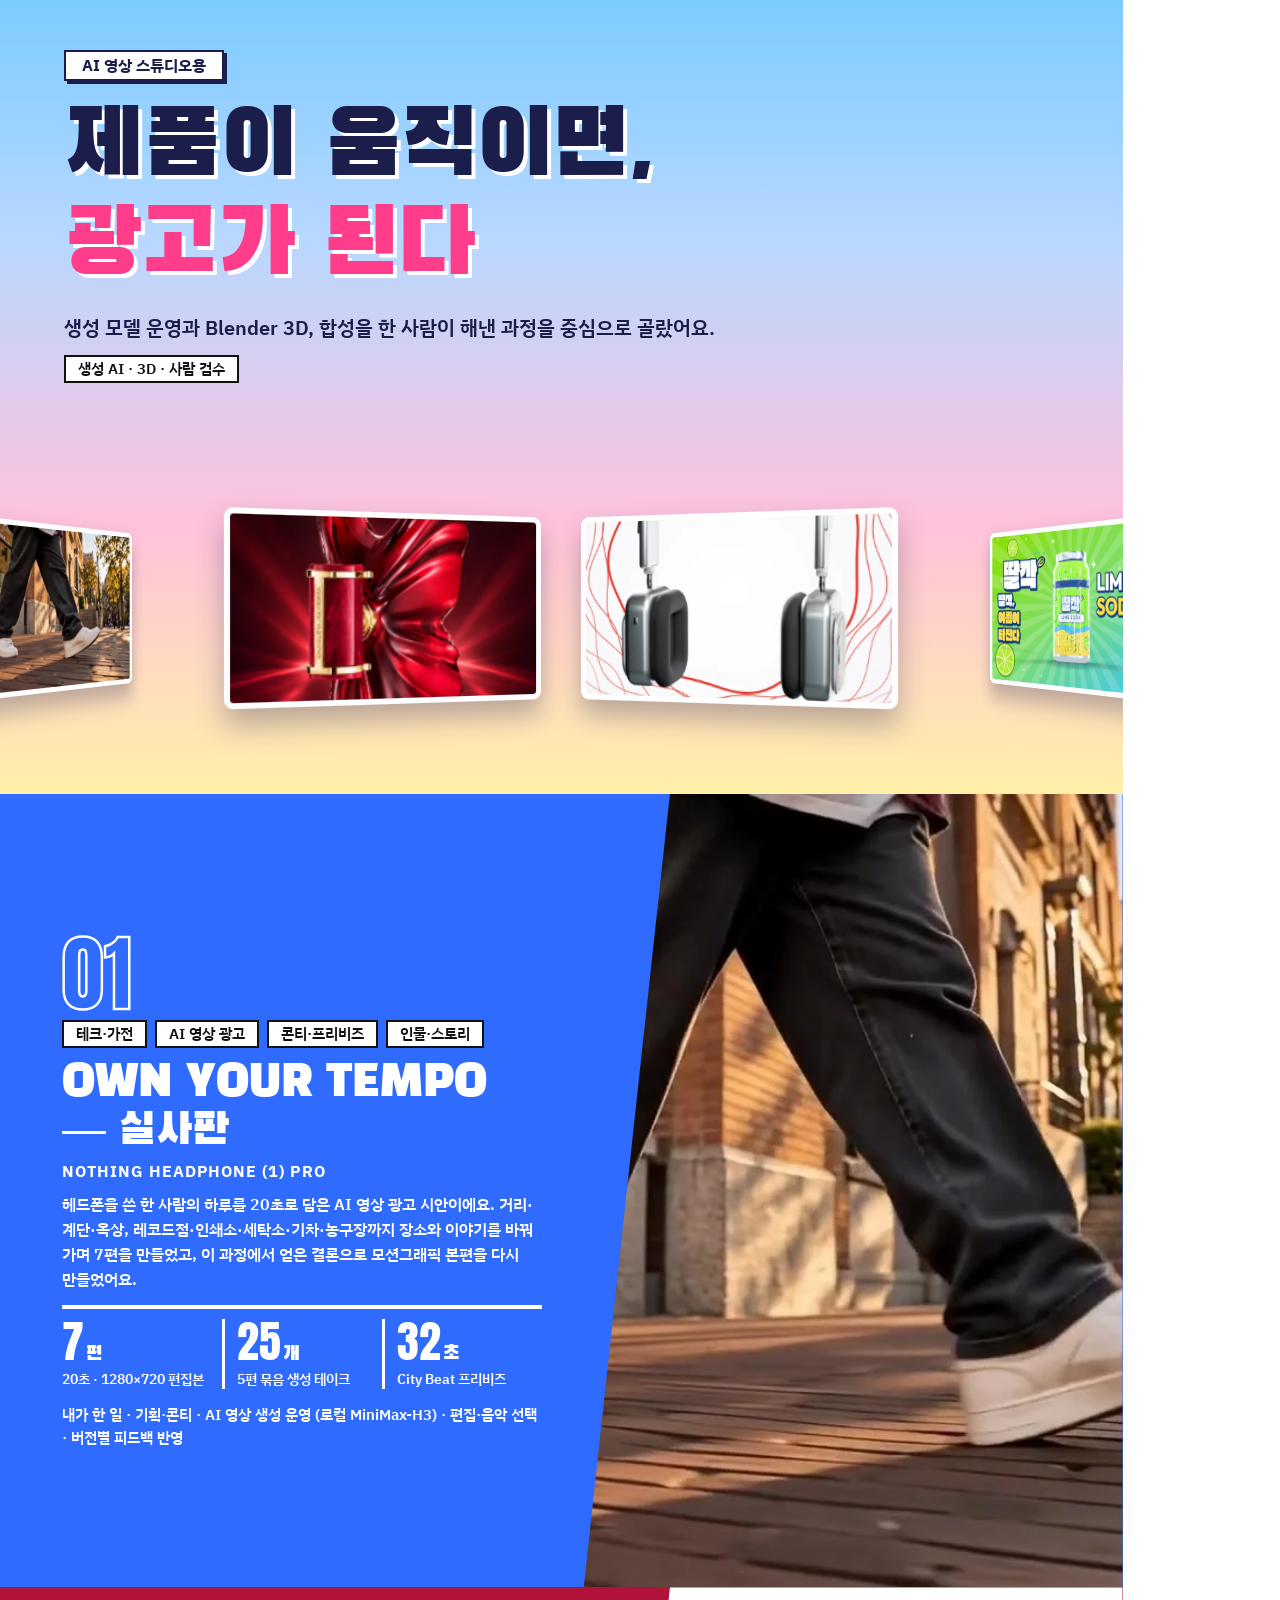
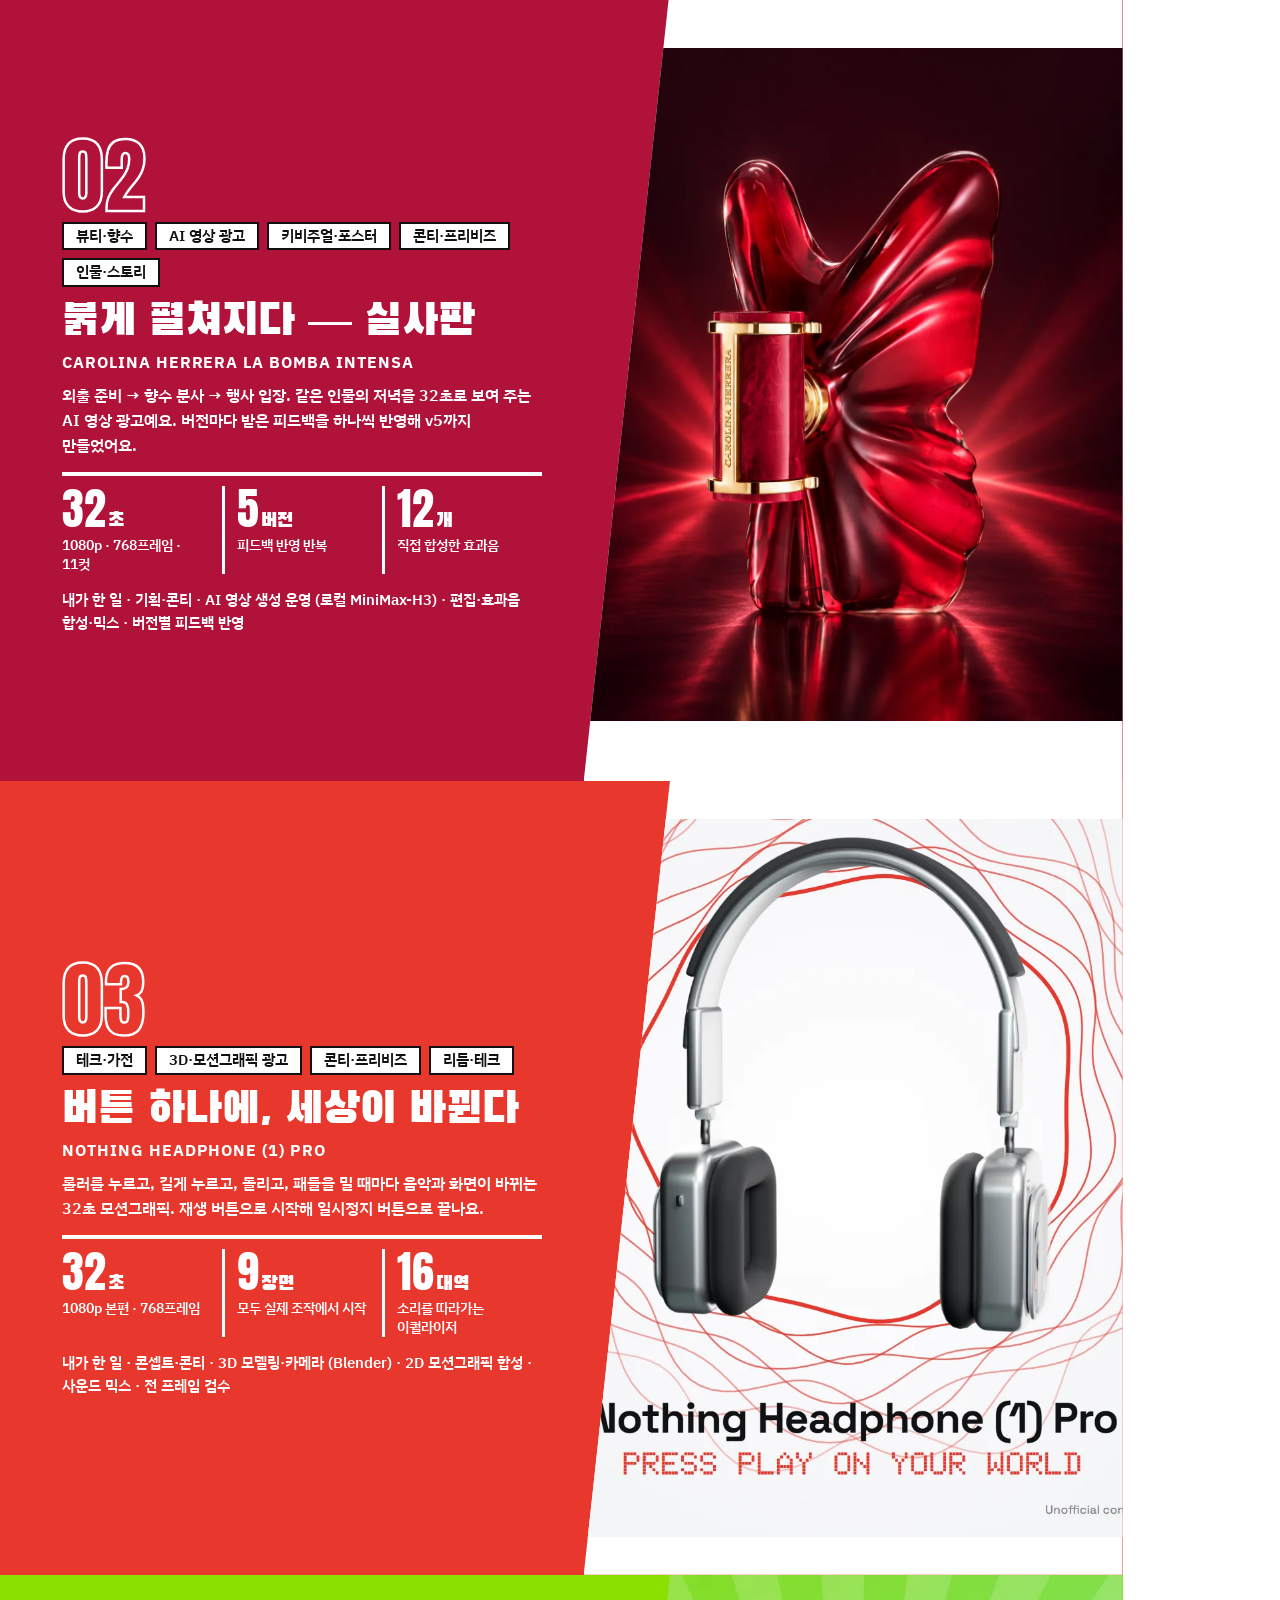
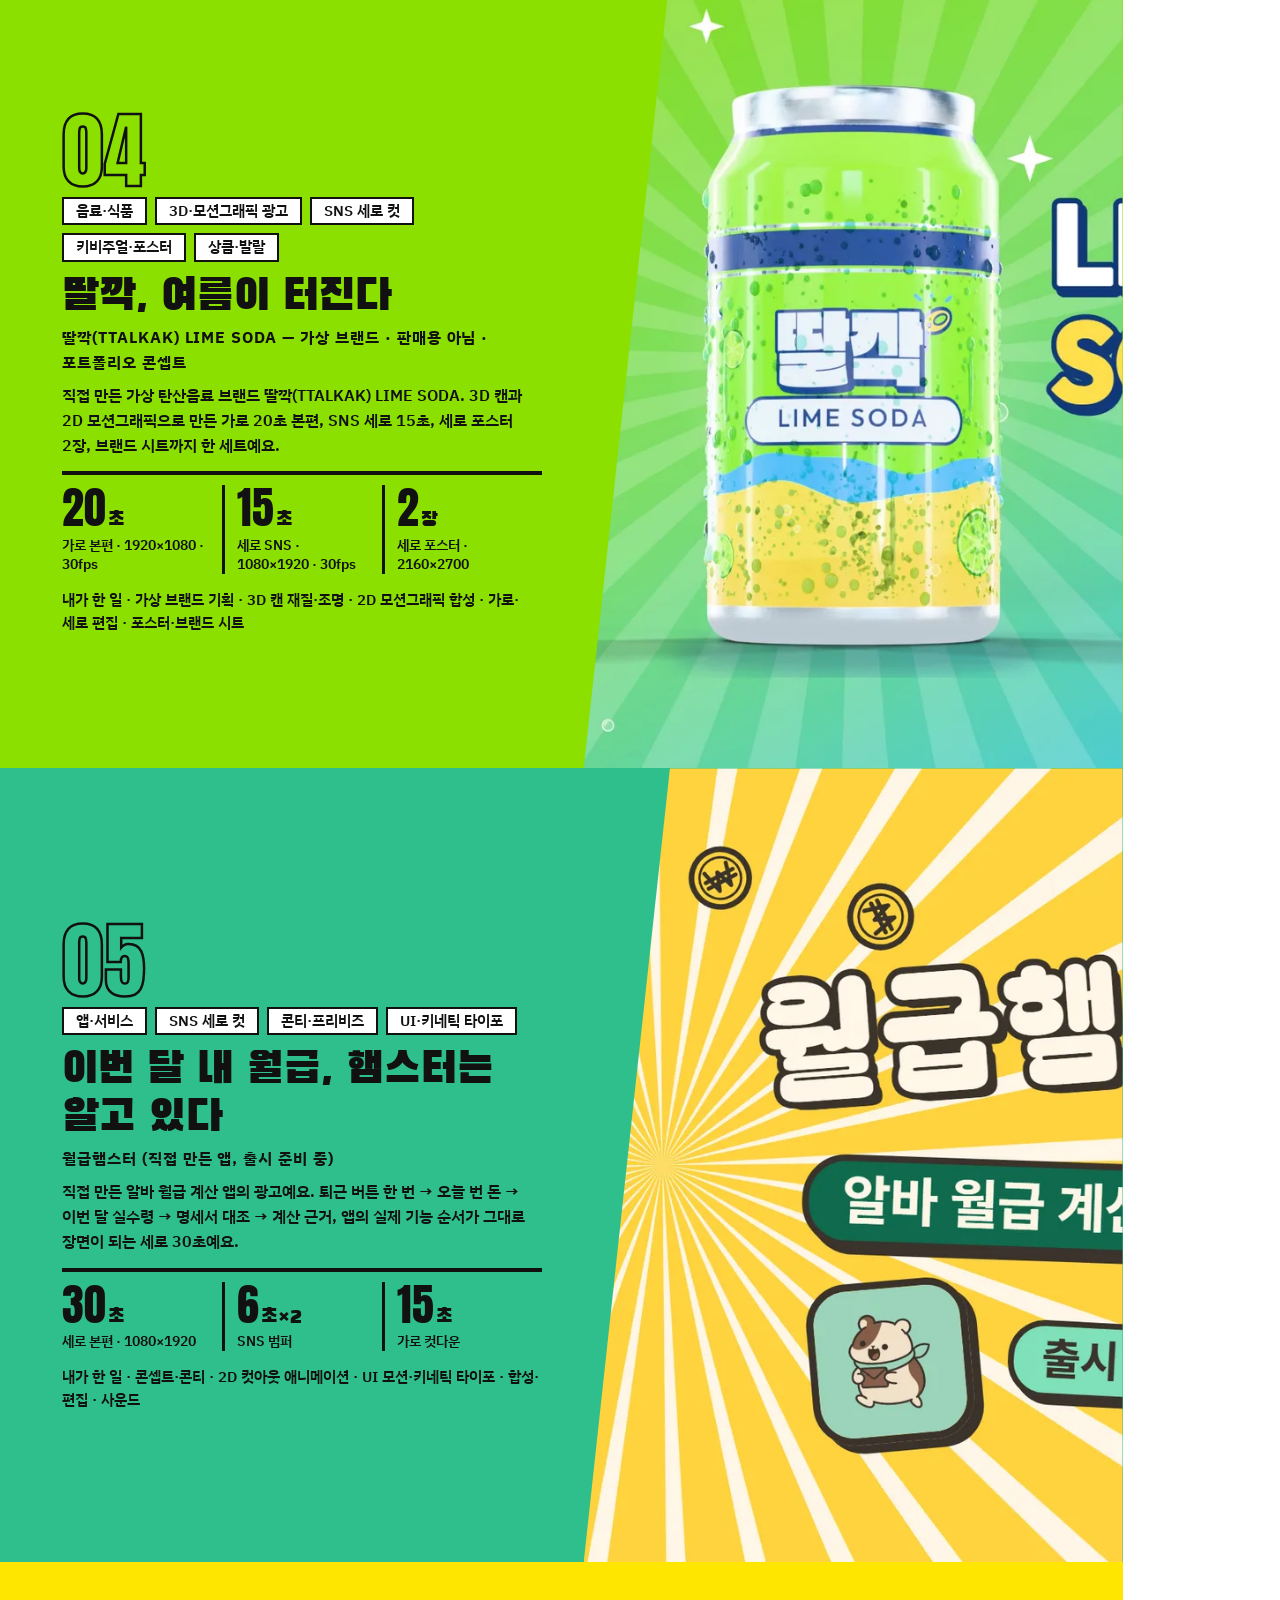
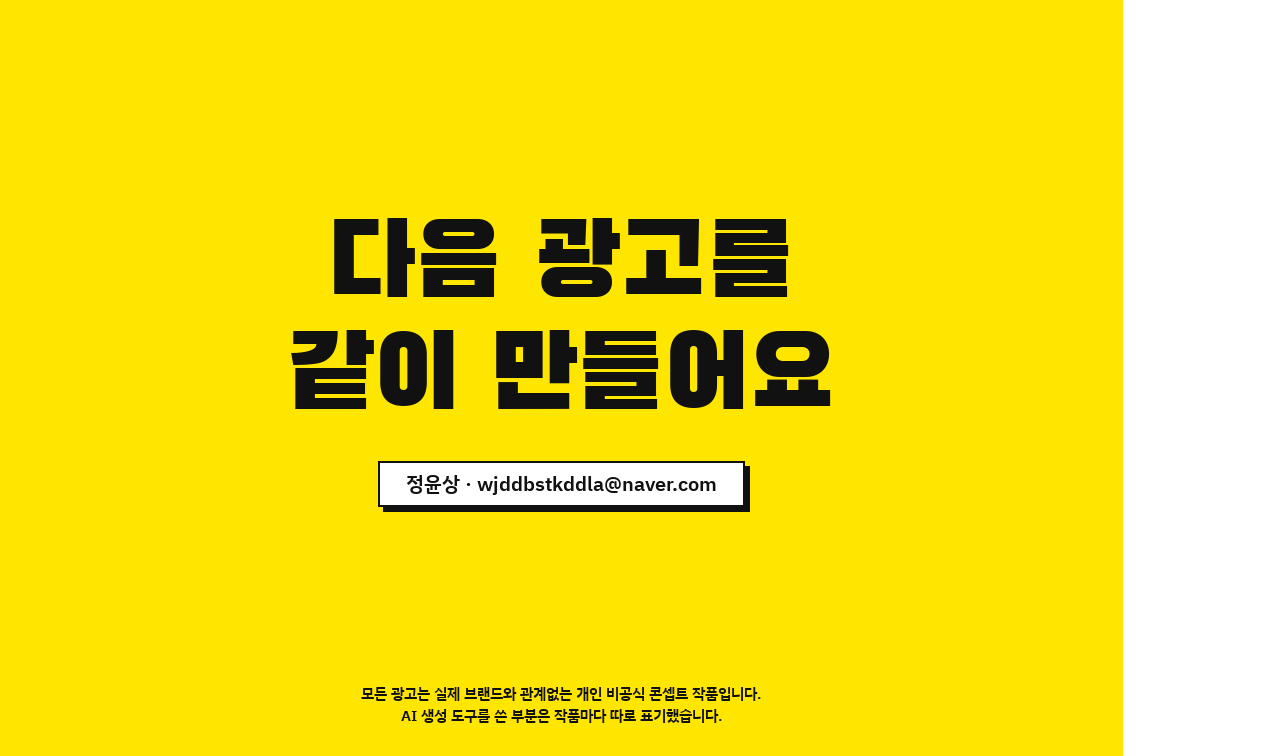
<file: for/108c3f3b7d/print.html>
<!doctype html><html lang="ko"><head><meta charset="utf-8"><title>AI 영상 스튜디오용 — 광고·모션그래픽 포트폴리오</title><link rel="preconnect" href="https://fonts.googleapis.com"><link rel="preconnect" href="https://fonts.gstatic.com" crossorigin><link rel="icon" href="data:image/svg+xml,%3Csvg xmlns=%27http://www.w3.org/2000/svg%27 viewBox=%270 0 32 32%27%3E%3Crect width=%2732%27 height=%2732%27 rx=%276%27 fill=%27%23FFE600%27/%3E%3Cpath d=%27M11 8l14 8-14 8z%27 fill=%27%23111%27/%3E%3C/svg%3E"><link rel="stylesheet" href="https://fonts.googleapis.com/css2?family=Anton&family=Black+Han+Sans&family=IBM+Plex+Sans+KR:wght@400;600;700&family=Syne:wght@700;800&display=swap"><meta name="robots" content="noindex"><style>
@page{size:A4 landscape;margin:0}
*{box-sizing:border-box;margin:0;padding:0}
:root{--ink:#1B1E4B;--pink:#FF3D8B;--sun:#FFE600}
html,body{background:#fff;-webkit-print-color-adjust:exact;print-color-adjust:exact}
body{font:400 16px/1.55 'IBM Plex Sans KR',sans-serif;color:var(--ink);word-break:keep-all}
img{display:block}
.han{font-family:'Black Han Sans',sans-serif;font-weight:400;line-height:1.08}
.an{font-family:'Anton',sans-serif;font-weight:400;line-height:1}
.pg{width:297mm;height:210mm;position:relative;overflow:hidden;break-after:page;background:var(--c,#fff);color:var(--t,var(--ink))}
.pg:last-child{break-after:auto}
.tgs{display:flex;flex-wrap:wrap;gap:8px}
.tg{display:inline-block;background:#fff;color:#111;border:2px solid #111;padding:1px 12px;font-size:15px;font-weight:600;line-height:1.5}
.kick{display:inline-block;background:#fff;color:var(--ink);border:2px solid var(--ink);padding:1px 16px;font-size:16px;font-weight:700;box-shadow:3px 3px 0 var(--ink)}
.vn .han{margin-left:.12em}

/* 표지: 하늘 그라데이션(선형) + 원근 회전목마 */
.cover{background:linear-gradient(180deg,#7CCBFF 0%,#B8D8FF 30%,#FFC2DC 66%,#FFF0A8 100%)}
.cover .ct{position:absolute;left:64px;right:64px;top:50px}
.cover h1{font-size:92px;margin:18px 0 14px;text-shadow:.045em .045em 0 #fff}
.cover h1 span{display:block}.cover h1 span+span{color:var(--pink)}
.cover .gr{font-size:20px;font-weight:600;max-width:34em}
.cover .fc{margin-top:12px}
.st3{position:absolute;left:0;right:0;bottom:0;height:300px}
.fl3{position:absolute;left:50%;top:60%;width:980px;height:490px;margin:-245px 0 0 -490px;transform:rotateX(72deg);border-radius:50%;
 background:linear-gradient(90deg,rgba(255,255,255,.75),rgba(255,61,139,.22),rgba(47,140,255,.25),rgba(255,230,0,.35),rgba(255,255,255,.75));border:4px solid rgba(255,255,255,.9)}
.rg3{position:absolute;left:50%;top:38%;width:0;height:0}
.cd3{position:absolute;left:0;top:0;width:290px;border:5px solid #fff;border-radius:8px;background:#fff;box-shadow:0 14px 24px rgba(27,30,75,.3);overflow:hidden}
.cd3 img{width:100%;height:auto;aspect-ratio:16/9;object-fit:cover}

/* 작품 쪽: 사선으로 나뉜 원색 면 + 커버 이미지 면 */
.wk .im{position:absolute;top:0;bottom:0;right:0;width:48%;clip-path:polygon(16% 0,100% 0,100% 100%,0 100%);background:var(--p)}
.wk .im img{width:100%;height:100%;object-fit:cover}
.wk .im.tall{background:#fff}.wk .im.tall img{object-fit:contain}
.wk .tx{position:absolute;left:62px;top:0;bottom:0;width:480px;display:flex;flex-direction:column;justify-content:center;padding:28px 0}
.wk .no{font-size:84px;color:transparent;-webkit-text-stroke:2.5px var(--s)}
.wk .tx>.tgs{margin:4px 0 8px}
.wk h2{font-size:44px;margin:4px 0 4px}
.wk .br{font-size:16px;font-weight:700;letter-spacing:.06em;text-transform:uppercase;margin-bottom:8px}
.wk .ld{font-size:16px;font-weight:600;margin-bottom:14px}
.wk .stt{display:grid;grid-template-columns:repeat(var(--n),minmax(0,1fr));gap:0;border-top:4px solid var(--t);padding-top:10px;margin-bottom:14px}
.wk .stt>div{padding:0 12px;border-left:3px solid var(--t);min-width:0}
.wk .stt>div:first-child{padding-left:0;border-left:0}
.wk .stt b{display:block;line-height:1;white-space:nowrap}
.wk .stt b .an{font-size:44px}
.wk .stt b .han{font-size:20px}
.wk .stt span.l{display:block;font-size:14px;font-weight:600;line-height:1.35;margin-top:4px}
.wk .pt{background:var(--sun);color:#111;border:3px solid #111;box-shadow:4px 4px 0 #111;padding:6px 14px;font-size:15px;font-weight:700;margin-bottom:12px}
.wk .pt small{display:block;font-size:14px;font-weight:600;opacity:.75}
.wk .rl{font-size:15px;font-weight:600}

/* 다음 작품 쪽 */
.nx .pn{position:absolute;top:0;bottom:0;display:flex;flex-direction:column;justify-content:center;background:var(--c);color:var(--t)}
.nx .pn.a{left:0;width:100%}
.nx .pn.b{right:0;width:60%;clip-path:polygon(30% 0,100% 0,100% 100%,0 100%)}
.nx .pn .in{width:400px}
.nx .pn.a .in{margin-left:64px}
.nx .pn.b .in{margin-left:auto;margin-right:58px}
.nx .pn .no{font-size:64px;color:transparent;-webkit-text-stroke:2.5px var(--t)}
.nx .pn h2{font-size:48px;margin:12px 0 10px}
.nx .pn .ld{font-size:18px;font-weight:600;margin-top:10px}

/* 연락 쪽 */
.end{background:var(--sun);color:#111;display:flex;flex-direction:column;align-items:center;justify-content:center;text-align:center}
.end h1{font-size:104px;margin-bottom:26px}
.end h1 span{display:block}
.end .tg{font-size:20px;padding:6px 26px;box-shadow:5px 5px 0 #111}
.end .foot{position:absolute;left:0;right:0;bottom:28px;font-size:15px;font-weight:600;line-height:1.5;padding:0 40px}
</style></head><body><section class="pg cover"><div class="ct"><span class="kick">AI 영상 스튜디오용</span><h1 class="han"><span>제품이 움직이면,</span><span>광고가 된다</span></h1><p class="gr">생성 모델 운영과 Blender 3D, 합성을 한 사람이 해낸 과정을 중심으로 골랐어요.</p><p class="fc"><span class="tg">생성 AI · 3D · 사람 검수</span></p></div><div class="st3"><div class="rg3"><div class="cd3" style="transform:translate(-50%,-50%) translateX(-510px) translateZ(0) perspective(900px) rotateY(51deg) scale(1);z-index:7"><img src="../../media/headphone-film/v7-poster.webp" width="1280" height="720" alt="OWN YOUR TEMPO — 실사판 커버"></div><div class="cd3" style="transform:translate(-50%,-50%) translateX(-170px) translateZ(0) perspective(900px) rotateY(17deg) scale(1.14);z-index:9"><img src="../../media/perfume-film/keyvisual-v1.webp" width="1122" height="1402" alt="붉게 펼쳐지다 — 실사판 커버"></div><div class="cd3" style="transform:translate(-50%,-50%) translateX(170px) translateZ(0) perspective(900px) rotateY(-17deg) scale(1.14);z-index:9"><img src="../../media/headphone/film-cover.webp" width="810" height="1080" alt="버튼 하나에, 세상이 바뀐다 커버"></div><div class="cd3" style="transform:translate(-50%,-50%) translateX(510px) translateZ(0) perspective(900px) rotateY(-51deg) scale(1);z-index:7"><img src="../../media/drink/poster-wide.webp" width="1600" height="900" alt="딸깍, 여름이 터진다 커버"></div></div></div></section><section class="pg wk" style="--c:#2F6BFF;--t:#fff;--s:#fff;--p:#EEF3FF"><div class="im"><img src="../../media/headphone-film/v7-poster.webp" width="1280" height="720" alt="OWN YOUR TEMPO — 실사판 커버"></div><div class="tx"><span class="no an">01</span><div class="tgs"><span class=tg>테크·가전</span><span class=tg>AI 영상 광고</span><span class=tg>콘티·프리비즈</span><span class=tg>인물·스토리</span></div><h2 class="han">OWN YOUR TEMPO — 실사판</h2><p class="br">Nothing Headphone (1) Pro</p><p class="ld">헤드폰을 쓴 한 사람의 하루를 20초로 담은 AI 영상 광고 시안이에요. 거리·계단·옥상, 레코드점·인쇄소·세탁소·기차·농구장까지 장소와 이야기를 바꿔 가며 7편을 만들었고, 이 과정에서 얻은 결론으로 모션그래픽 본편을 다시 만들었어요.</p><div class="stt" style="--n:3"><div><b class="vn"><span class="an">7</span><span class="han">편</span></b><span class="l">20초 · 1280×720 편집본</span></div><div><b class="vn"><span class="an">25</span><span class="han">개</span></b><span class="l">5편 묶음 생성 테이크</span></div><div><b class="vn"><span class="an">32</span><span class="han">초</span></b><span class="l">City Beat 프리비즈</span></div></div><p class="rl">내가 한 일 · 기획·콘티 · AI 영상 생성 운영 (로컬 MiniMax-H3) · 편집·음악 선택 · 버전별 피드백 반영</p></div></section><section class="pg wk" style="--c:#B0123A;--t:#fff;--s:#fff;--p:#FFE9EE"><div class="im tall"><img src="../../media/perfume-film/keyvisual-v1.webp" width="1122" height="1402" alt="붉게 펼쳐지다 — 실사판 커버"></div><div class="tx"><span class="no an">02</span><div class="tgs"><span class=tg>뷰티·향수</span><span class=tg>AI 영상 광고</span><span class=tg>키비주얼·포스터</span><span class=tg>콘티·프리비즈</span><span class=tg>인물·스토리</span></div><h2 class="han">붉게 펼쳐지다 — 실사판</h2><p class="br">Carolina Herrera La Bomba Intensa</p><p class="ld">외출 준비 → 향수 분사 → 행사 입장. 같은 인물의 저녁을 32초로 보여 주는 AI 영상 광고예요. 버전마다 받은 피드백을 하나씩 반영해 v5까지 만들었어요.</p><div class="stt" style="--n:3"><div><b class="vn"><span class="an">32</span><span class="han">초</span></b><span class="l">1080p · 768프레임 · 11컷</span></div><div><b class="vn"><span class="an">5</span><span class="han">버전</span></b><span class="l">피드백 반영 반복</span></div><div><b class="vn"><span class="an">12</span><span class="han">개</span></b><span class="l">직접 합성한 효과음</span></div></div><p class="rl">내가 한 일 · 기획·콘티 · AI 영상 생성 운영 (로컬 MiniMax-H3) · 편집·효과음 합성·믹스 · 버전별 피드백 반영</p></div></section><section class="pg wk" style="--c:#E8372C;--t:#fff;--s:#fff;--p:#EEF0F3"><div class="im tall"><img src="../../media/headphone/film-cover.webp" width="810" height="1080" alt="버튼 하나에, 세상이 바뀐다 커버"></div><div class="tx"><span class="no an">03</span><div class="tgs"><span class=tg>테크·가전</span><span class=tg>3D·모션그래픽 광고</span><span class=tg>콘티·프리비즈</span><span class=tg>리듬·테크</span></div><h2 class="han">버튼 하나에, 세상이 바뀐다</h2><p class="br">Nothing Headphone (1) Pro</p><p class="ld">롤러를 누르고, 길게 누르고, 돌리고, 패들을 밀 때마다 음악과 화면이 바뀌는 32초 모션그래픽. 재생 버튼으로 시작해 일시정지 버튼으로 끝나요.</p><div class="stt" style="--n:3"><div><b class="vn"><span class="an">32</span><span class="han">초</span></b><span class="l">1080p 본편 · 768프레임</span></div><div><b class="vn"><span class="an">9</span><span class="han">장면</span></b><span class="l">모두 실제 조작에서 시작</span></div><div><b class="vn"><span class="an">16</span><span class="han">대역</span></b><span class="l">소리를 따라가는 이퀄라이저</span></div></div><p class="rl">내가 한 일 · 콘셉트·콘티 · 3D 모델링·카메라 (Blender) · 2D 모션그래픽 합성 · 사운드 믹스 · 전 프레임 검수</p></div></section><section class="pg wk" style="--c:#8BE000;--t:#111;--s:#111;--p:#F1FFD0"><div class="im"><img src="../../media/drink/poster-wide.webp" width="1600" height="900" alt="딸깍, 여름이 터진다 커버"></div><div class="tx"><span class="no an">04</span><div class="tgs"><span class=tg>음료·식품</span><span class=tg>3D·모션그래픽 광고</span><span class=tg>SNS 세로 컷</span><span class=tg>키비주얼·포스터</span><span class=tg>상큼·발랄</span></div><h2 class="han">딸깍, 여름이 터진다</h2><p class="br">딸깍(TTALKAK) LIME SODA — 가상 브랜드 · 판매용 아님 · 포트폴리오 콘셉트</p><p class="ld">직접 만든 가상 탄산음료 브랜드 딸깍(TTALKAK) LIME SODA. 3D 캔과 2D 모션그래픽으로 만든 가로 20초 본편, SNS 세로 15초, 세로 포스터 2장, 브랜드 시트까지 한 세트예요.</p><div class="stt" style="--n:3"><div><b class="vn"><span class="an">20</span><span class="han">초</span></b><span class="l">가로 본편 · 1920×1080 · 30fps</span></div><div><b class="vn"><span class="an">15</span><span class="han">초</span></b><span class="l">세로 SNS · 1080×1920 · 30fps</span></div><div><b class="vn"><span class="an">2</span><span class="han">장</span></b><span class="l">세로 포스터 · 2160×2700</span></div></div><p class="rl">내가 한 일 · 가상 브랜드 기획 · 3D 캔 재질·조명 · 2D 모션그래픽 합성 · 가로·세로 편집 · 포스터·브랜드 시트</p></div></section><section class="pg wk" style="--c:#2FBF8C;--t:#111;--s:#111;--p:#FFF6E6"><div class="im"><img src="../../media/app/poster-wide.webp" width="1600" height="900" alt="이번 달 내 월급, 햄스터는 알고 있다 커버"></div><div class="tx"><span class="no an">05</span><div class="tgs"><span class=tg>앱·서비스</span><span class=tg>SNS 세로 컷</span><span class=tg>콘티·프리비즈</span><span class=tg>UI·키네틱 타이포</span></div><h2 class="han">이번 달 내 월급, 햄스터는 알고 있다</h2><p class="br">월급햄스터 (직접 만든 앱, 출시 준비 중)</p><p class="ld">직접 만든 알바 월급 계산 앱의 광고예요. 퇴근 버튼 한 번 → 오늘 번 돈 → 이번 달 실수령 → 명세서 대조 → 계산 근거, 앱의 실제 기능 순서가 그대로 장면이 되는 세로 30초예요.</p><div class="stt" style="--n:3"><div><b class="vn"><span class="an">30</span><span class="han">초</span></b><span class="l">세로 본편 · 1080×1920</span></div><div><b class="vn"><span class="an">6</span><span class="han">초×2</span></b><span class="l">SNS 범퍼</span></div><div><b class="vn"><span class="an">15</span><span class="han">초</span></b><span class="l">가로 컷다운</span></div></div><p class="rl">내가 한 일 · 콘셉트·콘티 · 2D 컷아웃 애니메이션 · UI 모션·키네틱 타이포 · 합성·편집 · 사운드</p></div></section><section class="pg end"><h1 class="han"><span>다음 광고를</span><span>같이 만들어요</span></h1><span class="tg">정윤상 · wjddbstkddla@naver.com</span><div class="foot"><p>모든 광고는 실제 브랜드와 관계없는 개인 비공식 콘셉트 작품입니다.</p><p>AI 생성 도구를 쓴 부분은 작품마다 따로 표기했습니다.</p></div></section></body></html>
</file>
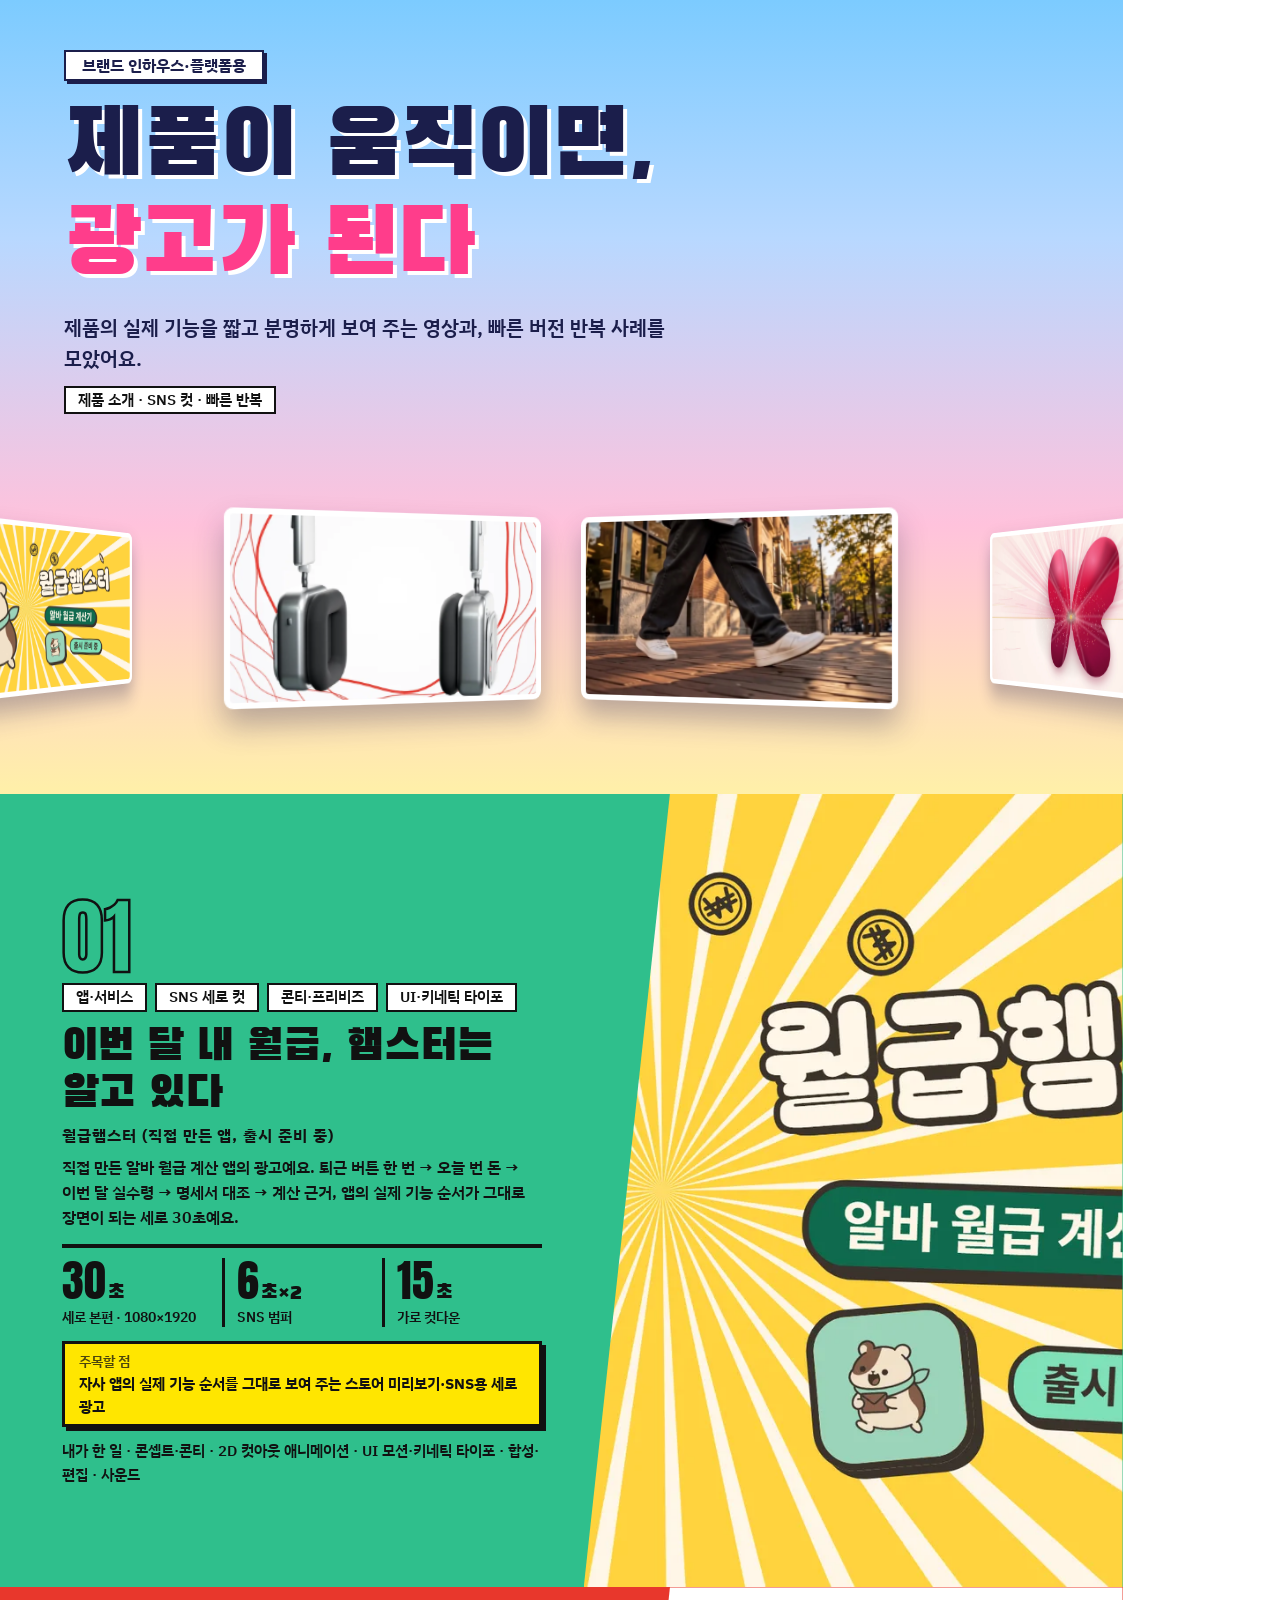
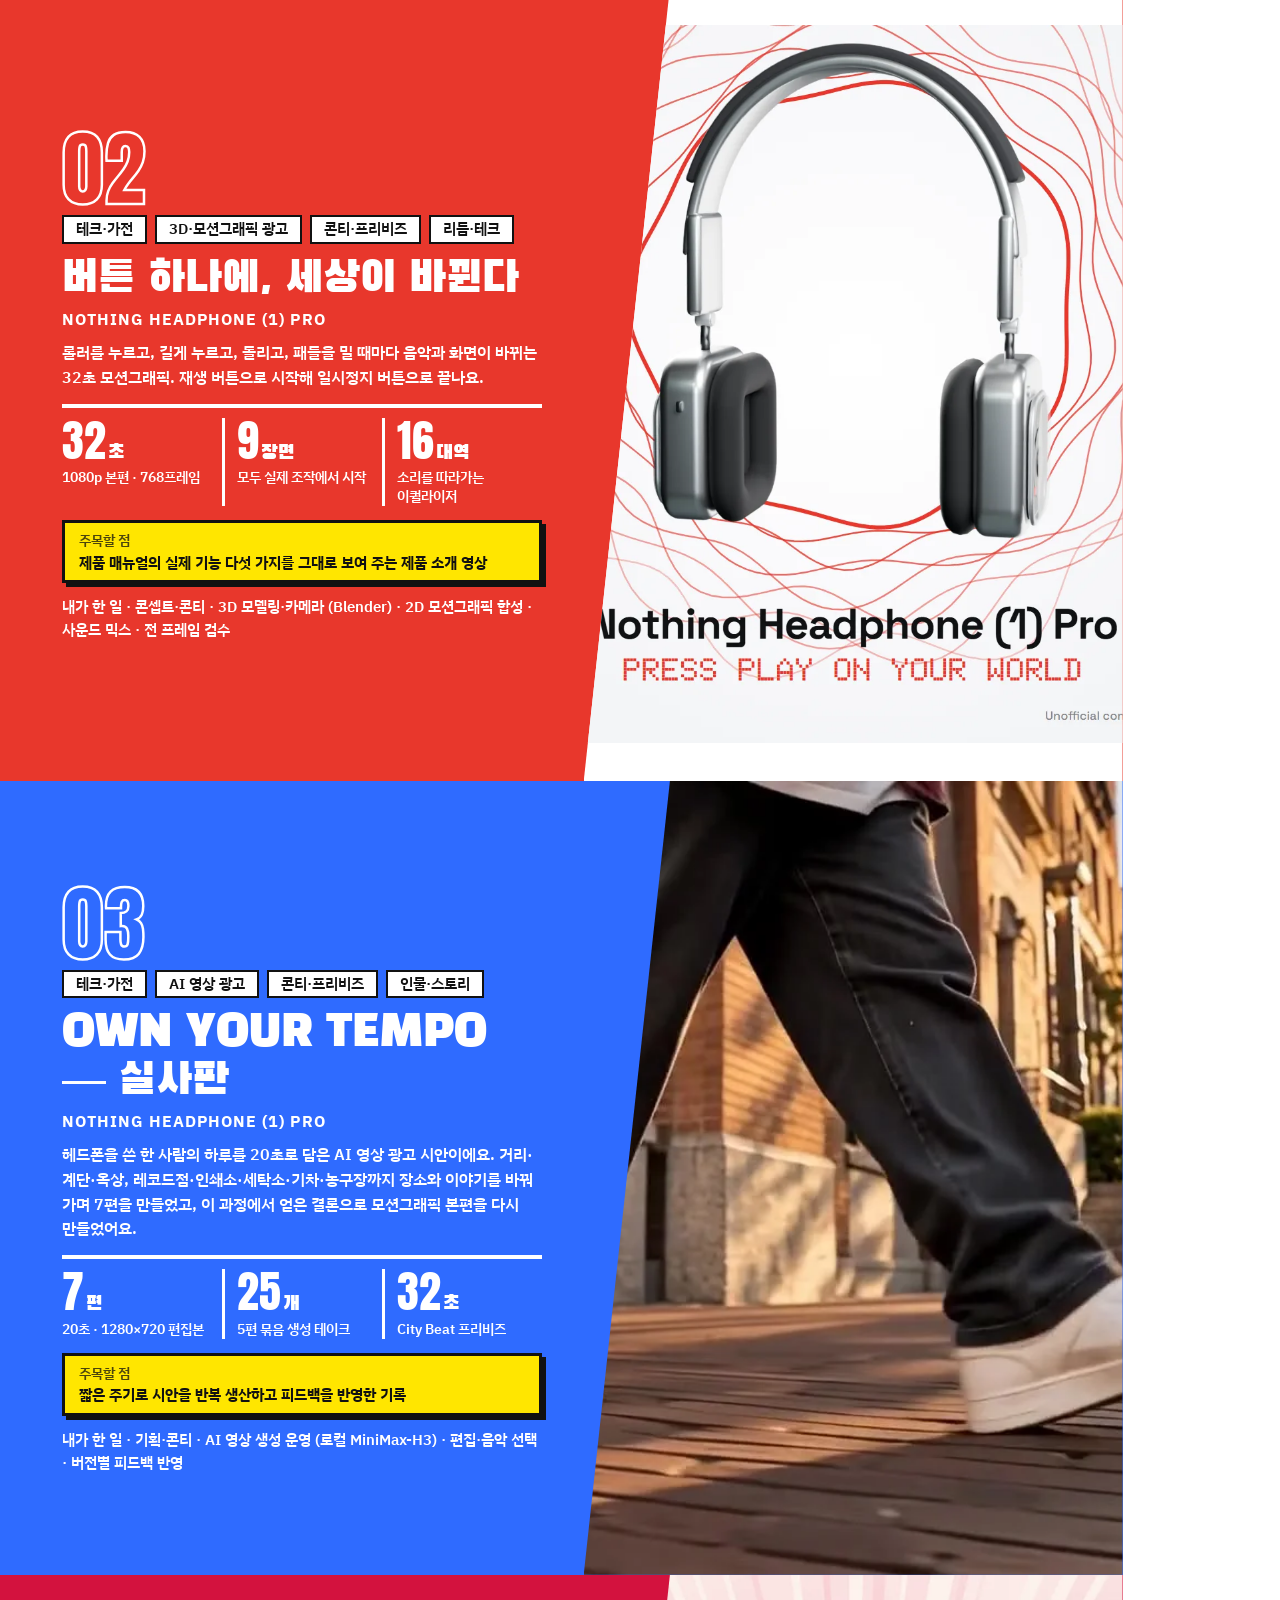
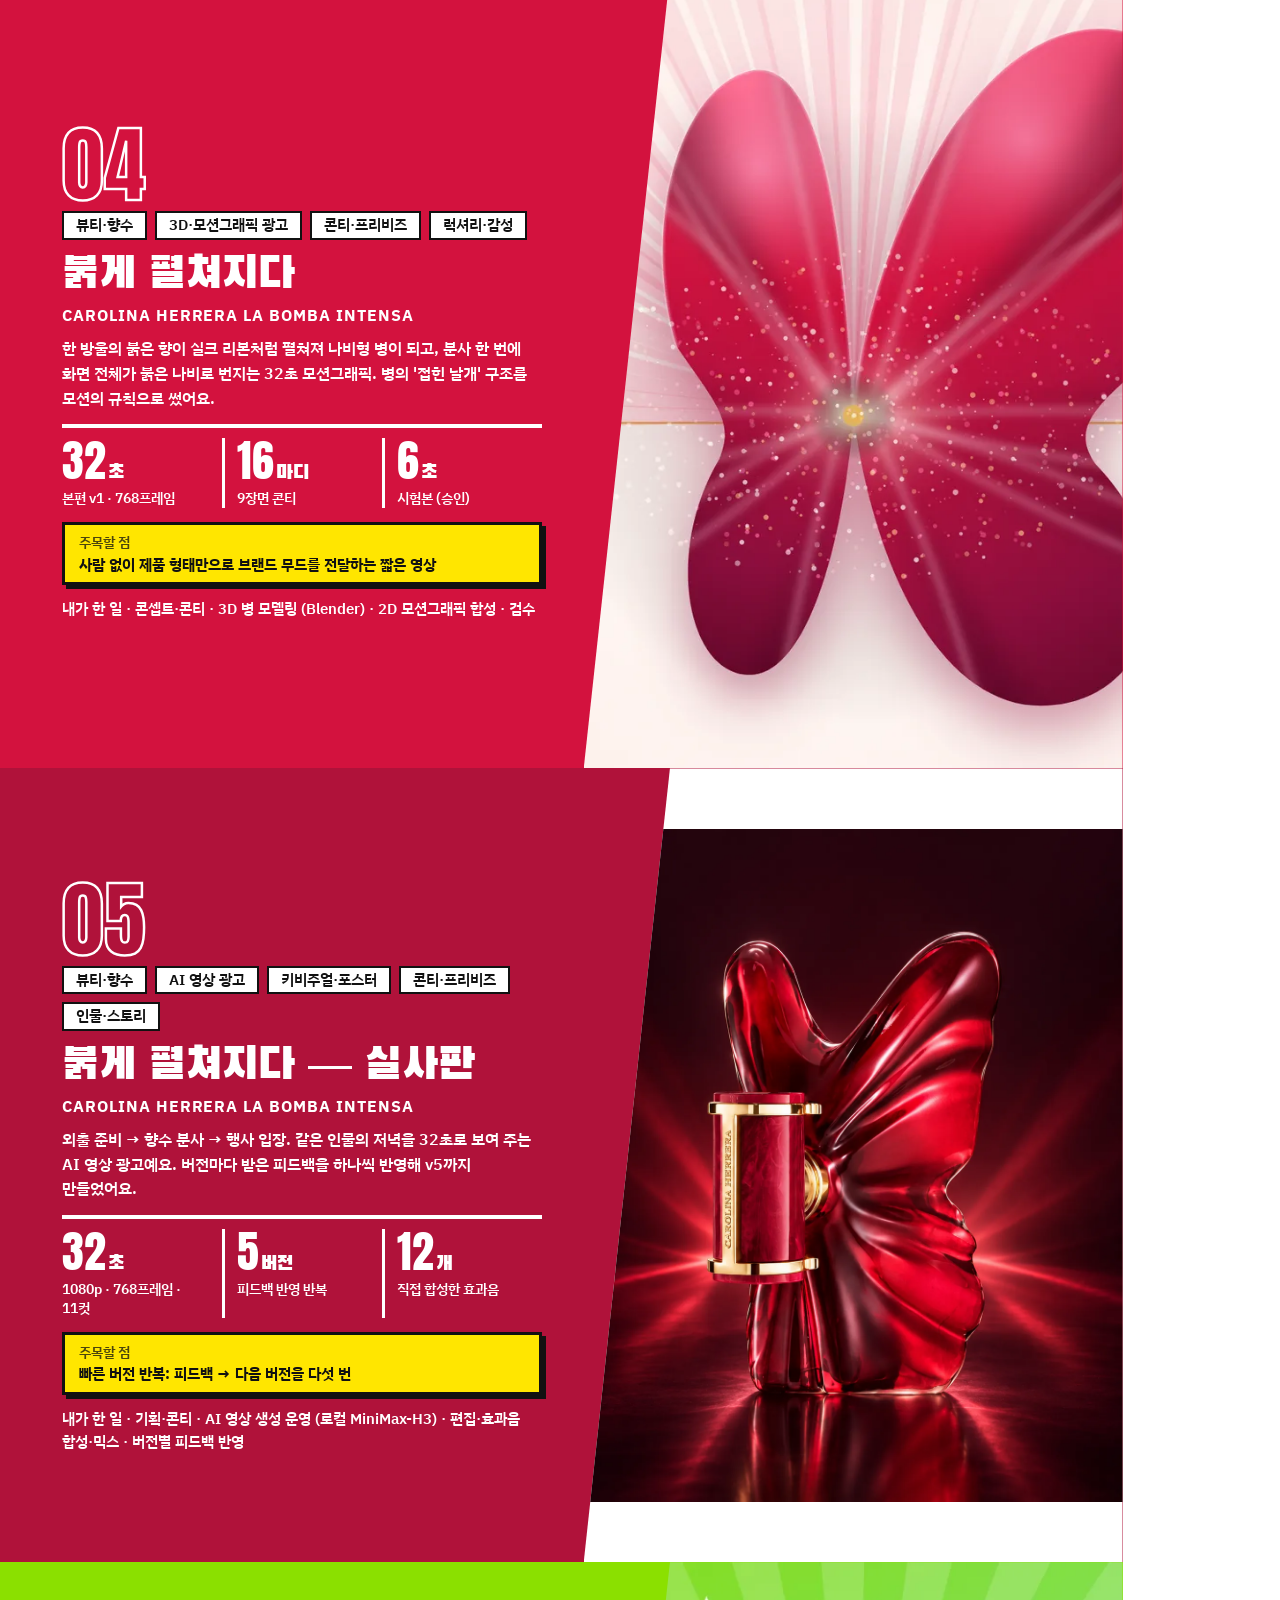
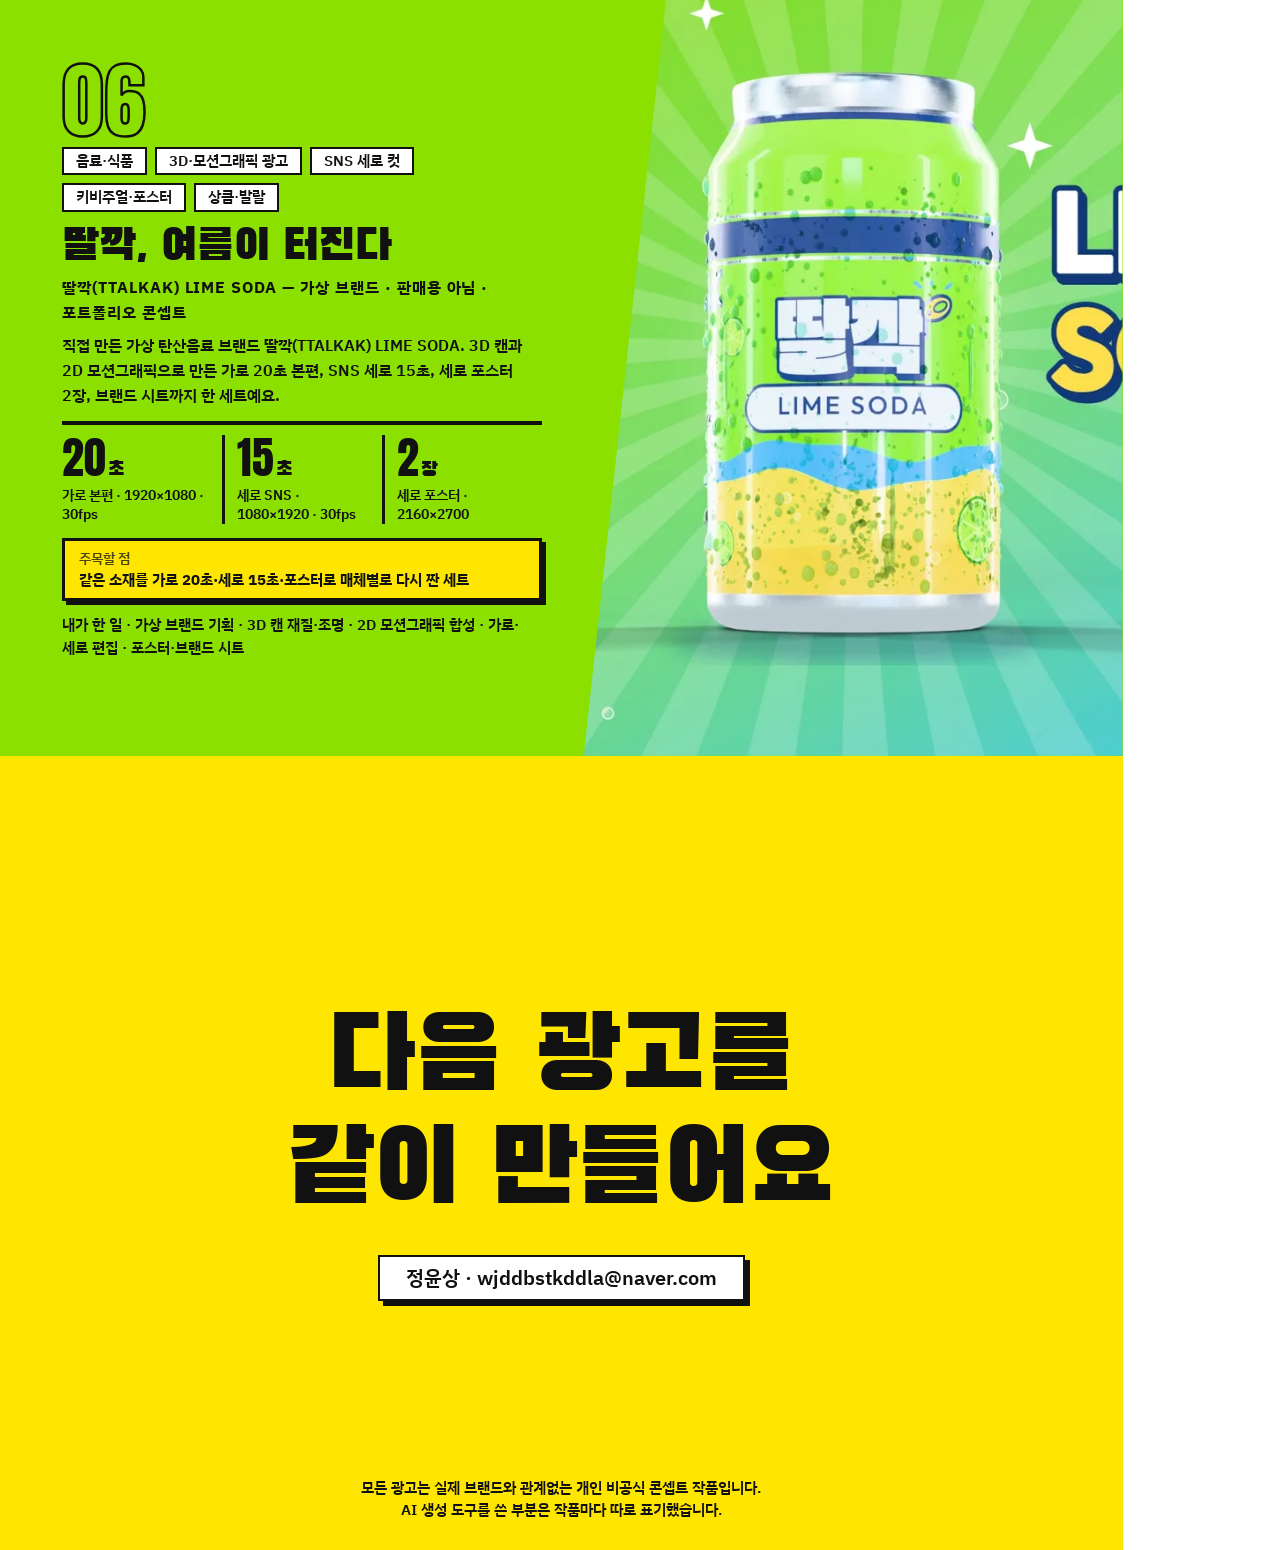
<file: for/2144132da3/print.html>
<!doctype html><html lang="ko"><head><meta charset="utf-8"><title>브랜드 인하우스·플랫폼용 — 광고·모션그래픽 포트폴리오</title><link rel="preconnect" href="https://fonts.googleapis.com"><link rel="preconnect" href="https://fonts.gstatic.com" crossorigin><link rel="icon" href="data:image/svg+xml,%3Csvg xmlns=%27http://www.w3.org/2000/svg%27 viewBox=%270 0 32 32%27%3E%3Crect width=%2732%27 height=%2732%27 rx=%276%27 fill=%27%23FFE600%27/%3E%3Cpath d=%27M11 8l14 8-14 8z%27 fill=%27%23111%27/%3E%3C/svg%3E"><link rel="stylesheet" href="https://fonts.googleapis.com/css2?family=Anton&family=Black+Han+Sans&family=IBM+Plex+Sans+KR:wght@400;600;700&family=Syne:wght@700;800&display=swap"><meta name="robots" content="noindex"><style>
@page{size:A4 landscape;margin:0}
*{box-sizing:border-box;margin:0;padding:0}
:root{--ink:#1B1E4B;--pink:#FF3D8B;--sun:#FFE600}
html,body{background:#fff;-webkit-print-color-adjust:exact;print-color-adjust:exact}
body{font:400 16px/1.55 'IBM Plex Sans KR',sans-serif;color:var(--ink);word-break:keep-all}
img{display:block}
.han{font-family:'Black Han Sans',sans-serif;font-weight:400;line-height:1.08}
.an{font-family:'Anton',sans-serif;font-weight:400;line-height:1}
.pg{width:297mm;height:210mm;position:relative;overflow:hidden;break-after:page;background:var(--c,#fff);color:var(--t,var(--ink))}
.pg:last-child{break-after:auto}
.tgs{display:flex;flex-wrap:wrap;gap:8px}
.tg{display:inline-block;background:#fff;color:#111;border:2px solid #111;padding:1px 12px;font-size:15px;font-weight:600;line-height:1.5}
.kick{display:inline-block;background:#fff;color:var(--ink);border:2px solid var(--ink);padding:1px 16px;font-size:16px;font-weight:700;box-shadow:3px 3px 0 var(--ink)}
.vn .han{margin-left:.12em}

/* 표지: 하늘 그라데이션(선형) + 원근 회전목마 */
.cover{background:linear-gradient(180deg,#7CCBFF 0%,#B8D8FF 30%,#FFC2DC 66%,#FFF0A8 100%)}
.cover .ct{position:absolute;left:64px;right:64px;top:50px}
.cover h1{font-size:92px;margin:18px 0 14px;text-shadow:.045em .045em 0 #fff}
.cover h1 span{display:block}.cover h1 span+span{color:var(--pink)}
.cover .gr{font-size:20px;font-weight:600;max-width:34em}
.cover .fc{margin-top:12px}
.st3{position:absolute;left:0;right:0;bottom:0;height:300px}
.fl3{position:absolute;left:50%;top:60%;width:980px;height:490px;margin:-245px 0 0 -490px;transform:rotateX(72deg);border-radius:50%;
 background:linear-gradient(90deg,rgba(255,255,255,.75),rgba(255,61,139,.22),rgba(47,140,255,.25),rgba(255,230,0,.35),rgba(255,255,255,.75));border:4px solid rgba(255,255,255,.9)}
.rg3{position:absolute;left:50%;top:38%;width:0;height:0}
.cd3{position:absolute;left:0;top:0;width:290px;border:5px solid #fff;border-radius:8px;background:#fff;box-shadow:0 14px 24px rgba(27,30,75,.3);overflow:hidden}
.cd3 img{width:100%;height:auto;aspect-ratio:16/9;object-fit:cover}

/* 작품 쪽: 사선으로 나뉜 원색 면 + 커버 이미지 면 */
.wk .im{position:absolute;top:0;bottom:0;right:0;width:48%;clip-path:polygon(16% 0,100% 0,100% 100%,0 100%);background:var(--p)}
.wk .im img{width:100%;height:100%;object-fit:cover}
.wk .im.tall{background:#fff}.wk .im.tall img{object-fit:contain}
.wk .tx{position:absolute;left:62px;top:0;bottom:0;width:480px;display:flex;flex-direction:column;justify-content:center;padding:28px 0}
.wk .no{font-size:84px;color:transparent;-webkit-text-stroke:2.5px var(--s)}
.wk .tx>.tgs{margin:4px 0 8px}
.wk h2{font-size:44px;margin:4px 0 4px}
.wk .br{font-size:16px;font-weight:700;letter-spacing:.06em;text-transform:uppercase;margin-bottom:8px}
.wk .ld{font-size:16px;font-weight:600;margin-bottom:14px}
.wk .stt{display:grid;grid-template-columns:repeat(var(--n),minmax(0,1fr));gap:0;border-top:4px solid var(--t);padding-top:10px;margin-bottom:14px}
.wk .stt>div{padding:0 12px;border-left:3px solid var(--t);min-width:0}
.wk .stt>div:first-child{padding-left:0;border-left:0}
.wk .stt b{display:block;line-height:1;white-space:nowrap}
.wk .stt b .an{font-size:44px}
.wk .stt b .han{font-size:20px}
.wk .stt span.l{display:block;font-size:14px;font-weight:600;line-height:1.35;margin-top:4px}
.wk .pt{background:var(--sun);color:#111;border:3px solid #111;box-shadow:4px 4px 0 #111;padding:6px 14px;font-size:15px;font-weight:700;margin-bottom:12px}
.wk .pt small{display:block;font-size:14px;font-weight:600;opacity:.75}
.wk .rl{font-size:15px;font-weight:600}

/* 다음 작품 쪽 */
.nx .pn{position:absolute;top:0;bottom:0;display:flex;flex-direction:column;justify-content:center;background:var(--c);color:var(--t)}
.nx .pn.a{left:0;width:100%}
.nx .pn.b{right:0;width:60%;clip-path:polygon(30% 0,100% 0,100% 100%,0 100%)}
.nx .pn .in{width:400px}
.nx .pn.a .in{margin-left:64px}
.nx .pn.b .in{margin-left:auto;margin-right:58px}
.nx .pn .no{font-size:64px;color:transparent;-webkit-text-stroke:2.5px var(--t)}
.nx .pn h2{font-size:48px;margin:12px 0 10px}
.nx .pn .ld{font-size:18px;font-weight:600;margin-top:10px}

/* 연락 쪽 */
.end{background:var(--sun);color:#111;display:flex;flex-direction:column;align-items:center;justify-content:center;text-align:center}
.end h1{font-size:104px;margin-bottom:26px}
.end h1 span{display:block}
.end .tg{font-size:20px;padding:6px 26px;box-shadow:5px 5px 0 #111}
.end .foot{position:absolute;left:0;right:0;bottom:28px;font-size:15px;font-weight:600;line-height:1.5;padding:0 40px}
</style></head><body><section class="pg cover"><div class="ct"><span class="kick">브랜드 인하우스·플랫폼용</span><h1 class="han"><span>제품이 움직이면,</span><span>광고가 된다</span></h1><p class="gr">제품의 실제 기능을 짧고 분명하게 보여 주는 영상과, 빠른 버전 반복 사례를 모았어요.</p><p class="fc"><span class="tg">제품 소개 · SNS 컷 · 빠른 반복</span></p></div><div class="st3"><div class="rg3"><div class="cd3" style="transform:translate(-50%,-50%) translateX(-510px) translateZ(0) perspective(900px) rotateY(51deg) scale(1);z-index:7"><img src="../../media/app/poster-wide.webp" width="1600" height="900" alt="이번 달 내 월급, 햄스터는 알고 있다 커버"></div><div class="cd3" style="transform:translate(-50%,-50%) translateX(-170px) translateZ(0) perspective(900px) rotateY(17deg) scale(1.14);z-index:9"><img src="../../media/headphone/film-cover.webp" width="810" height="1080" alt="버튼 하나에, 세상이 바뀐다 커버"></div><div class="cd3" style="transform:translate(-50%,-50%) translateX(170px) translateZ(0) perspective(900px) rotateY(-17deg) scale(1.14);z-index:9"><img src="../../media/headphone-film/v7-poster.webp" width="1280" height="720" alt="OWN YOUR TEMPO — 실사판 커버"></div><div class="cd3" style="transform:translate(-50%,-50%) translateX(510px) translateZ(0) perspective(900px) rotateY(-51deg) scale(1);z-index:7"><img src="../../media/perfume-motion/style-s2.webp" width="1600" height="900" alt="붉게 펼쳐지다 커버"></div></div></div></section><section class="pg wk" style="--c:#2FBF8C;--t:#111;--s:#111;--p:#FFF6E6"><div class="im"><img src="../../media/app/poster-wide.webp" width="1600" height="900" alt="이번 달 내 월급, 햄스터는 알고 있다 커버"></div><div class="tx"><span class="no an">01</span><div class="tgs"><span class=tg>앱·서비스</span><span class=tg>SNS 세로 컷</span><span class=tg>콘티·프리비즈</span><span class=tg>UI·키네틱 타이포</span></div><h2 class="han">이번 달 내 월급, 햄스터는 알고 있다</h2><p class="br">월급햄스터 (직접 만든 앱, 출시 준비 중)</p><p class="ld">직접 만든 알바 월급 계산 앱의 광고예요. 퇴근 버튼 한 번 → 오늘 번 돈 → 이번 달 실수령 → 명세서 대조 → 계산 근거, 앱의 실제 기능 순서가 그대로 장면이 되는 세로 30초예요.</p><div class="stt" style="--n:3"><div><b class="vn"><span class="an">30</span><span class="han">초</span></b><span class="l">세로 본편 · 1080×1920</span></div><div><b class="vn"><span class="an">6</span><span class="han">초×2</span></b><span class="l">SNS 범퍼</span></div><div><b class="vn"><span class="an">15</span><span class="han">초</span></b><span class="l">가로 컷다운</span></div></div><p class="pt"><small>주목할 점</small>자사 앱의 실제 기능 순서를 그대로 보여 주는 스토어 미리보기·SNS용 세로 광고</p><p class="rl">내가 한 일 · 콘셉트·콘티 · 2D 컷아웃 애니메이션 · UI 모션·키네틱 타이포 · 합성·편집 · 사운드</p></div></section><section class="pg wk" style="--c:#E8372C;--t:#fff;--s:#fff;--p:#EEF0F3"><div class="im tall"><img src="../../media/headphone/film-cover.webp" width="810" height="1080" alt="버튼 하나에, 세상이 바뀐다 커버"></div><div class="tx"><span class="no an">02</span><div class="tgs"><span class=tg>테크·가전</span><span class=tg>3D·모션그래픽 광고</span><span class=tg>콘티·프리비즈</span><span class=tg>리듬·테크</span></div><h2 class="han">버튼 하나에, 세상이 바뀐다</h2><p class="br">Nothing Headphone (1) Pro</p><p class="ld">롤러를 누르고, 길게 누르고, 돌리고, 패들을 밀 때마다 음악과 화면이 바뀌는 32초 모션그래픽. 재생 버튼으로 시작해 일시정지 버튼으로 끝나요.</p><div class="stt" style="--n:3"><div><b class="vn"><span class="an">32</span><span class="han">초</span></b><span class="l">1080p 본편 · 768프레임</span></div><div><b class="vn"><span class="an">9</span><span class="han">장면</span></b><span class="l">모두 실제 조작에서 시작</span></div><div><b class="vn"><span class="an">16</span><span class="han">대역</span></b><span class="l">소리를 따라가는 이퀄라이저</span></div></div><p class="pt"><small>주목할 점</small>제품 매뉴얼의 실제 기능 다섯 가지를 그대로 보여 주는 제품 소개 영상</p><p class="rl">내가 한 일 · 콘셉트·콘티 · 3D 모델링·카메라 (Blender) · 2D 모션그래픽 합성 · 사운드 믹스 · 전 프레임 검수</p></div></section><section class="pg wk" style="--c:#2F6BFF;--t:#fff;--s:#fff;--p:#EEF3FF"><div class="im"><img src="../../media/headphone-film/v7-poster.webp" width="1280" height="720" alt="OWN YOUR TEMPO — 실사판 커버"></div><div class="tx"><span class="no an">03</span><div class="tgs"><span class=tg>테크·가전</span><span class=tg>AI 영상 광고</span><span class=tg>콘티·프리비즈</span><span class=tg>인물·스토리</span></div><h2 class="han">OWN YOUR TEMPO — 실사판</h2><p class="br">Nothing Headphone (1) Pro</p><p class="ld">헤드폰을 쓴 한 사람의 하루를 20초로 담은 AI 영상 광고 시안이에요. 거리·계단·옥상, 레코드점·인쇄소·세탁소·기차·농구장까지 장소와 이야기를 바꿔 가며 7편을 만들었고, 이 과정에서 얻은 결론으로 모션그래픽 본편을 다시 만들었어요.</p><div class="stt" style="--n:3"><div><b class="vn"><span class="an">7</span><span class="han">편</span></b><span class="l">20초 · 1280×720 편집본</span></div><div><b class="vn"><span class="an">25</span><span class="han">개</span></b><span class="l">5편 묶음 생성 테이크</span></div><div><b class="vn"><span class="an">32</span><span class="han">초</span></b><span class="l">City Beat 프리비즈</span></div></div><p class="pt"><small>주목할 점</small>짧은 주기로 시안을 반복 생산하고 피드백을 반영한 기록</p><p class="rl">내가 한 일 · 기획·콘티 · AI 영상 생성 운영 (로컬 MiniMax-H3) · 편집·음악 선택 · 버전별 피드백 반영</p></div></section><section class="pg wk" style="--c:#D3123E;--t:#fff;--s:#fff;--p:#FBEFEA"><div class="im"><img src="../../media/perfume-motion/style-s2.webp" width="1600" height="900" alt="붉게 펼쳐지다 커버"></div><div class="tx"><span class="no an">04</span><div class="tgs"><span class=tg>뷰티·향수</span><span class=tg>3D·모션그래픽 광고</span><span class=tg>콘티·프리비즈</span><span class=tg>럭셔리·감성</span></div><h2 class="han">붉게 펼쳐지다</h2><p class="br">Carolina Herrera La Bomba Intensa</p><p class="ld">한 방울의 붉은 향이 실크 리본처럼 펼쳐져 나비형 병이 되고, 분사 한 번에 화면 전체가 붉은 나비로 번지는 32초 모션그래픽. 병의 &#x27;접힌 날개&#x27; 구조를 모션의 규칙으로 썼어요.</p><div class="stt" style="--n:3"><div><b class="vn"><span class="an">32</span><span class="han">초</span></b><span class="l">본편 v1 · 768프레임</span></div><div><b class="vn"><span class="an">16</span><span class="han">마디</span></b><span class="l">9장면 콘티</span></div><div><b class="vn"><span class="an">6</span><span class="han">초</span></b><span class="l">시험본 (승인)</span></div></div><p class="pt"><small>주목할 점</small>사람 없이 제품 형태만으로 브랜드 무드를 전달하는 짧은 영상</p><p class="rl">내가 한 일 · 콘셉트·콘티 · 3D 병 모델링 (Blender) · 2D 모션그래픽 합성 · 검수</p></div></section><section class="pg wk" style="--c:#B0123A;--t:#fff;--s:#fff;--p:#FFE9EE"><div class="im tall"><img src="../../media/perfume-film/keyvisual-v1.webp" width="1122" height="1402" alt="붉게 펼쳐지다 — 실사판 커버"></div><div class="tx"><span class="no an">05</span><div class="tgs"><span class=tg>뷰티·향수</span><span class=tg>AI 영상 광고</span><span class=tg>키비주얼·포스터</span><span class=tg>콘티·프리비즈</span><span class=tg>인물·스토리</span></div><h2 class="han">붉게 펼쳐지다 — 실사판</h2><p class="br">Carolina Herrera La Bomba Intensa</p><p class="ld">외출 준비 → 향수 분사 → 행사 입장. 같은 인물의 저녁을 32초로 보여 주는 AI 영상 광고예요. 버전마다 받은 피드백을 하나씩 반영해 v5까지 만들었어요.</p><div class="stt" style="--n:3"><div><b class="vn"><span class="an">32</span><span class="han">초</span></b><span class="l">1080p · 768프레임 · 11컷</span></div><div><b class="vn"><span class="an">5</span><span class="han">버전</span></b><span class="l">피드백 반영 반복</span></div><div><b class="vn"><span class="an">12</span><span class="han">개</span></b><span class="l">직접 합성한 효과음</span></div></div><p class="pt"><small>주목할 점</small>빠른 버전 반복: 피드백 → 다음 버전을 다섯 번</p><p class="rl">내가 한 일 · 기획·콘티 · AI 영상 생성 운영 (로컬 MiniMax-H3) · 편집·효과음 합성·믹스 · 버전별 피드백 반영</p></div></section><section class="pg wk" style="--c:#8BE000;--t:#111;--s:#111;--p:#F1FFD0"><div class="im"><img src="../../media/drink/poster-wide.webp" width="1600" height="900" alt="딸깍, 여름이 터진다 커버"></div><div class="tx"><span class="no an">06</span><div class="tgs"><span class=tg>음료·식품</span><span class=tg>3D·모션그래픽 광고</span><span class=tg>SNS 세로 컷</span><span class=tg>키비주얼·포스터</span><span class=tg>상큼·발랄</span></div><h2 class="han">딸깍, 여름이 터진다</h2><p class="br">딸깍(TTALKAK) LIME SODA — 가상 브랜드 · 판매용 아님 · 포트폴리오 콘셉트</p><p class="ld">직접 만든 가상 탄산음료 브랜드 딸깍(TTALKAK) LIME SODA. 3D 캔과 2D 모션그래픽으로 만든 가로 20초 본편, SNS 세로 15초, 세로 포스터 2장, 브랜드 시트까지 한 세트예요.</p><div class="stt" style="--n:3"><div><b class="vn"><span class="an">20</span><span class="han">초</span></b><span class="l">가로 본편 · 1920×1080 · 30fps</span></div><div><b class="vn"><span class="an">15</span><span class="han">초</span></b><span class="l">세로 SNS · 1080×1920 · 30fps</span></div><div><b class="vn"><span class="an">2</span><span class="han">장</span></b><span class="l">세로 포스터 · 2160×2700</span></div></div><p class="pt"><small>주목할 점</small>같은 소재를 가로 20초·세로 15초·포스터로 매체별로 다시 짠 세트</p><p class="rl">내가 한 일 · 가상 브랜드 기획 · 3D 캔 재질·조명 · 2D 모션그래픽 합성 · 가로·세로 편집 · 포스터·브랜드 시트</p></div></section><section class="pg end"><h1 class="han"><span>다음 광고를</span><span>같이 만들어요</span></h1><span class="tg">정윤상 · wjddbstkddla@naver.com</span><div class="foot"><p>모든 광고는 실제 브랜드와 관계없는 개인 비공식 콘셉트 작품입니다.</p><p>AI 생성 도구를 쓴 부분은 작품마다 따로 표기했습니다.</p></div></section></body></html>
</file>
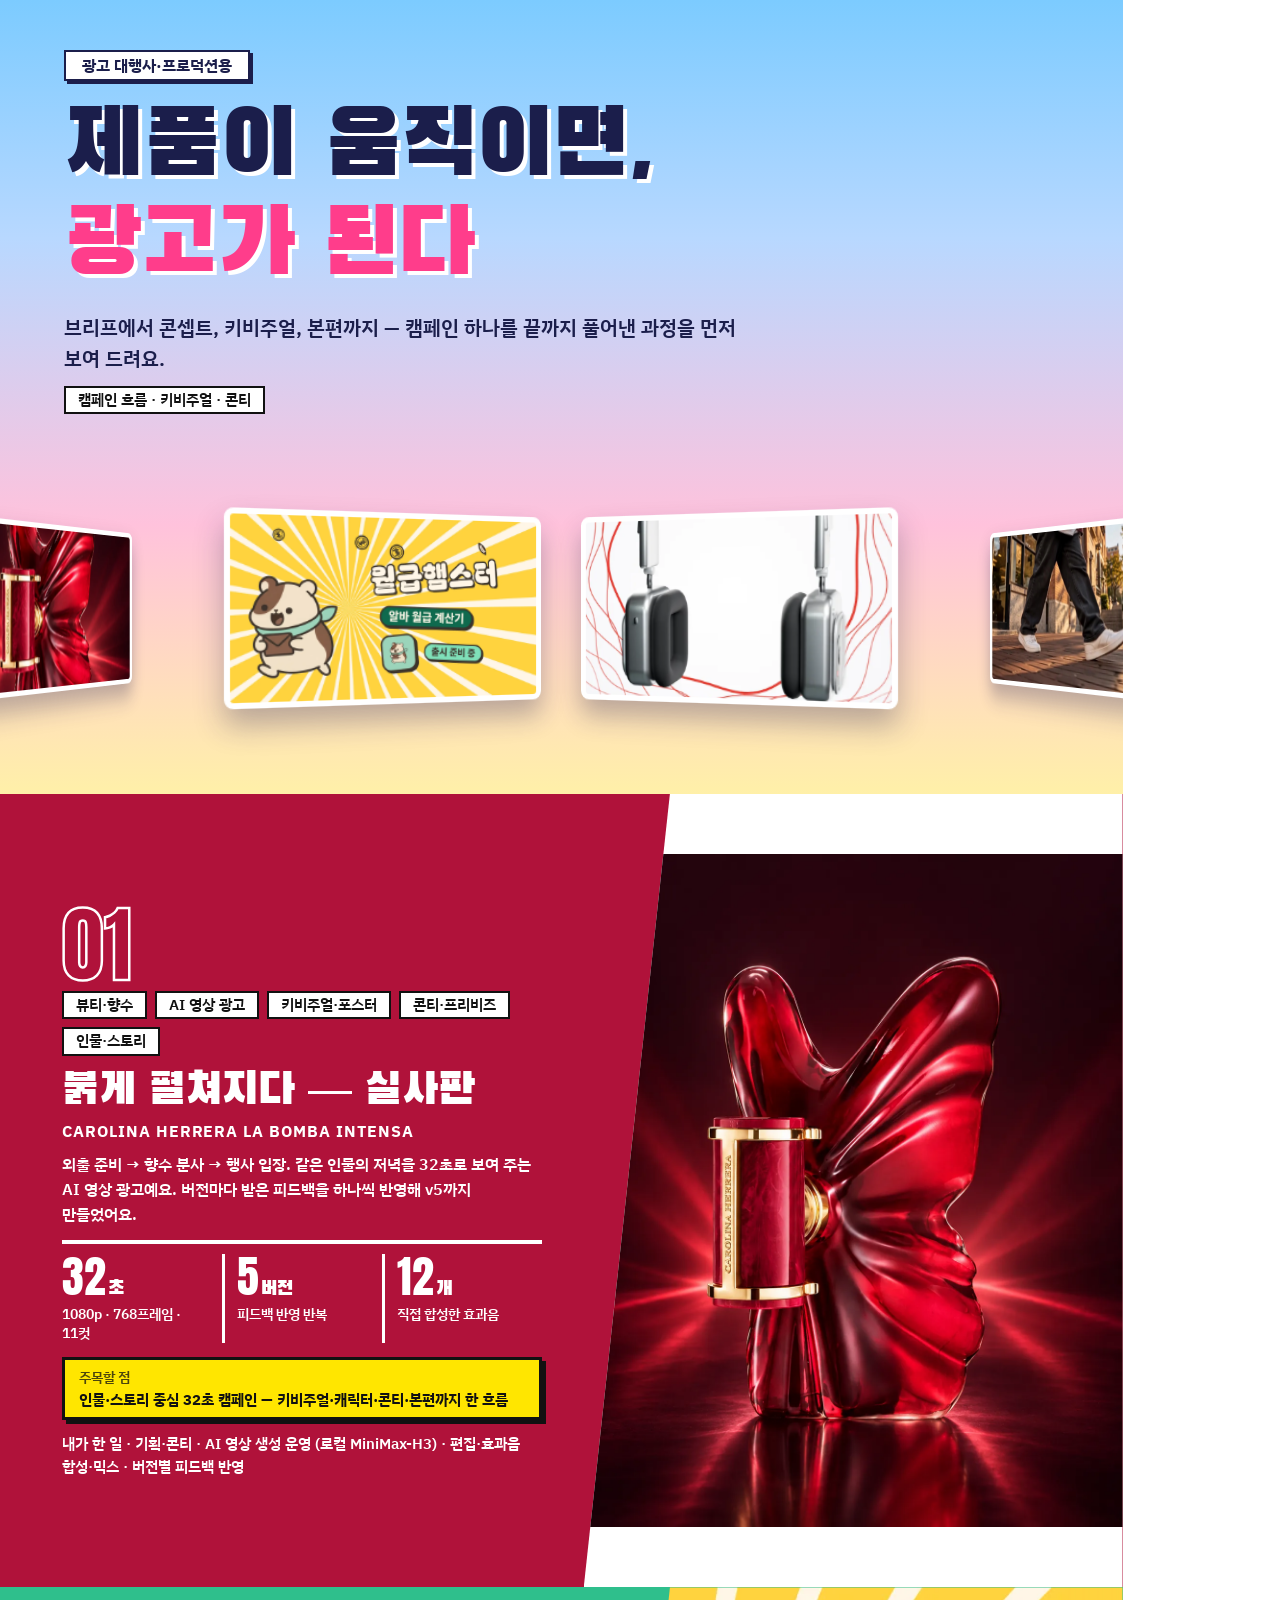
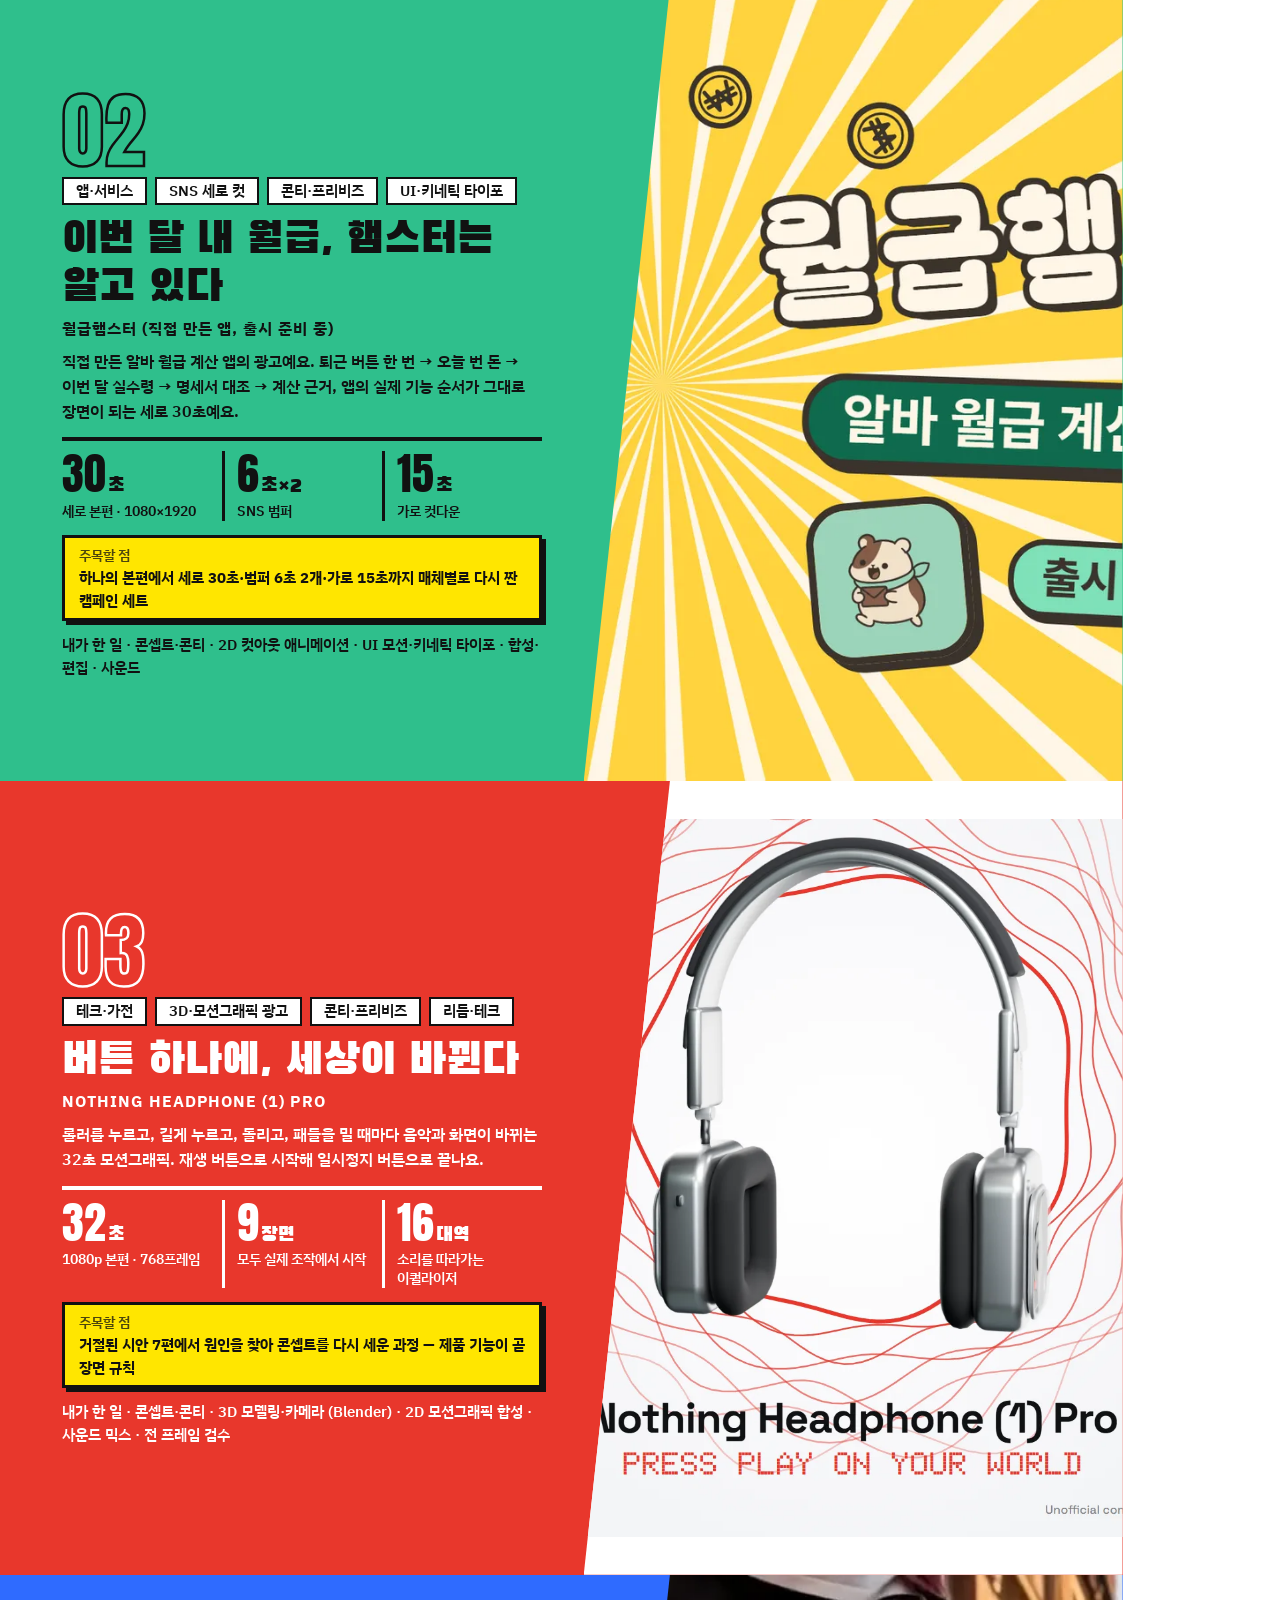
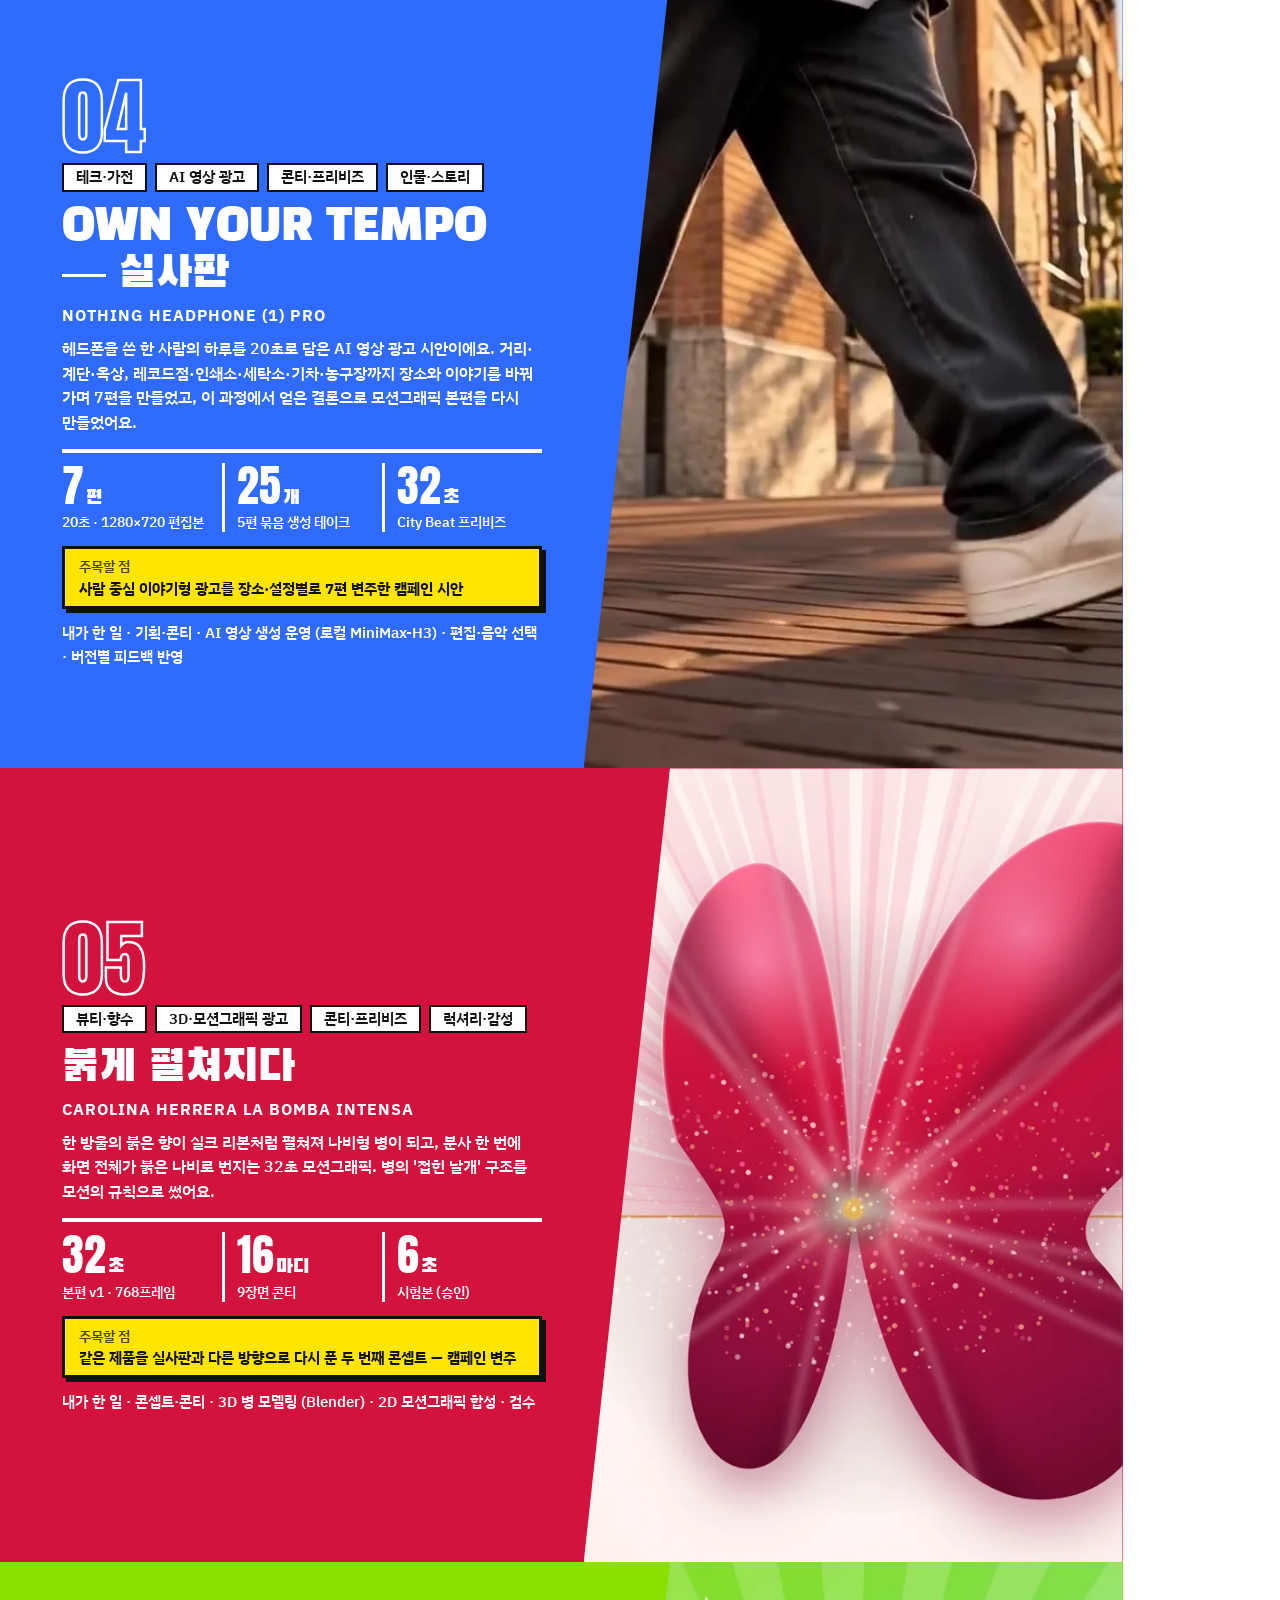
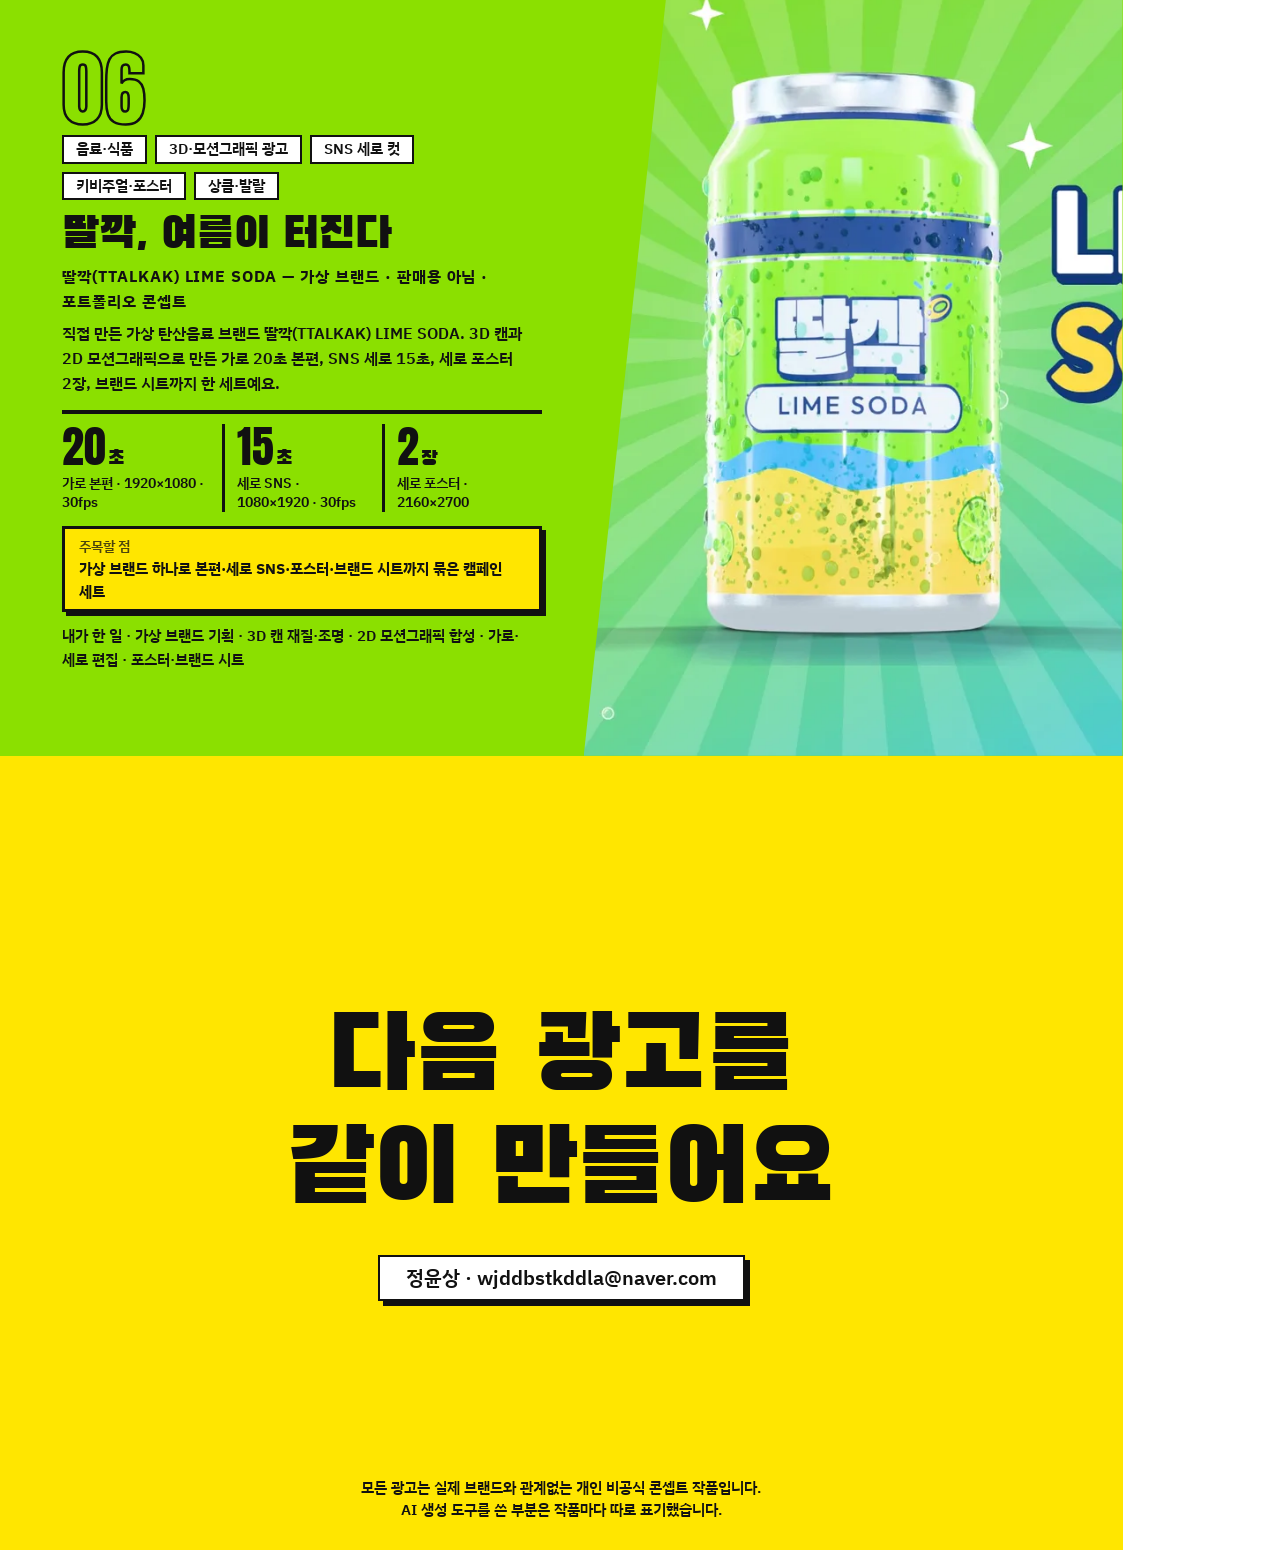
<file: for/2a77d4a8c1/print.html>
<!doctype html><html lang="ko"><head><meta charset="utf-8"><title>광고 대행사·프로덕션용 — 광고·모션그래픽 포트폴리오</title><link rel="preconnect" href="https://fonts.googleapis.com"><link rel="preconnect" href="https://fonts.gstatic.com" crossorigin><link rel="icon" href="data:image/svg+xml,%3Csvg xmlns=%27http://www.w3.org/2000/svg%27 viewBox=%270 0 32 32%27%3E%3Crect width=%2732%27 height=%2732%27 rx=%276%27 fill=%27%23FFE600%27/%3E%3Cpath d=%27M11 8l14 8-14 8z%27 fill=%27%23111%27/%3E%3C/svg%3E"><link rel="stylesheet" href="https://fonts.googleapis.com/css2?family=Anton&family=Black+Han+Sans&family=IBM+Plex+Sans+KR:wght@400;600;700&family=Syne:wght@700;800&display=swap"><meta name="robots" content="noindex"><style>
@page{size:A4 landscape;margin:0}
*{box-sizing:border-box;margin:0;padding:0}
:root{--ink:#1B1E4B;--pink:#FF3D8B;--sun:#FFE600}
html,body{background:#fff;-webkit-print-color-adjust:exact;print-color-adjust:exact}
body{font:400 16px/1.55 'IBM Plex Sans KR',sans-serif;color:var(--ink);word-break:keep-all}
img{display:block}
.han{font-family:'Black Han Sans',sans-serif;font-weight:400;line-height:1.08}
.an{font-family:'Anton',sans-serif;font-weight:400;line-height:1}
.pg{width:297mm;height:210mm;position:relative;overflow:hidden;break-after:page;background:var(--c,#fff);color:var(--t,var(--ink))}
.pg:last-child{break-after:auto}
.tgs{display:flex;flex-wrap:wrap;gap:8px}
.tg{display:inline-block;background:#fff;color:#111;border:2px solid #111;padding:1px 12px;font-size:15px;font-weight:600;line-height:1.5}
.kick{display:inline-block;background:#fff;color:var(--ink);border:2px solid var(--ink);padding:1px 16px;font-size:16px;font-weight:700;box-shadow:3px 3px 0 var(--ink)}
.vn .han{margin-left:.12em}

/* 표지: 하늘 그라데이션(선형) + 원근 회전목마 */
.cover{background:linear-gradient(180deg,#7CCBFF 0%,#B8D8FF 30%,#FFC2DC 66%,#FFF0A8 100%)}
.cover .ct{position:absolute;left:64px;right:64px;top:50px}
.cover h1{font-size:92px;margin:18px 0 14px;text-shadow:.045em .045em 0 #fff}
.cover h1 span{display:block}.cover h1 span+span{color:var(--pink)}
.cover .gr{font-size:20px;font-weight:600;max-width:34em}
.cover .fc{margin-top:12px}
.st3{position:absolute;left:0;right:0;bottom:0;height:300px}
.fl3{position:absolute;left:50%;top:60%;width:980px;height:490px;margin:-245px 0 0 -490px;transform:rotateX(72deg);border-radius:50%;
 background:linear-gradient(90deg,rgba(255,255,255,.75),rgba(255,61,139,.22),rgba(47,140,255,.25),rgba(255,230,0,.35),rgba(255,255,255,.75));border:4px solid rgba(255,255,255,.9)}
.rg3{position:absolute;left:50%;top:38%;width:0;height:0}
.cd3{position:absolute;left:0;top:0;width:290px;border:5px solid #fff;border-radius:8px;background:#fff;box-shadow:0 14px 24px rgba(27,30,75,.3);overflow:hidden}
.cd3 img{width:100%;height:auto;aspect-ratio:16/9;object-fit:cover}

/* 작품 쪽: 사선으로 나뉜 원색 면 + 커버 이미지 면 */
.wk .im{position:absolute;top:0;bottom:0;right:0;width:48%;clip-path:polygon(16% 0,100% 0,100% 100%,0 100%);background:var(--p)}
.wk .im img{width:100%;height:100%;object-fit:cover}
.wk .im.tall{background:#fff}.wk .im.tall img{object-fit:contain}
.wk .tx{position:absolute;left:62px;top:0;bottom:0;width:480px;display:flex;flex-direction:column;justify-content:center;padding:28px 0}
.wk .no{font-size:84px;color:transparent;-webkit-text-stroke:2.5px var(--s)}
.wk .tx>.tgs{margin:4px 0 8px}
.wk h2{font-size:44px;margin:4px 0 4px}
.wk .br{font-size:16px;font-weight:700;letter-spacing:.06em;text-transform:uppercase;margin-bottom:8px}
.wk .ld{font-size:16px;font-weight:600;margin-bottom:14px}
.wk .stt{display:grid;grid-template-columns:repeat(var(--n),minmax(0,1fr));gap:0;border-top:4px solid var(--t);padding-top:10px;margin-bottom:14px}
.wk .stt>div{padding:0 12px;border-left:3px solid var(--t);min-width:0}
.wk .stt>div:first-child{padding-left:0;border-left:0}
.wk .stt b{display:block;line-height:1;white-space:nowrap}
.wk .stt b .an{font-size:44px}
.wk .stt b .han{font-size:20px}
.wk .stt span.l{display:block;font-size:14px;font-weight:600;line-height:1.35;margin-top:4px}
.wk .pt{background:var(--sun);color:#111;border:3px solid #111;box-shadow:4px 4px 0 #111;padding:6px 14px;font-size:15px;font-weight:700;margin-bottom:12px}
.wk .pt small{display:block;font-size:14px;font-weight:600;opacity:.75}
.wk .rl{font-size:15px;font-weight:600}

/* 다음 작품 쪽 */
.nx .pn{position:absolute;top:0;bottom:0;display:flex;flex-direction:column;justify-content:center;background:var(--c);color:var(--t)}
.nx .pn.a{left:0;width:100%}
.nx .pn.b{right:0;width:60%;clip-path:polygon(30% 0,100% 0,100% 100%,0 100%)}
.nx .pn .in{width:400px}
.nx .pn.a .in{margin-left:64px}
.nx .pn.b .in{margin-left:auto;margin-right:58px}
.nx .pn .no{font-size:64px;color:transparent;-webkit-text-stroke:2.5px var(--t)}
.nx .pn h2{font-size:48px;margin:12px 0 10px}
.nx .pn .ld{font-size:18px;font-weight:600;margin-top:10px}

/* 연락 쪽 */
.end{background:var(--sun);color:#111;display:flex;flex-direction:column;align-items:center;justify-content:center;text-align:center}
.end h1{font-size:104px;margin-bottom:26px}
.end h1 span{display:block}
.end .tg{font-size:20px;padding:6px 26px;box-shadow:5px 5px 0 #111}
.end .foot{position:absolute;left:0;right:0;bottom:28px;font-size:15px;font-weight:600;line-height:1.5;padding:0 40px}
</style></head><body><section class="pg cover"><div class="ct"><span class="kick">광고 대행사·프로덕션용</span><h1 class="han"><span>제품이 움직이면,</span><span>광고가 된다</span></h1><p class="gr">브리프에서 콘셉트, 키비주얼, 본편까지 — 캠페인 하나를 끝까지 풀어낸 과정을 먼저 보여 드려요.</p><p class="fc"><span class="tg">캠페인 흐름 · 키비주얼 · 콘티</span></p></div><div class="st3"><div class="rg3"><div class="cd3" style="transform:translate(-50%,-50%) translateX(-510px) translateZ(0) perspective(900px) rotateY(51deg) scale(1);z-index:7"><img src="../../media/perfume-film/keyvisual-v1.webp" width="1122" height="1402" alt="붉게 펼쳐지다 — 실사판 커버"></div><div class="cd3" style="transform:translate(-50%,-50%) translateX(-170px) translateZ(0) perspective(900px) rotateY(17deg) scale(1.14);z-index:9"><img src="../../media/app/poster-wide.webp" width="1600" height="900" alt="이번 달 내 월급, 햄스터는 알고 있다 커버"></div><div class="cd3" style="transform:translate(-50%,-50%) translateX(170px) translateZ(0) perspective(900px) rotateY(-17deg) scale(1.14);z-index:9"><img src="../../media/headphone/film-cover.webp" width="810" height="1080" alt="버튼 하나에, 세상이 바뀐다 커버"></div><div class="cd3" style="transform:translate(-50%,-50%) translateX(510px) translateZ(0) perspective(900px) rotateY(-51deg) scale(1);z-index:7"><img src="../../media/headphone-film/v7-poster.webp" width="1280" height="720" alt="OWN YOUR TEMPO — 실사판 커버"></div></div></div></section><section class="pg wk" style="--c:#B0123A;--t:#fff;--s:#fff;--p:#FFE9EE"><div class="im tall"><img src="../../media/perfume-film/keyvisual-v1.webp" width="1122" height="1402" alt="붉게 펼쳐지다 — 실사판 커버"></div><div class="tx"><span class="no an">01</span><div class="tgs"><span class=tg>뷰티·향수</span><span class=tg>AI 영상 광고</span><span class=tg>키비주얼·포스터</span><span class=tg>콘티·프리비즈</span><span class=tg>인물·스토리</span></div><h2 class="han">붉게 펼쳐지다 — 실사판</h2><p class="br">Carolina Herrera La Bomba Intensa</p><p class="ld">외출 준비 → 향수 분사 → 행사 입장. 같은 인물의 저녁을 32초로 보여 주는 AI 영상 광고예요. 버전마다 받은 피드백을 하나씩 반영해 v5까지 만들었어요.</p><div class="stt" style="--n:3"><div><b class="vn"><span class="an">32</span><span class="han">초</span></b><span class="l">1080p · 768프레임 · 11컷</span></div><div><b class="vn"><span class="an">5</span><span class="han">버전</span></b><span class="l">피드백 반영 반복</span></div><div><b class="vn"><span class="an">12</span><span class="han">개</span></b><span class="l">직접 합성한 효과음</span></div></div><p class="pt"><small>주목할 점</small>인물·스토리 중심 32초 캠페인 — 키비주얼·캐릭터·콘티·본편까지 한 흐름</p><p class="rl">내가 한 일 · 기획·콘티 · AI 영상 생성 운영 (로컬 MiniMax-H3) · 편집·효과음 합성·믹스 · 버전별 피드백 반영</p></div></section><section class="pg wk" style="--c:#2FBF8C;--t:#111;--s:#111;--p:#FFF6E6"><div class="im"><img src="../../media/app/poster-wide.webp" width="1600" height="900" alt="이번 달 내 월급, 햄스터는 알고 있다 커버"></div><div class="tx"><span class="no an">02</span><div class="tgs"><span class=tg>앱·서비스</span><span class=tg>SNS 세로 컷</span><span class=tg>콘티·프리비즈</span><span class=tg>UI·키네틱 타이포</span></div><h2 class="han">이번 달 내 월급, 햄스터는 알고 있다</h2><p class="br">월급햄스터 (직접 만든 앱, 출시 준비 중)</p><p class="ld">직접 만든 알바 월급 계산 앱의 광고예요. 퇴근 버튼 한 번 → 오늘 번 돈 → 이번 달 실수령 → 명세서 대조 → 계산 근거, 앱의 실제 기능 순서가 그대로 장면이 되는 세로 30초예요.</p><div class="stt" style="--n:3"><div><b class="vn"><span class="an">30</span><span class="han">초</span></b><span class="l">세로 본편 · 1080×1920</span></div><div><b class="vn"><span class="an">6</span><span class="han">초×2</span></b><span class="l">SNS 범퍼</span></div><div><b class="vn"><span class="an">15</span><span class="han">초</span></b><span class="l">가로 컷다운</span></div></div><p class="pt"><small>주목할 점</small>하나의 본편에서 세로 30초·범퍼 6초 2개·가로 15초까지 매체별로 다시 짠 캠페인 세트</p><p class="rl">내가 한 일 · 콘셉트·콘티 · 2D 컷아웃 애니메이션 · UI 모션·키네틱 타이포 · 합성·편집 · 사운드</p></div></section><section class="pg wk" style="--c:#E8372C;--t:#fff;--s:#fff;--p:#EEF0F3"><div class="im tall"><img src="../../media/headphone/film-cover.webp" width="810" height="1080" alt="버튼 하나에, 세상이 바뀐다 커버"></div><div class="tx"><span class="no an">03</span><div class="tgs"><span class=tg>테크·가전</span><span class=tg>3D·모션그래픽 광고</span><span class=tg>콘티·프리비즈</span><span class=tg>리듬·테크</span></div><h2 class="han">버튼 하나에, 세상이 바뀐다</h2><p class="br">Nothing Headphone (1) Pro</p><p class="ld">롤러를 누르고, 길게 누르고, 돌리고, 패들을 밀 때마다 음악과 화면이 바뀌는 32초 모션그래픽. 재생 버튼으로 시작해 일시정지 버튼으로 끝나요.</p><div class="stt" style="--n:3"><div><b class="vn"><span class="an">32</span><span class="han">초</span></b><span class="l">1080p 본편 · 768프레임</span></div><div><b class="vn"><span class="an">9</span><span class="han">장면</span></b><span class="l">모두 실제 조작에서 시작</span></div><div><b class="vn"><span class="an">16</span><span class="han">대역</span></b><span class="l">소리를 따라가는 이퀄라이저</span></div></div><p class="pt"><small>주목할 점</small>거절된 시안 7편에서 원인을 찾아 콘셉트를 다시 세운 과정 — 제품 기능이 곧 장면 규칙</p><p class="rl">내가 한 일 · 콘셉트·콘티 · 3D 모델링·카메라 (Blender) · 2D 모션그래픽 합성 · 사운드 믹스 · 전 프레임 검수</p></div></section><section class="pg wk" style="--c:#2F6BFF;--t:#fff;--s:#fff;--p:#EEF3FF"><div class="im"><img src="../../media/headphone-film/v7-poster.webp" width="1280" height="720" alt="OWN YOUR TEMPO — 실사판 커버"></div><div class="tx"><span class="no an">04</span><div class="tgs"><span class=tg>테크·가전</span><span class=tg>AI 영상 광고</span><span class=tg>콘티·프리비즈</span><span class=tg>인물·스토리</span></div><h2 class="han">OWN YOUR TEMPO — 실사판</h2><p class="br">Nothing Headphone (1) Pro</p><p class="ld">헤드폰을 쓴 한 사람의 하루를 20초로 담은 AI 영상 광고 시안이에요. 거리·계단·옥상, 레코드점·인쇄소·세탁소·기차·농구장까지 장소와 이야기를 바꿔 가며 7편을 만들었고, 이 과정에서 얻은 결론으로 모션그래픽 본편을 다시 만들었어요.</p><div class="stt" style="--n:3"><div><b class="vn"><span class="an">7</span><span class="han">편</span></b><span class="l">20초 · 1280×720 편집본</span></div><div><b class="vn"><span class="an">25</span><span class="han">개</span></b><span class="l">5편 묶음 생성 테이크</span></div><div><b class="vn"><span class="an">32</span><span class="han">초</span></b><span class="l">City Beat 프리비즈</span></div></div><p class="pt"><small>주목할 점</small>사람 중심 이야기형 광고를 장소·설정별로 7편 변주한 캠페인 시안</p><p class="rl">내가 한 일 · 기획·콘티 · AI 영상 생성 운영 (로컬 MiniMax-H3) · 편집·음악 선택 · 버전별 피드백 반영</p></div></section><section class="pg wk" style="--c:#D3123E;--t:#fff;--s:#fff;--p:#FBEFEA"><div class="im"><img src="../../media/perfume-motion/style-s2.webp" width="1600" height="900" alt="붉게 펼쳐지다 커버"></div><div class="tx"><span class="no an">05</span><div class="tgs"><span class=tg>뷰티·향수</span><span class=tg>3D·모션그래픽 광고</span><span class=tg>콘티·프리비즈</span><span class=tg>럭셔리·감성</span></div><h2 class="han">붉게 펼쳐지다</h2><p class="br">Carolina Herrera La Bomba Intensa</p><p class="ld">한 방울의 붉은 향이 실크 리본처럼 펼쳐져 나비형 병이 되고, 분사 한 번에 화면 전체가 붉은 나비로 번지는 32초 모션그래픽. 병의 &#x27;접힌 날개&#x27; 구조를 모션의 규칙으로 썼어요.</p><div class="stt" style="--n:3"><div><b class="vn"><span class="an">32</span><span class="han">초</span></b><span class="l">본편 v1 · 768프레임</span></div><div><b class="vn"><span class="an">16</span><span class="han">마디</span></b><span class="l">9장면 콘티</span></div><div><b class="vn"><span class="an">6</span><span class="han">초</span></b><span class="l">시험본 (승인)</span></div></div><p class="pt"><small>주목할 점</small>같은 제품을 실사판과 다른 방향으로 다시 푼 두 번째 콘셉트 — 캠페인 변주</p><p class="rl">내가 한 일 · 콘셉트·콘티 · 3D 병 모델링 (Blender) · 2D 모션그래픽 합성 · 검수</p></div></section><section class="pg wk" style="--c:#8BE000;--t:#111;--s:#111;--p:#F1FFD0"><div class="im"><img src="../../media/drink/poster-wide.webp" width="1600" height="900" alt="딸깍, 여름이 터진다 커버"></div><div class="tx"><span class="no an">06</span><div class="tgs"><span class=tg>음료·식품</span><span class=tg>3D·모션그래픽 광고</span><span class=tg>SNS 세로 컷</span><span class=tg>키비주얼·포스터</span><span class=tg>상큼·발랄</span></div><h2 class="han">딸깍, 여름이 터진다</h2><p class="br">딸깍(TTALKAK) LIME SODA — 가상 브랜드 · 판매용 아님 · 포트폴리오 콘셉트</p><p class="ld">직접 만든 가상 탄산음료 브랜드 딸깍(TTALKAK) LIME SODA. 3D 캔과 2D 모션그래픽으로 만든 가로 20초 본편, SNS 세로 15초, 세로 포스터 2장, 브랜드 시트까지 한 세트예요.</p><div class="stt" style="--n:3"><div><b class="vn"><span class="an">20</span><span class="han">초</span></b><span class="l">가로 본편 · 1920×1080 · 30fps</span></div><div><b class="vn"><span class="an">15</span><span class="han">초</span></b><span class="l">세로 SNS · 1080×1920 · 30fps</span></div><div><b class="vn"><span class="an">2</span><span class="han">장</span></b><span class="l">세로 포스터 · 2160×2700</span></div></div><p class="pt"><small>주목할 점</small>가상 브랜드 하나로 본편·세로 SNS·포스터·브랜드 시트까지 묶은 캠페인 세트</p><p class="rl">내가 한 일 · 가상 브랜드 기획 · 3D 캔 재질·조명 · 2D 모션그래픽 합성 · 가로·세로 편집 · 포스터·브랜드 시트</p></div></section><section class="pg end"><h1 class="han"><span>다음 광고를</span><span>같이 만들어요</span></h1><span class="tg">정윤상 · wjddbstkddla@naver.com</span><div class="foot"><p>모든 광고는 실제 브랜드와 관계없는 개인 비공식 콘셉트 작품입니다.</p><p>AI 생성 도구를 쓴 부분은 작품마다 따로 표기했습니다.</p></div></section></body></html>
</file>
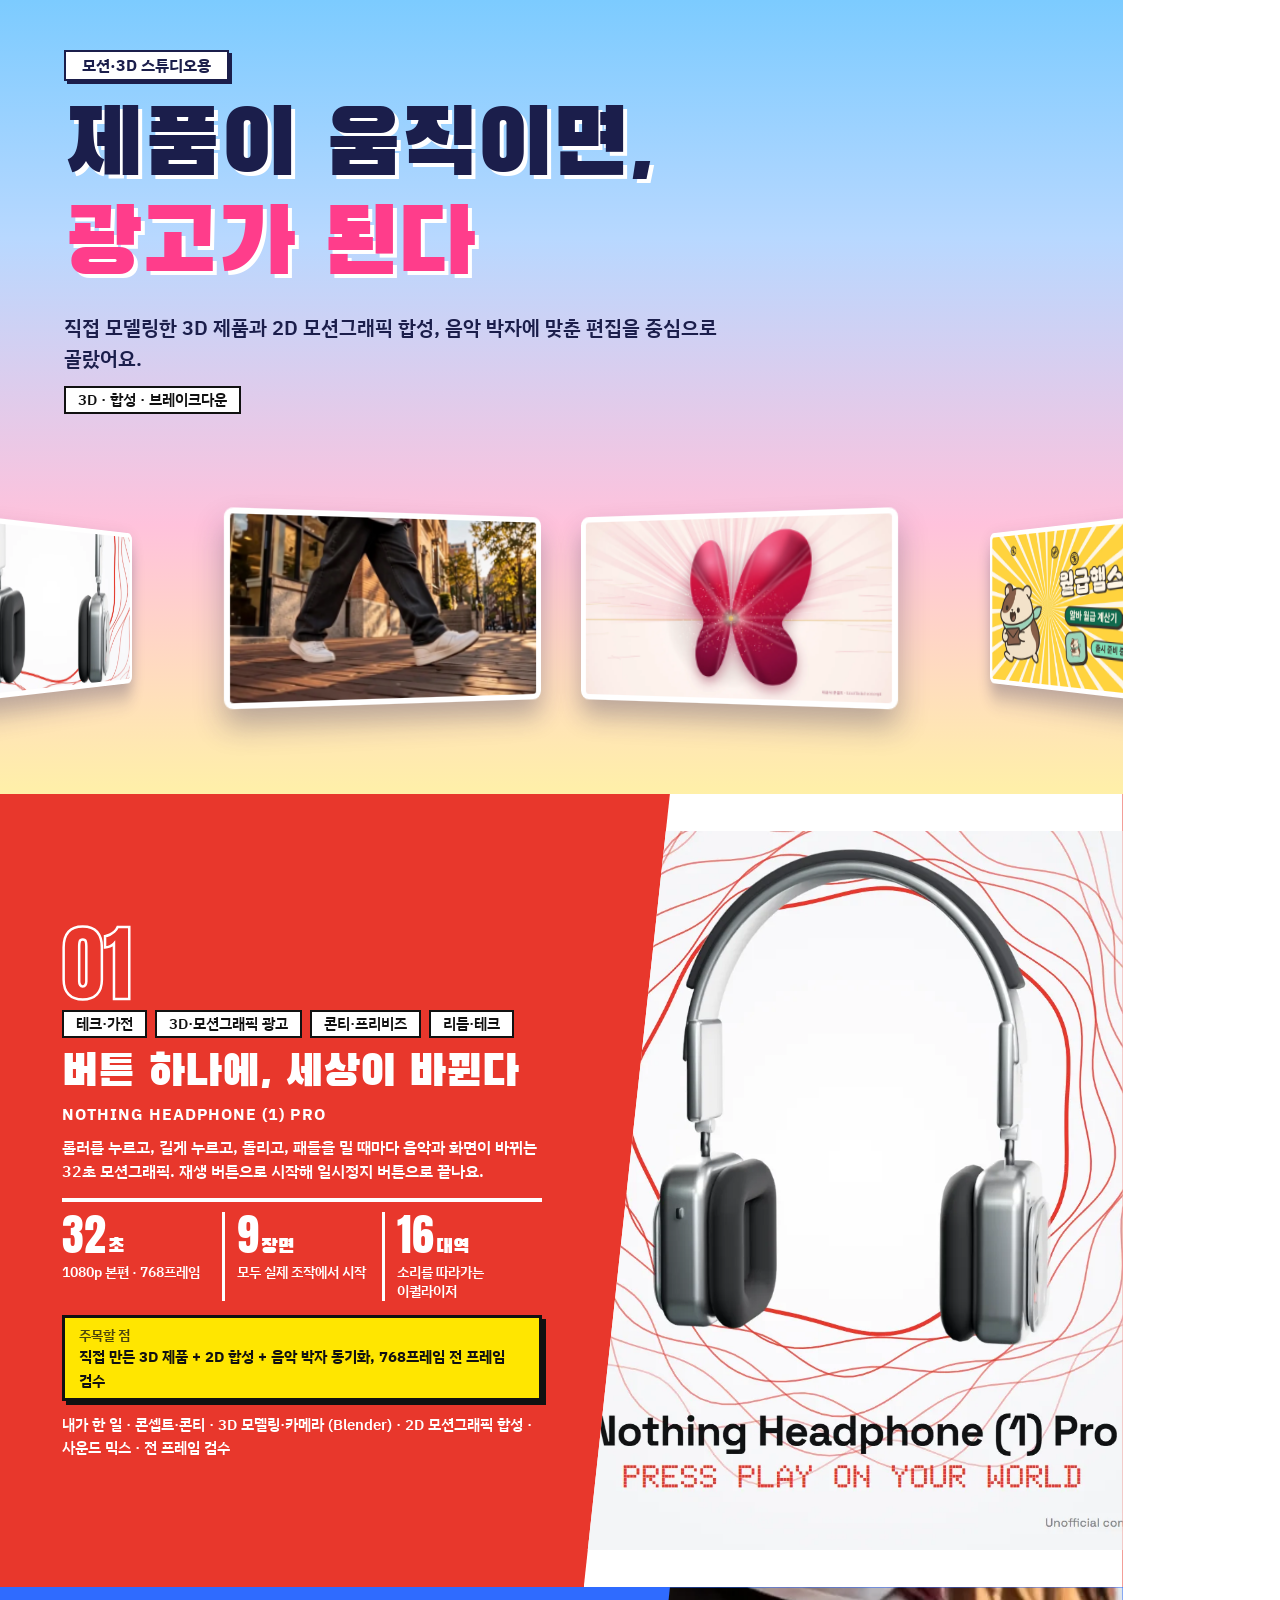
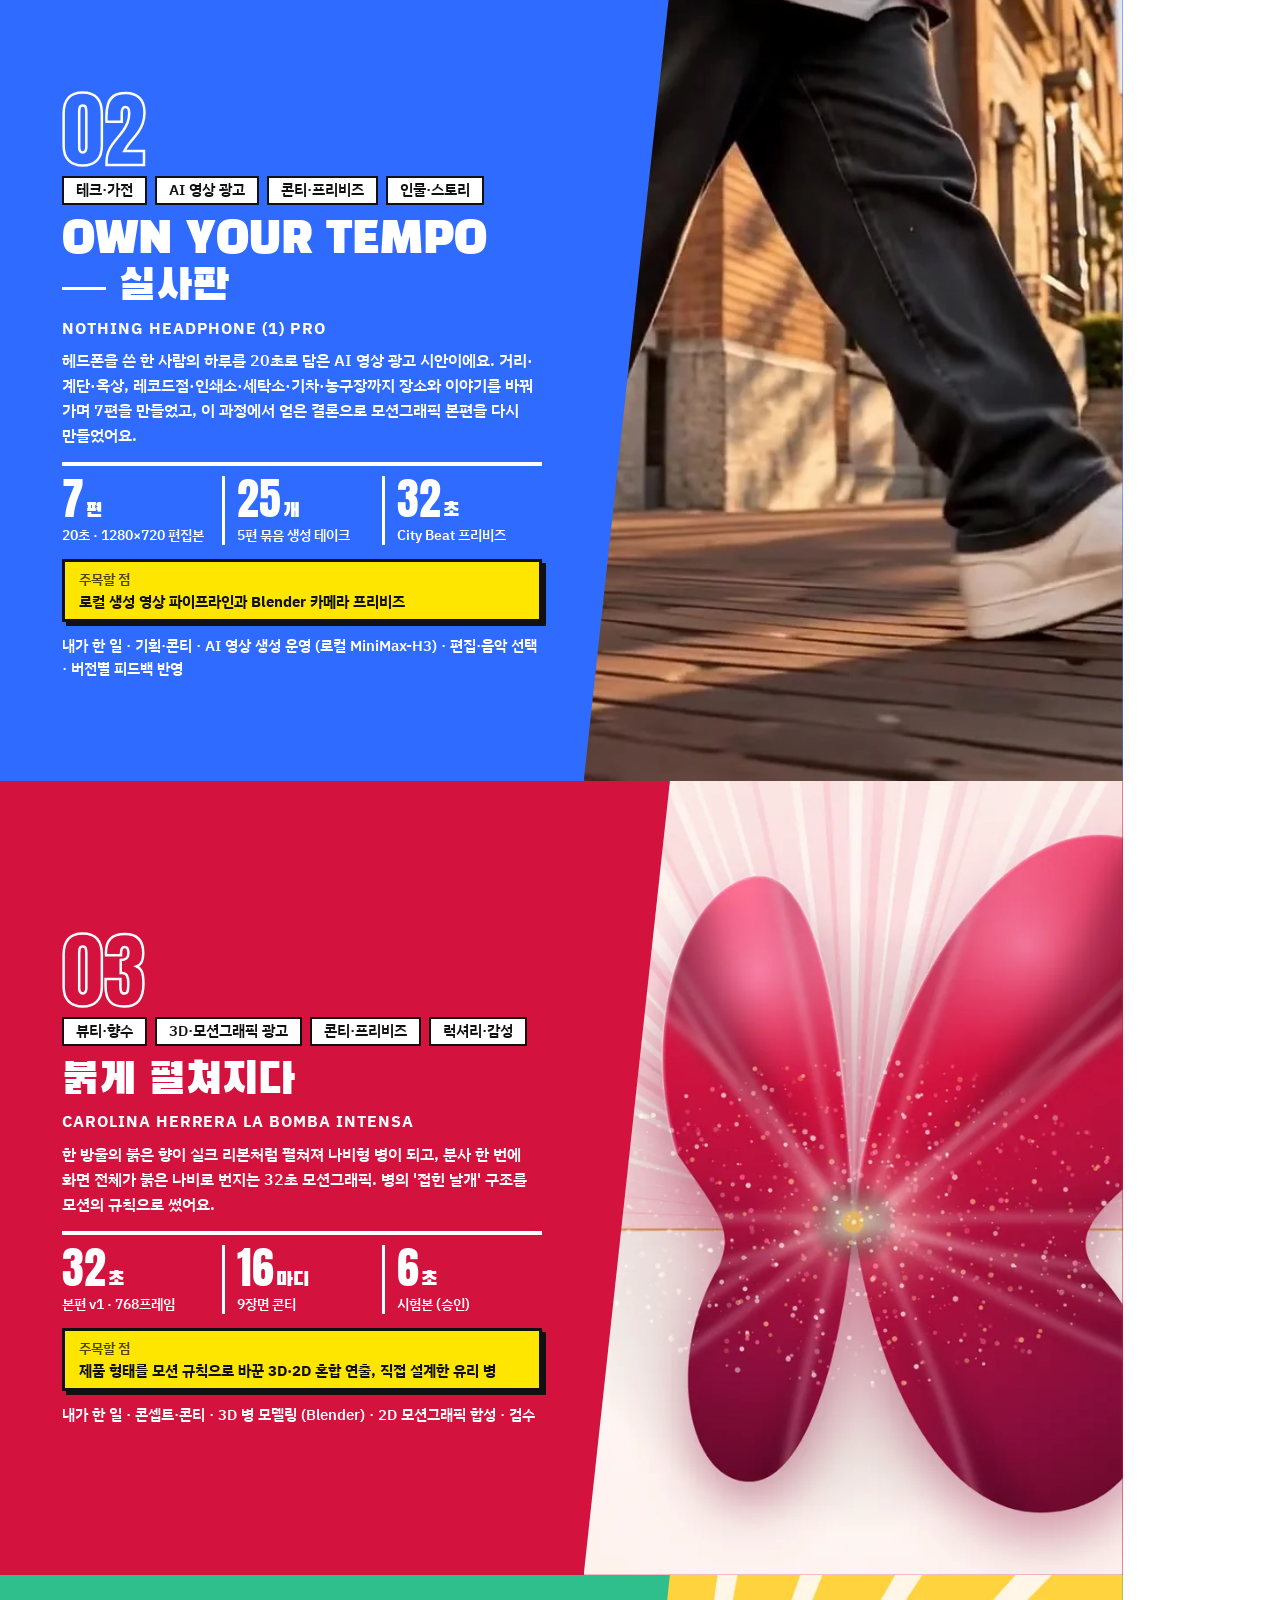
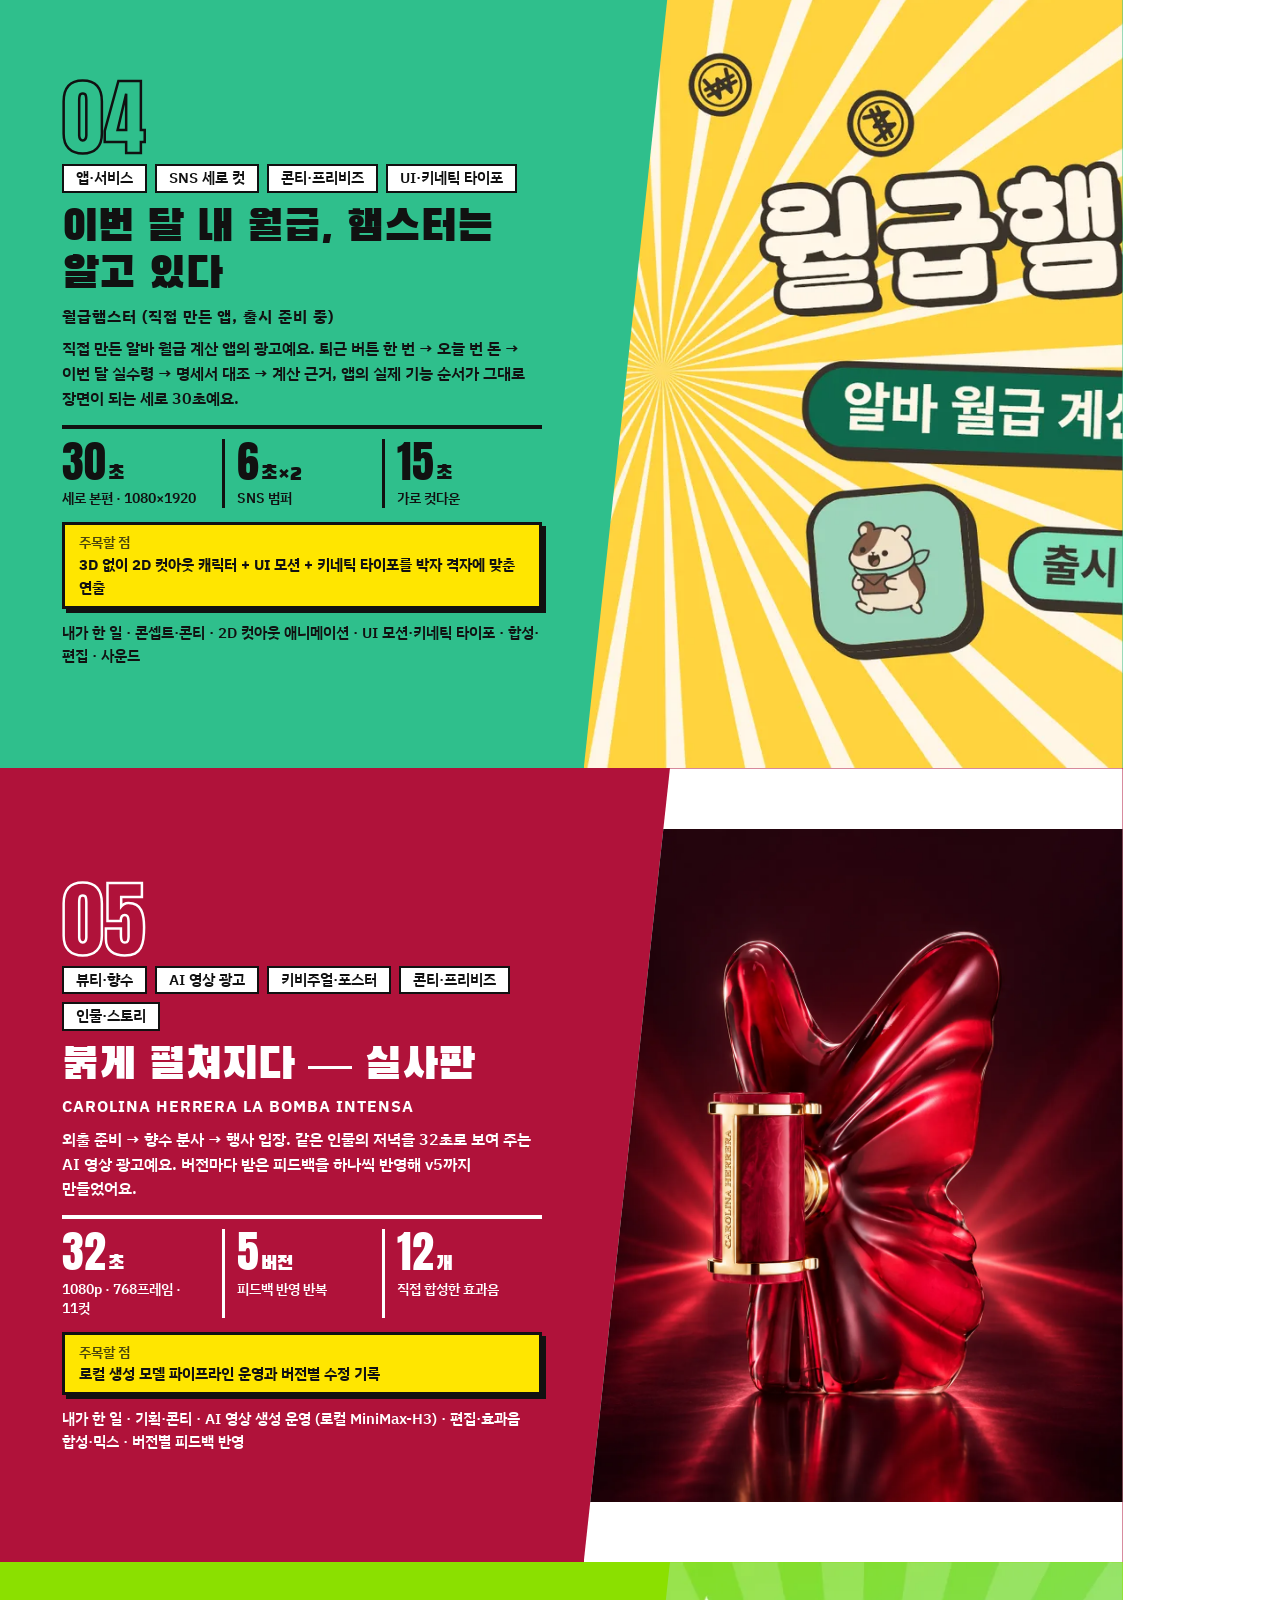
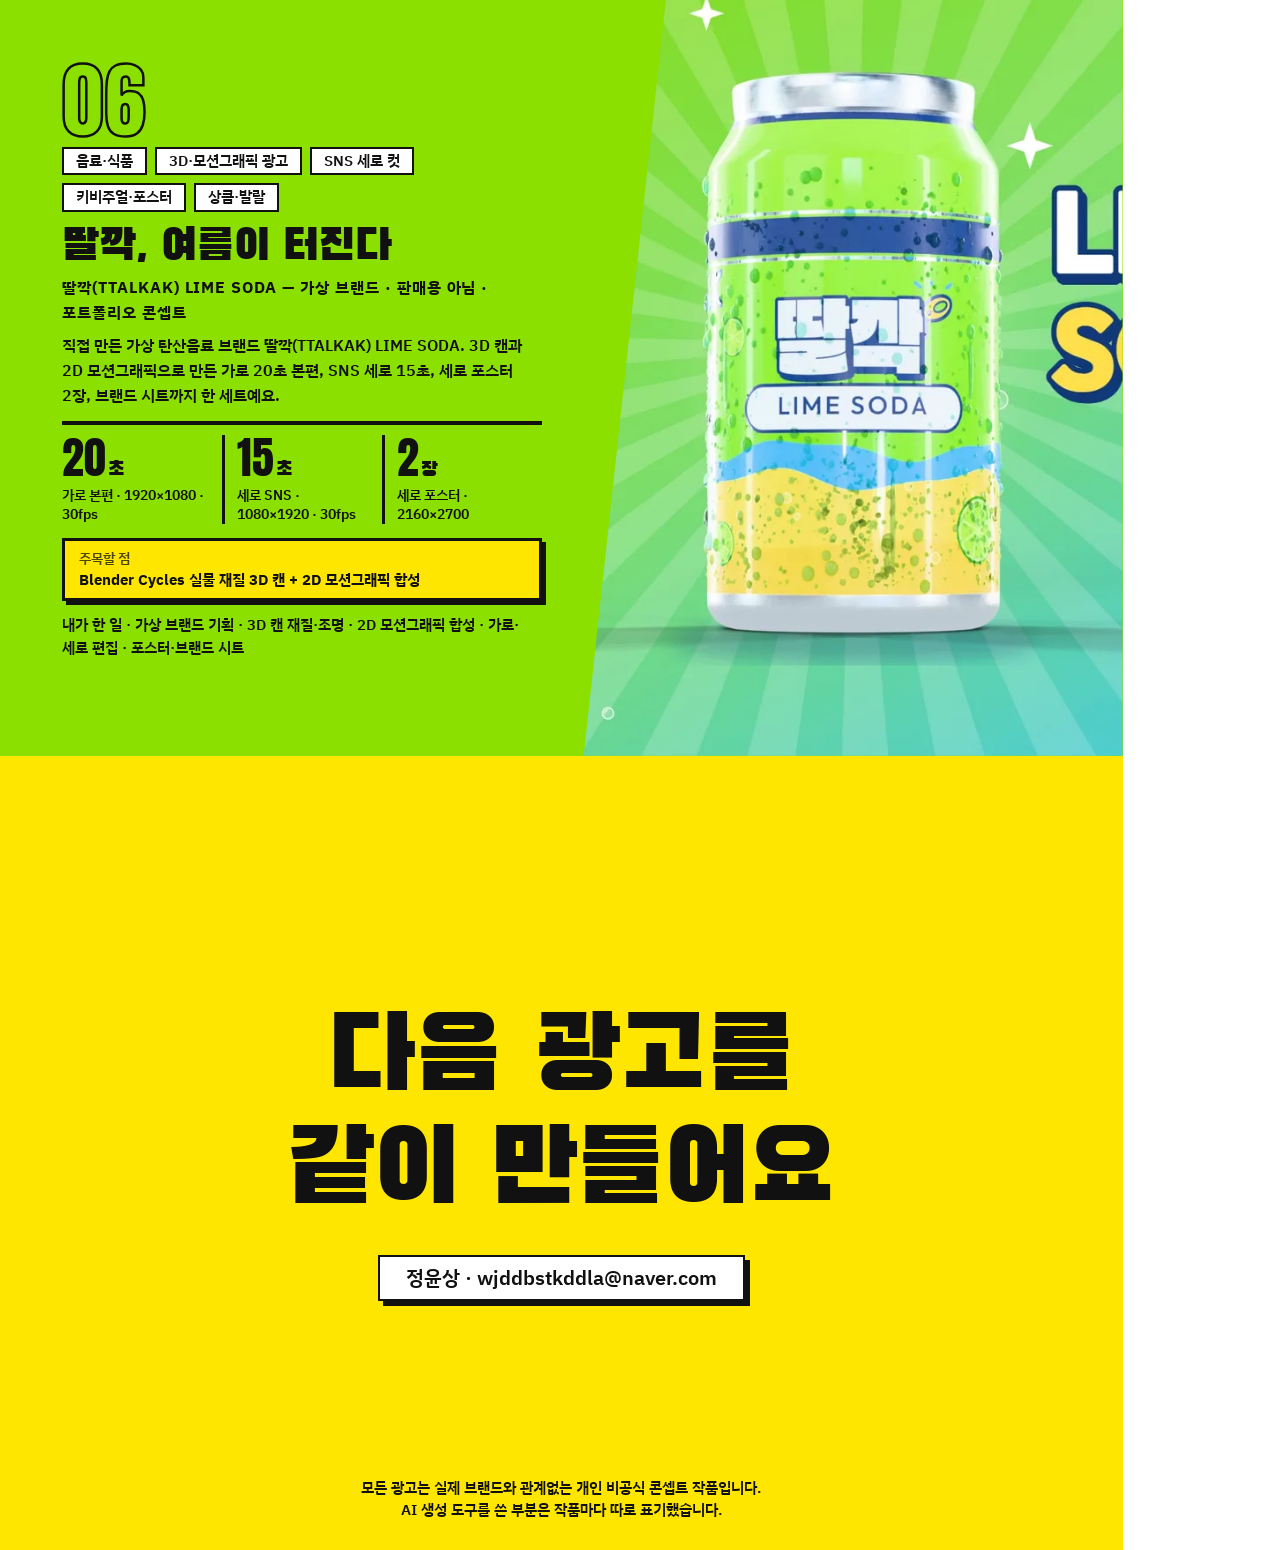
<file: for/efd15a5467/print.html>
<!doctype html><html lang="ko"><head><meta charset="utf-8"><title>모션·3D 스튜디오용 — 광고·모션그래픽 포트폴리오</title><link rel="preconnect" href="https://fonts.googleapis.com"><link rel="preconnect" href="https://fonts.gstatic.com" crossorigin><link rel="icon" href="data:image/svg+xml,%3Csvg xmlns=%27http://www.w3.org/2000/svg%27 viewBox=%270 0 32 32%27%3E%3Crect width=%2732%27 height=%2732%27 rx=%276%27 fill=%27%23FFE600%27/%3E%3Cpath d=%27M11 8l14 8-14 8z%27 fill=%27%23111%27/%3E%3C/svg%3E"><link rel="stylesheet" href="https://fonts.googleapis.com/css2?family=Anton&family=Black+Han+Sans&family=IBM+Plex+Sans+KR:wght@400;600;700&family=Syne:wght@700;800&display=swap"><meta name="robots" content="noindex"><style>
@page{size:A4 landscape;margin:0}
*{box-sizing:border-box;margin:0;padding:0}
:root{--ink:#1B1E4B;--pink:#FF3D8B;--sun:#FFE600}
html,body{background:#fff;-webkit-print-color-adjust:exact;print-color-adjust:exact}
body{font:400 16px/1.55 'IBM Plex Sans KR',sans-serif;color:var(--ink);word-break:keep-all}
img{display:block}
.han{font-family:'Black Han Sans',sans-serif;font-weight:400;line-height:1.08}
.an{font-family:'Anton',sans-serif;font-weight:400;line-height:1}
.pg{width:297mm;height:210mm;position:relative;overflow:hidden;break-after:page;background:var(--c,#fff);color:var(--t,var(--ink))}
.pg:last-child{break-after:auto}
.tgs{display:flex;flex-wrap:wrap;gap:8px}
.tg{display:inline-block;background:#fff;color:#111;border:2px solid #111;padding:1px 12px;font-size:15px;font-weight:600;line-height:1.5}
.kick{display:inline-block;background:#fff;color:var(--ink);border:2px solid var(--ink);padding:1px 16px;font-size:16px;font-weight:700;box-shadow:3px 3px 0 var(--ink)}
.vn .han{margin-left:.12em}

/* 표지: 하늘 그라데이션(선형) + 원근 회전목마 */
.cover{background:linear-gradient(180deg,#7CCBFF 0%,#B8D8FF 30%,#FFC2DC 66%,#FFF0A8 100%)}
.cover .ct{position:absolute;left:64px;right:64px;top:50px}
.cover h1{font-size:92px;margin:18px 0 14px;text-shadow:.045em .045em 0 #fff}
.cover h1 span{display:block}.cover h1 span+span{color:var(--pink)}
.cover .gr{font-size:20px;font-weight:600;max-width:34em}
.cover .fc{margin-top:12px}
.st3{position:absolute;left:0;right:0;bottom:0;height:300px}
.fl3{position:absolute;left:50%;top:60%;width:980px;height:490px;margin:-245px 0 0 -490px;transform:rotateX(72deg);border-radius:50%;
 background:linear-gradient(90deg,rgba(255,255,255,.75),rgba(255,61,139,.22),rgba(47,140,255,.25),rgba(255,230,0,.35),rgba(255,255,255,.75));border:4px solid rgba(255,255,255,.9)}
.rg3{position:absolute;left:50%;top:38%;width:0;height:0}
.cd3{position:absolute;left:0;top:0;width:290px;border:5px solid #fff;border-radius:8px;background:#fff;box-shadow:0 14px 24px rgba(27,30,75,.3);overflow:hidden}
.cd3 img{width:100%;height:auto;aspect-ratio:16/9;object-fit:cover}

/* 작품 쪽: 사선으로 나뉜 원색 면 + 커버 이미지 면 */
.wk .im{position:absolute;top:0;bottom:0;right:0;width:48%;clip-path:polygon(16% 0,100% 0,100% 100%,0 100%);background:var(--p)}
.wk .im img{width:100%;height:100%;object-fit:cover}
.wk .im.tall{background:#fff}.wk .im.tall img{object-fit:contain}
.wk .tx{position:absolute;left:62px;top:0;bottom:0;width:480px;display:flex;flex-direction:column;justify-content:center;padding:28px 0}
.wk .no{font-size:84px;color:transparent;-webkit-text-stroke:2.5px var(--s)}
.wk .tx>.tgs{margin:4px 0 8px}
.wk h2{font-size:44px;margin:4px 0 4px}
.wk .br{font-size:16px;font-weight:700;letter-spacing:.06em;text-transform:uppercase;margin-bottom:8px}
.wk .ld{font-size:16px;font-weight:600;margin-bottom:14px}
.wk .stt{display:grid;grid-template-columns:repeat(var(--n),minmax(0,1fr));gap:0;border-top:4px solid var(--t);padding-top:10px;margin-bottom:14px}
.wk .stt>div{padding:0 12px;border-left:3px solid var(--t);min-width:0}
.wk .stt>div:first-child{padding-left:0;border-left:0}
.wk .stt b{display:block;line-height:1;white-space:nowrap}
.wk .stt b .an{font-size:44px}
.wk .stt b .han{font-size:20px}
.wk .stt span.l{display:block;font-size:14px;font-weight:600;line-height:1.35;margin-top:4px}
.wk .pt{background:var(--sun);color:#111;border:3px solid #111;box-shadow:4px 4px 0 #111;padding:6px 14px;font-size:15px;font-weight:700;margin-bottom:12px}
.wk .pt small{display:block;font-size:14px;font-weight:600;opacity:.75}
.wk .rl{font-size:15px;font-weight:600}

/* 다음 작품 쪽 */
.nx .pn{position:absolute;top:0;bottom:0;display:flex;flex-direction:column;justify-content:center;background:var(--c);color:var(--t)}
.nx .pn.a{left:0;width:100%}
.nx .pn.b{right:0;width:60%;clip-path:polygon(30% 0,100% 0,100% 100%,0 100%)}
.nx .pn .in{width:400px}
.nx .pn.a .in{margin-left:64px}
.nx .pn.b .in{margin-left:auto;margin-right:58px}
.nx .pn .no{font-size:64px;color:transparent;-webkit-text-stroke:2.5px var(--t)}
.nx .pn h2{font-size:48px;margin:12px 0 10px}
.nx .pn .ld{font-size:18px;font-weight:600;margin-top:10px}

/* 연락 쪽 */
.end{background:var(--sun);color:#111;display:flex;flex-direction:column;align-items:center;justify-content:center;text-align:center}
.end h1{font-size:104px;margin-bottom:26px}
.end h1 span{display:block}
.end .tg{font-size:20px;padding:6px 26px;box-shadow:5px 5px 0 #111}
.end .foot{position:absolute;left:0;right:0;bottom:28px;font-size:15px;font-weight:600;line-height:1.5;padding:0 40px}
</style></head><body><section class="pg cover"><div class="ct"><span class="kick">모션·3D 스튜디오용</span><h1 class="han"><span>제품이 움직이면,</span><span>광고가 된다</span></h1><p class="gr">직접 모델링한 3D 제품과 2D 모션그래픽 합성, 음악 박자에 맞춘 편집을 중심으로 골랐어요.</p><p class="fc"><span class="tg">3D · 합성 · 브레이크다운</span></p></div><div class="st3"><div class="rg3"><div class="cd3" style="transform:translate(-50%,-50%) translateX(-510px) translateZ(0) perspective(900px) rotateY(51deg) scale(1);z-index:7"><img src="../../media/headphone/film-cover.webp" width="810" height="1080" alt="버튼 하나에, 세상이 바뀐다 커버"></div><div class="cd3" style="transform:translate(-50%,-50%) translateX(-170px) translateZ(0) perspective(900px) rotateY(17deg) scale(1.14);z-index:9"><img src="../../media/headphone-film/v7-poster.webp" width="1280" height="720" alt="OWN YOUR TEMPO — 실사판 커버"></div><div class="cd3" style="transform:translate(-50%,-50%) translateX(170px) translateZ(0) perspective(900px) rotateY(-17deg) scale(1.14);z-index:9"><img src="../../media/perfume-motion/style-s2.webp" width="1600" height="900" alt="붉게 펼쳐지다 커버"></div><div class="cd3" style="transform:translate(-50%,-50%) translateX(510px) translateZ(0) perspective(900px) rotateY(-51deg) scale(1);z-index:7"><img src="../../media/app/poster-wide.webp" width="1600" height="900" alt="이번 달 내 월급, 햄스터는 알고 있다 커버"></div></div></div></section><section class="pg wk" style="--c:#E8372C;--t:#fff;--s:#fff;--p:#EEF0F3"><div class="im tall"><img src="../../media/headphone/film-cover.webp" width="810" height="1080" alt="버튼 하나에, 세상이 바뀐다 커버"></div><div class="tx"><span class="no an">01</span><div class="tgs"><span class=tg>테크·가전</span><span class=tg>3D·모션그래픽 광고</span><span class=tg>콘티·프리비즈</span><span class=tg>리듬·테크</span></div><h2 class="han">버튼 하나에, 세상이 바뀐다</h2><p class="br">Nothing Headphone (1) Pro</p><p class="ld">롤러를 누르고, 길게 누르고, 돌리고, 패들을 밀 때마다 음악과 화면이 바뀌는 32초 모션그래픽. 재생 버튼으로 시작해 일시정지 버튼으로 끝나요.</p><div class="stt" style="--n:3"><div><b class="vn"><span class="an">32</span><span class="han">초</span></b><span class="l">1080p 본편 · 768프레임</span></div><div><b class="vn"><span class="an">9</span><span class="han">장면</span></b><span class="l">모두 실제 조작에서 시작</span></div><div><b class="vn"><span class="an">16</span><span class="han">대역</span></b><span class="l">소리를 따라가는 이퀄라이저</span></div></div><p class="pt"><small>주목할 점</small>직접 만든 3D 제품 + 2D 합성 + 음악 박자 동기화, 768프레임 전 프레임 검수</p><p class="rl">내가 한 일 · 콘셉트·콘티 · 3D 모델링·카메라 (Blender) · 2D 모션그래픽 합성 · 사운드 믹스 · 전 프레임 검수</p></div></section><section class="pg wk" style="--c:#2F6BFF;--t:#fff;--s:#fff;--p:#EEF3FF"><div class="im"><img src="../../media/headphone-film/v7-poster.webp" width="1280" height="720" alt="OWN YOUR TEMPO — 실사판 커버"></div><div class="tx"><span class="no an">02</span><div class="tgs"><span class=tg>테크·가전</span><span class=tg>AI 영상 광고</span><span class=tg>콘티·프리비즈</span><span class=tg>인물·스토리</span></div><h2 class="han">OWN YOUR TEMPO — 실사판</h2><p class="br">Nothing Headphone (1) Pro</p><p class="ld">헤드폰을 쓴 한 사람의 하루를 20초로 담은 AI 영상 광고 시안이에요. 거리·계단·옥상, 레코드점·인쇄소·세탁소·기차·농구장까지 장소와 이야기를 바꿔 가며 7편을 만들었고, 이 과정에서 얻은 결론으로 모션그래픽 본편을 다시 만들었어요.</p><div class="stt" style="--n:3"><div><b class="vn"><span class="an">7</span><span class="han">편</span></b><span class="l">20초 · 1280×720 편집본</span></div><div><b class="vn"><span class="an">25</span><span class="han">개</span></b><span class="l">5편 묶음 생성 테이크</span></div><div><b class="vn"><span class="an">32</span><span class="han">초</span></b><span class="l">City Beat 프리비즈</span></div></div><p class="pt"><small>주목할 점</small>로컬 생성 영상 파이프라인과 Blender 카메라 프리비즈</p><p class="rl">내가 한 일 · 기획·콘티 · AI 영상 생성 운영 (로컬 MiniMax-H3) · 편집·음악 선택 · 버전별 피드백 반영</p></div></section><section class="pg wk" style="--c:#D3123E;--t:#fff;--s:#fff;--p:#FBEFEA"><div class="im"><img src="../../media/perfume-motion/style-s2.webp" width="1600" height="900" alt="붉게 펼쳐지다 커버"></div><div class="tx"><span class="no an">03</span><div class="tgs"><span class=tg>뷰티·향수</span><span class=tg>3D·모션그래픽 광고</span><span class=tg>콘티·프리비즈</span><span class=tg>럭셔리·감성</span></div><h2 class="han">붉게 펼쳐지다</h2><p class="br">Carolina Herrera La Bomba Intensa</p><p class="ld">한 방울의 붉은 향이 실크 리본처럼 펼쳐져 나비형 병이 되고, 분사 한 번에 화면 전체가 붉은 나비로 번지는 32초 모션그래픽. 병의 &#x27;접힌 날개&#x27; 구조를 모션의 규칙으로 썼어요.</p><div class="stt" style="--n:3"><div><b class="vn"><span class="an">32</span><span class="han">초</span></b><span class="l">본편 v1 · 768프레임</span></div><div><b class="vn"><span class="an">16</span><span class="han">마디</span></b><span class="l">9장면 콘티</span></div><div><b class="vn"><span class="an">6</span><span class="han">초</span></b><span class="l">시험본 (승인)</span></div></div><p class="pt"><small>주목할 점</small>제품 형태를 모션 규칙으로 바꾼 3D·2D 혼합 연출, 직접 설계한 유리 병</p><p class="rl">내가 한 일 · 콘셉트·콘티 · 3D 병 모델링 (Blender) · 2D 모션그래픽 합성 · 검수</p></div></section><section class="pg wk" style="--c:#2FBF8C;--t:#111;--s:#111;--p:#FFF6E6"><div class="im"><img src="../../media/app/poster-wide.webp" width="1600" height="900" alt="이번 달 내 월급, 햄스터는 알고 있다 커버"></div><div class="tx"><span class="no an">04</span><div class="tgs"><span class=tg>앱·서비스</span><span class=tg>SNS 세로 컷</span><span class=tg>콘티·프리비즈</span><span class=tg>UI·키네틱 타이포</span></div><h2 class="han">이번 달 내 월급, 햄스터는 알고 있다</h2><p class="br">월급햄스터 (직접 만든 앱, 출시 준비 중)</p><p class="ld">직접 만든 알바 월급 계산 앱의 광고예요. 퇴근 버튼 한 번 → 오늘 번 돈 → 이번 달 실수령 → 명세서 대조 → 계산 근거, 앱의 실제 기능 순서가 그대로 장면이 되는 세로 30초예요.</p><div class="stt" style="--n:3"><div><b class="vn"><span class="an">30</span><span class="han">초</span></b><span class="l">세로 본편 · 1080×1920</span></div><div><b class="vn"><span class="an">6</span><span class="han">초×2</span></b><span class="l">SNS 범퍼</span></div><div><b class="vn"><span class="an">15</span><span class="han">초</span></b><span class="l">가로 컷다운</span></div></div><p class="pt"><small>주목할 점</small>3D 없이 2D 컷아웃 캐릭터 + UI 모션 + 키네틱 타이포를 박자 격자에 맞춘 연출</p><p class="rl">내가 한 일 · 콘셉트·콘티 · 2D 컷아웃 애니메이션 · UI 모션·키네틱 타이포 · 합성·편집 · 사운드</p></div></section><section class="pg wk" style="--c:#B0123A;--t:#fff;--s:#fff;--p:#FFE9EE"><div class="im tall"><img src="../../media/perfume-film/keyvisual-v1.webp" width="1122" height="1402" alt="붉게 펼쳐지다 — 실사판 커버"></div><div class="tx"><span class="no an">05</span><div class="tgs"><span class=tg>뷰티·향수</span><span class=tg>AI 영상 광고</span><span class=tg>키비주얼·포스터</span><span class=tg>콘티·프리비즈</span><span class=tg>인물·스토리</span></div><h2 class="han">붉게 펼쳐지다 — 실사판</h2><p class="br">Carolina Herrera La Bomba Intensa</p><p class="ld">외출 준비 → 향수 분사 → 행사 입장. 같은 인물의 저녁을 32초로 보여 주는 AI 영상 광고예요. 버전마다 받은 피드백을 하나씩 반영해 v5까지 만들었어요.</p><div class="stt" style="--n:3"><div><b class="vn"><span class="an">32</span><span class="han">초</span></b><span class="l">1080p · 768프레임 · 11컷</span></div><div><b class="vn"><span class="an">5</span><span class="han">버전</span></b><span class="l">피드백 반영 반복</span></div><div><b class="vn"><span class="an">12</span><span class="han">개</span></b><span class="l">직접 합성한 효과음</span></div></div><p class="pt"><small>주목할 점</small>로컬 생성 모델 파이프라인 운영과 버전별 수정 기록</p><p class="rl">내가 한 일 · 기획·콘티 · AI 영상 생성 운영 (로컬 MiniMax-H3) · 편집·효과음 합성·믹스 · 버전별 피드백 반영</p></div></section><section class="pg wk" style="--c:#8BE000;--t:#111;--s:#111;--p:#F1FFD0"><div class="im"><img src="../../media/drink/poster-wide.webp" width="1600" height="900" alt="딸깍, 여름이 터진다 커버"></div><div class="tx"><span class="no an">06</span><div class="tgs"><span class=tg>음료·식품</span><span class=tg>3D·모션그래픽 광고</span><span class=tg>SNS 세로 컷</span><span class=tg>키비주얼·포스터</span><span class=tg>상큼·발랄</span></div><h2 class="han">딸깍, 여름이 터진다</h2><p class="br">딸깍(TTALKAK) LIME SODA — 가상 브랜드 · 판매용 아님 · 포트폴리오 콘셉트</p><p class="ld">직접 만든 가상 탄산음료 브랜드 딸깍(TTALKAK) LIME SODA. 3D 캔과 2D 모션그래픽으로 만든 가로 20초 본편, SNS 세로 15초, 세로 포스터 2장, 브랜드 시트까지 한 세트예요.</p><div class="stt" style="--n:3"><div><b class="vn"><span class="an">20</span><span class="han">초</span></b><span class="l">가로 본편 · 1920×1080 · 30fps</span></div><div><b class="vn"><span class="an">15</span><span class="han">초</span></b><span class="l">세로 SNS · 1080×1920 · 30fps</span></div><div><b class="vn"><span class="an">2</span><span class="han">장</span></b><span class="l">세로 포스터 · 2160×2700</span></div></div><p class="pt"><small>주목할 점</small>Blender Cycles 실물 재질 3D 캔 + 2D 모션그래픽 합성</p><p class="rl">내가 한 일 · 가상 브랜드 기획 · 3D 캔 재질·조명 · 2D 모션그래픽 합성 · 가로·세로 편집 · 포스터·브랜드 시트</p></div></section><section class="pg end"><h1 class="han"><span>다음 광고를</span><span>같이 만들어요</span></h1><span class="tg">정윤상 · wjddbstkddla@naver.com</span><div class="foot"><p>모든 광고는 실제 브랜드와 관계없는 개인 비공식 콘셉트 작품입니다.</p><p>AI 생성 도구를 쓴 부분은 작품마다 따로 표기했습니다.</p></div></section></body></html>
</file>
<file: assets/home.css>
/* 메인·맞춤 페이지 전용 (body.home). 케이스 스터디는 case.css를 함께 쓴다. 시안 C(풀스크린 컷) + D(3D 회전 카드) 혼합 */
:root{--ink:#1B1E4B;--pink:#FF3D8B;--sun:#FFE600;--blue:#2F8CFF;--u:min(1vw,1.55svh)}
@property --ray{syntax:'<angle>';inherits:false;initial-value:195deg}
*{box-sizing:border-box;margin:0;padding:0}
html{background:#B8D8FF}
body.home{font:400 17px/1.65 'IBM Plex Sans KR',sans-serif;color:var(--ink);word-break:keep-all;overflow-x:clip}
.home img,.home video{display:block;max-width:100%}
.home a{color:inherit}
.han{font-family:'Black Han Sans',sans-serif;font-weight:400;line-height:1.04;letter-spacing:-.01em}
.an{font-family:'Anton',sans-serif;font-weight:400;line-height:1;letter-spacing:.01em}
.sy{font-family:'Syne',sans-serif;font-weight:800;letter-spacing:.2em;text-transform:uppercase}

/* 고정 요소 */
.mark{position:fixed;z-index:90;top:12px;left:12px;background:#fff;color:var(--ink);border:2px solid var(--ink);padding:5px 12px;font-size:14px;line-height:1.3;text-decoration:none;box-shadow:3px 3px 0 var(--ink)}
.dots{position:fixed;z-index:90;right:14px;top:50%;translate:0 -50%;display:grid;gap:12px}
.dots a{width:14px;height:14px;background:#fff;border:2px solid var(--ink);display:block;transition:transform .25s,background .25s}
.dots a.on{background:var(--sun);transform:scale(1.45)}
html:not(.live) .dots,html:not(.live) .ov{display:none}

/* 장면 공통 */
.sc{position:relative;min-height:100svh;overflow:hidden}
html.live,html.live body.home{height:100%;overflow:hidden}
html.live .snap{height:100svh;overflow-y:scroll;scroll-snap-type:y mandatory;scrollbar-width:none}
html.live .snap::-webkit-scrollbar{display:none}
html.live .sc{height:100svh;min-height:0;scroll-snap-align:start;scroll-snap-stop:always}

/* 글자 단위 튕김 + 페이드 */
.wd{display:inline-block;white-space:nowrap}
.ch{display:inline-block;white-space:pre}
html.live .ch{opacity:0;transform:translateY(90%) scaleY(1.3);transform-origin:50% 100%}
html.live .sc.on .ch{animation:pop .75s cubic-bezier(.3,1.6,.5,1) forwards;animation-delay:calc(var(--i)*38ms + var(--d,0ms))}
@keyframes pop{0%{opacity:0;transform:translateY(90%) scaleY(1.3)}55%{opacity:1}100%{opacity:1;transform:none}}
html.live .fade{opacity:0;transform:translateY(24px)}
html.live .sc.on .fade{animation:up .6s ease-out forwards;animation-delay:var(--d,500ms)}
@keyframes up{to{opacity:1;transform:none}}

/* 태그 */
.tgs{display:flex;flex-wrap:wrap;gap:8px}
.tg{display:inline-flex;align-items:center;gap:8px;background:#fff;color:#111;border:2px solid #111;padding:1px 12px;font-size:16px;font-weight:600;line-height:1.5}
.tg.live{background:var(--sun)}
.dot{width:10px;height:10px;border-radius:50%;background:#E8372C;animation:blink 1.1s infinite}
@keyframes blink{50%{opacity:.15}}

/* ---------- 하늘 장면 (첫 화면·제품/형식) ---------- */
.sky{background:
 conic-gradient(from var(--ray) at 12% -6%,rgba(255,255,255,.7) 0 8deg,transparent 8deg 22deg,rgba(255,255,255,.45) 22deg 30deg,transparent 30deg 48deg,rgba(255,255,255,.35) 48deg 54deg,transparent 54deg),
 linear-gradient(180deg,#7CCBFF 0%,#B8D8FF 28%,#FFC2DC 62%,#FFF0A8 100%);animation:ray 9s ease-in-out infinite alternate}
.sky.b{background:
 conic-gradient(from var(--ray) at 88% -6%,rgba(255,255,255,.6) 0 8deg,transparent 8deg 24deg,rgba(255,255,255,.4) 24deg 32deg,transparent 32deg 52deg,rgba(255,255,255,.3) 52deg 58deg,transparent 58deg),
 linear-gradient(200deg,#FFF0A8 0%,#FFC2DC 40%,#B8D8FF 75%,#7CCBFF 100%);--ray:150deg}
@keyframes ray{to{--ray:212deg}}
.kick{display:inline-block;background:#fff;border:2px solid var(--ink);padding:1px 16px;font-size:16px;font-weight:700;box-shadow:3px 3px 0 var(--ink)}
.hero .head{position:relative;z-index:3;text-align:center;padding:calc(var(--u)*7) 5vw 0}
.hero h1{font-size:calc(var(--u)*7.4);margin:calc(var(--u)*1.1) 0 calc(var(--u)*1);text-shadow:.045em .045em 0 #fff}
.hero h1 .ln{display:block}
.hero h1 .l2{color:var(--pink)}
.hero .intro{font-size:19px;font-weight:600;max-width:36em;margin:0 auto}
.hero .focus{margin-top:12px;display:flex;justify-content:center}

/* 카드 (정적: 평평한 목록) */
.stage{position:relative;padding:20px 5vw 40px}
.ring{display:grid;grid-template-columns:repeat(auto-fill,minmax(260px,1fr));gap:22px}
.cd{display:block;position:relative;text-decoration:none;color:var(--ink);-webkit-user-drag:none;user-select:none}
.cd[hidden]{display:none!important}
.cd .in{display:block;position:relative;aspect-ratio:16/9;border:6px solid #fff;border-radius:10px;overflow:hidden;background:#fff;box-shadow:0 18px 30px rgba(27,30,75,.28)}
.cd .in>img,.cd .in>video{width:100%;height:100%;object-fit:cover;pointer-events:none;user-select:none}
.cd .in.soon{display:flex;flex-direction:column;align-items:center;justify-content:center;gap:6px;background:var(--bg);text-align:center;padding:8px}
.cd .in.soon .an{font-size:clamp(40px,5vw,84px);color:var(--ac)}
.cd .in.soon .han{font-size:clamp(18px,1.6vw,26px);color:var(--ink)}
.cd .cp{display:block;margin-top:8px}
.cd .cp b{display:block;font-family:'Black Han Sans',sans-serif;font-weight:400;font-size:20px;line-height:1.25}
.cd .cp i{font-style:normal;font-size:16px;font-weight:600}
.floor,.cap,.nv,.hint{display:none}

/* 카드 (라이브: 3D 회전목마) */
html.live .stage{position:absolute;left:0;right:0;bottom:0;height:49svh;padding:0;perspective:1700px;perspective-origin:50% 30%;touch-action:pan-y;cursor:grab;user-select:none}
html.live .stage.drag{cursor:grabbing}
html.live .ring{position:absolute;left:50%;top:26%;width:0;height:0;display:block;transform-style:preserve-3d}
html.live .cd{position:absolute;left:0;top:0;width:var(--cw,320px);will-change:transform,opacity}
html.live .cd.re{transition:transform .7s cubic-bezier(.3,1.3,.5,1),opacity .45s}
html.live .cd .cp{display:none}
html.live .cd .in{border-width:clamp(4px,.45vw,7px)}
html.live .floor{display:block;position:absolute;left:50%;top:48%;width:min(110vw,1500px);aspect-ratio:2/1;transform:translate(-50%,-50%) rotateX(72deg);border-radius:50%;pointer-events:none;
 background:conic-gradient(from var(--fa,0deg),rgba(255,255,255,.75),rgba(255,61,139,.25),rgba(47,140,255,.28),rgba(255,201,51,.4),rgba(255,255,255,.75));border:4px solid rgba(255,255,255,.9)}
html.live .cap{display:block;position:absolute;left:0;right:0;bottom:3svh;text-align:center;pointer-events:none;padding:0 5vw}
.cap .no{font-size:14px;color:var(--pink);display:block}
.cap b{display:block;font-family:'Black Han Sans',sans-serif;font-weight:400;font-size:clamp(24px,calc(var(--u)*2.9),42px);line-height:1.2;text-shadow:.05em .05em 0 #fff;transition:opacity .25s,transform .25s}
.cap i{display:block;font-style:normal;font-weight:700;font-size:18px;transition:opacity .25s,transform .25s}
.cap.sw b,.cap.sw i{opacity:0;transform:translateY(12px)}
html.live .nv{display:grid;place-items:center;position:absolute;top:29%;translate:0 -50%;z-index:5;width:52px;height:52px;border:3px solid var(--ink);background:#fff;color:var(--ink);font:800 26px/1 'Syne',sans-serif;cursor:pointer;box-shadow:4px 4px 0 var(--ink);transition:transform .2s}
html.live .nv:hover{transform:scale(1.1)}
html.live .nv.p{left:2.5vw}html.live .nv.n{right:2.5vw}
html.live .hint{display:block;position:absolute;right:5vw;bottom:3svh;font-size:14px;letter-spacing:.14em;pointer-events:none}

/* ---------- 작품 장면 (C) ---------- */
.work{background:var(--c);color:var(--t);display:flex;align-items:center}
.work .vid{position:absolute;top:0;bottom:0;right:0;width:58vw;background:var(--c)}
.work .vid video{width:100%;height:100%;object-fit:cover}
.work::before{content:"";position:absolute;top:0;bottom:0;left:0;width:64vw;background:var(--c);clip-path:polygon(0 0,100% 0,80% 100%,0 100%);z-index:1}
.work.r .vid{right:auto;left:0}
.work.r::before{left:auto;right:0;clip-path:polygon(20% 0,100% 0,100% 100%,0 100%)}
.tx{position:relative;z-index:2}
.work .tx{width:48vw;padding:calc(var(--u)*5) 0 calc(var(--u)*4) 4vw}
.work.r .tx{margin-left:auto;margin-right:4vw;padding-left:0}
.work .top{display:flex;align-items:center;gap:calc(var(--u)*1.4);flex-wrap:wrap}
.work .no{font-size:calc(var(--u)*5.2);color:transparent;-webkit-text-stroke:2.5px var(--t)}
.work h2{font-size:calc(var(--u)*5.6);margin:calc(var(--u)*.9) 0 calc(var(--u)*.7)}
.work .brand{font-size:max(18px,calc(var(--u)*1.9));letter-spacing:.06em;text-transform:uppercase;margin-bottom:calc(var(--u)*1)}
.work .lede{font-size:max(17px,calc(var(--u)*1.35));font-weight:600;max-width:32em}
.work .stats{display:grid;grid-template-columns:repeat(3,minmax(0,1fr));gap:18px;margin-top:calc(var(--u)*1.4);border-top:4px solid var(--t);padding-top:calc(var(--u)*.9)}
.work .stats>div{min-width:0}
.work .stats b{display:block;font-family:'Black Han Sans',sans-serif;font-weight:400;font-size:max(30px,calc(var(--u)*3.2));line-height:1.05}
.work .stats span{display:block;font-size:16px;font-weight:600;line-height:1.4;margin-top:2px}
.pt{margin-top:calc(var(--u)*1.2);background:var(--sun);color:#111;border:3px solid #111;box-shadow:5px 5px 0 #111;padding:8px 16px;font-size:17px;font-weight:700;max-width:36em}
.pt small{display:block;font-size:16px;font-weight:600;opacity:.75}
.cta{display:inline-block;margin-top:calc(var(--u)*1.6);background:var(--sun);color:#111;border:3px solid #111;box-shadow:6px 6px 0 #111;padding:12px 26px;font-size:20px;font-weight:700;text-decoration:none;transition:translate .2s,box-shadow .2s}
.cta:hover{translate:-3px -3px;box-shadow:9px 9px 0 #111}

/* ---------- 제품·형식 ---------- */
.browse .head{position:relative;z-index:3;padding:calc(var(--u)*6) 5vw 0}
.browse h2{font-size:calc(var(--u)*5.2);text-shadow:.05em .05em 0 #fff;margin:6px 0 calc(var(--u)*1.2)}
.fbar{display:none;flex-wrap:wrap;gap:10px;position:relative}
.js .fbar{display:flex}
.fbtn{padding:6px 20px;background:#fff;color:var(--ink);border:2px solid var(--ink);box-shadow:3px 3px 0 var(--ink);font-size:17px;font-weight:700;line-height:1.5;text-decoration:none;white-space:nowrap;transition:translate .2s,background .2s}
.fbtn:hover{translate:-2px -2px}
.fbtn.on{background:var(--pink);color:#fff}

/* ---------- 다음 작품 ---------- */
.nxt{background:var(--c);color:var(--t);display:flex;align-items:center}
.nxt .big{position:absolute;right:-1vw;bottom:-5svh;font-size:calc(var(--u)*24);line-height:.85;color:transparent;-webkit-text-stroke:4px var(--t);opacity:.6;pointer-events:none}
.nxt.r .big{right:auto;left:-1vw}
.nxt .tx{width:50vw;padding:calc(var(--u)*5) 0 calc(var(--u)*5) 4vw}
.nxt.r .tx{margin-left:auto;margin-right:4vw;padding-left:0}
.nxt h2{font-size:calc(var(--u)*6);margin:calc(var(--u)*1.2) 0 calc(var(--u)*1)}
.nxt .lede{font-size:max(18px,calc(var(--u)*1.5));font-weight:600;max-width:30em}
.nxt .note{display:inline-block;margin-top:calc(var(--u)*1.4);border:3px solid var(--t);padding:4px 16px;font-size:18px;font-weight:700}

/* ---------- 연락 ---------- */
.ct{background:var(--sun);color:#111;display:flex;flex-direction:column;align-items:center;justify-content:center;text-align:center;padding:9svh 5vw 14svh}
.ct h2{font-size:calc(var(--u)*7);max-width:12em}
.ct h2 .ln{display:block}
.ct .tg{margin-top:calc(var(--u)*2);font-size:20px;padding:6px 26px;box-shadow:5px 5px 0 #111}
.ct .up{margin-top:20px;font-weight:700;font-size:17px}
.ct .foot{position:absolute;left:0;right:0;bottom:2.4svh;font-size:16px;line-height:1.5;padding:0 5vw}
@keyframes mq{to{transform:translateX(-50%)}}

/* ---------- 전환 오버레이 (C) ---------- */
.ov{position:fixed;inset:0;z-index:80;pointer-events:none}
.sh{position:absolute;inset:0;display:none}
.sh i{position:absolute;left:0;right:0;background:var(--k,#111);transform:translateX(var(--from));transition:transform .36s cubic-bezier(.7,0,.3,1);transition-delay:calc(var(--n)*45ms)}
.sh.prep i{transition:none}
.sh.closed i{transform:none}
.sh.open i{transform:translateX(var(--to));transition-duration:.45s}
.wp{position:absolute;inset:0;background:var(--k,#EEF0F3);clip-path:polygon(-30% 0,-30% 0,-60% 100%,-60% 100%);display:none}

/* ---------- 모바일 ---------- */
@media (max-width:860px){
 body.home{font-size:16px}
 .mark{top:8px;left:8px;font-size:13px;padding:3px 9px}
 .dots{display:none}
 .hero .head{padding:9svh 5vw 0}
 .hero h1{font-size:11.6vw;margin:2svh 0 1.4svh}
 .hero .intro{font-size:16px}
 .ring{grid-template-columns:1fr 1fr;gap:14px}
 html.live .stage{height:46svh;perspective-origin:50% 25%}
 html.live .ring{top:30%}
 html.live .nv{top:33%}
 html.live .cap{bottom:2svh}
 .cap b{font-size:24px}
 .cap i{font-size:16px}
 html.live .nv{width:40px;height:40px;font-size:20px}
 html.live .nv.p{left:1.5vw}html.live .nv.n{right:1.5vw}
 html.live .hint{display:none}
 .work{display:block}
 .work .vid{left:0;right:0;width:auto;height:30svh;bottom:auto}
 .work::before,.work.r::before{left:0;right:0;width:auto;top:24svh;bottom:0;clip-path:polygon(0 6svh,100% 0,100% 100%,0 100%)}
 .work.r::before{clip-path:polygon(0 0,100% 6svh,100% 100%,0 100%)}
 .work .tx,.work.r .tx{width:auto;margin:0;padding:calc(30svh + 8px) 5vw 3svh}
 .work .no{font-size:34px;-webkit-text-stroke-width:2px}
 .work .top .tg:not(.live){display:none}
 .work h2{font-size:9.6vw;margin:4px 0 4px}
 .work .brand{font-size:19px;margin-bottom:8px}
 .work .lede{font-size:16px;line-height:1.5}
 .work .stats{gap:10px;margin-top:10px;padding-top:8px;border-top-width:3px}
 .work .stats b{font-size:30px}
 .work .stats span{font-size:16px;line-height:1.3}
 .pt{margin-top:14px;padding:6px 12px;font-size:16px;border-width:2px;box-shadow:4px 4px 0 #111}
 .cta{margin-top:12px;padding:8px 22px;font-size:18px;border-width:2px;box-shadow:4px 4px 0 #111}
 .browse .head{padding:8svh 5vw 0}
 .browse h2{font-size:9vw;margin-bottom:10px}
 html.live .fbar{flex-wrap:nowrap;overflow-x:auto;margin:0 -5vw;padding:2px 5vw 8px;scrollbar-width:none}
 html.live .fbar::-webkit-scrollbar{display:none}
 .nxt{display:block}
 .nxt .big,.nxt.r .big{left:auto;right:-2vw;top:8svh;bottom:auto;font-size:38vw}
 .nxt .tx,.nxt.r .tx{width:auto;margin:0;padding:34svh 5vw 4svh}
 .nxt h2{font-size:12vw}
 .ct h2{font-size:10.4vw}
 .ct .foot{font-size:16px}
}
@media (max-width:860px) and (max-height:700px){
 .work .vid{height:28svh}
 .work .tx,.work.r .tx{padding-top:calc(28svh + 6px)}
}
@media (prefers-reduced-motion:reduce){
 *,*::before,*::after{animation:none!important;transition:none!important}
 .sky,.sky.b{--ray:195deg}
}
</file>
<file: assets/case.css>
/* 케이스 스터디 전용 (body.home.case). home.css 위에 얹는다. 장면마다 --c(바탕) --t(글자) --s(윤곽) --p(사선 면) --pt(사선 면 위 글자) */
.topbar{position:fixed;z-index:90;top:12px;left:12px;display:flex;gap:10px;align-items:center}
.topbar .mark{position:static}
.topbar .bk{background:var(--sun)}

.cs{display:grid;grid-template-columns:46vw minmax(0,1fr);align-items:center;background:var(--c);color:var(--t)}
.cs.r{grid-template-columns:minmax(0,1fr) 46vw}
.cs::before{content:"";position:absolute;top:0;bottom:0;right:0;width:58vw;background:var(--p);clip-path:polygon(16% 0,100% 0,100% 100%,0 100%)}
.cs.r::before{right:auto;left:0;clip-path:polygon(0 0,84% 0,100% 100%,0 100%)}
.cs.r .tx{grid-column:2;grid-row:1;margin-left:0}
.cs.r .cs-vid,.cs.r .cs-fig{grid-column:1;grid-row:1;justify-self:start;margin:0 0 0 4vw}
.cs .tx{padding:calc(var(--u)*5) 6vw calc(var(--u)*4) 4vw}
.cs.r .tx{padding:calc(var(--u)*5) 4vw calc(var(--u)*4) 6vw}
.cs .top{display:flex;align-items:center;gap:calc(var(--u)*1.4);flex-wrap:wrap}
.cs .no{font-size:calc(var(--u)*5.2);color:transparent;-webkit-text-stroke:2.5px var(--s)}
.cs h1,.cs h2{font-size:calc(var(--u)*5);margin:calc(var(--u)*.9) 0 calc(var(--u)*.7)}
.cs .brand{font-size:max(18px,calc(var(--u)*1.8));letter-spacing:.06em;text-transform:uppercase;font-weight:700;margin-bottom:calc(var(--u)*1)}
.cs .lede{font-size:max(17px,calc(var(--u)*1.35));font-weight:600;max-width:32em}

/* 영상 카드 (히어로·다음 작품) */
.cs-vid{position:relative;z-index:2;justify-self:end;margin-right:4vw;width:min(46vw,calc(76svh*16/9))}
.cs-vid video{width:100%;aspect-ratio:16/9;object-fit:cover;border:6px solid #fff;box-shadow:10px 10px 0 #111;background:#111}
.cs-vid .fcap{margin-top:16px;font-size:17px;font-weight:700;color:var(--pt)}
a.cs-vid{display:block;text-decoration:none}
a.cs-vid:hover video{translate:-3px -3px;box-shadow:13px 13px 0 #111}
.cs-vid video{transition:translate .2s,box-shadow .2s}
.cs-vid video.tall{aspect-ratio:9/16;width:auto;height:min(76svh,760px);max-width:100%;margin:0 auto;object-fit:contain}

/* 숫자 띠 */
.cs-st{display:flex;flex-direction:column;justify-content:center;align-items:center;gap:calc(var(--u)*3);padding:8svh 5vw}
.cs-st::before{display:none}
.cs-st .kick{color:#111;align-self:center}
.cs-sg{display:grid;grid-template-columns:repeat(var(--n),minmax(0,1fr));width:100%;max-width:1300px}
.cs-sg>div{padding:0 2vw;border-left:5px solid var(--t);min-width:0}
.cs-sg>div:first-child{border-left:0}
.cs-sg b{display:block;line-height:1;white-space:nowrap}
.cs-sg b .an{font-size:calc(var(--u)*13);-webkit-text-stroke:0}
.cs-sg b .han{font-size:calc(var(--u)*4.4);margin-left:.15em}
.cs-sg span.l{display:block;font-size:max(18px,calc(var(--u)*1.5));font-weight:700;line-height:1.4;margin-top:calc(var(--u)*1)}

/* 과정 장면 */
.cs-step h2{font-size:calc(var(--u)*4.6)}
.cs-step .lede{font-weight:600}
.cs-fig{position:relative;z-index:2;justify-self:end;margin-right:4vw;max-width:46vw}
.cs-fig img{display:block;width:auto;height:auto;max-width:100%;max-height:66svh;border:6px solid #fff;box-shadow:10px 10px 0 #111;background:#fff}
.cs-fig .fcap{margin-top:16px;font-size:17px;font-weight:700;color:var(--pt)}
.cs-step.nt{grid-template-columns:minmax(0,1fr)}
.cs-step.nt::before{display:none}
.cs-step.nt .tx{width:62vw;padding:calc(var(--u)*5) 0 calc(var(--u)*5) 4vw}
.cs-step.nt .lede{font-size:max(19px,calc(var(--u)*1.7));max-width:30em}
.cs-step.nt h2{font-size:calc(var(--u)*6.4)}
.cs-step .big{position:absolute;right:3vw;top:50%;translate:0 -50%;font-size:calc(var(--u)*30);line-height:.85;color:transparent;-webkit-text-stroke:4px var(--s);pointer-events:none}
.cs-step.nt.r .big{right:auto;left:3vw}
.cs-step.nt.r .tx{margin-left:auto;padding:calc(var(--u)*5) 4vw calc(var(--u)*5) 0}

/* 갤러리 */
.gal .head{padding-top:calc(var(--u)*6)}

/* 내가 한 일 · 도구 */
.cs-info{display:flex;flex-direction:column;justify-content:center;gap:calc(var(--u)*2);padding:9svh 5vw 8svh;align-items:flex-start}
.cs-info::before{display:none}
.cs-cols{display:grid;grid-template-columns:1fr 1fr;gap:5vw;width:100%}
.cs-info h2{font-size:calc(var(--u)*5.4);margin:0 0 calc(var(--u)*1.2)}
.cs-info .tgs{gap:12px}
.cs-info .tg{font-size:20px;padding:5px 16px;box-shadow:4px 4px 0 #111}
.cs-info .pt{margin:0;max-width:60em}
.cs-info .fine{font-size:17px;font-weight:600;max-width:60em}

/* 다음 작품 */
.cs-nx .no{font-size:calc(var(--u)*5.2)}
.cs .cta{color:#111}
.cs-step.nt0 h2{font-size:calc(var(--u)*7.2)}

@media (max-width:860px){
 .topbar{top:8px;left:8px;gap:6px}
 .topbar .mark{font-size:13px;padding:3px 9px}
 .cs,.cs.r{display:flex;flex-direction:column;justify-content:flex-start;align-items:stretch;padding:8svh 5vw 2svh}
 .cs::before,.cs.r::before{display:none}
 .cs .tx,.cs.r .tx{padding:0;margin:0}
 .cs .no{font-size:34px;-webkit-text-stroke-width:2px}
 .cs .top .tg:not(.live){display:none}
 .cs h1,.cs h2{font-size:9.4vw;margin:4px 0 4px}
 .cs .brand{font-size:17px;margin-bottom:6px}
 .cs .lede{font-size:16px;line-height:1.5}
 .cs-vid,.cs.r .cs-vid{width:auto;margin:14px 0 0;justify-self:auto}
 .cs-vid video{border-width:4px;box-shadow:6px 6px 0 #111}
 .cs-vid .fcap,.cs-fig .fcap{font-size:16px;margin-top:10px;color:var(--t)}
 .cs-fig,.cs.r .cs-fig{margin:14px 0 0;max-width:none;justify-self:auto;align-self:flex-start}
 .cs-fig img{max-height:30svh;border-width:4px;box-shadow:6px 6px 0 #111}
 .cs-st{padding:9svh 5vw 4svh;gap:3svh;justify-content:center}
 .cs-sg{grid-template-columns:1fr;gap:2.2svh}
 .cs-sg>div{border-left:0;border-top:4px solid var(--t);padding:1.4svh 0 0}
 .cs-sg>div:first-child{border-top:0;padding-top:0}
 .cs-sg b{display:flex;align-items:baseline;gap:6px}
 .cs-sg b .an{font-size:15vw}
 .cs-sg b .han{font-size:7vw}
 .cs-sg span.l{font-size:17px;margin-top:2px}
 .cs-step.nt{justify-content:center}
 .cs-step.nt .tx,.cs-step.nt.r .tx{width:auto;padding:0}
 .cs-step.nt h2{font-size:10vw}
 .cs-step.nt .lede{font-size:17px}
 .cs-step .big,.cs-step.nt.r .big{right:-2vw;left:auto;top:auto;bottom:-2svh;translate:none;font-size:42vw;opacity:.5}
 .cs-info{padding:9svh 5vw 3svh;gap:2.4svh}
 .cs-cols{grid-template-columns:1fr;gap:2.4svh}
 .cs-info h2{font-size:8vw;margin-bottom:8px}
 .cs-info .tg{font-size:16px;padding:2px 10px;box-shadow:3px 3px 0 #111}
 .cs-info .tgs{gap:8px}
 .cs-info .fine{font-size:16px;line-height:1.45}
 .gal .head{padding-top:8svh}
}
@media (max-width:860px) and (max-height:700px){
 .cs-fig img{max-height:24svh}
}

/* 영상 모음 — 가로로 넘기는 카드 */
.cs-films::before{display:none}
.cs-films{display:flex;flex-direction:column;justify-content:center;align-items:stretch;gap:24px;padding:72px 0 40px}
.cs-films .head{padding:0 var(--gx,48px)}
.fl-row{width:100%;max-width:100vw;box-sizing:border-box;display:flex;gap:24px;overflow-x:auto;scroll-snap-type:x mandatory;scroll-padding-inline:var(--gx,48px);padding:8px var(--gx,48px) 20px;scrollbar-width:thin}
.fl-card{flex:0 0 min(560px,82vw);scroll-snap-align:start;margin:0}
.fl-card video{width:100%;aspect-ratio:16/9;object-fit:contain;background:#111;border:5px solid #fff;box-shadow:8px 8px 0 #111;display:block}
.fl-card.v{flex-basis:min(300px,62vw,30svh)}
.fl-card.v video{aspect-ratio:9/16}
.fl-card figcaption{margin-top:12px;display:flex;flex-direction:column;gap:4px}
.fl-card figcaption b{font-family:'Black Han Sans',sans-serif;font-weight:400;font-size:22px}
.fl-card figcaption span{font-size:16px;opacity:.85}
</file>
